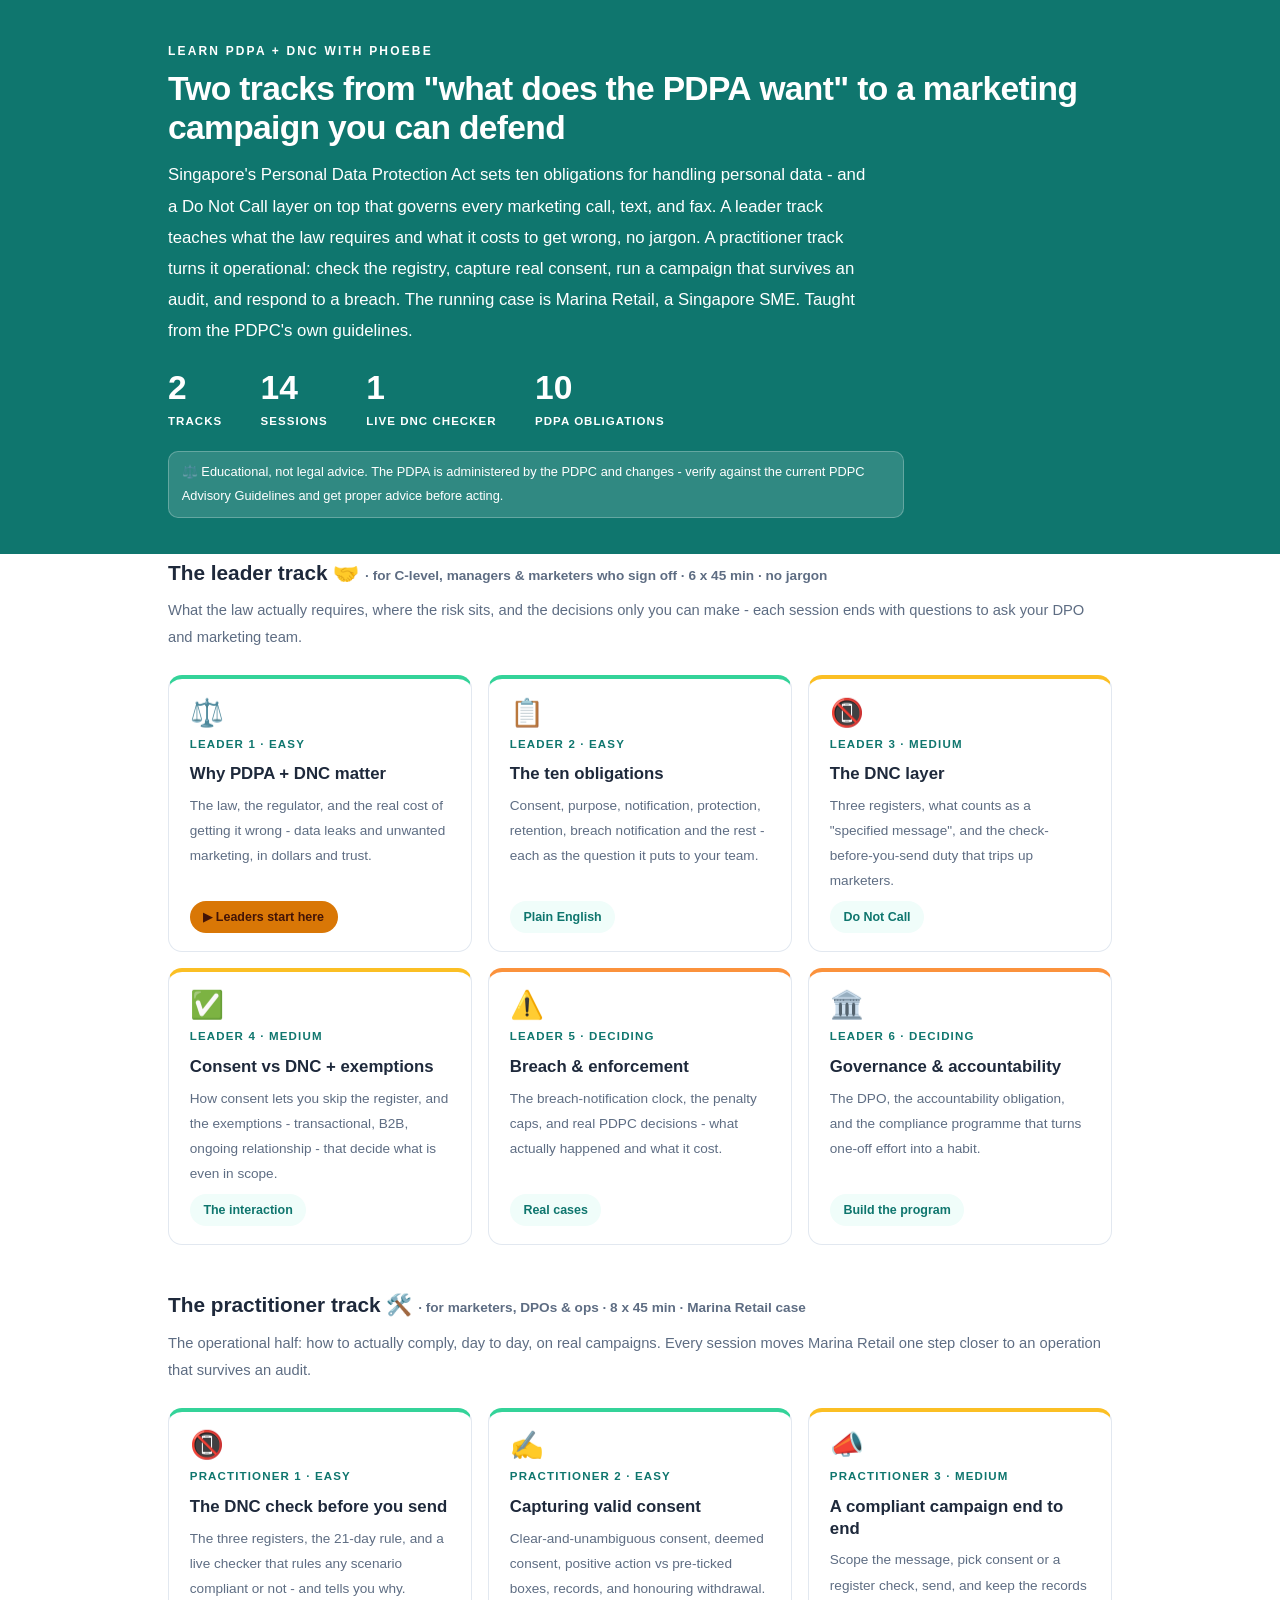
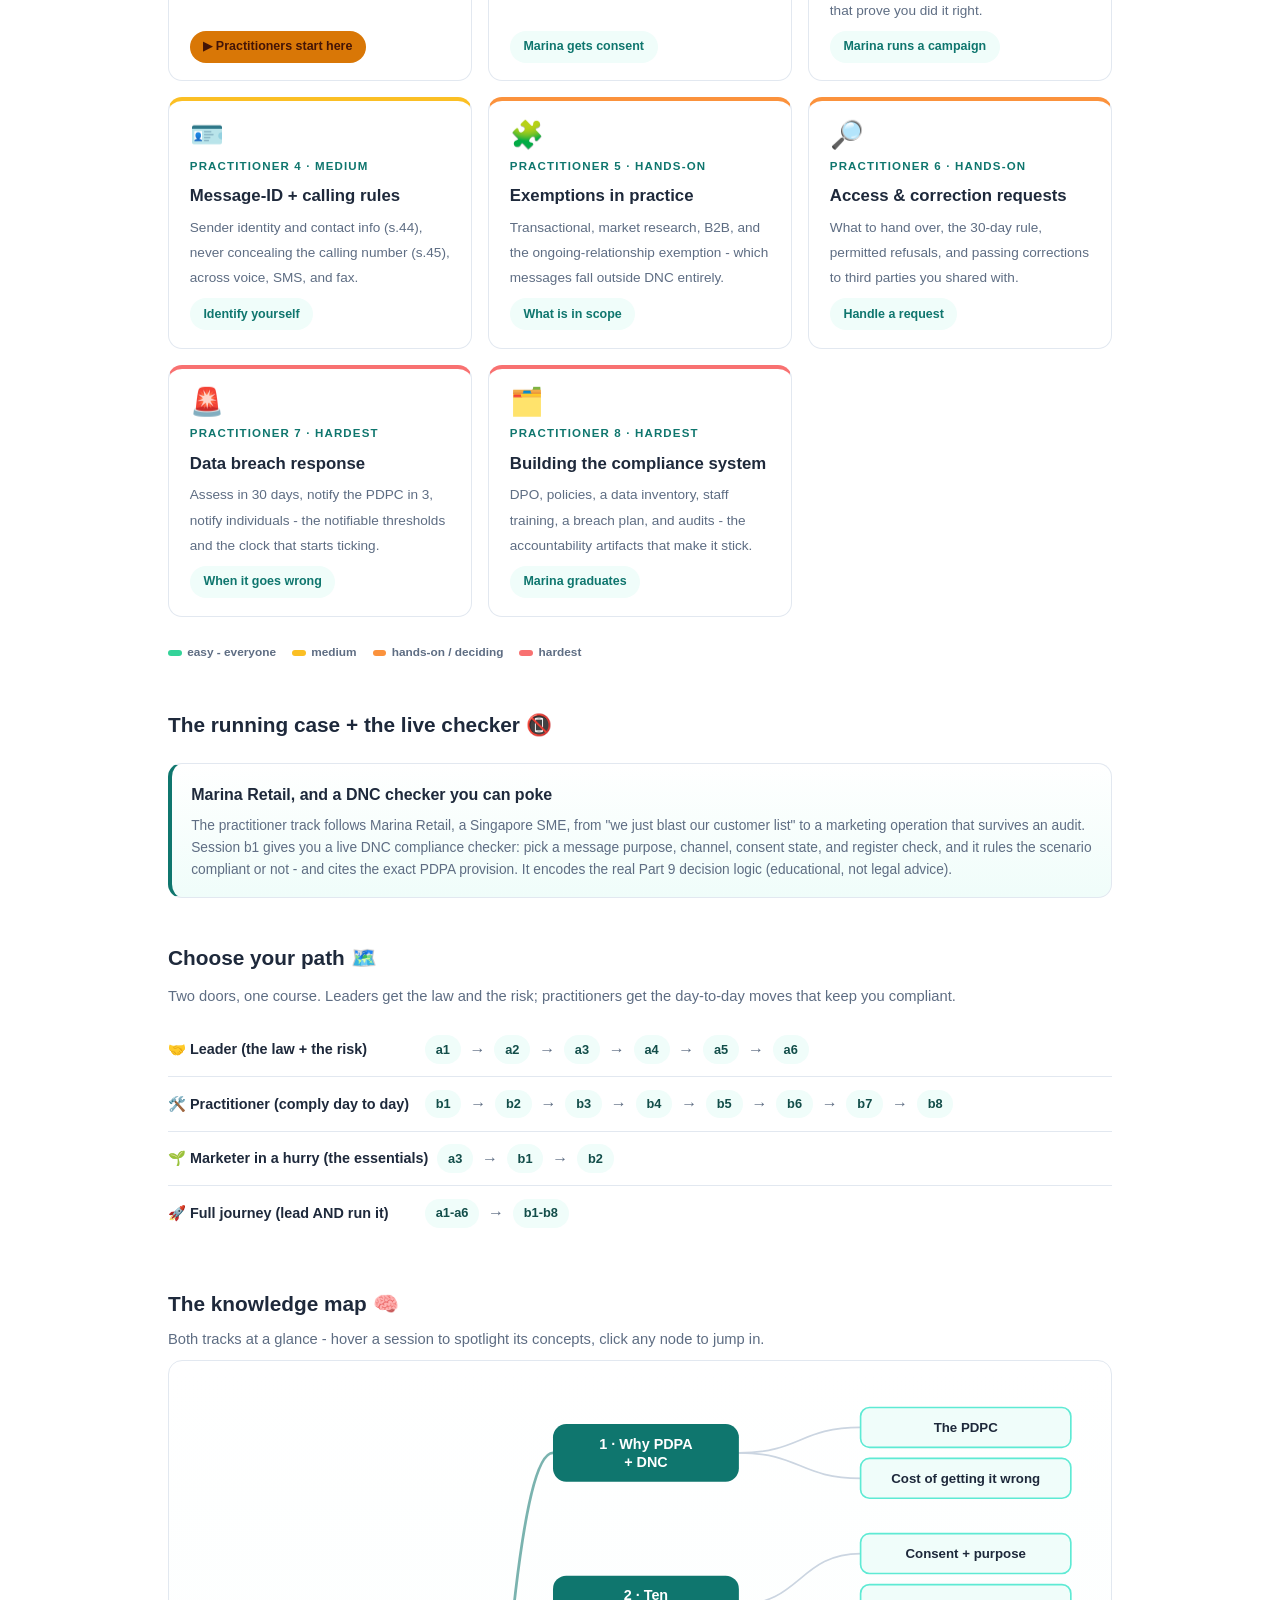
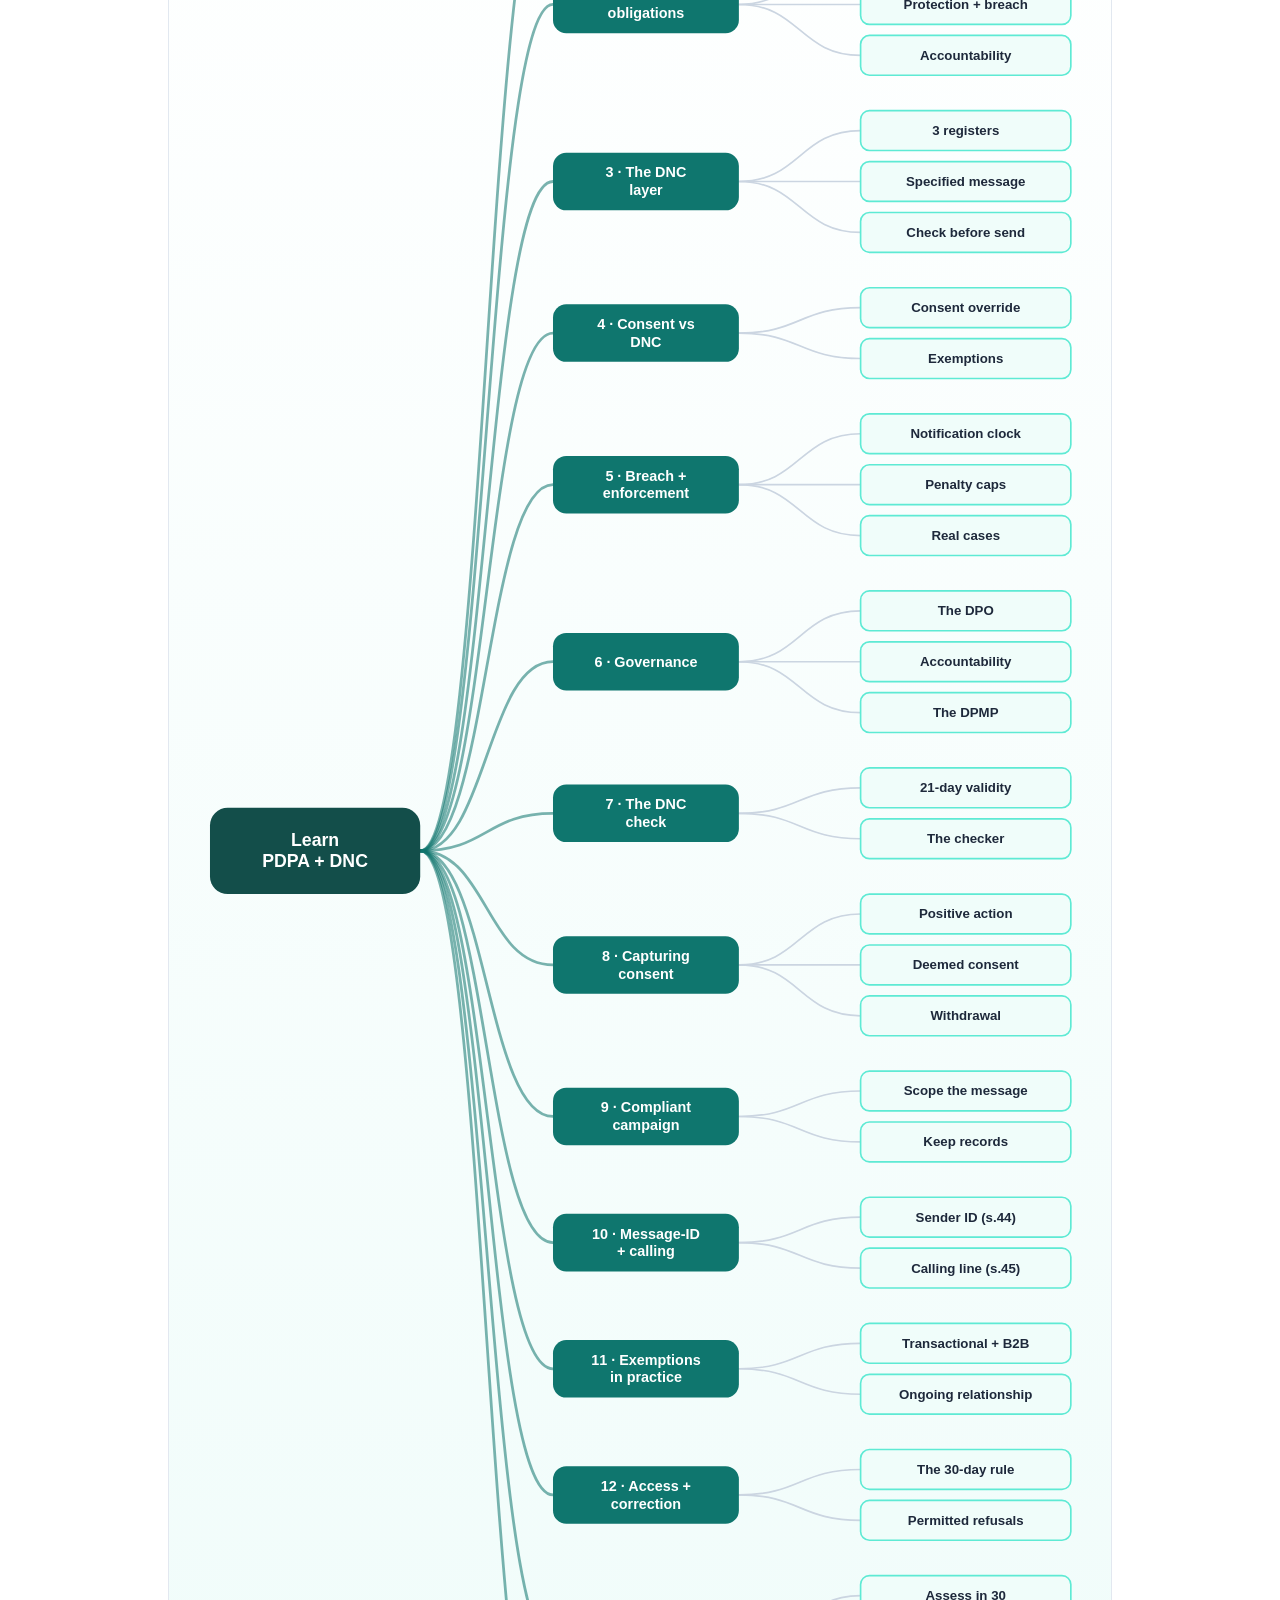
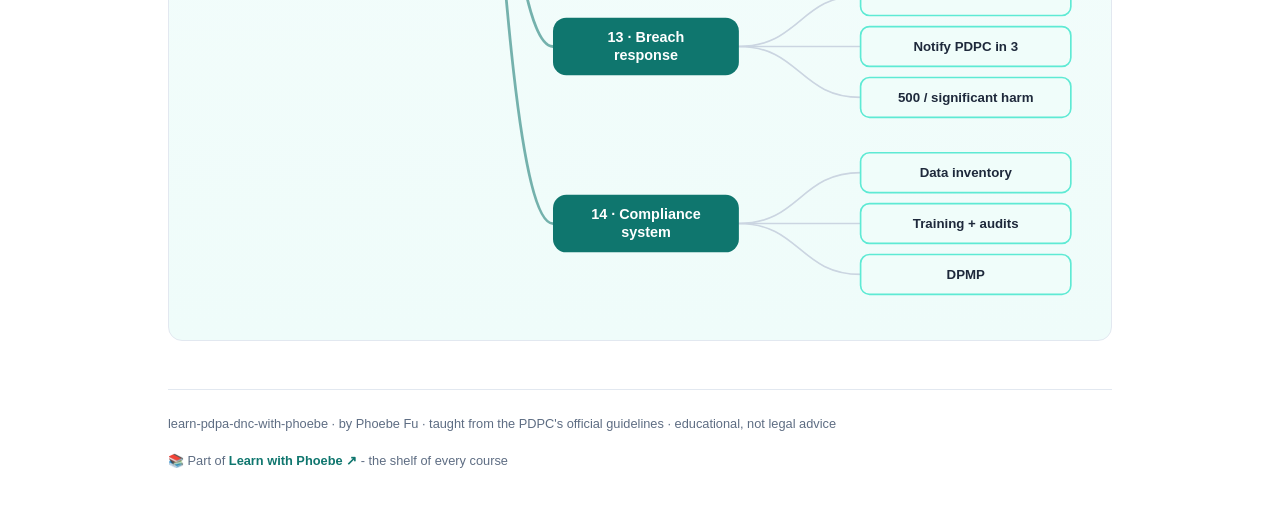
<file: index.html>
<!DOCTYPE html>
<html lang="en">
<head>
<meta charset="UTF-8">
<meta name="viewport" content="width=device-width, initial-scale=1.0">
<!-- social:start -->
<meta name="description" content="Singapore&#x27;s Personal Data Protection Act sets ten obligations for handling personal data - and a Do Not Call layer on top that governs every marketing call, text, and fax. A leader track teaches...">
<meta property="og:type" content="article">
<meta property="og:site_name" content="Learn with Phoebe">
<meta property="og:title" content="learn PDPA + DNC with phoebe - a two-track course on Singapore data protection">
<meta property="og:description" content="Singapore&#x27;s Personal Data Protection Act sets ten obligations for handling personal data - and a Do Not Call layer on top that governs every marketing call, text, and fax. A leader track teaches...">
<meta property="og:url" content="https://phoebefu6.github.io/learn-pdpa-dnc-with-phoebe/">
<meta property="og:image" content="https://phoebefu6.github.io/learn-pdpa-dnc-with-phoebe/assets/og-cover.png">
<meta property="og:image:width" content="1200">
<meta property="og:image:height" content="630">
<meta name="twitter:card" content="summary_large_image">
<meta name="twitter:title" content="learn PDPA + DNC with phoebe - a two-track course on Singapore data protection">
<meta name="twitter:description" content="Singapore&#x27;s Personal Data Protection Act sets ten obligations for handling personal data - and a Do Not Call layer on top that governs every marketing call, text, and fax. A leader track teaches...">
<meta name="twitter:image" content="https://phoebefu6.github.io/learn-pdpa-dnc-with-phoebe/assets/og-cover.png">
<!-- social:end -->
<title>learn PDPA + DNC with phoebe - a two-track course on Singapore data protection</title>
<link rel="stylesheet" href="assets/style.css?v=28">
<style>
  .stats-row { display: flex; gap: 2.4rem; margin-top: 1.5rem; flex-wrap: wrap; }
  .stat b { display: block; font-size: 2.1rem; font-weight: 800; line-height: 1.05; font-variant-numeric: tabular-nums; }
  .stat span { font-size: .72rem; opacity: 1; text-transform: uppercase; letter-spacing: .09em; font-weight: 600; }
  .lawnote { margin-top: 1rem; font-size: .8rem; background: rgba(255,255,255,.14); border: 1px solid rgba(255,255,255,.25); border-radius: 10px; padding: .55rem .8rem; max-width: 46rem; }

  .course-grid { display: grid; grid-template-columns: repeat(auto-fit, minmax(17rem, 1fr)); gap: 1rem; margin-top: 1.5rem; }
  .course-card { border: 1px solid var(--hairline); border-top: 4px solid var(--diff, var(--indigo)); border-radius: var(--radius); padding: 1.2rem 1.3rem 1.1rem; display: flex; flex-direction: column; gap: .5rem; text-decoration: none; color: var(--ink); background: #fff; transition: box-shadow .15s ease, border-color .15s ease, transform .15s ease; position: relative; }
  .course-card:hover { border-color: var(--indigo-soft); border-top-color: var(--diff, var(--indigo)); box-shadow: 0 8px 28px rgba(15,118,110,.14); transform: translateY(-3px); }
  .course-card .cicon { font-size: 1.7rem; line-height: 1; }
  .course-card .cnum { font-size: .72rem; font-weight: 700; color: var(--indigo); text-transform: uppercase; letter-spacing: .1em; }
  .course-card h3 { font-size: 1.05rem; font-weight: 800; line-height: 1.3; }
  .course-card p { font-size: .85rem; color: var(--muted); flex: 1; }
  .course-card .meta { display: flex; gap: .4rem; flex-wrap: wrap; }

  .diff-legend { display: flex; gap: 1rem; margin-top: 1.6rem; font-size: .74rem; color: var(--muted); font-weight: 600; flex-wrap: wrap; }
  .diff-legend i { display: inline-block; width: .85rem; height: .35rem; border-radius: 999px; margin-right: .35rem; vertical-align: middle; }

  .paths { margin-top: 2.6rem; }
  .paths h2 { font-size: 1.3rem; font-weight: 800; margin-bottom: .3rem; }
  .paths .plede { color: var(--muted); font-size: .92rem; margin-bottom: .8rem; }
  .path { display: flex; gap: .55rem; align-items: center; padding: .75rem 0; border-bottom: .5px solid var(--hairline); flex-wrap: wrap; }
  .path:last-child { border-bottom: none; }
  .path b { min-width: 15.5rem; font-size: .9rem; }
  .path .pstep { background: var(--indigo-50); color: var(--indigo-deep); border-radius: 999px; padding: .16rem .68rem; font-weight: 700; font-size: .8rem; text-decoration: none; transition: all .12s ease; }
  .path .pstep:hover { background: var(--indigo); color: #fff; }
  .path .parr { color: var(--muted); font-weight: 700; }

  .rp-card { border: 1px solid var(--hairline); border-left: 4px solid var(--indigo); border-radius: var(--radius); padding: 1rem 1.2rem; background: linear-gradient(180deg,#fff,var(--indigo-50)); margin-top: 1.2rem; }
  .rp-card h4 { font-size: 1rem; font-weight: 800; margin-bottom: .3rem; }
  .rp-card p { font-size: .86rem; color: var(--muted); line-height: 1.6; }

  .mm-section { margin-top: 1.6rem; }
  .mm-section h2 { font-size: 1.3rem; font-weight: 800; margin-bottom: .2rem; }
  .mm-section .mm-lede { color: var(--muted); font-size: .92rem; margin-bottom: .4rem; }
  .mm-wrap { border: 1px solid var(--hairline); border-radius: var(--radius); background: linear-gradient(180deg,#fff,#EFFCFA); padding: .6rem; overflow-x: auto; }
  .mm-svg { width: 100%; height: auto; display: block; max-width: 60rem; margin: 0 auto; min-width: 34rem; }
  .mm-link { cursor: pointer; text-decoration: none; }
  .mm-node rect { transition: opacity .15s ease, filter .15s ease; }
  .mm-node text { pointer-events: none; }
  .mm-link:hover .mm-node rect { filter: brightness(1.06); }
  .mm-edge { transition: opacity .15s ease; }
</style>
</head>
<body>

<header class="masthead">
  <div class="wrap">
    <div class="eyebrow">Learn PDPA + DNC with Phoebe</div>
    <h1>Two tracks from "what does the PDPA want" to a marketing campaign you can defend</h1>
    <p class="sub">Singapore's Personal Data Protection Act sets ten obligations for handling personal data - and a Do Not Call layer on top that governs every marketing call, text, and fax. A leader track teaches what the law requires and what it costs to get wrong, no jargon. A practitioner track turns it operational: check the registry, capture real consent, run a campaign that survives an audit, and respond to a breach. The running case is Marina Retail, a Singapore SME. Taught from the PDPC's own guidelines.</p>
    <div class="stats-row">
      <div class="stat"><b data-count="2">2</b><span>tracks</span></div>
      <div class="stat"><b data-count="14">14</b><span>sessions</span></div>
      <div class="stat"><b data-count="1">1</b><span>live DNC checker</span></div>
      <div class="stat"><b data-count="10">10</b><span>PDPA obligations</span></div>
    </div>
    <div class="lawnote">⚖️ Educational, not legal advice. The PDPA is administered by the PDPC and changes - verify against the current PDPC Advisory Guidelines and get proper advice before acting.</div>
  </div>
</header>

<main class="wrap">

  <section class="section">
    <div class="paths" style="margin-top:0">
      <h2>The leader track 🤝 <span style="font-size:.85rem;font-weight:600;color:var(--muted)">· for C-level, managers &amp; marketers who sign off · 6 x 45 min · no jargon</span></h2>
      <p class="plede">What the law actually requires, where the risk sits, and the decisions only you can make - each session ends with questions to ask your DPO and marketing team.</p>
    </div>
    <div class="course-grid">
      <a class="course-card" href="courses/a1-why-pdpa-dnc.html" style="--diff:#34D399">
        <span class="cicon">⚖️</span><span class="cnum">Leader 1 · easy</span>
        <h3>Why PDPA + DNC matter</h3>
        <p>The law, the regulator, and the real cost of getting it wrong - data leaks and unwanted marketing, in dollars and trust.</p>
        <span class="meta"><span class="pill amber">▶ Leaders start here</span></span>
      </a>
      <a class="course-card" href="courses/a2-pdpa-obligations.html" style="--diff:#34D399">
        <span class="cicon">📋</span><span class="cnum">Leader 2 · easy</span>
        <h3>The ten obligations</h3>
        <p>Consent, purpose, notification, protection, retention, breach notification and the rest - each as the question it puts to your team.</p>
        <span class="meta"><span class="pill light">Plain English</span></span>
      </a>
      <a class="course-card" href="courses/a3-dnc-layer.html" style="--diff:#FBBF24">
        <span class="cicon">📵</span><span class="cnum">Leader 3 · medium</span>
        <h3>The DNC layer</h3>
        <p>Three registers, what counts as a "specified message", and the check-before-you-send duty that trips up marketers.</p>
        <span class="meta"><span class="pill light">Do Not Call</span></span>
      </a>
      <a class="course-card" href="courses/a4-consent-exemptions.html" style="--diff:#FBBF24">
        <span class="cicon">✅</span><span class="cnum">Leader 4 · medium</span>
        <h3>Consent vs DNC + exemptions</h3>
        <p>How consent lets you skip the register, and the exemptions - transactional, B2B, ongoing relationship - that decide what is even in scope.</p>
        <span class="meta"><span class="pill light">The interaction</span></span>
      </a>
      <a class="course-card" href="courses/a5-breach-enforcement.html" style="--diff:#FB923C">
        <span class="cicon">⚠️</span><span class="cnum">Leader 5 · deciding</span>
        <h3>Breach &amp; enforcement</h3>
        <p>The breach-notification clock, the penalty caps, and real PDPC decisions - what actually happened and what it cost.</p>
        <span class="meta"><span class="pill light">Real cases</span></span>
      </a>
      <a class="course-card" href="courses/a6-governance.html" style="--diff:#FB923C">
        <span class="cicon">🏛️</span><span class="cnum">Leader 6 · deciding</span>
        <h3>Governance &amp; accountability</h3>
        <p>The DPO, the accountability obligation, and the compliance programme that turns one-off effort into a habit.</p>
        <span class="meta"><span class="pill light">Build the program</span></span>
      </a>
    </div>

    <div class="paths">
      <h2>The practitioner track 🛠️ <span style="font-size:.85rem;font-weight:600;color:var(--muted)">· for marketers, DPOs &amp; ops · 8 x 45 min · Marina Retail case</span></h2>
      <p class="plede">The operational half: how to actually comply, day to day, on real campaigns. Every session moves Marina Retail one step closer to an operation that survives an audit.</p>
    </div>
    <div class="course-grid">
      <a class="course-card" href="courses/b1-dnc-check.html" style="--diff:#34D399">
        <span class="cicon">📵</span><span class="cnum">Practitioner 1 · easy</span>
        <h3>The DNC check before you send</h3>
        <p>The three registers, the 21-day rule, and a live checker that rules any scenario compliant or not - and tells you why.</p>
        <span class="meta"><span class="pill amber">▶ Practitioners start here</span></span>
      </a>
      <a class="course-card" href="courses/b2-consent.html" style="--diff:#34D399">
        <span class="cicon">✍️</span><span class="cnum">Practitioner 2 · easy</span>
        <h3>Capturing valid consent</h3>
        <p>Clear-and-unambiguous consent, deemed consent, positive action vs pre-ticked boxes, records, and honouring withdrawal.</p>
        <span class="meta"><span class="pill light">Marina gets consent</span></span>
      </a>
      <a class="course-card" href="courses/b3-compliant-campaign.html" style="--diff:#FBBF24">
        <span class="cicon">📣</span><span class="cnum">Practitioner 3 · medium</span>
        <h3>A compliant campaign end to end</h3>
        <p>Scope the message, pick consent or a register check, send, and keep the records that prove you did it right.</p>
        <span class="meta"><span class="pill light">Marina runs a campaign</span></span>
      </a>
      <a class="course-card" href="courses/b4-message-id-rules.html" style="--diff:#FBBF24">
        <span class="cicon">🪪</span><span class="cnum">Practitioner 4 · medium</span>
        <h3>Message-ID + calling rules</h3>
        <p>Sender identity and contact info (s.44), never concealing the calling number (s.45), across voice, SMS, and fax.</p>
        <span class="meta"><span class="pill light">Identify yourself</span></span>
      </a>
      <a class="course-card" href="courses/b5-exemptions-practice.html" style="--diff:#FB923C">
        <span class="cicon">🧩</span><span class="cnum">Practitioner 5 · hands-on</span>
        <h3>Exemptions in practice</h3>
        <p>Transactional, market research, B2B, and the ongoing-relationship exemption - which messages fall outside DNC entirely.</p>
        <span class="meta"><span class="pill light">What is in scope</span></span>
      </a>
      <a class="course-card" href="courses/b6-access-correction.html" style="--diff:#FB923C">
        <span class="cicon">🔎</span><span class="cnum">Practitioner 6 · hands-on</span>
        <h3>Access &amp; correction requests</h3>
        <p>What to hand over, the 30-day rule, permitted refusals, and passing corrections to third parties you shared with.</p>
        <span class="meta"><span class="pill light">Handle a request</span></span>
      </a>
      <a class="course-card" href="courses/b7-breach-response.html" style="--diff:#F87171">
        <span class="cicon">🚨</span><span class="cnum">Practitioner 7 · hardest</span>
        <h3>Data breach response</h3>
        <p>Assess in 30 days, notify the PDPC in 3, notify individuals - the notifiable thresholds and the clock that starts ticking.</p>
        <span class="meta"><span class="pill light">When it goes wrong</span></span>
      </a>
      <a class="course-card" href="courses/b8-compliance-system.html" style="--diff:#F87171">
        <span class="cicon">🗂️</span><span class="cnum">Practitioner 8 · hardest</span>
        <h3>Building the compliance system</h3>
        <p>DPO, policies, a data inventory, staff training, a breach plan, and audits - the accountability artifacts that make it stick.</p>
        <span class="meta"><span class="pill light">Marina graduates</span></span>
      </a>
    </div>
    <div class="diff-legend">
      <span><i style="background:#34D399"></i>easy - everyone</span>
      <span><i style="background:#FBBF24"></i>medium</span>
      <span><i style="background:#FB923C"></i>hands-on / deciding</span>
      <span><i style="background:#F87171"></i>hardest</span>
    </div>

    <div class="paths">
      <h2>The running case + the live checker 📵</h2>
      <div class="rp-card">
        <h4>Marina Retail, and a DNC checker you can poke</h4>
        <p>The practitioner track follows Marina Retail, a Singapore SME, from "we just blast our customer list" to a marketing operation that survives an audit. Session b1 gives you a live DNC compliance checker: pick a message purpose, channel, consent state, and register check, and it rules the scenario compliant or not - and cites the exact PDPA provision. It encodes the real Part 9 decision logic (educational, not legal advice).</p>
      </div>
    </div>

    <div class="paths">
      <h2>Choose your path 🗺️</h2>
      <p class="plede">Two doors, one course. Leaders get the law and the risk; practitioners get the day-to-day moves that keep you compliant.</p>
      <div class="path"><b>🤝 Leader (the law + the risk)</b>
        <a class="pstep" href="courses/a1-why-pdpa-dnc.html">a1</a><span class="parr">→</span>
        <a class="pstep" href="courses/a2-pdpa-obligations.html">a2</a><span class="parr">→</span>
        <a class="pstep" href="courses/a3-dnc-layer.html">a3</a><span class="parr">→</span>
        <a class="pstep" href="courses/a4-consent-exemptions.html">a4</a><span class="parr">→</span>
        <a class="pstep" href="courses/a5-breach-enforcement.html">a5</a><span class="parr">→</span>
        <a class="pstep" href="courses/a6-governance.html">a6</a>
      </div>
      <div class="path"><b>🛠️ Practitioner (comply day to day)</b>
        <a class="pstep" href="courses/b1-dnc-check.html">b1</a><span class="parr">→</span>
        <a class="pstep" href="courses/b2-consent.html">b2</a><span class="parr">→</span>
        <a class="pstep" href="courses/b3-compliant-campaign.html">b3</a><span class="parr">→</span>
        <a class="pstep" href="courses/b4-message-id-rules.html">b4</a><span class="parr">→</span>
        <a class="pstep" href="courses/b5-exemptions-practice.html">b5</a><span class="parr">→</span>
        <a class="pstep" href="courses/b6-access-correction.html">b6</a><span class="parr">→</span>
        <a class="pstep" href="courses/b7-breach-response.html">b7</a><span class="parr">→</span>
        <a class="pstep" href="courses/b8-compliance-system.html">b8</a>
      </div>
      <div class="path"><b>🌱 Marketer in a hurry (the essentials)</b>
        <a class="pstep" href="courses/a3-dnc-layer.html">a3</a><span class="parr">→</span>
        <a class="pstep" href="courses/b1-dnc-check.html">b1</a><span class="parr">→</span>
        <a class="pstep" href="courses/b2-consent.html">b2</a>
      </div>
      <div class="path"><b>🚀 Full journey (lead AND run it)</b>
        <a class="pstep" href="courses/a1-why-pdpa-dnc.html">a1-a6</a><span class="parr">→</span>
        <a class="pstep" href="courses/b1-dnc-check.html">b1-b8</a>
      </div>
    </div>
  </section>

  <section class="section mm-section">
    <h2>The knowledge map 🧠</h2>
    <p class="mm-lede">Both tracks at a glance - hover a session to spotlight its concepts, click any node to jump in.</p>
    <div class="mm-wrap"><div id="mindmap"></div></div>
  </section>

  <footer class="pagefoot">
    <span>learn-pdpa-dnc-with-phoebe · by Phoebe Fu · taught from the PDPC's official guidelines · educational, not legal advice</span>
    <span>📚 Part of <a href="https://phoebefu6.github.io/learn-with-phoebe/">Learn with Phoebe ↗</a> - the shelf of every course</span>
  </footer>
</main>

<script>
window.MINDMAP_DATA = {
  title: "Learn\nPDPA + DNC",
  centerColor: "#134E4A",
  sessions: [
    { label: "Why PDPA\n+ DNC", href: "courses/a1-why-pdpa-dnc.html", color: "#34D399",
      concepts: [ { label: "The PDPC", href: "courses/a1-why-pdpa-dnc.html" }, { label: "Cost of getting it wrong", href: "courses/a1-why-pdpa-dnc.html" } ] },
    { label: "Ten\nobligations", href: "courses/a2-pdpa-obligations.html", color: "#34D399",
      concepts: [ { label: "Consent + purpose", href: "courses/a2-pdpa-obligations.html" }, { label: "Protection + breach", href: "courses/a2-pdpa-obligations.html" }, { label: "Accountability", href: "courses/a2-pdpa-obligations.html" } ] },
    { label: "The DNC\nlayer", href: "courses/a3-dnc-layer.html", color: "#FBBF24",
      concepts: [ { label: "3 registers", href: "courses/a3-dnc-layer.html" }, { label: "Specified message", href: "courses/a3-dnc-layer.html" }, { label: "Check before send", href: "courses/a3-dnc-layer.html" } ] },
    { label: "Consent vs\nDNC", href: "courses/a4-consent-exemptions.html", color: "#FBBF24",
      concepts: [ { label: "Consent override", href: "courses/a4-consent-exemptions.html" }, { label: "Exemptions", href: "courses/a4-consent-exemptions.html" } ] },
    { label: "Breach +\nenforcement", href: "courses/a5-breach-enforcement.html", color: "#FB923C",
      concepts: [ { label: "Notification clock", href: "courses/a5-breach-enforcement.html" }, { label: "Penalty caps", href: "courses/a5-breach-enforcement.html" }, { label: "Real cases", href: "courses/a5-breach-enforcement.html" } ] },
    { label: "Governance", href: "courses/a6-governance.html", color: "#FB923C",
      concepts: [ { label: "The DPO", href: "courses/a6-governance.html" }, { label: "Accountability", href: "courses/a6-governance.html" }, { label: "The DPMP", href: "courses/a6-governance.html" } ] },
    { label: "The DNC\ncheck", href: "courses/b1-dnc-check.html", color: "#34D399",
      concepts: [ { label: "21-day validity", href: "courses/b1-dnc-check.html" }, { label: "The checker", href: "courses/b1-dnc-check.html" } ] },
    { label: "Capturing\nconsent", href: "courses/b2-consent.html", color: "#34D399",
      concepts: [ { label: "Positive action", href: "courses/b2-consent.html" }, { label: "Deemed consent", href: "courses/b2-consent.html" }, { label: "Withdrawal", href: "courses/b2-consent.html" } ] },
    { label: "Compliant\ncampaign", href: "courses/b3-compliant-campaign.html", color: "#FBBF24",
      concepts: [ { label: "Scope the message", href: "courses/b3-compliant-campaign.html" }, { label: "Keep records", href: "courses/b3-compliant-campaign.html" } ] },
    { label: "Message-ID\n+ calling", href: "courses/b4-message-id-rules.html", color: "#FBBF24",
      concepts: [ { label: "Sender ID (s.44)", href: "courses/b4-message-id-rules.html" }, { label: "Calling line (s.45)", href: "courses/b4-message-id-rules.html" } ] },
    { label: "Exemptions\nin practice", href: "courses/b5-exemptions-practice.html", color: "#FB923C",
      concepts: [ { label: "Transactional + B2B", href: "courses/b5-exemptions-practice.html" }, { label: "Ongoing relationship", href: "courses/b5-exemptions-practice.html" } ] },
    { label: "Access +\ncorrection", href: "courses/b6-access-correction.html", color: "#FB923C",
      concepts: [ { label: "The 30-day rule", href: "courses/b6-access-correction.html" }, { label: "Permitted refusals", href: "courses/b6-access-correction.html" } ] },
    { label: "Breach\nresponse", href: "courses/b7-breach-response.html", color: "#F87171",
      concepts: [ { label: "Assess in 30", href: "courses/b7-breach-response.html" }, { label: "Notify PDPC in 3", href: "courses/b7-breach-response.html" }, { label: "500 / significant harm", href: "courses/b7-breach-response.html" } ] },
    { label: "Compliance\nsystem", href: "courses/b8-compliance-system.html", color: "#F87171",
      concepts: [ { label: "Data inventory", href: "courses/b8-compliance-system.html" }, { label: "Training + audits", href: "courses/b8-compliance-system.html" }, { label: "DPMP", href: "courses/b8-compliance-system.html" } ] }
  ]
};
</script>
<script src="assets/mindmap.js?v=6"></script>
<script src="assets/app.js?v=25"></script>
</body>
</html>
</file>
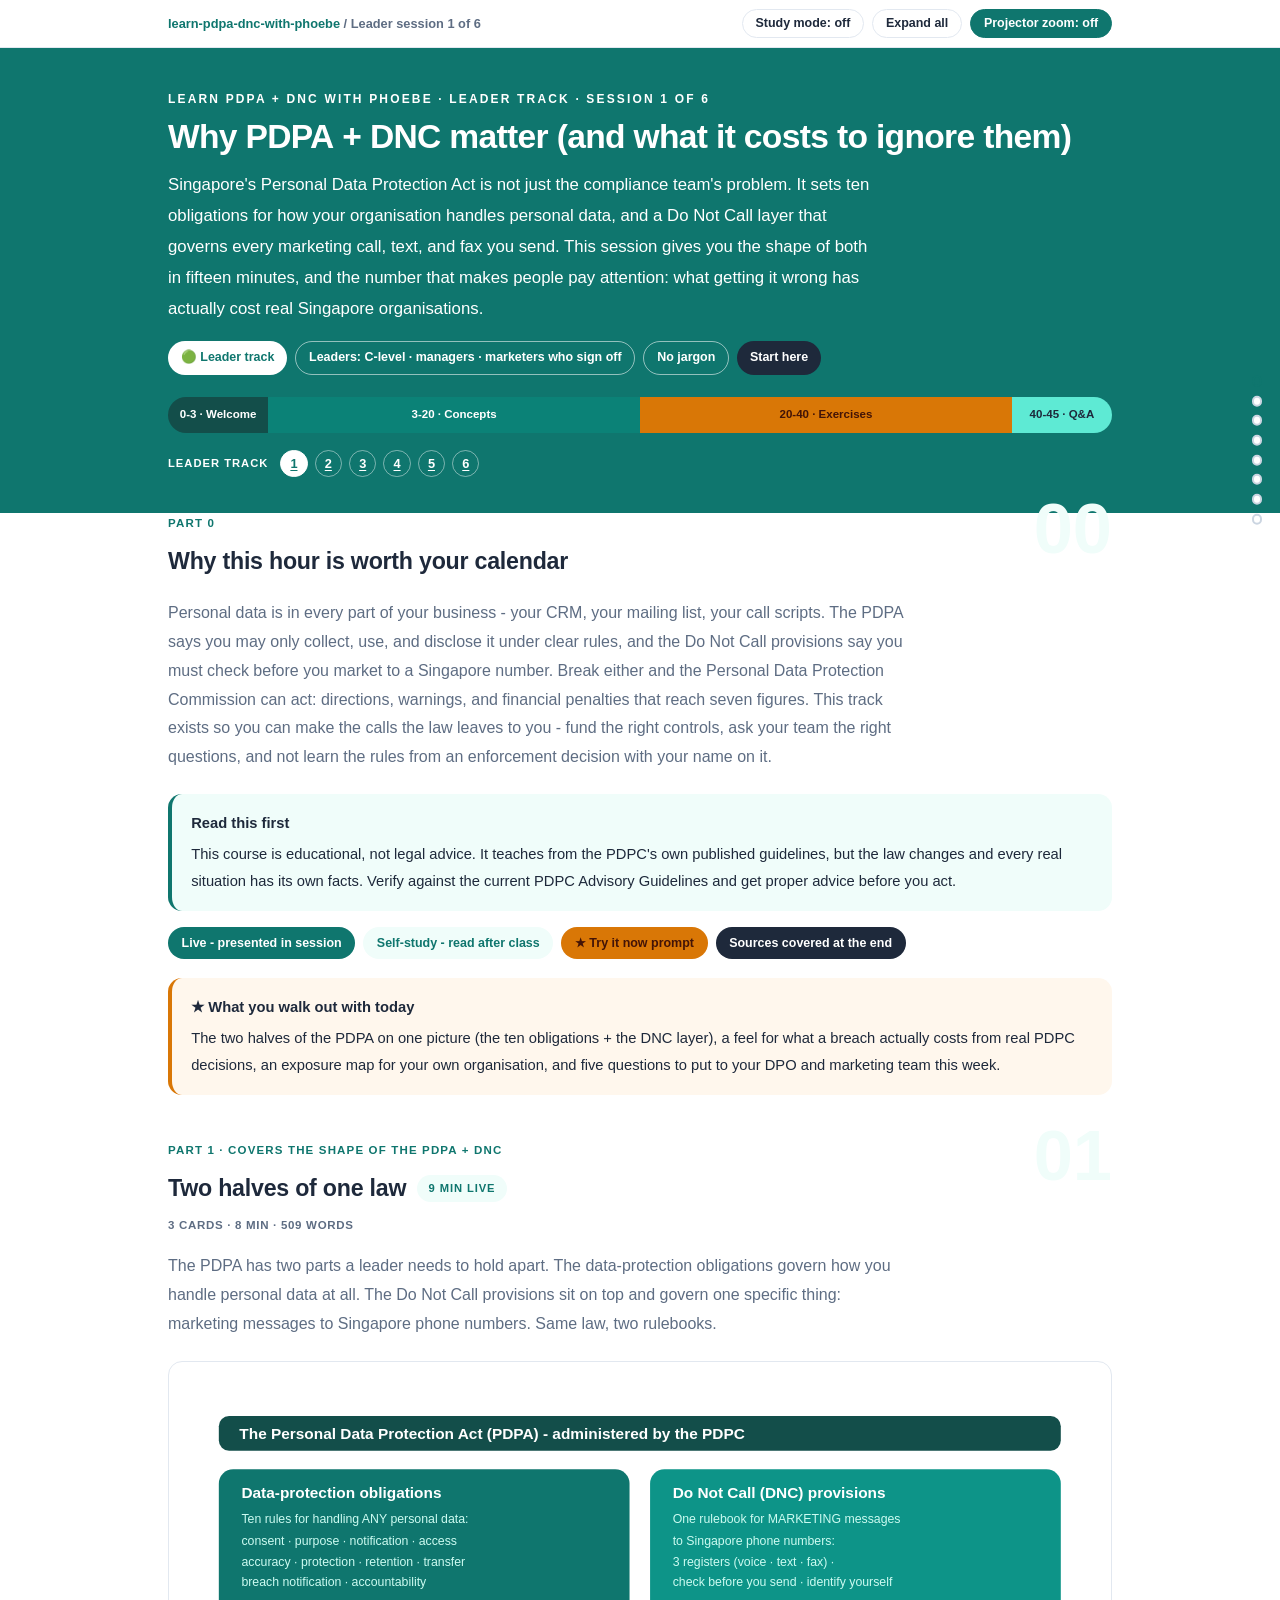
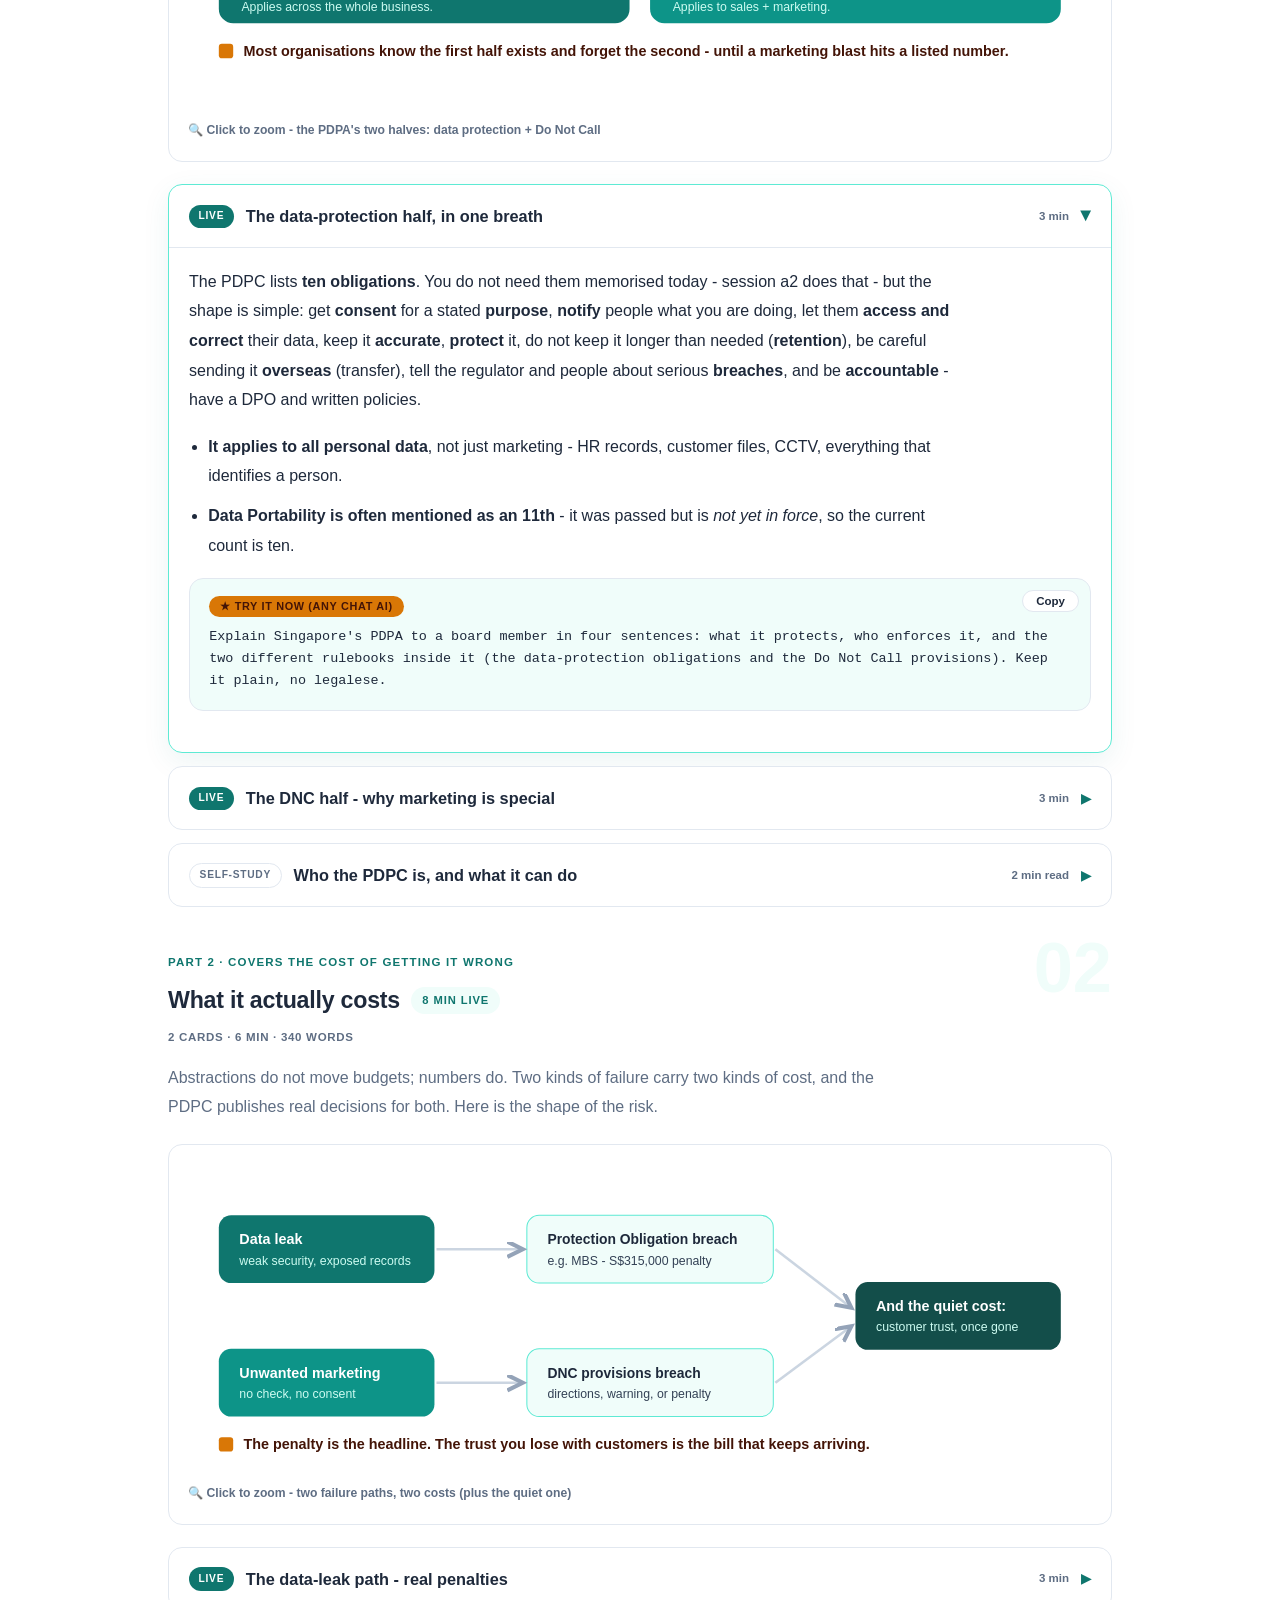
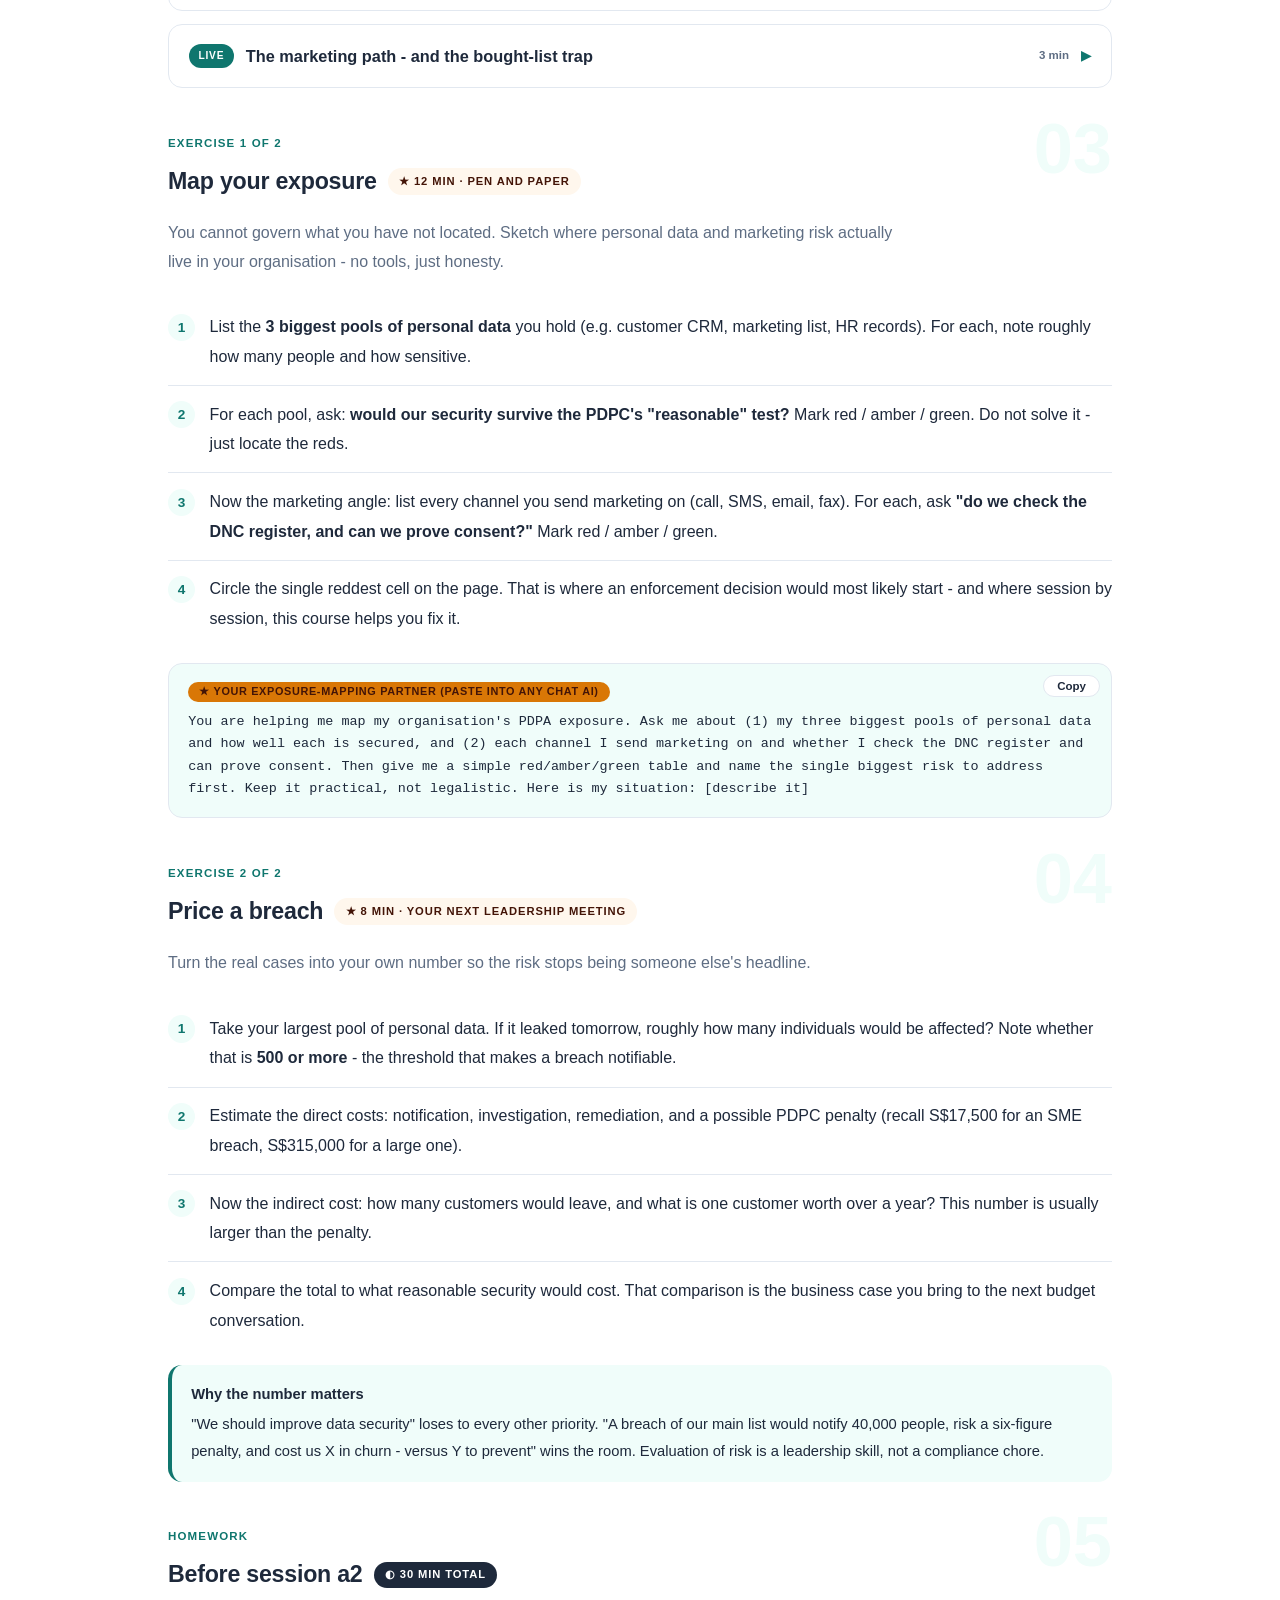
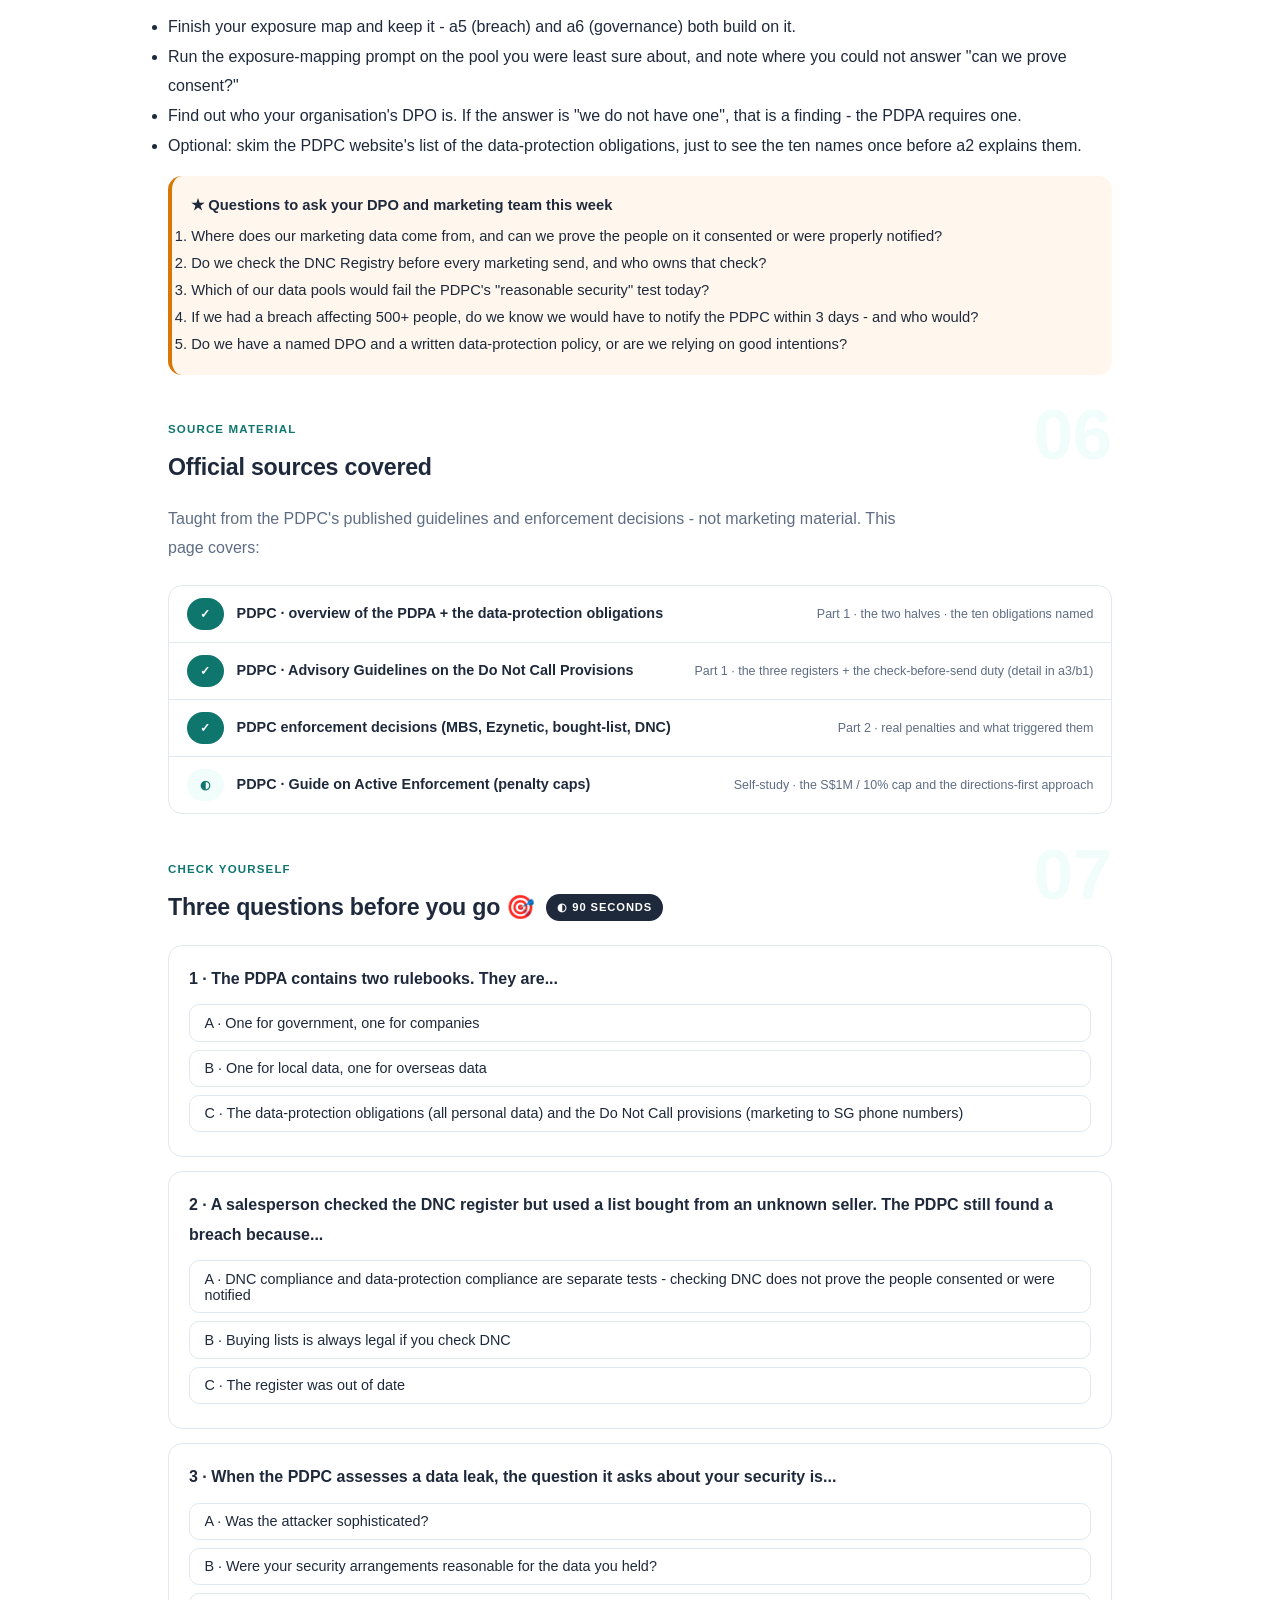
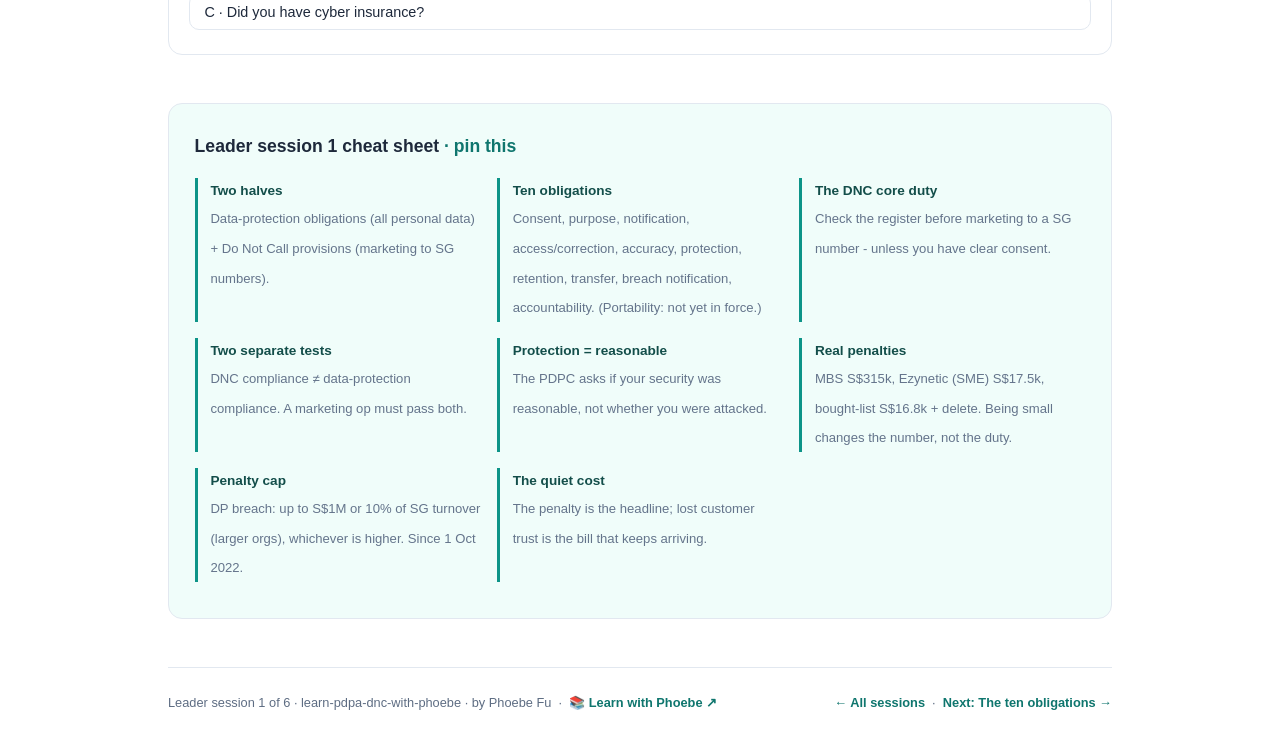
<file: courses/a1-why-pdpa-dnc.html>
<!DOCTYPE html>
<html lang="en">
<head>
<meta charset="UTF-8">
<meta name="viewport" content="width=device-width, initial-scale=1.0">
<!-- social:start -->
<meta name="description" content="Leader session 1 of 6. Personal data is in every part of your business - your CRM, your mailing list, your call scripts. The PDPA says you may only collect, use, and disclose it under clear rules...">
<meta property="og:type" content="article">
<meta property="og:site_name" content="Learn with Phoebe">
<meta property="og:title" content="Why PDPA + DNC matter (and what it costs to ignore them) - learn PDPA + DNC with phoebe">
<meta property="og:description" content="Leader session 1 of 6. Personal data is in every part of your business - your CRM, your mailing list, your call scripts. The PDPA says you may only collect, use, and disclose it under clear rules...">
<meta property="og:url" content="https://phoebefu6.github.io/learn-pdpa-dnc-with-phoebe/courses/a1-why-pdpa-dnc.html">
<meta property="og:image" content="https://phoebefu6.github.io/learn-pdpa-dnc-with-phoebe/assets/og-cover.png">
<meta property="og:image:width" content="1200">
<meta property="og:image:height" content="630">
<meta name="twitter:card" content="summary_large_image">
<meta name="twitter:title" content="Why PDPA + DNC matter (and what it costs to ignore them) - learn PDPA + DNC with phoebe">
<meta name="twitter:description" content="Leader session 1 of 6. Personal data is in every part of your business - your CRM, your mailing list, your call scripts. The PDPA says you may only collect, use, and disclose it under clear rules...">
<meta name="twitter:image" content="https://phoebefu6.github.io/learn-pdpa-dnc-with-phoebe/assets/og-cover.png">
<!-- social:end -->
<title>Leader session 1 · Why PDPA + DNC matter - learn PDPA + DNC with phoebe</title>
<link rel="stylesheet" href="../assets/style.css?v=27">
</head>
<body>

<div class="toolbar">
  <div class="wrap">
    <span class="crumb"><a href="../index.html">learn-pdpa-dnc-with-phoebe</a> / Leader session 1 of 6</span>
    <button class="btn" id="toggle-all" type="button">Expand all</button>
    <button class="btn primary" id="zoom-toggle" type="button">Projector zoom: off</button>
  </div>
</div>

<header class="masthead">
  <div class="wrap">
    <div class="eyebrow">Learn PDPA + DNC with Phoebe · Leader track · Session 1 of 6</div>
    <h1>Why PDPA + DNC matter <span class="accent">(and what it costs to ignore them)</span></h1>
    <p class="sub">Singapore's Personal Data Protection Act is not just the compliance team's problem. It sets ten obligations for how your organisation handles personal data, and a Do Not Call layer that governs every marketing call, text, and fax you send. This session gives you the shape of both in fifteen minutes, and the number that makes people pay attention: what getting it wrong has actually cost real Singapore organisations.</p>
    <div class="chip-row">
      <span class="chip level">🟢 Leader track</span>
      <span class="chip audience">Leaders: C-level · managers · marketers who sign off</span>
      <span class="chip audience">No jargon</span>
      <span class="chip time">Start here</span>
    </div>
    <div class="agenda">
      <span class="a1" style="flex:1">0-3 · Welcome</span>
      <span class="a2" style="flex:4">3-20 · Concepts</span>
      <span class="a3" style="flex:4">20-40 · Exercises</span>
      <span class="a4" style="flex:1">40-45 · Q&amp;A</span>
    </div>
  </div>
</header>

<main class="wrap">

  <section class="section" id="intro">
    <div class="section-kicker">
      <span class="klabel">Part 0</span>
      <h2>Why this hour is worth your calendar</h2>
    </div>
    <p class="lede">Personal data is in every part of your business - your CRM, your mailing list, your call scripts. The PDPA says you may only collect, use, and disclose it under clear rules, and the Do Not Call provisions say you must check before you market to a Singapore number. Break either and the Personal Data Protection Commission can act: directions, warnings, and financial penalties that reach seven figures. This track exists so you can make the calls the law leaves to you - fund the right controls, ask your team the right questions, and not learn the rules from an enforcement decision with your name on it.</p>
    <div class="callout tip">
      <strong>Read this first</strong>
      This course is educational, not legal advice. It teaches from the PDPC's own published guidelines, but the law changes and every real situation has its own facts. Verify against the current PDPC Advisory Guidelines and get proper advice before you act.
    </div>
    <div class="legend">
      <span class="pill solid">Live - presented in session</span>
      <span class="pill light">Self-study - read after class</span>
      <span class="pill peach">★ Try it now prompt</span>
      <span class="pill inkpill">Sources covered at the end</span>
    </div>
    <div class="callout win">
      <strong>★ What you walk out with today</strong>
      The two halves of the PDPA on one picture (the ten obligations + the DNC layer), a feel for what a breach actually costs from real PDPC decisions, an exposure map for your own organisation, and five questions to put to your DPO and marketing team this week.
    </div>
  </section>

  <section class="section" id="two-halves">
    <div class="section-kicker">
      <span class="klabel">Part 1 · covers the shape of the PDPA + DNC</span>
      <h2>Two halves of one law <span class="tag concept">9 min live</span></h2>
    </div>
    <p class="lede">The PDPA has two parts a leader needs to hold apart. The data-protection obligations govern how you handle personal data at all. The Do Not Call provisions sit on top and govern one specific thing: marketing messages to Singapore phone numbers. Same law, two rulebooks.</p>

    <figure class="zoomable">
      <svg viewBox="0 0 880 320" xmlns="http://www.w3.org/2000/svg" role="img" aria-label="The PDPA has two halves: the ten data-protection obligations governing all personal data, and the Do Not Call provisions governing marketing to Singapore phone numbers">
        <style>
          .p1hT { font: 700 15px Inter, sans-serif; fill: #FFFFFF; }
          .p1hI { font: 700 14px Inter, sans-serif; fill: #1E293B; }
          .p1hW { font: 400 12px Inter, sans-serif; fill: #CCFBF1; }
          .p1hS { font: 400 12px Inter, sans-serif; fill: #334155; }
          .p1hN { font: 600 14px Inter, sans-serif; fill: #431407; }
        </style>
        <rect x="30" y="34" width="820" height="34" rx="10" fill="#134E4A"/>
        <text class="p1hT" x="50" y="56">The Personal Data Protection Act (PDPA) - administered by the PDPC</text>
        <rect x="30" y="86" width="400" height="150" rx="14" fill="#0F766E"/>
        <text class="p1hT" x="52" y="114">Data-protection obligations</text>
        <text class="p1hW" x="52" y="138">Ten rules for handling ANY personal data:</text>
        <text class="p1hW" x="52" y="160">consent · purpose · notification · access</text>
        <text class="p1hW" x="52" y="180">accuracy · protection · retention · transfer</text>
        <text class="p1hW" x="52" y="200">breach notification · accountability</text>
        <text class="p1hW" x="52" y="224">Applies across the whole business.</text>
        <rect x="450" y="86" width="400" height="150" rx="14" fill="#0D9488"/>
        <text class="p1hT" x="472" y="114">Do Not Call (DNC) provisions</text>
        <text class="p1hW" x="472" y="138">One rulebook for MARKETING messages</text>
        <text class="p1hW" x="472" y="160">to Singapore phone numbers:</text>
        <text class="p1hW" x="472" y="180">3 registers (voice · text · fax) ·</text>
        <text class="p1hW" x="472" y="200">check before you send · identify yourself</text>
        <text class="p1hW" x="472" y="224">Applies to sales + marketing.</text>
        <rect x="30" y="256" width="14" height="14" rx="3" fill="#D97706"/>
        <text class="p1hN" x="54" y="268">Most organisations know the first half exists and forget the second - until a marketing blast hits a listed number.</text>
      </svg>
      <figcaption>🔍 Click to zoom - the PDPA's two halves: data protection + Do Not Call</figcaption>
    </figure>

    <details class="card" open>
      <summary><span class="mode live">Live</span>The data-protection half, in one breath<span class="mini">3 min</span><span class="caret">▶</span></summary>
      <div class="body">
        <p>The PDPC lists <strong>ten obligations</strong>. You do not need them memorised today - session a2 does that - but the shape is simple: get <strong>consent</strong> for a stated <strong>purpose</strong>, <strong>notify</strong> people what you are doing, let them <strong>access and correct</strong> their data, keep it <strong>accurate</strong>, <strong>protect</strong> it, do not keep it longer than needed (<strong>retention</strong>), be careful sending it <strong>overseas</strong> (transfer), tell the regulator and people about serious <strong>breaches</strong>, and be <strong>accountable</strong> - have a DPO and written policies.</p>
        <ul>
          <li><strong>It applies to all personal data</strong>, not just marketing - HR records, customer files, CCTV, everything that identifies a person.</li>
          <li><strong>Data Portability is often mentioned as an 11th</strong> - it was passed but is <em>not yet in force</em>, so the current count is ten.</li>
        </ul>
        <div class="prompt-box good"><span class="label">★ Try it now (any chat AI)</span>Explain Singapore's PDPA to a board member in four sentences: what it protects, who enforces it, and the two different rulebooks inside it (the data-protection obligations and the Do Not Call provisions). Keep it plain, no legalese.</div>
      </div>
    </details>

    <details class="card">
      <summary><span class="mode live">Live</span>The DNC half - why marketing is special<span class="mini">3 min</span><span class="caret">▶</span></summary>
      <div class="body">
        <p>The Do Not Call provisions exist because people can opt out of marketing. Anyone with a Singapore number can add it to the <strong>Do Not Call Registry</strong> - three registers, for voice calls, text messages, and faxes. If a number is on the relevant register, you generally may not send it a marketing ("specified") message.</p>
        <ul>
          <li><strong>The core duty:</strong> before you market to a Singapore number, you must have checked the register and confirmed the number is not listed - a confirmation that is only valid for a limited window (session b1 has the exact rule).</li>
          <li><strong>Consent is the shortcut:</strong> if the person gave you clear, specific consent to market to that number, you can message them even if the number is listed.</li>
          <li><strong>Not everything is "marketing":</strong> a delivery notice, a receipt, a B2B message to another company - these fall outside DNC. Knowing what is in scope is half the battle (session a4).</li>
        </ul>
        <div class="callout example">
          <span class="ex-pill">Real world</span>
          <p><strong>The blast that forgot to check.</strong> In a PDPC decision, a financial advisor auto-generated phone numbers, never obtained consent, and never checked the register before making marketing calls to DNC-listed numbers. The PDPC found a breach of the DNC provisions. The lesson is not exotic - it is the ordinary marketing blast that skipped the one check the law requires.</p>
        </div>
      </div>
    </details>

    <details class="card">
      <summary><span class="mode self">Self-study</span>Who the PDPC is, and what it can do<span class="mini">2 min read</span><span class="caret">▶</span></summary>
      <div class="body">
        <p>The <strong>Personal Data Protection Commission (PDPC)</strong> administers the PDPA. When something goes wrong it does not always reach for a fine - its published approach is to consider whether <em>directions</em> (fix this, delete that, put controls in place) would remedy the breach first, and to reserve financial penalties for more serious or culpable cases. But the penalties are real and were raised in 2022: for a breach of the data-protection obligations, up to <strong>S$1 million, or 10% of annual turnover in Singapore</strong> for larger organisations, whichever is higher. The point for a leader is not the ceiling - it is that the regulator weighs how much harm was done and how careless you were. Controls and good-faith effort are not box-ticking; they are what the PDPC looks at.</p>
      </div>
    </details>
  </section>

  <section class="section" id="cost">
    <div class="section-kicker">
      <span class="klabel">Part 2 · covers the cost of getting it wrong</span>
      <h2>What it actually costs <span class="tag concept">8 min live</span></h2>
    </div>
    <p class="lede">Abstractions do not move budgets; numbers do. Two kinds of failure carry two kinds of cost, and the PDPC publishes real decisions for both. Here is the shape of the risk.</p>

    <figure class="zoomable">
      <svg viewBox="0 0 880 300" xmlns="http://www.w3.org/2000/svg" role="img" aria-label="Two failure paths: a data leak breaches the Protection Obligation and draws a financial penalty; unwanted marketing breaches the DNC provisions; both also cost trust">
        <style>
          .p1cT { font: 700 14px Inter, sans-serif; fill: #FFFFFF; }
          .p1cI { font: 700 13.5px Inter, sans-serif; fill: #1E293B; }
          .p1cW { font: 400 12px Inter, sans-serif; fill: #CCFBF1; }
          .p1cS { font: 400 12px Inter, sans-serif; fill: #334155; }
          .p1cN { font: 600 14px Inter, sans-serif; fill: #431407; }
          .p1cArr { stroke: #CBD5E1; stroke-width: 2.5; fill: none; marker-end: url(#p1cAh); }
        </style>
        <defs>
          <marker id="p1cAh" markerWidth="9" markerHeight="9" refX="6" refY="3" orient="auto">
            <path d="M0,0 L6,3 L0,6" fill="none" stroke="#94A3B8" stroke-width="1.6"/>
          </marker>
        </defs>
        <rect x="30" y="50" width="210" height="66" rx="12" fill="#0F766E"/>
        <text class="p1cT" x="50" y="78">Data leak</text>
        <text class="p1cW" x="50" y="98">weak security, exposed records</text>
        <rect x="30" y="180" width="210" height="66" rx="12" fill="#0D9488"/>
        <text class="p1cT" x="50" y="208">Unwanted marketing</text>
        <text class="p1cW" x="50" y="228">no check, no consent</text>
        <rect x="330" y="50" width="240" height="66" rx="12" fill="#F0FDFA" stroke="#5EEAD4"/>
        <text class="p1cI" x="350" y="78">Protection Obligation breach</text>
        <text class="p1cS" x="350" y="98">e.g. MBS - S$315,000 penalty</text>
        <rect x="330" y="180" width="240" height="66" rx="12" fill="#F0FDFA" stroke="#5EEAD4"/>
        <text class="p1cI" x="350" y="208">DNC provisions breach</text>
        <text class="p1cS" x="350" y="228">directions, warning, or penalty</text>
        <rect x="650" y="115" width="200" height="66" rx="12" fill="#134E4A"/>
        <text class="p1cT" x="670" y="143">And the quiet cost:</text>
        <text class="p1cW" x="670" y="163">customer trust, once gone</text>
        <line class="p1cArr" x1="242" y1="83" x2="326" y2="83"/>
        <line class="p1cArr" x1="242" y1="213" x2="326" y2="213"/>
        <line class="p1cArr" x1="572" y1="83" x2="646" y2="140"/>
        <line class="p1cArr" x1="572" y1="213" x2="646" y2="158"/>
        <rect x="30" y="266" width="14" height="14" rx="3" fill="#D97706"/>
        <text class="p1cN" x="54" y="278">The penalty is the headline. The trust you lose with customers is the bill that keeps arriving.</text>
      </svg>
      <figcaption>🔍 Click to zoom - two failure paths, two costs (plus the quiet one)</figcaption>
    </figure>

    <details class="card">
      <summary><span class="mode live">Live</span>The data-leak path - real penalties<span class="mini">3 min</span><span class="caret">▶</span></summary>
      <div class="body">
        <p>The most common serious breach is the <strong>Protection Obligation</strong>: personal data exposed because security was not reasonable. The PDPC's published decisions put numbers on it.</p>
        <ul>
          <li><strong>Marina Bay Sands:</strong> an external actor exfiltrated the data of over 665,000 patrons. Finding: inadequate security. Financial penalty: <strong>S$315,000</strong>.</li>
          <li><strong>Ezynetic (an SME):</strong> ransomware exposed the data of ~190,000 individuals. Protection Obligation breach. Penalty: <strong>S$17,500</strong> plus directions to fix it. Being small is not a shield - it changes the number, not the obligation.</li>
        </ul>
        <div class="callout tip">
          <strong>The leadership read</strong>
          The PDPC does not penalise you for being attacked - it penalises unreasonable security. The question it asks is "were your arrangements reasonable for the data you held?" That is a question you can fund an answer to before an incident, and it is a lot cheaper than after.
        </div>
      </div>
    </details>

    <details class="card">
      <summary><span class="mode live">Live</span>The marketing path - and the bought-list trap<span class="mini">3 min</span><span class="caret">▶</span></summary>
      <div class="body">
        <p>The marketing failures are more ordinary and often more careless. Beyond the "forgot to check the register" case, the PDPC has acted on where the data came from in the first place.</p>
        <ul>
          <li><strong>The bought-list case:</strong> a real-estate salesperson bought around 420,000 personal records from an unknown online seller and used them for telemarketing. Notably, he <em>did</em> check the DNC Registry - but he never verified that those people had consented or been notified. The PDPC found a <strong>Consent and Notification</strong> breach and imposed a reduced penalty of <strong>S$16,800</strong> plus an order to delete the data. Checking DNC does not launder a list you had no right to use.</li>
          <li><strong>The point:</strong> DNC compliance and data-protection compliance are two different tests. You can pass one and fail the other. A marketing operation has to satisfy both.</li>
        </ul>
        <div class="callout example">
          <span class="ex-pill">Real world</span>
          <p><strong>Marina Retail's wake-up call.</strong> Our running-case SME (fictional) starts exactly where many do: a customer list nobody is quite sure about, a marketing team that blasts it, and no record of who agreed to what. The practitioner track rebuilds it into an operation that would survive an audit - and it begins with the one question this session raises: where did our data come from, and are we allowed to use it this way?</p>
        </div>
      </div>
    </details>
  </section>

  <section class="section" id="exercise-1">
    <div class="section-kicker">
      <span class="klabel">Exercise 1 of 2</span>
      <h2>Map your exposure <span class="tag demo">★ 12 min · pen and paper</span></h2>
    </div>
    <p class="lede">You cannot govern what you have not located. Sketch where personal data and marketing risk actually live in your organisation - no tools, just honesty.</p>
    <div class="steps">
      <div class="step"><p>List the <strong>3 biggest pools of personal data</strong> you hold (e.g. customer CRM, marketing list, HR records). For each, note roughly how many people and how sensitive.</p></div>
      <div class="step"><p>For each pool, ask: <strong>would our security survive the PDPC's "reasonable" test?</strong> Mark red / amber / green. Do not solve it - just locate the reds.</p></div>
      <div class="step"><p>Now the marketing angle: list every channel you send marketing on (call, SMS, email, fax). For each, ask <strong>"do we check the DNC register, and can we prove consent?"</strong> Mark red / amber / green.</p></div>
      <div class="step"><p>Circle the single reddest cell on the page. That is where an enforcement decision would most likely start - and where session by session, this course helps you fix it.</p></div>
    </div>
    <div class="prompt-box good"><span class="label">★ Your exposure-mapping partner (paste into any chat AI)</span>You are helping me map my organisation's PDPA exposure. Ask me about (1) my three biggest pools of personal data and how well each is secured, and (2) each channel I send marketing on and whether I check the DNC register and can prove consent. Then give me a simple red/amber/green table and name the single biggest risk to address first. Keep it practical, not legalistic. Here is my situation: [describe it]</div>
  </section>

  <section class="section" id="exercise-2">
    <div class="section-kicker">
      <span class="klabel">Exercise 2 of 2</span>
      <h2>Price a breach <span class="tag demo">★ 8 min · your next leadership meeting</span></h2>
    </div>
    <p class="lede">Turn the real cases into your own number so the risk stops being someone else's headline.</p>
    <div class="steps">
      <div class="step"><p>Take your largest pool of personal data. If it leaked tomorrow, roughly how many individuals would be affected? Note whether that is <strong>500 or more</strong> - the threshold that makes a breach notifiable.</p></div>
      <div class="step"><p>Estimate the direct costs: notification, investigation, remediation, and a possible PDPC penalty (recall S$17,500 for an SME breach, S$315,000 for a large one).</p></div>
      <div class="step"><p>Now the indirect cost: how many customers would leave, and what is one customer worth over a year? This number is usually larger than the penalty.</p></div>
      <div class="step"><p>Compare the total to what reasonable security would cost. That comparison is the business case you bring to the next budget conversation.</p></div>
    </div>
    <div class="callout tip">
      <strong>Why the number matters</strong>
      "We should improve data security" loses to every other priority. "A breach of our main list would notify 40,000 people, risk a six-figure penalty, and cost us X in churn - versus Y to prevent" wins the room. Evaluation of risk is a leadership skill, not a compliance chore.
    </div>
  </section>

  <section class="section" id="homework">
    <div class="section-kicker">
      <span class="klabel">Homework</span>
      <h2>Before session a2 <span class="tag exercise">◐ 30 min total</span></h2>
    </div>
    <ul>
      <li>Finish your exposure map and keep it - a5 (breach) and a6 (governance) both build on it.</li>
      <li>Run the exposure-mapping prompt on the pool you were least sure about, and note where you could not answer "can we prove consent?"</li>
      <li>Find out who your organisation's DPO is. If the answer is "we do not have one", that is a finding - the PDPA requires one.</li>
      <li>Optional: skim the PDPC website's list of the data-protection obligations, just to see the ten names once before a2 explains them.</li>
    </ul>
    <div class="callout win">
      <strong>★ Questions to ask your DPO and marketing team this week</strong>
      <ol>
        <li>Where does our marketing data come from, and can we prove the people on it consented or were properly notified?</li>
        <li>Do we check the DNC Registry before every marketing send, and who owns that check?</li>
        <li>Which of our data pools would fail the PDPC's "reasonable security" test today?</li>
        <li>If we had a breach affecting 500+ people, do we know we would have to notify the PDPC within 3 days - and who would?</li>
        <li>Do we have a named DPO and a written data-protection policy, or are we relying on good intentions?</li>
      </ol>
    </div>
  </section>

  <section class="section" id="official">
    <div class="section-kicker">
      <span class="klabel">Source material</span>
      <h2>Official sources covered</h2>
    </div>
    <p class="lede">Taught from the PDPC's published guidelines and enforcement decisions - not marketing material. This page covers:</p>
    <div class="covered">
      <div class="covered-row"><span class="status pill solid">✓</span><span class="name">PDPC · overview of the PDPA + the data-protection obligations</span><span class="note">Part 1 · the two halves · the ten obligations named</span></div>
      <div class="covered-row"><span class="status pill solid">✓</span><span class="name">PDPC · Advisory Guidelines on the Do Not Call Provisions</span><span class="note">Part 1 · the three registers + the check-before-send duty (detail in a3/b1)</span></div>
      <div class="covered-row"><span class="status pill solid">✓</span><span class="name">PDPC enforcement decisions (MBS, Ezynetic, bought-list, DNC)</span><span class="note">Part 2 · real penalties and what triggered them</span></div>
      <div class="covered-row"><span class="status pill light">◐</span><span class="name">PDPC · Guide on Active Enforcement (penalty caps)</span><span class="note">Self-study · the S$1M / 10% cap and the directions-first approach</span></div>
    </div>
  </section>

  <section class="section" id="quiz">
    <div class="section-kicker">
      <span class="klabel">Check yourself</span>
      <h2>Three questions before you go 🎯 <span class="tag exercise">◐ 90 seconds</span></h2>
    </div>
    <div class="quiz-q" data-answer="2">
      <p class="qtext">1 · The PDPA contains two rulebooks. They are...</p>
      <button class="qopt" type="button">A · One for government, one for companies</button>
      <button class="qopt" type="button">B · One for local data, one for overseas data</button>
      <button class="qopt" type="button">C · The data-protection obligations (all personal data) and the Do Not Call provisions (marketing to SG phone numbers)</button>
      <p class="qwhy">The ten obligations govern how you handle any personal data; the DNC provisions sit on top and govern marketing calls, texts, and faxes to Singapore numbers.</p>
    </div>
    <div class="quiz-q" data-answer="0">
      <p class="qtext">2 · A salesperson checked the DNC register but used a list bought from an unknown seller. The PDPC still found a breach because...</p>
      <button class="qopt" type="button">A · DNC compliance and data-protection compliance are separate tests - checking DNC does not prove the people consented or were notified</button>
      <button class="qopt" type="button">B · Buying lists is always legal if you check DNC</button>
      <button class="qopt" type="button">C · The register was out of date</button>
      <p class="qwhy">In the real case the DNC check was a mitigating point; the breach was of the Consent and Notification obligations. You can pass one test and fail the other.</p>
    </div>
    <div class="quiz-q" data-answer="1">
      <p class="qtext">3 · When the PDPC assesses a data leak, the question it asks about your security is...</p>
      <button class="qopt" type="button">A · Was the attacker sophisticated?</button>
      <button class="qopt" type="button">B · Were your security arrangements reasonable for the data you held?</button>
      <button class="qopt" type="button">C · Did you have cyber insurance?</button>
      <p class="qwhy">The Protection Obligation is about reasonable security. You are not penalised for being attacked - you are penalised for unreasonable arrangements, which you can fund before an incident.</p>
    </div>
    <p class="quiz-score"></p>
  </section>

  <section class="cheat" id="cheatsheet">
    <h3>Leader session 1 cheat sheet <span>· pin this</span></h3>
    <div class="grid-2">
      <div class="cheat-item"><b>Two halves</b><span>Data-protection obligations (all personal data) + Do Not Call provisions (marketing to SG numbers).</span></div>
      <div class="cheat-item"><b>Ten obligations</b><span>Consent, purpose, notification, access/correction, accuracy, protection, retention, transfer, breach notification, accountability. (Portability: not yet in force.)</span></div>
      <div class="cheat-item"><b>The DNC core duty</b><span>Check the register before marketing to a SG number - unless you have clear consent.</span></div>
      <div class="cheat-item"><b>Two separate tests</b><span>DNC compliance ≠ data-protection compliance. A marketing op must pass both.</span></div>
      <div class="cheat-item"><b>Protection = reasonable</b><span>The PDPC asks if your security was reasonable, not whether you were attacked.</span></div>
      <div class="cheat-item"><b>Real penalties</b><span>MBS S$315k, Ezynetic (SME) S$17.5k, bought-list S$16.8k + delete. Being small changes the number, not the duty.</span></div>
      <div class="cheat-item"><b>Penalty cap</b><span>DP breach: up to S$1M or 10% of SG turnover (larger orgs), whichever is higher. Since 1 Oct 2022.</span></div>
      <div class="cheat-item"><b>The quiet cost</b><span>The penalty is the headline; lost customer trust is the bill that keeps arriving.</span></div>
    </div>
  </section>

  <footer class="pagefoot">
    <span>Leader session 1 of 6 · learn-pdpa-dnc-with-phoebe · by Phoebe Fu &nbsp;·&nbsp; 📚 <a href="https://phoebefu6.github.io/learn-with-phoebe/">Learn with Phoebe ↗</a></span>
    <span><a href="../index.html">← All sessions</a> &nbsp;·&nbsp; <a href="a2-pdpa-obligations.html">Next: The ten obligations →</a></span>
  </footer>

</main>

<script src="../assets/app.js?v=25"></script>
</body>
</html>
</file>
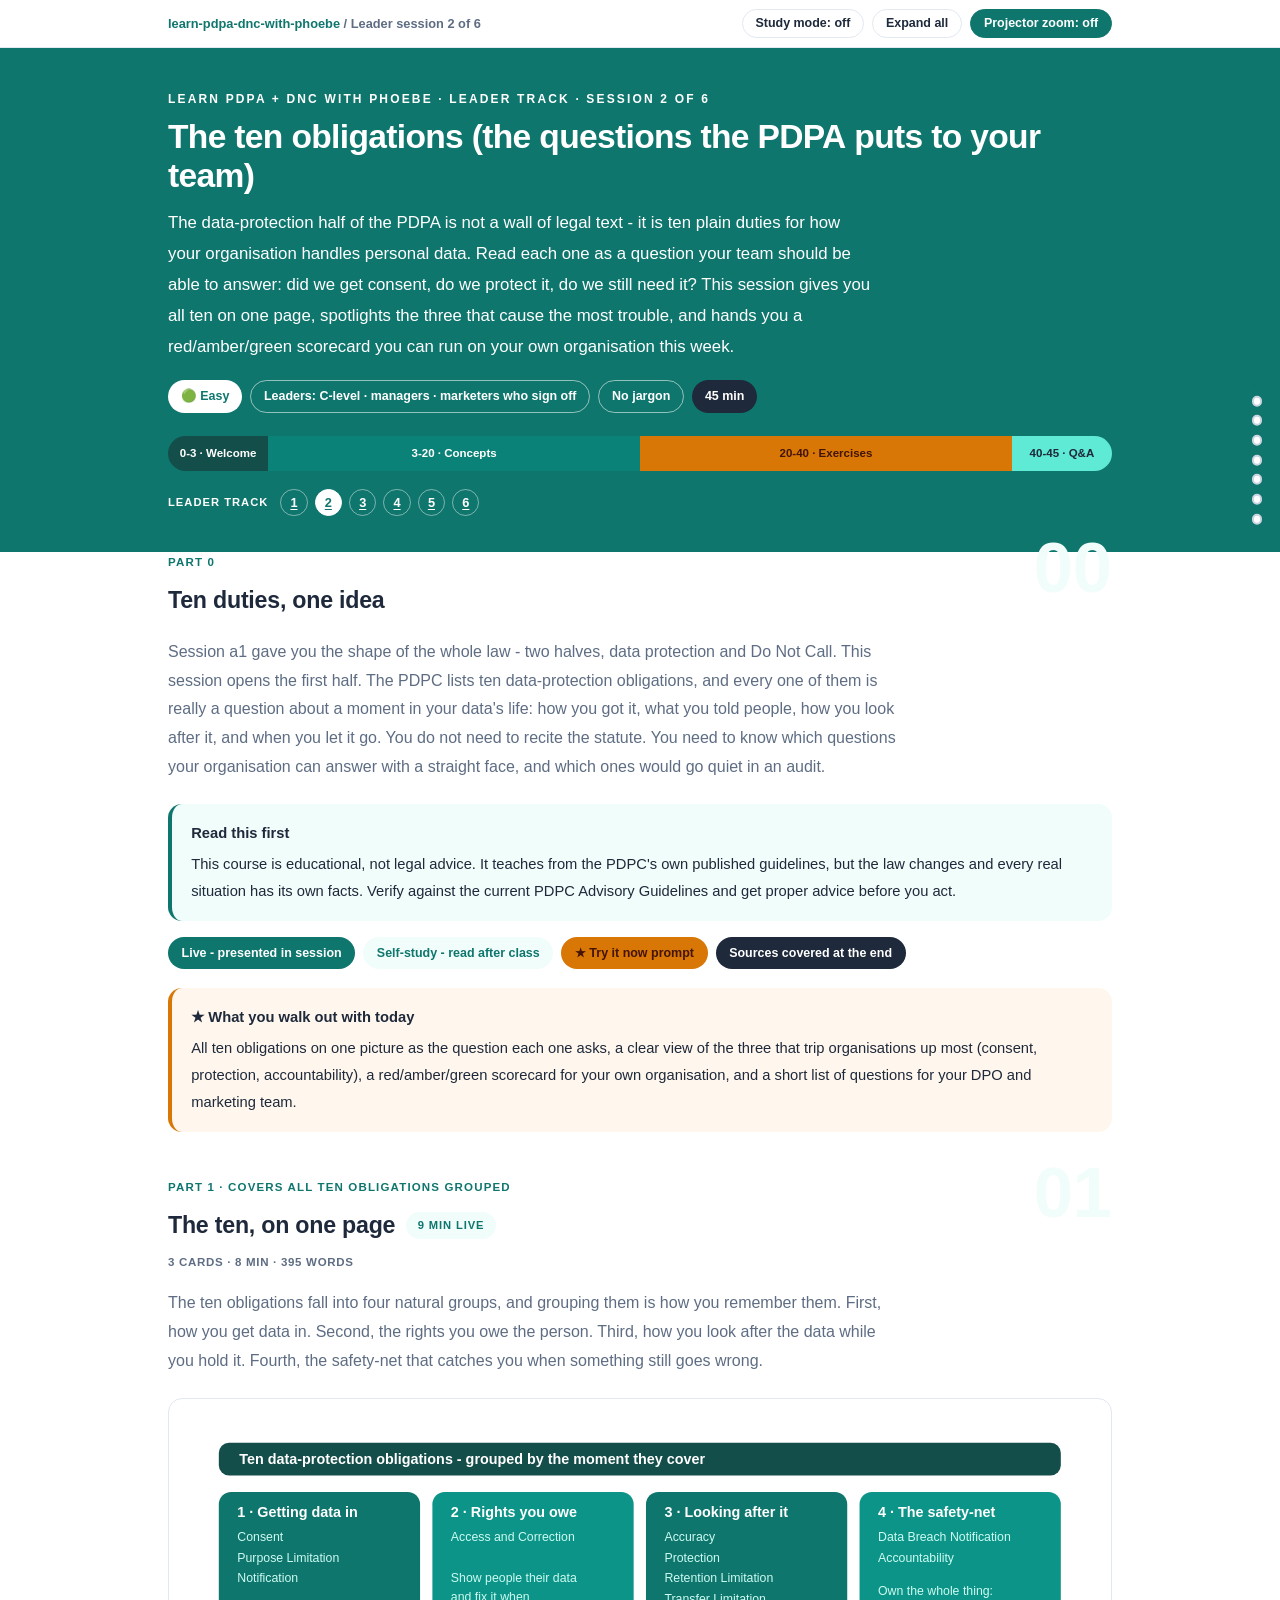
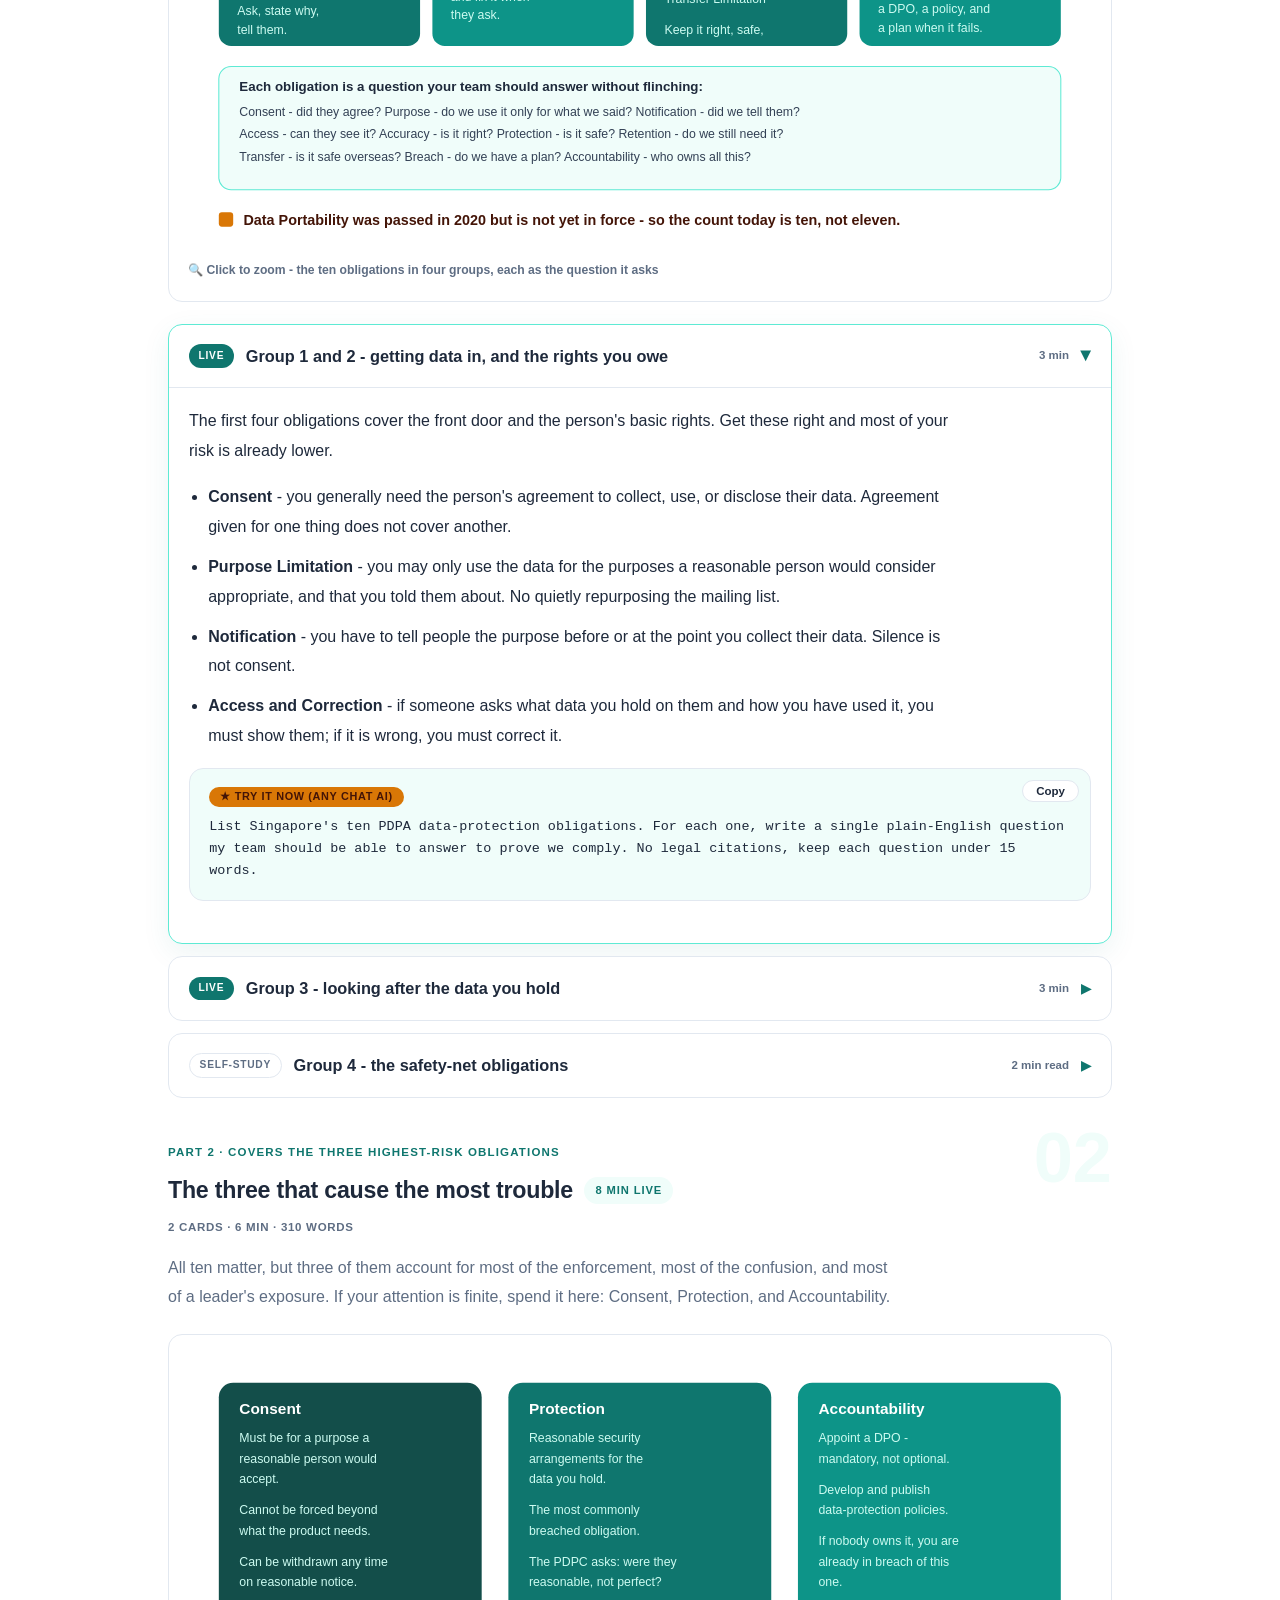
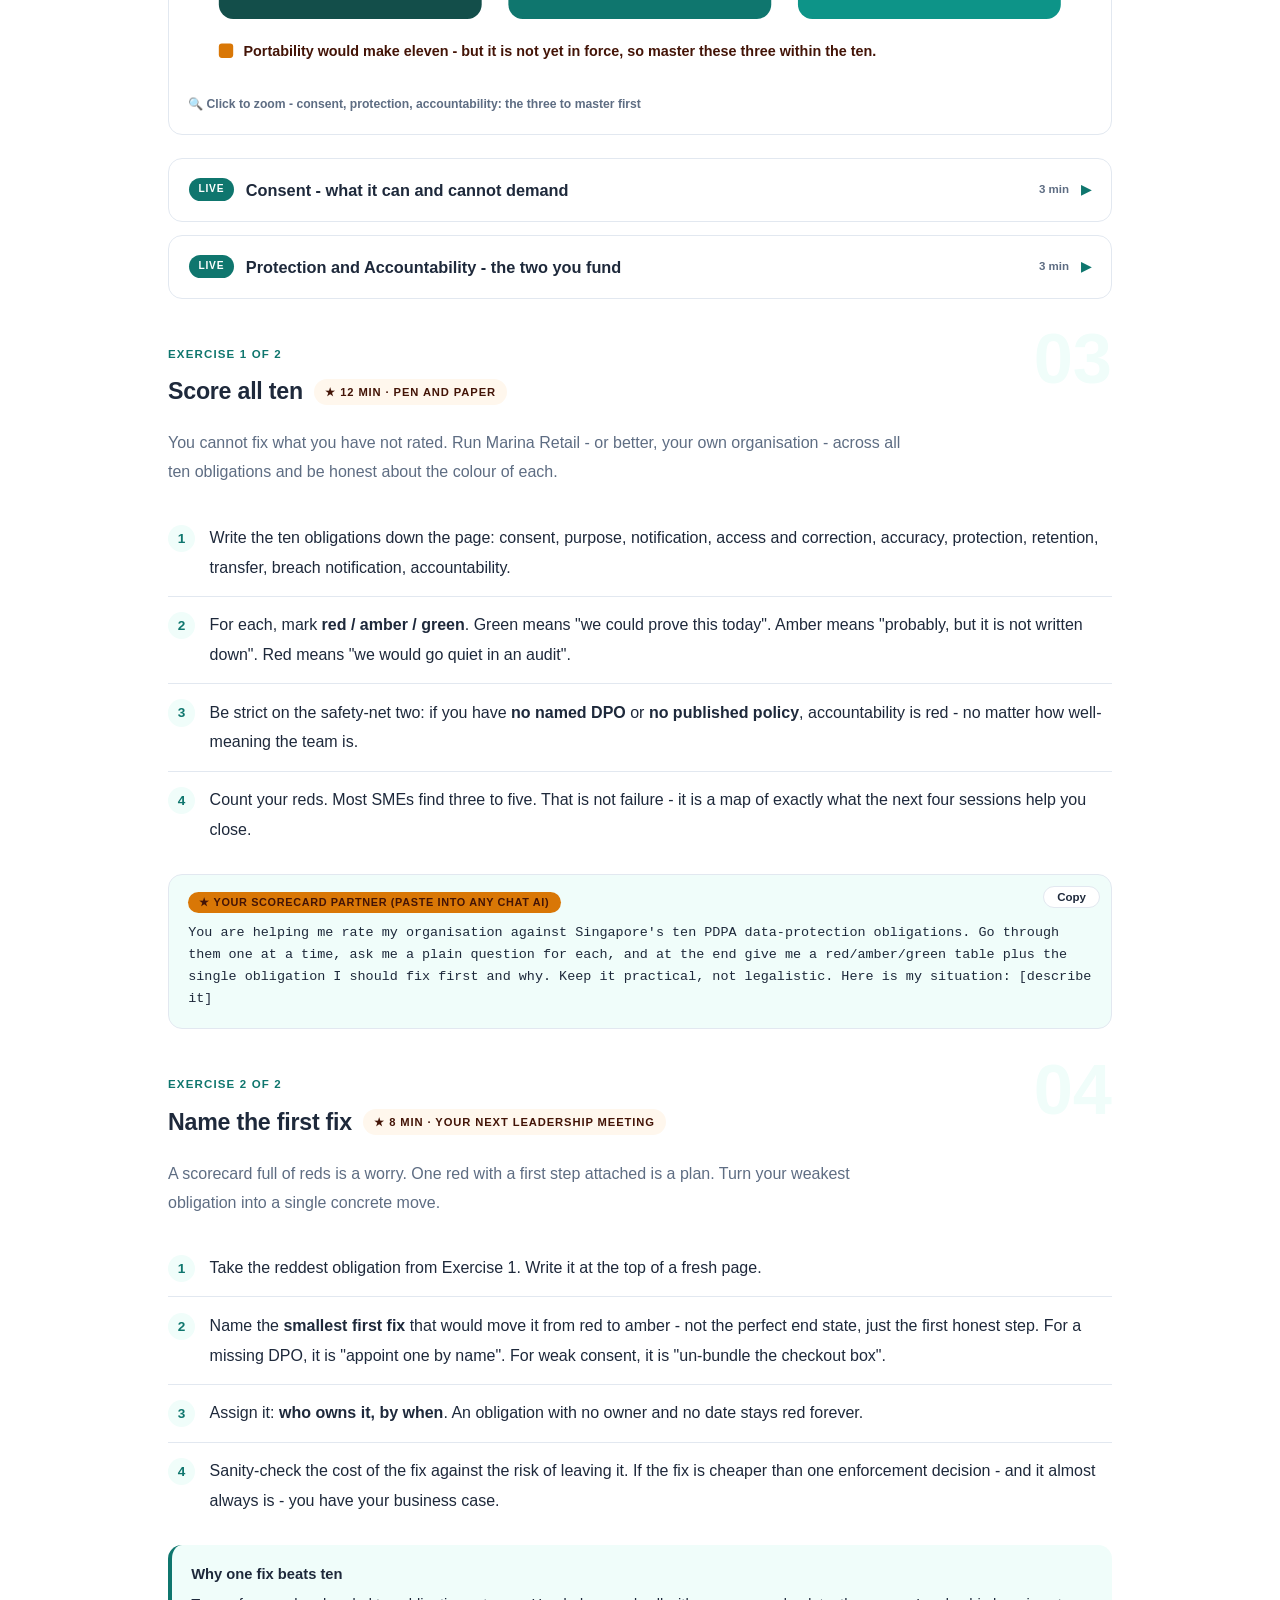
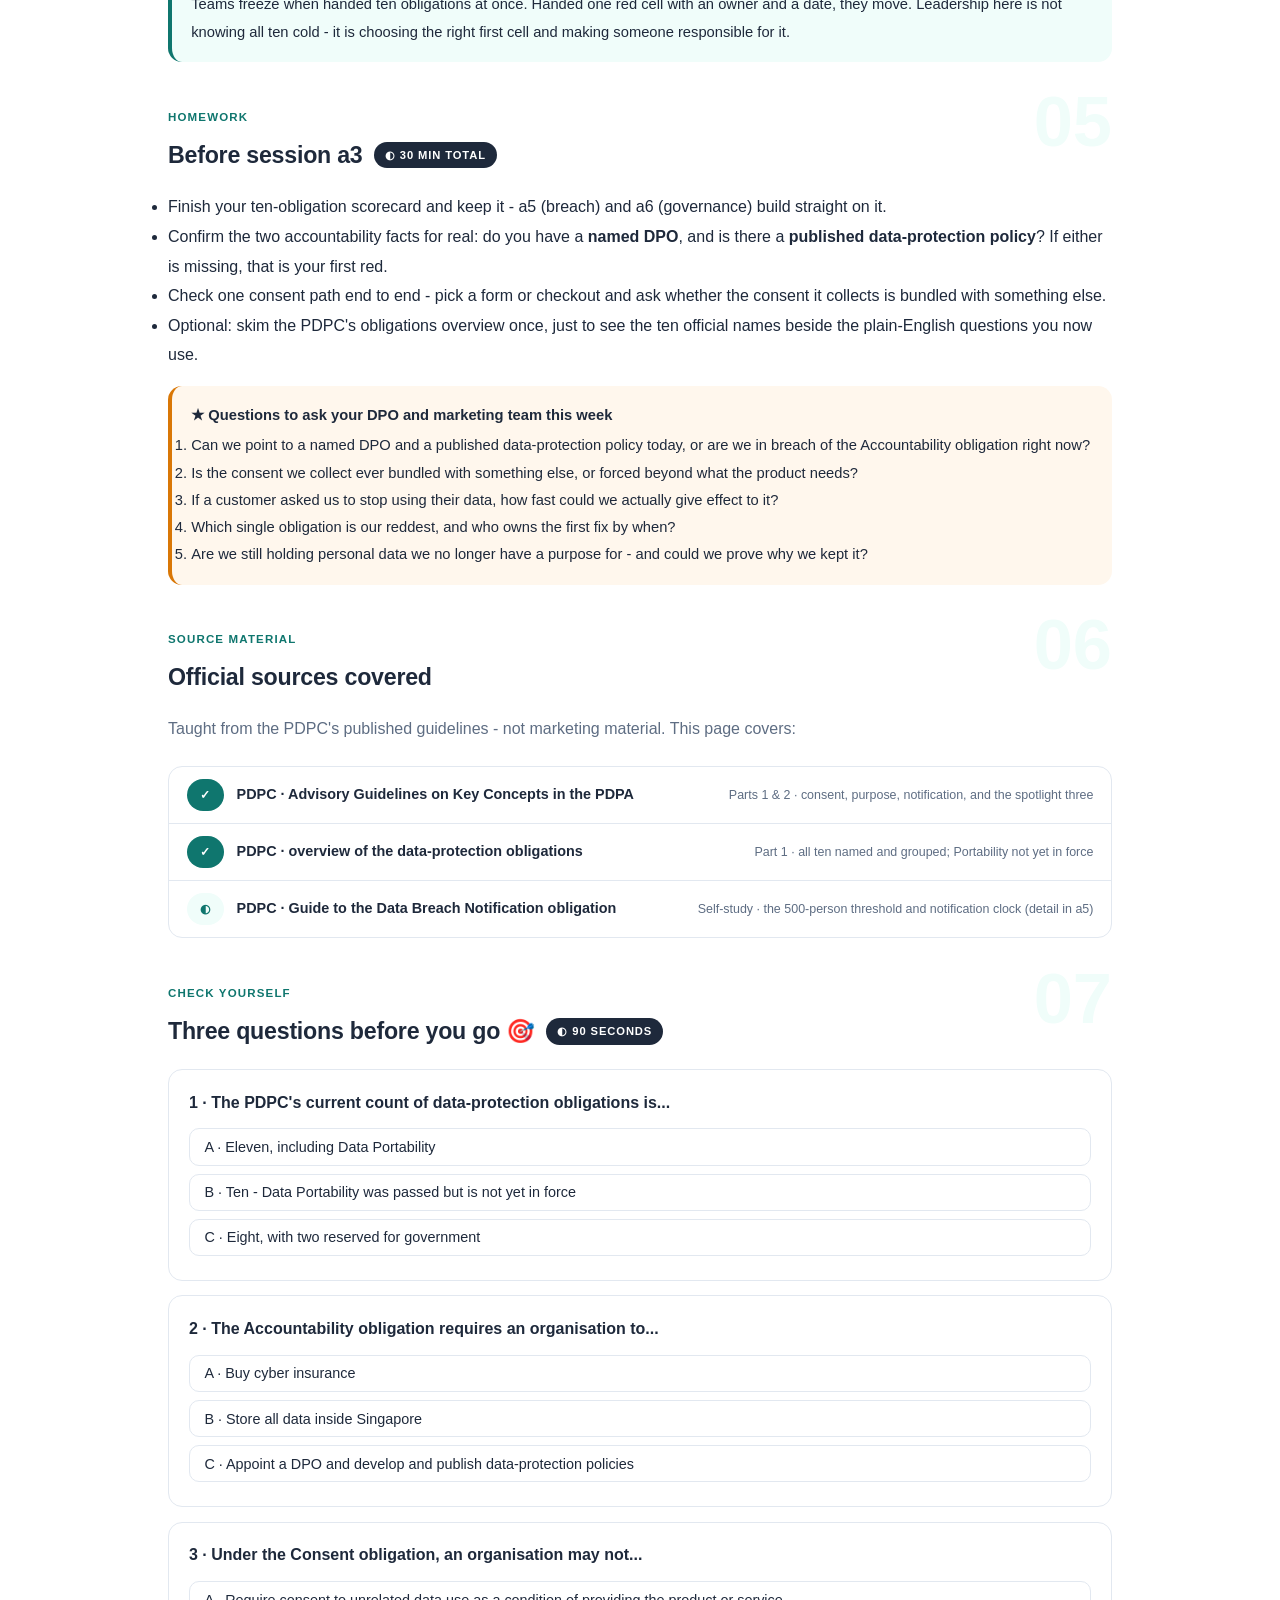
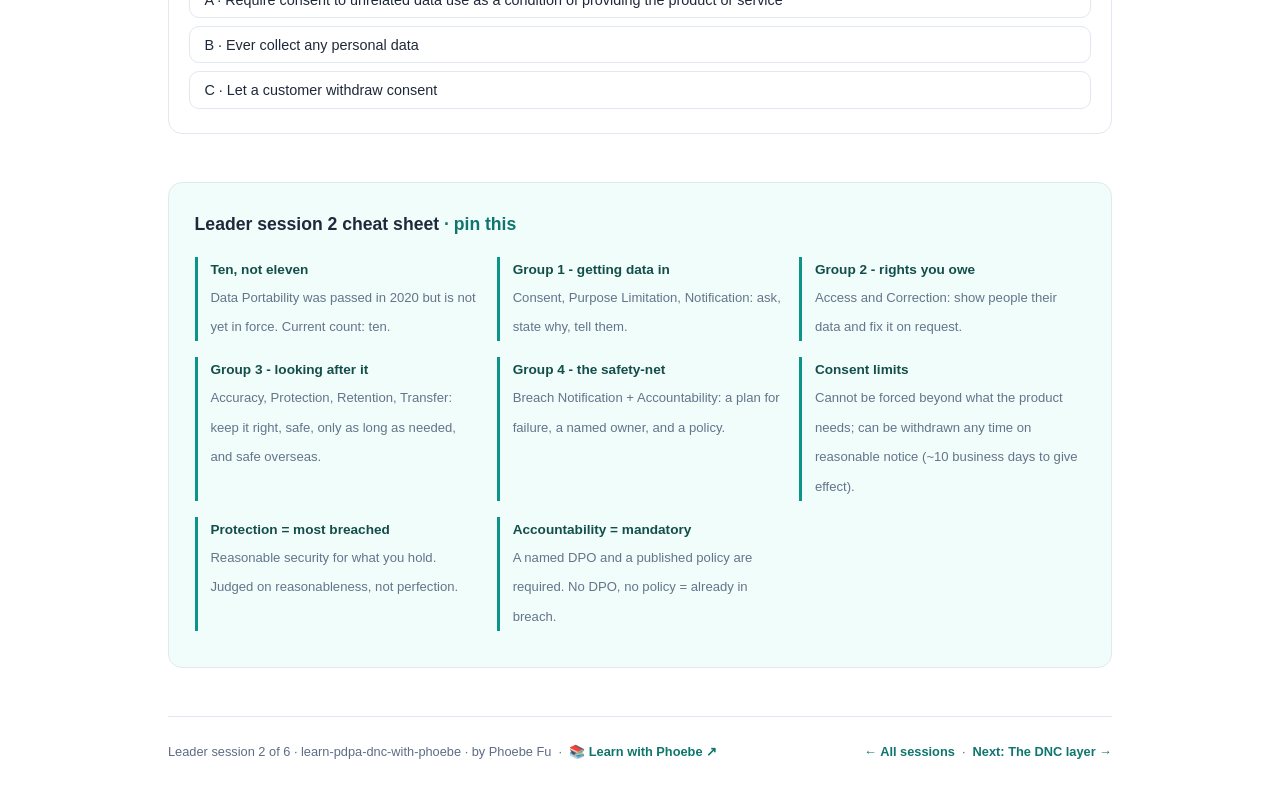
<file: courses/a2-pdpa-obligations.html>
<!DOCTYPE html>
<html lang="en">
<head>
<meta charset="UTF-8">
<meta name="viewport" content="width=device-width, initial-scale=1.0">
<!-- social:start -->
<meta name="description" content="Leader session 2 of 6. Session a1 gave you the shape of the whole law - two halves, data protection and Do Not Call. This session opens the first half. The PDPC lists ten data-protection obligations...">
<meta property="og:type" content="article">
<meta property="og:site_name" content="Learn with Phoebe">
<meta property="og:title" content="The ten obligations (the questions the PDPA puts to your team) - learn PDPA + DNC with phoebe">
<meta property="og:description" content="Leader session 2 of 6. Session a1 gave you the shape of the whole law - two halves, data protection and Do Not Call. This session opens the first half. The PDPC lists ten data-protection obligations...">
<meta property="og:url" content="https://phoebefu6.github.io/learn-pdpa-dnc-with-phoebe/courses/a2-pdpa-obligations.html">
<meta property="og:image" content="https://phoebefu6.github.io/learn-pdpa-dnc-with-phoebe/assets/og-cover.png">
<meta property="og:image:width" content="1200">
<meta property="og:image:height" content="630">
<meta name="twitter:card" content="summary_large_image">
<meta name="twitter:title" content="The ten obligations (the questions the PDPA puts to your team) - learn PDPA + DNC with phoebe">
<meta name="twitter:description" content="Leader session 2 of 6. Session a1 gave you the shape of the whole law - two halves, data protection and Do Not Call. This session opens the first half. The PDPC lists ten data-protection obligations...">
<meta name="twitter:image" content="https://phoebefu6.github.io/learn-pdpa-dnc-with-phoebe/assets/og-cover.png">
<!-- social:end -->
<title>Leader session 2 · The ten obligations - learn PDPA + DNC with phoebe</title>
<link rel="stylesheet" href="../assets/style.css?v=27">
</head>
<body>

<div class="toolbar">
  <div class="wrap">
    <span class="crumb"><a href="../index.html">learn-pdpa-dnc-with-phoebe</a> / Leader session 2 of 6</span>
    <button class="btn" id="toggle-all" type="button">Expand all</button>
    <button class="btn primary" id="zoom-toggle" type="button">Projector zoom: off</button>
  </div>
</div>

<header class="masthead">
  <div class="wrap">
    <div class="eyebrow">Learn PDPA + DNC with Phoebe · Leader track · Session 2 of 6</div>
    <h1>The ten obligations <span class="accent">(the questions the PDPA puts to your team)</span></h1>
    <p class="sub">The data-protection half of the PDPA is not a wall of legal text - it is ten plain duties for how your organisation handles personal data. Read each one as a question your team should be able to answer: did we get consent, do we protect it, do we still need it? This session gives you all ten on one page, spotlights the three that cause the most trouble, and hands you a red/amber/green scorecard you can run on your own organisation this week.</p>
    <div class="chip-row">
      <span class="chip level">🟢 Easy</span>
      <span class="chip audience">Leaders: C-level · managers · marketers who sign off</span>
      <span class="chip audience">No jargon</span>
      <span class="chip time">45 min</span>
    </div>
    <div class="agenda">
      <span class="a1" style="flex:1">0-3 · Welcome</span>
      <span class="a2" style="flex:4">3-20 · Concepts</span>
      <span class="a3" style="flex:4">20-40 · Exercises</span>
      <span class="a4" style="flex:1">40-45 · Q&amp;A</span>
    </div>
  </div>
</header>

<main class="wrap">

  <section class="section" id="intro">
    <div class="section-kicker">
      <span class="klabel">Part 0</span>
      <h2>Ten duties, one idea</h2>
    </div>
    <p class="lede">Session a1 gave you the shape of the whole law - two halves, data protection and Do Not Call. This session opens the first half. The PDPC lists ten data-protection obligations, and every one of them is really a question about a moment in your data's life: how you got it, what you told people, how you look after it, and when you let it go. You do not need to recite the statute. You need to know which questions your organisation can answer with a straight face, and which ones would go quiet in an audit.</p>
    <div class="callout tip">
      <strong>Read this first</strong>
      This course is educational, not legal advice. It teaches from the PDPC's own published guidelines, but the law changes and every real situation has its own facts. Verify against the current PDPC Advisory Guidelines and get proper advice before you act.
    </div>
    <div class="legend">
      <span class="pill solid">Live - presented in session</span>
      <span class="pill light">Self-study - read after class</span>
      <span class="pill peach">★ Try it now prompt</span>
      <span class="pill inkpill">Sources covered at the end</span>
    </div>
    <div class="callout win">
      <strong>★ What you walk out with today</strong>
      All ten obligations on one picture as the question each one asks, a clear view of the three that trip organisations up most (consent, protection, accountability), a red/amber/green scorecard for your own organisation, and a short list of questions for your DPO and marketing team.
    </div>
  </section>

  <section class="section" id="the-ten">
    <div class="section-kicker">
      <span class="klabel">Part 1 · covers all ten obligations grouped</span>
      <h2>The ten, on one page <span class="tag concept">9 min live</span></h2>
    </div>
    <p class="lede">The ten obligations fall into four natural groups, and grouping them is how you remember them. First, how you get data in. Second, the rights you owe the person. Third, how you look after the data while you hold it. Fourth, the safety-net that catches you when something still goes wrong.</p>

    <figure class="zoomable">
      <svg viewBox="0 0 880 420" xmlns="http://www.w3.org/2000/svg" role="img" aria-label="The ten PDPA data-protection obligations in four groups: getting data in (consent, purpose limitation, notification), rights you owe (access and correction), looking after data (accuracy, protection, retention limitation, transfer limitation), and the safety-net (data breach notification, accountability)">
        <style>
          .a2oT { font: 700 14px Inter, sans-serif; fill: #FFFFFF; }
          .a2oH { font: 700 13px Inter, sans-serif; fill: #1E293B; }
          .a2oW { font: 400 12px Inter, sans-serif; fill: #CCFBF1; }
          .a2oS { font: 400 12px Inter, sans-serif; fill: #334155; }
          .a2oN { font: 600 14px Inter, sans-serif; fill: #431407; }
        </style>
        <rect x="30" y="24" width="820" height="32" rx="10" fill="#134E4A"/>
        <text class="a2oT" x="50" y="45">Ten data-protection obligations - grouped by the moment they cover</text>

        <rect x="30" y="72" width="196" height="150" rx="12" fill="#0F766E"/>
        <text class="a2oT" x="48" y="96">1 · Getting data in</text>
        <text class="a2oW" x="48" y="120">Consent</text>
        <text class="a2oW" x="48" y="140">Purpose Limitation</text>
        <text class="a2oW" x="48" y="160">Notification</text>
        <text class="a2oW" x="48" y="192">Ask, state why,</text>
        <text class="a2oW" x="48" y="210">tell them.</text>

        <rect x="238" y="72" width="196" height="150" rx="12" fill="#0D9488"/>
        <text class="a2oT" x="256" y="96">2 · Rights you owe</text>
        <text class="a2oW" x="256" y="120">Access and Correction</text>
        <text class="a2oW" x="256" y="160">Show people their data</text>
        <text class="a2oW" x="256" y="178">and fix it when</text>
        <text class="a2oW" x="256" y="196">they ask.</text>

        <rect x="446" y="72" width="196" height="150" rx="12" fill="#0F766E"/>
        <text class="a2oT" x="464" y="96">3 · Looking after it</text>
        <text class="a2oW" x="464" y="120">Accuracy</text>
        <text class="a2oW" x="464" y="140">Protection</text>
        <text class="a2oW" x="464" y="160">Retention Limitation</text>
        <text class="a2oW" x="464" y="180">Transfer Limitation</text>
        <text class="a2oW" x="464" y="210">Keep it right, safe,</text>

        <rect x="654" y="72" width="196" height="150" rx="12" fill="#0D9488"/>
        <text class="a2oT" x="672" y="96">4 · The safety-net</text>
        <text class="a2oW" x="672" y="120">Data Breach Notification</text>
        <text class="a2oW" x="672" y="140">Accountability</text>
        <text class="a2oW" x="672" y="172">Own the whole thing:</text>
        <text class="a2oW" x="672" y="190">a DPO, a policy, and</text>
        <text class="a2oW" x="672" y="208">a plan when it fails.</text>

        <rect x="30" y="242" width="820" height="120" rx="12" fill="#F0FDFA" stroke="#5EEAD4"/>
        <text class="a2oH" x="50" y="266">Each obligation is a question your team should answer without flinching:</text>
        <text class="a2oS" x="50" y="290">Consent - did they agree?   Purpose - do we use it only for what we said?   Notification - did we tell them?</text>
        <text class="a2oS" x="50" y="312">Access - can they see it?   Accuracy - is it right?   Protection - is it safe?   Retention - do we still need it?</text>
        <text class="a2oS" x="50" y="334">Transfer - is it safe overseas?   Breach - do we have a plan?   Accountability - who owns all this?</text>

        <rect x="30" y="384" width="14" height="14" rx="3" fill="#D97706"/>
        <text class="a2oN" x="54" y="396">Data Portability was passed in 2020 but is not yet in force - so the count today is ten, not eleven.</text>
      </svg>
      <figcaption>🔍 Click to zoom - the ten obligations in four groups, each as the question it asks</figcaption>
    </figure>

    <details class="card" open>
      <summary><span class="mode live">Live</span>Group 1 and 2 - getting data in, and the rights you owe<span class="mini">3 min</span><span class="caret">▶</span></summary>
      <div class="body">
        <p>The first four obligations cover the front door and the person's basic rights. Get these right and most of your risk is already lower.</p>
        <ul>
          <li><strong>Consent</strong> - you generally need the person's agreement to collect, use, or disclose their data. Agreement given for one thing does not cover another.</li>
          <li><strong>Purpose Limitation</strong> - you may only use the data for the purposes a reasonable person would consider appropriate, and that you told them about. No quietly repurposing the mailing list.</li>
          <li><strong>Notification</strong> - you have to tell people the purpose before or at the point you collect their data. Silence is not consent.</li>
          <li><strong>Access and Correction</strong> - if someone asks what data you hold on them and how you have used it, you must show them; if it is wrong, you must correct it.</li>
        </ul>
        <div class="prompt-box good"><span class="label">★ Try it now (any chat AI)</span>List Singapore's ten PDPA data-protection obligations. For each one, write a single plain-English question my team should be able to answer to prove we comply. No legal citations, keep each question under 15 words.</div>
      </div>
    </details>

    <details class="card">
      <summary><span class="mode live">Live</span>Group 3 - looking after the data you hold<span class="mini">3 min</span><span class="caret">▶</span></summary>
      <div class="body">
        <p>The middle group is about stewardship while the data sits in your systems. This is where the most common failures live.</p>
        <ul>
          <li><strong>Accuracy</strong> - make a reasonable effort to keep data accurate and complete, especially if you will use it to make a decision about the person or share it.</li>
          <li><strong>Protection</strong> - put reasonable security in place to guard against loss and unauthorised access. This is the single most-breached obligation.</li>
          <li><strong>Retention Limitation</strong> - stop keeping data once the purpose is done and there is no legal reason to hold it. Old data you forgot about is pure downside risk.</li>
          <li><strong>Transfer Limitation</strong> - if you send personal data outside Singapore, you must ensure it gets a comparable standard of protection there.</li>
        </ul>
      </div>
    </details>

    <details class="card">
      <summary><span class="mode self">Self-study</span>Group 4 - the safety-net obligations<span class="mini">2 min read</span><span class="caret">▶</span></summary>
      <div class="body">
        <p>The last two obligations exist for when the first eight are not enough, and they are the ones a leader is personally on the hook for.</p>
        <ul>
          <li><strong>Data Breach Notification</strong> - if a breach is likely to cause significant harm or affects 500 or more people, you must notify the PDPC (and often the individuals). There is a clock on this, so a plan has to exist before the incident.</li>
          <li><strong>Accountability</strong> - you must appoint a Data Protection Officer, and develop and publish data-protection policies. This is not optional. If nobody owns data protection, the organisation is already in breach of this obligation before anything leaks.</li>
        </ul>
      </div>
    </details>
  </section>

  <section class="section" id="the-three">
    <div class="section-kicker">
      <span class="klabel">Part 2 · covers the three highest-risk obligations</span>
      <h2>The three that cause the most trouble <span class="tag concept">8 min live</span></h2>
    </div>
    <p class="lede">All ten matter, but three of them account for most of the enforcement, most of the confusion, and most of a leader's exposure. If your attention is finite, spend it here: Consent, Protection, and Accountability.</p>

    <figure class="zoomable">
      <svg viewBox="0 0 880 320" xmlns="http://www.w3.org/2000/svg" role="img" aria-label="Three highest-risk obligations spotlighted: Consent must be for a reasonable purpose and can be withdrawn; Protection means reasonable security and is the most breached; Accountability requires a mandatory DPO and a written policy">
        <style>
          .a2tT { font: 700 15px Inter, sans-serif; fill: #FFFFFF; }
          .a2tW { font: 400 12px Inter, sans-serif; fill: #CCFBF1; }
          .a2tS { font: 400 12px Inter, sans-serif; fill: #334155; }
          .a2tN { font: 600 14px Inter, sans-serif; fill: #431407; }
        </style>
        <rect x="30" y="28" width="256" height="230" rx="14" fill="#134E4A"/>
        <text class="a2tT" x="50" y="58">Consent</text>
        <text class="a2tW" x="50" y="86">Must be for a purpose a</text>
        <text class="a2tW" x="50" y="106">reasonable person would</text>
        <text class="a2tW" x="50" y="126">accept.</text>
        <text class="a2tW" x="50" y="156">Cannot be forced beyond</text>
        <text class="a2tW" x="50" y="176">what the product needs.</text>
        <text class="a2tW" x="50" y="206">Can be withdrawn any time</text>
        <text class="a2tW" x="50" y="226">on reasonable notice.</text>

        <rect x="312" y="28" width="256" height="230" rx="14" fill="#0F766E"/>
        <text class="a2tT" x="332" y="58">Protection</text>
        <text class="a2tW" x="332" y="86">Reasonable security</text>
        <text class="a2tW" x="332" y="106">arrangements for the</text>
        <text class="a2tW" x="332" y="126">data you hold.</text>
        <text class="a2tW" x="332" y="156">The most commonly</text>
        <text class="a2tW" x="332" y="176">breached obligation.</text>
        <text class="a2tW" x="332" y="206">The PDPC asks: were they</text>
        <text class="a2tW" x="332" y="226">reasonable, not perfect?</text>

        <rect x="594" y="28" width="256" height="230" rx="14" fill="#0D9488"/>
        <text class="a2tT" x="614" y="58">Accountability</text>
        <text class="a2tW" x="614" y="86">Appoint a DPO -</text>
        <text class="a2tW" x="614" y="106">mandatory, not optional.</text>
        <text class="a2tW" x="614" y="136">Develop and publish</text>
        <text class="a2tW" x="614" y="156">data-protection policies.</text>
        <text class="a2tW" x="614" y="186">If nobody owns it, you are</text>
        <text class="a2tW" x="614" y="206">already in breach of this</text>
        <text class="a2tW" x="614" y="226">one.</text>

        <rect x="30" y="282" width="14" height="14" rx="3" fill="#D97706"/>
        <text class="a2tN" x="54" y="294">Portability would make eleven - but it is not yet in force, so master these three within the ten.</text>
      </svg>
      <figcaption>🔍 Click to zoom - consent, protection, accountability: the three to master first</figcaption>
    </figure>

    <details class="card">
      <summary><span class="mode live">Live</span>Consent - what it can and cannot demand<span class="mini">3 min</span><span class="caret">▶</span></summary>
      <div class="body">
        <p>Consent is where marketing teams most often overreach. Two rules keep you honest.</p>
        <ul>
          <li><strong>You cannot require more than is reasonable.</strong> You may not make consent to unrelated data use a condition of providing the product or service. Bundling "agree to marketing" into "agree to buy" fails this test.</li>
          <li><strong>Consent can be withdrawn.</strong> A person can withdraw at any time on reasonable notice, and you must give effect to it - a good rule of thumb is around ten business days. After that you must stop the use they withdrew from.</li>
        </ul>
        <div class="callout example">
          <span class="ex-pill">Real world</span>
          <p><strong>Marina Retail's checkout box.</strong> Our running-case SME had a single pre-ticked box at checkout: "I agree to the terms and to receive marketing." Customers who just wanted to buy a kettle were counted as marketing consents. That bundling is exactly what the consent rules forbid - and it means every send built on that list rests on consent that would not survive a complaint.</p>
        </div>
      </div>
    </details>

    <details class="card">
      <summary><span class="mode live">Live</span>Protection and Accountability - the two you fund<span class="mini">3 min</span><span class="caret">▶</span></summary>
      <div class="body">
        <p>These two are less about individual moments and more about whether the organisation is set up to be trusted with data at all - and both cost money and attention that only a leader can authorise.</p>
        <ul>
          <li><strong>Protection is judged on reasonableness.</strong> You are not expected to be un-hackable. You are expected to have security that is reasonable for the sensitivity and volume of what you hold. That is a fundable question you can answer before an incident.</li>
          <li><strong>Accountability is a named person plus a written policy.</strong> The PDPA makes a DPO mandatory and requires you to develop and publish your policies. "We take privacy seriously" on a website is not a policy; a real document with an owner is.</li>
        </ul>
        <div class="callout tip">
          <strong>The leadership read</strong>
          Consent is mostly a design-and-process problem your marketing team owns. Protection and Accountability are budget-and-mandate problems only you can solve. Knowing which is which tells you where your signature is actually needed.
        </div>
      </div>
    </details>
  </section>

  <section class="section" id="exercise-1">
    <div class="section-kicker">
      <span class="klabel">Exercise 1 of 2</span>
      <h2>Score all ten <span class="tag demo">★ 12 min · pen and paper</span></h2>
    </div>
    <p class="lede">You cannot fix what you have not rated. Run Marina Retail - or better, your own organisation - across all ten obligations and be honest about the colour of each.</p>
    <div class="steps">
      <div class="step"><p>Write the ten obligations down the page: consent, purpose, notification, access and correction, accuracy, protection, retention, transfer, breach notification, accountability.</p></div>
      <div class="step"><p>For each, mark <strong>red / amber / green</strong>. Green means "we could prove this today". Amber means "probably, but it is not written down". Red means "we would go quiet in an audit".</p></div>
      <div class="step"><p>Be strict on the safety-net two: if you have <strong>no named DPO</strong> or <strong>no published policy</strong>, accountability is red - no matter how well-meaning the team is.</p></div>
      <div class="step"><p>Count your reds. Most SMEs find three to five. That is not failure - it is a map of exactly what the next four sessions help you close.</p></div>
    </div>
    <div class="prompt-box good"><span class="label">★ Your scorecard partner (paste into any chat AI)</span>You are helping me rate my organisation against Singapore's ten PDPA data-protection obligations. Go through them one at a time, ask me a plain question for each, and at the end give me a red/amber/green table plus the single obligation I should fix first and why. Keep it practical, not legalistic. Here is my situation: [describe it]</div>
  </section>

  <section class="section" id="exercise-2">
    <div class="section-kicker">
      <span class="klabel">Exercise 2 of 2</span>
      <h2>Name the first fix <span class="tag demo">★ 8 min · your next leadership meeting</span></h2>
    </div>
    <p class="lede">A scorecard full of reds is a worry. One red with a first step attached is a plan. Turn your weakest obligation into a single concrete move.</p>
    <div class="steps">
      <div class="step"><p>Take the reddest obligation from Exercise 1. Write it at the top of a fresh page.</p></div>
      <div class="step"><p>Name the <strong>smallest first fix</strong> that would move it from red to amber - not the perfect end state, just the first honest step. For a missing DPO, it is "appoint one by name". For weak consent, it is "un-bundle the checkout box".</p></div>
      <div class="step"><p>Assign it: <strong>who owns it, by when</strong>. An obligation with no owner and no date stays red forever.</p></div>
      <div class="step"><p>Sanity-check the cost of the fix against the risk of leaving it. If the fix is cheaper than one enforcement decision - and it almost always is - you have your business case.</p></div>
    </div>
    <div class="callout tip">
      <strong>Why one fix beats ten</strong>
      Teams freeze when handed ten obligations at once. Handed one red cell with an owner and a date, they move. Leadership here is not knowing all ten cold - it is choosing the right first cell and making someone responsible for it.
    </div>
  </section>

  <section class="section" id="homework">
    <div class="section-kicker">
      <span class="klabel">Homework</span>
      <h2>Before session a3 <span class="tag exercise">◐ 30 min total</span></h2>
    </div>
    <ul>
      <li>Finish your ten-obligation scorecard and keep it - a5 (breach) and a6 (governance) build straight on it.</li>
      <li>Confirm the two accountability facts for real: do you have a <strong>named DPO</strong>, and is there a <strong>published data-protection policy</strong>? If either is missing, that is your first red.</li>
      <li>Check one consent path end to end - pick a form or checkout and ask whether the consent it collects is bundled with something else.</li>
      <li>Optional: skim the PDPC's obligations overview once, just to see the ten official names beside the plain-English questions you now use.</li>
    </ul>
    <div class="callout win">
      <strong>★ Questions to ask your DPO and marketing team this week</strong>
      <ol>
        <li>Can we point to a named DPO and a published data-protection policy today, or are we in breach of the Accountability obligation right now?</li>
        <li>Is the consent we collect ever bundled with something else, or forced beyond what the product needs?</li>
        <li>If a customer asked us to stop using their data, how fast could we actually give effect to it?</li>
        <li>Which single obligation is our reddest, and who owns the first fix by when?</li>
        <li>Are we still holding personal data we no longer have a purpose for - and could we prove why we kept it?</li>
      </ol>
    </div>
  </section>

  <section class="section" id="official">
    <div class="section-kicker">
      <span class="klabel">Source material</span>
      <h2>Official sources covered</h2>
    </div>
    <p class="lede">Taught from the PDPC's published guidelines - not marketing material. This page covers:</p>
    <div class="covered">
      <div class="covered-row"><span class="status pill solid">✓</span><span class="name">PDPC · Advisory Guidelines on Key Concepts in the PDPA</span><span class="note">Parts 1 &amp; 2 · consent, purpose, notification, and the spotlight three</span></div>
      <div class="covered-row"><span class="status pill solid">✓</span><span class="name">PDPC · overview of the data-protection obligations</span><span class="note">Part 1 · all ten named and grouped; Portability not yet in force</span></div>
      <div class="covered-row"><span class="status pill light">◐</span><span class="name">PDPC · Guide to the Data Breach Notification obligation</span><span class="note">Self-study · the 500-person threshold and notification clock (detail in a5)</span></div>
    </div>
  </section>

  <section class="section" id="quiz">
    <div class="section-kicker">
      <span class="klabel">Check yourself</span>
      <h2>Three questions before you go 🎯 <span class="tag exercise">◐ 90 seconds</span></h2>
    </div>
    <div class="quiz-q" data-answer="1">
      <p class="qtext">1 · The PDPC's current count of data-protection obligations is...</p>
      <button class="qopt" type="button">A · Eleven, including Data Portability</button>
      <button class="qopt" type="button">B · Ten - Data Portability was passed but is not yet in force</button>
      <button class="qopt" type="button">C · Eight, with two reserved for government</button>
      <p class="qwhy">Data Portability was enacted in 2020 but has not commenced, so it is excluded. The current count is ten.</p>
    </div>
    <div class="quiz-q" data-answer="2">
      <p class="qtext">2 · The Accountability obligation requires an organisation to...</p>
      <button class="qopt" type="button">A · Buy cyber insurance</button>
      <button class="qopt" type="button">B · Store all data inside Singapore</button>
      <button class="qopt" type="button">C · Appoint a DPO and develop and publish data-protection policies</button>
      <p class="qwhy">Accountability makes a named DPO mandatory and requires written, published policies. Without them you are in breach before anything leaks.</p>
    </div>
    <div class="quiz-q" data-answer="0">
      <p class="qtext">3 · Under the Consent obligation, an organisation may not...</p>
      <button class="qopt" type="button">A · Require consent to unrelated data use as a condition of providing the product or service</button>
      <button class="qopt" type="button">B · Ever collect any personal data</button>
      <button class="qopt" type="button">C · Let a customer withdraw consent</button>
      <p class="qwhy">Consent cannot be forced beyond what is reasonable to provide the product, and it can be withdrawn at any time on reasonable notice.</p>
    </div>
    <p class="quiz-score"></p>
  </section>

  <section class="cheat" id="cheatsheet">
    <h3>Leader session 2 cheat sheet <span>· pin this</span></h3>
    <div class="grid-2">
      <div class="cheat-item"><b>Ten, not eleven</b><span>Data Portability was passed in 2020 but is not yet in force. Current count: ten.</span></div>
      <div class="cheat-item"><b>Group 1 - getting data in</b><span>Consent, Purpose Limitation, Notification: ask, state why, tell them.</span></div>
      <div class="cheat-item"><b>Group 2 - rights you owe</b><span>Access and Correction: show people their data and fix it on request.</span></div>
      <div class="cheat-item"><b>Group 3 - looking after it</b><span>Accuracy, Protection, Retention, Transfer: keep it right, safe, only as long as needed, and safe overseas.</span></div>
      <div class="cheat-item"><b>Group 4 - the safety-net</b><span>Breach Notification + Accountability: a plan for failure, a named owner, and a policy.</span></div>
      <div class="cheat-item"><b>Consent limits</b><span>Cannot be forced beyond what the product needs; can be withdrawn any time on reasonable notice (~10 business days to give effect).</span></div>
      <div class="cheat-item"><b>Protection = most breached</b><span>Reasonable security for what you hold. Judged on reasonableness, not perfection.</span></div>
      <div class="cheat-item"><b>Accountability = mandatory</b><span>A named DPO and a published policy are required. No DPO, no policy = already in breach.</span></div>
    </div>
  </section>

  <footer class="pagefoot">
    <span>Leader session 2 of 6 · learn-pdpa-dnc-with-phoebe · by Phoebe Fu &nbsp;·&nbsp; 📚 <a href="https://phoebefu6.github.io/learn-with-phoebe/">Learn with Phoebe ↗</a></span>
    <span><a href="../index.html">← All sessions</a> &nbsp;·&nbsp; <a href="a3-dnc-layer.html">Next: The DNC layer →</a></span>
  </footer>

</main>

<script src="../assets/app.js?v=25"></script>
</body>
</html>
</file>
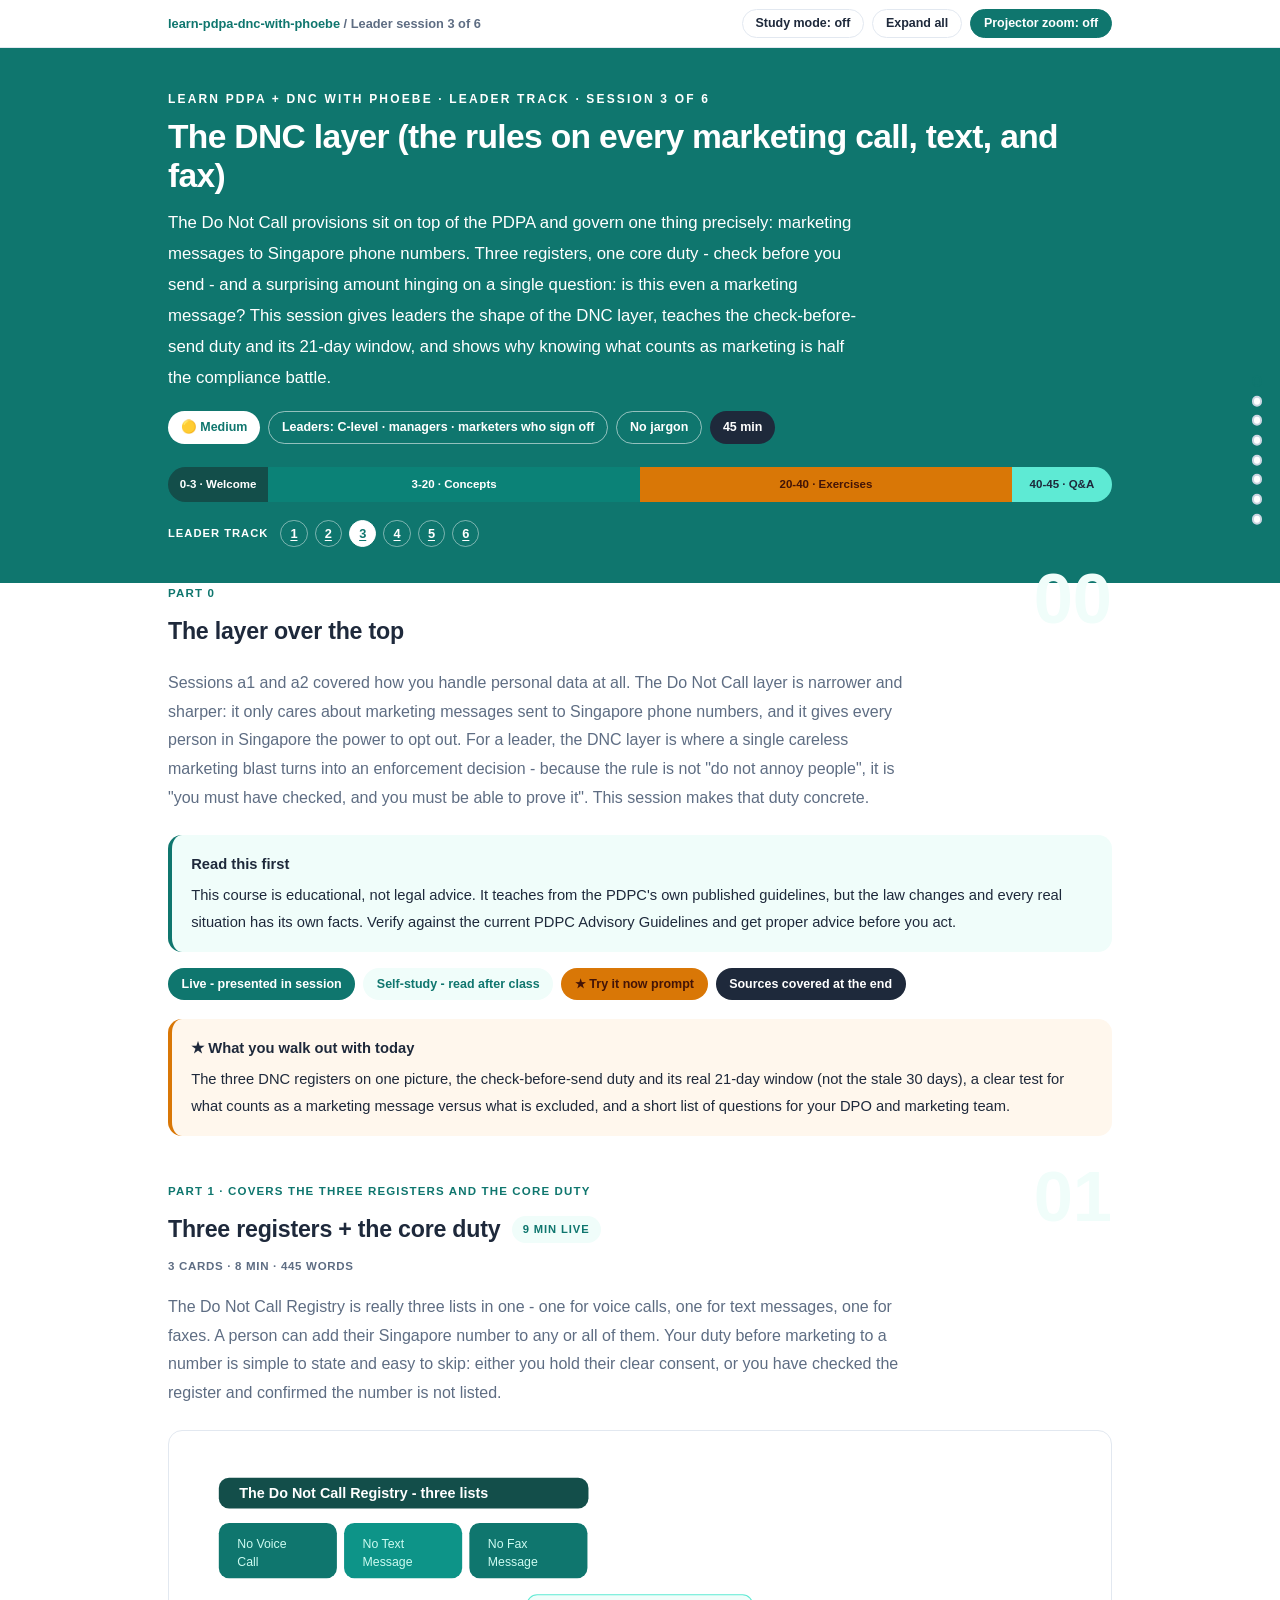
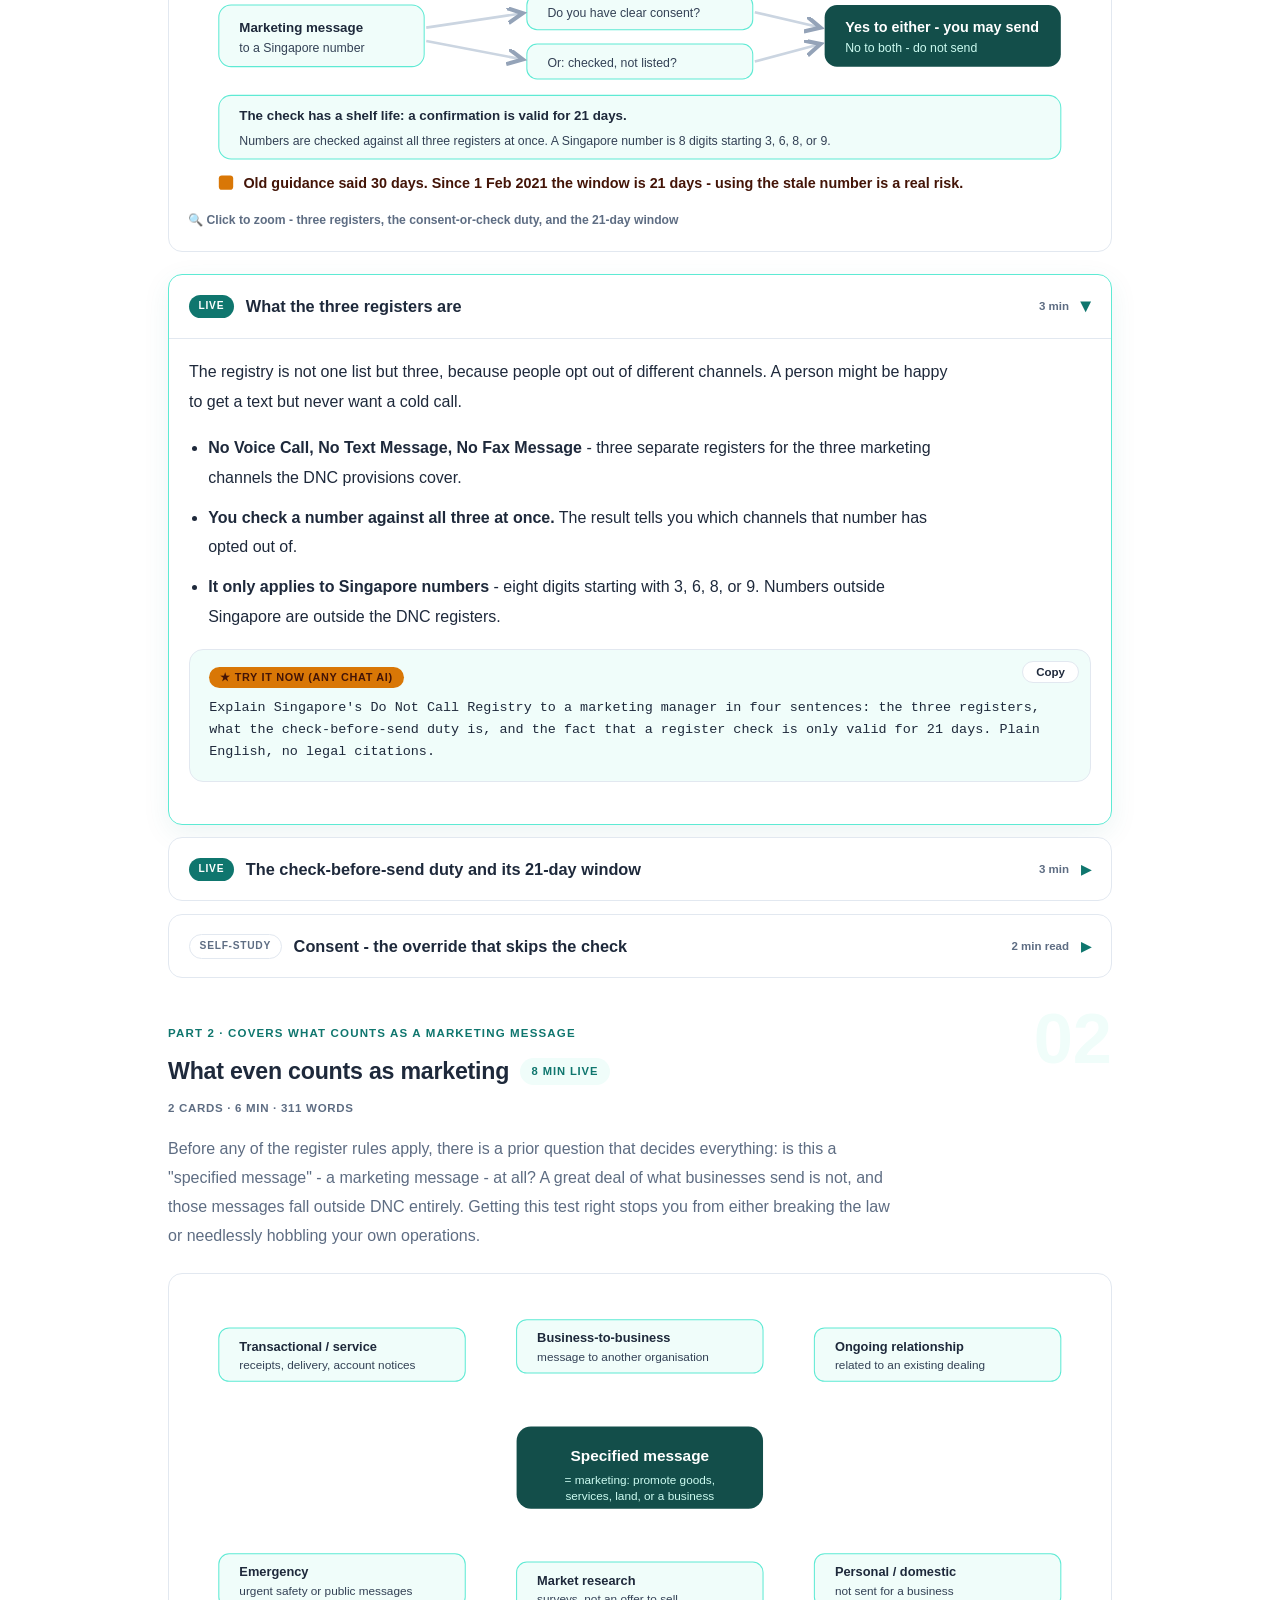
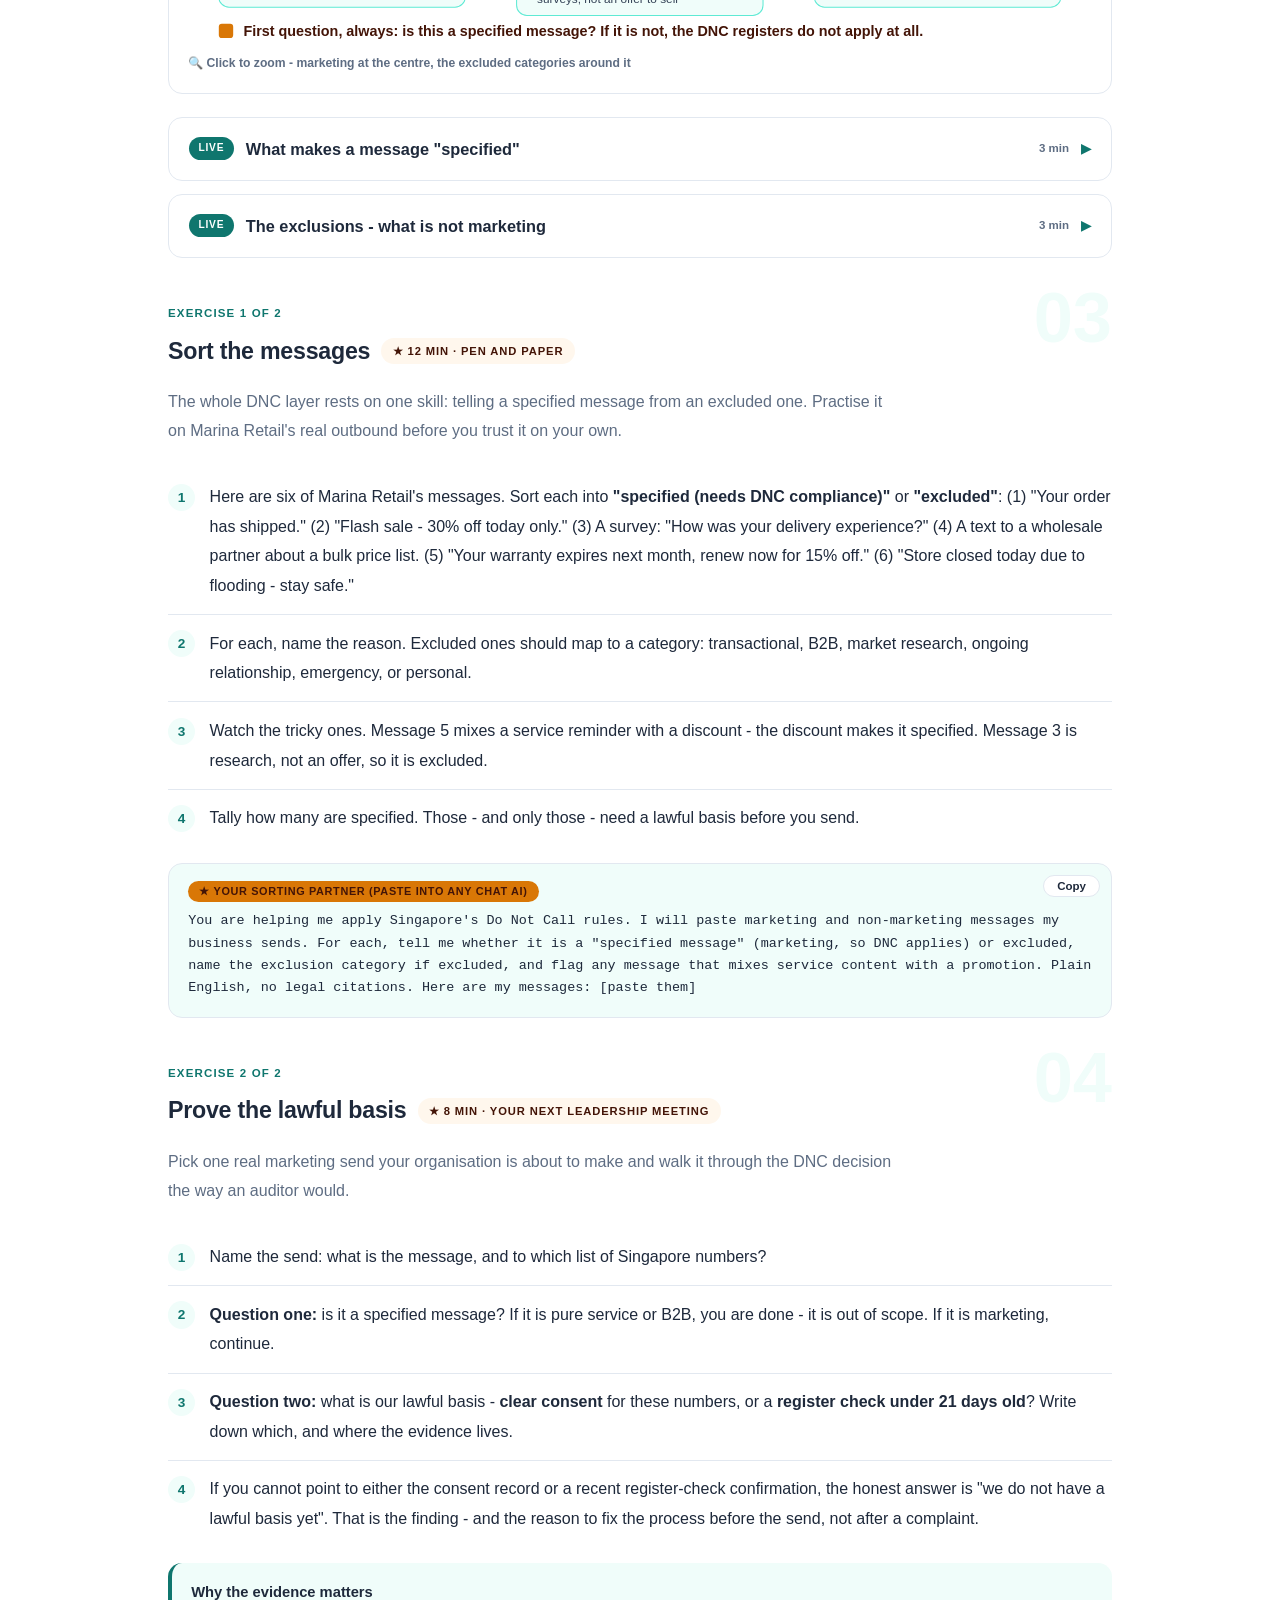
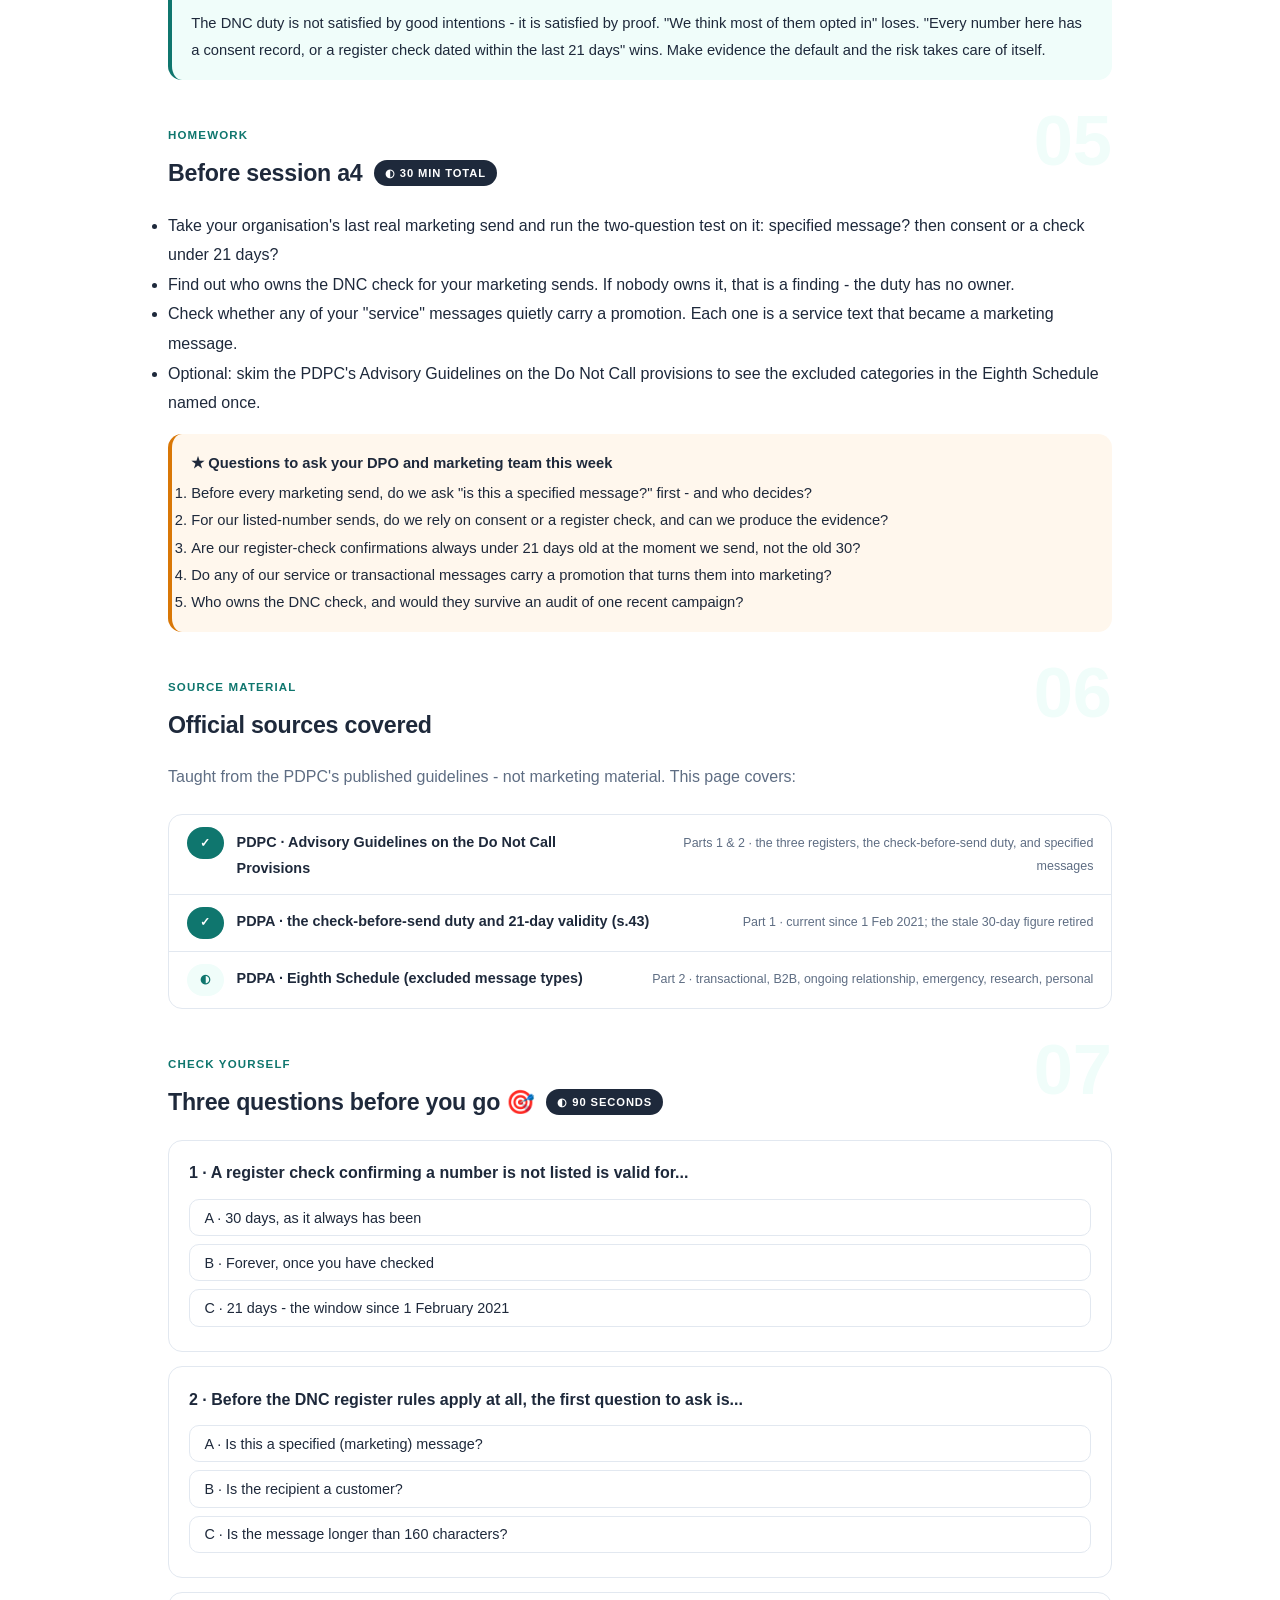
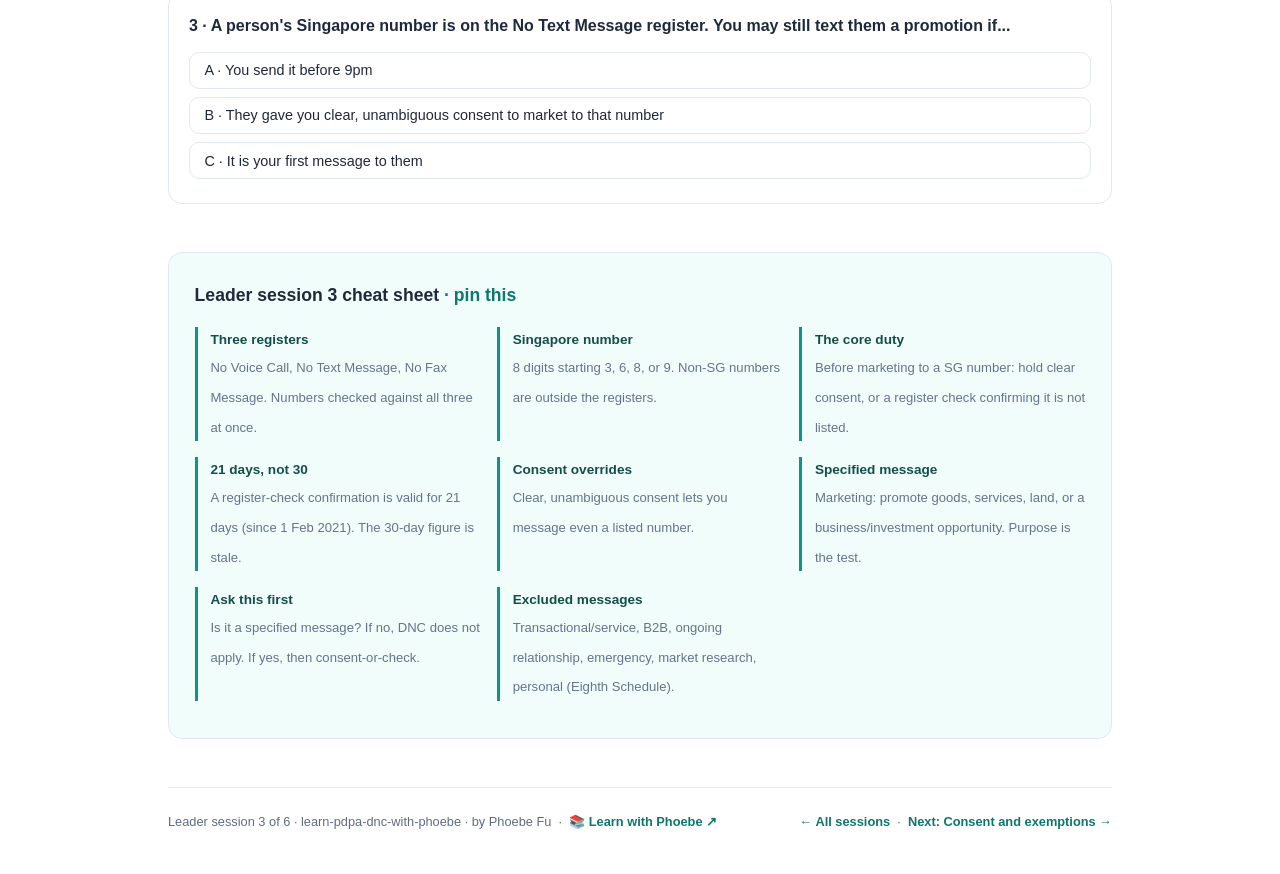
<file: courses/a3-dnc-layer.html>
<!DOCTYPE html>
<html lang="en">
<head>
<meta charset="UTF-8">
<meta name="viewport" content="width=device-width, initial-scale=1.0">
<!-- social:start -->
<meta name="description" content="Leader session 3 of 6. Sessions a1 and a2 covered how you handle personal data at all. The Do Not Call layer is narrower and sharper: it only cares about marketing messages sent to Singapore phone...">
<meta property="og:type" content="article">
<meta property="og:site_name" content="Learn with Phoebe">
<meta property="og:title" content="The DNC layer (the rules on every marketing call, text, and fax) - learn PDPA + DNC with phoebe">
<meta property="og:description" content="Leader session 3 of 6. Sessions a1 and a2 covered how you handle personal data at all. The Do Not Call layer is narrower and sharper: it only cares about marketing messages sent to Singapore phone...">
<meta property="og:url" content="https://phoebefu6.github.io/learn-pdpa-dnc-with-phoebe/courses/a3-dnc-layer.html">
<meta property="og:image" content="https://phoebefu6.github.io/learn-pdpa-dnc-with-phoebe/assets/og-cover.png">
<meta property="og:image:width" content="1200">
<meta property="og:image:height" content="630">
<meta name="twitter:card" content="summary_large_image">
<meta name="twitter:title" content="The DNC layer (the rules on every marketing call, text, and fax) - learn PDPA + DNC with phoebe">
<meta name="twitter:description" content="Leader session 3 of 6. Sessions a1 and a2 covered how you handle personal data at all. The Do Not Call layer is narrower and sharper: it only cares about marketing messages sent to Singapore phone...">
<meta name="twitter:image" content="https://phoebefu6.github.io/learn-pdpa-dnc-with-phoebe/assets/og-cover.png">
<!-- social:end -->
<title>Leader session 3 · The DNC layer - learn PDPA + DNC with phoebe</title>
<link rel="stylesheet" href="../assets/style.css?v=27">
</head>
<body>

<div class="toolbar">
  <div class="wrap">
    <span class="crumb"><a href="../index.html">learn-pdpa-dnc-with-phoebe</a> / Leader session 3 of 6</span>
    <button class="btn" id="toggle-all" type="button">Expand all</button>
    <button class="btn primary" id="zoom-toggle" type="button">Projector zoom: off</button>
  </div>
</div>

<header class="masthead">
  <div class="wrap">
    <div class="eyebrow">Learn PDPA + DNC with Phoebe · Leader track · Session 3 of 6</div>
    <h1>The DNC layer <span class="accent">(the rules on every marketing call, text, and fax)</span></h1>
    <p class="sub">The Do Not Call provisions sit on top of the PDPA and govern one thing precisely: marketing messages to Singapore phone numbers. Three registers, one core duty - check before you send - and a surprising amount hinging on a single question: is this even a marketing message? This session gives leaders the shape of the DNC layer, teaches the check-before-send duty and its 21-day window, and shows why knowing what counts as marketing is half the compliance battle.</p>
    <div class="chip-row">
      <span class="chip level">🟡 Medium</span>
      <span class="chip audience">Leaders: C-level · managers · marketers who sign off</span>
      <span class="chip audience">No jargon</span>
      <span class="chip time">45 min</span>
    </div>
    <div class="agenda">
      <span class="a1" style="flex:1">0-3 · Welcome</span>
      <span class="a2" style="flex:4">3-20 · Concepts</span>
      <span class="a3" style="flex:4">20-40 · Exercises</span>
      <span class="a4" style="flex:1">40-45 · Q&amp;A</span>
    </div>
  </div>
</header>

<main class="wrap">

  <section class="section" id="intro">
    <div class="section-kicker">
      <span class="klabel">Part 0</span>
      <h2>The layer over the top</h2>
    </div>
    <p class="lede">Sessions a1 and a2 covered how you handle personal data at all. The Do Not Call layer is narrower and sharper: it only cares about marketing messages sent to Singapore phone numbers, and it gives every person in Singapore the power to opt out. For a leader, the DNC layer is where a single careless marketing blast turns into an enforcement decision - because the rule is not "do not annoy people", it is "you must have checked, and you must be able to prove it". This session makes that duty concrete.</p>
    <div class="callout tip">
      <strong>Read this first</strong>
      This course is educational, not legal advice. It teaches from the PDPC's own published guidelines, but the law changes and every real situation has its own facts. Verify against the current PDPC Advisory Guidelines and get proper advice before you act.
    </div>
    <div class="legend">
      <span class="pill solid">Live - presented in session</span>
      <span class="pill light">Self-study - read after class</span>
      <span class="pill peach">★ Try it now prompt</span>
      <span class="pill inkpill">Sources covered at the end</span>
    </div>
    <div class="callout win">
      <strong>★ What you walk out with today</strong>
      The three DNC registers on one picture, the check-before-send duty and its real 21-day window (not the stale 30 days), a clear test for what counts as a marketing message versus what is excluded, and a short list of questions for your DPO and marketing team.
    </div>
  </section>

  <section class="section" id="registers">
    <div class="section-kicker">
      <span class="klabel">Part 1 · covers the three registers and the core duty</span>
      <h2>Three registers + the core duty <span class="tag concept">9 min live</span></h2>
    </div>
    <p class="lede">The Do Not Call Registry is really three lists in one - one for voice calls, one for text messages, one for faxes. A person can add their Singapore number to any or all of them. Your duty before marketing to a number is simple to state and easy to skip: either you hold their clear consent, or you have checked the register and confirmed the number is not listed.</p>

    <figure class="zoomable">
      <svg viewBox="0 0 880 340" xmlns="http://www.w3.org/2000/svg" role="img" aria-label="Three Do Not Call registers - no voice call, no text message, no fax - and the flow: a marketing message to a Singapore number needs either clear consent or a register check confirming the number is not listed, valid for 21 days">
        <style>
          .a3rT { font: 700 14px Inter, sans-serif; fill: #FFFFFF; }
          .a3rH { font: 700 13px Inter, sans-serif; fill: #1E293B; }
          .a3rW { font: 400 12px Inter, sans-serif; fill: #CCFBF1; }
          .a3rS { font: 400 12px Inter, sans-serif; fill: #334155; }
          .a3rN { font: 600 14px Inter, sans-serif; fill: #431407; }
          .a3rArr { stroke: #CBD5E1; stroke-width: 2.5; fill: none; marker-end: url(#a3rAh); }
        </style>
        <defs>
          <marker id="a3rAh" markerWidth="9" markerHeight="9" refX="6" refY="3" orient="auto">
            <path d="M0,0 L6,3 L0,6" fill="none" stroke="#94A3B8" stroke-width="1.6"/>
          </marker>
        </defs>
        <rect x="30" y="26" width="360" height="30" rx="10" fill="#134E4A"/>
        <text class="a3rT" x="50" y="46">The Do Not Call Registry - three lists</text>
        <rect x="30" y="70" width="115" height="54" rx="10" fill="#0F766E"/>
        <text class="a3rW" x="48" y="94">No Voice</text>
        <text class="a3rW" x="48" y="112">Call</text>
        <rect x="152" y="70" width="115" height="54" rx="10" fill="#0D9488"/>
        <text class="a3rW" x="170" y="94">No Text</text>
        <text class="a3rW" x="170" y="112">Message</text>
        <rect x="274" y="70" width="115" height="54" rx="10" fill="#0F766E"/>
        <text class="a3rW" x="292" y="94">No Fax</text>
        <text class="a3rW" x="292" y="112">Message</text>

        <rect x="30" y="150" width="200" height="60" rx="12" fill="#F0FDFA" stroke="#5EEAD4"/>
        <text class="a3rH" x="50" y="176">Marketing message</text>
        <text class="a3rS" x="50" y="196">to a Singapore number</text>

        <rect x="330" y="140" width="220" height="34" rx="10" fill="#F0FDFA" stroke="#5EEAD4"/>
        <text class="a3rS" x="350" y="162">Do you have clear consent?</text>
        <rect x="330" y="188" width="220" height="34" rx="10" fill="#F0FDFA" stroke="#5EEAD4"/>
        <text class="a3rS" x="350" y="210">Or: checked, not listed?</text>

        <rect x="620" y="150" width="230" height="60" rx="12" fill="#134E4A"/>
        <text class="a3rT" x="640" y="176">Yes to either - you may send</text>
        <text class="a3rW" x="640" y="196">No to both - do not send</text>

        <line class="a3rArr" x1="232" y1="172" x2="326" y2="158"/>
        <line class="a3rArr" x1="232" y1="185" x2="326" y2="203"/>
        <line class="a3rArr" x1="552" y1="157" x2="616" y2="172"/>
        <line class="a3rArr" x1="552" y1="205" x2="616" y2="188"/>

        <rect x="30" y="238" width="820" height="62" rx="12" fill="#F0FDFA" stroke="#5EEAD4"/>
        <text class="a3rH" x="50" y="262">The check has a shelf life: a confirmation is valid for 21 days.</text>
        <text class="a3rS" x="50" y="286">Numbers are checked against all three registers at once. A Singapore number is 8 digits starting 3, 6, 8, or 9.</text>

        <rect x="30" y="316" width="14" height="14" rx="3" fill="#D97706"/>
        <text class="a3rN" x="54" y="328">Old guidance said 30 days. Since 1 Feb 2021 the window is 21 days - using the stale number is a real risk.</text>
      </svg>
      <figcaption>🔍 Click to zoom - three registers, the consent-or-check duty, and the 21-day window</figcaption>
    </figure>

    <details class="card" open>
      <summary><span class="mode live">Live</span>What the three registers are<span class="mini">3 min</span><span class="caret">▶</span></summary>
      <div class="body">
        <p>The registry is not one list but three, because people opt out of different channels. A person might be happy to get a text but never want a cold call.</p>
        <ul>
          <li><strong>No Voice Call, No Text Message, No Fax Message</strong> - three separate registers for the three marketing channels the DNC provisions cover.</li>
          <li><strong>You check a number against all three at once.</strong> The result tells you which channels that number has opted out of.</li>
          <li><strong>It only applies to Singapore numbers</strong> - eight digits starting with 3, 6, 8, or 9. Numbers outside Singapore are outside the DNC registers.</li>
        </ul>
        <div class="prompt-box good"><span class="label">★ Try it now (any chat AI)</span>Explain Singapore's Do Not Call Registry to a marketing manager in four sentences: the three registers, what the check-before-send duty is, and the fact that a register check is only valid for 21 days. Plain English, no legal citations.</div>
      </div>
    </details>

    <details class="card">
      <summary><span class="mode live">Live</span>The check-before-send duty and its 21-day window<span class="mini">3 min</span><span class="caret">▶</span></summary>
      <div class="body">
        <p>This is the duty that most marketing blasts fail. Before you send a marketing message to a Singapore number, you must hold a confirmation that the number is not on the relevant register.</p>
        <ul>
          <li><strong>You must have checked, and be able to prove it.</strong> "We assumed it was fine" is not a defence. The confirmation is your evidence.</li>
          <li><strong>The confirmation is valid for 21 days.</strong> A check you ran a month ago does not cover today's send. This changed on 1 February 2021 - anyone still quoting the old 30-day window is working from stale guidance.</li>
          <li><strong>The clock is per number.</strong> A big list means a check that has to be recent for every number on it at the moment you send.</li>
        </ul>
        <div class="callout tip">
          <strong>The leadership read</strong>
          The DNC duty is not "do not spam". It is an evidence duty: check, keep the confirmation, and make sure it is under 21 days old at send time. Whoever owns your marketing sends owns this - and a leader should know their name.
        </div>
      </div>
    </details>

    <details class="card">
      <summary><span class="mode self">Self-study</span>Consent - the override that skips the check<span class="mini">2 min read</span><span class="caret">▶</span></summary>
      <div class="body">
        <p>There is one clean way around the register check: <strong>clear and unambiguous consent</strong>. If a person has given you clear, specific consent to send them marketing on that number, you may message them even if the number is on the register.</p>
        <ul>
          <li><strong>Consent overrides listing.</strong> The register protects people who have not agreed to hear from you. Someone who signed up to your offers has agreed.</li>
          <li><strong>But the consent has to be real.</strong> Clear and unambiguous means you can show what they agreed to and when - the same quality of consent session a2 demanded. A vague or bundled tick will not carry the weight.</li>
          <li><strong>Practical read:</strong> a well-run consent list is both cheaper and safer than checking the register on every send - which is why building genuine opt-in is the marketing team's real prize.</li>
        </ul>
      </div>
    </details>
  </section>

  <section class="section" id="specified">
    <div class="section-kicker">
      <span class="klabel">Part 2 · covers what counts as a marketing message</span>
      <h2>What even counts as marketing <span class="tag concept">8 min live</span></h2>
    </div>
    <p class="lede">Before any of the register rules apply, there is a prior question that decides everything: is this a "specified message" - a marketing message - at all? A great deal of what businesses send is not, and those messages fall outside DNC entirely. Getting this test right stops you from either breaking the law or needlessly hobbling your own operations.</p>

    <figure class="zoomable">
      <svg viewBox="0 0 880 340" xmlns="http://www.w3.org/2000/svg" role="img" aria-label="A specified message - marketing - sits at the centre, surrounded by the excluded categories: transactional or service messages, business-to-business, ongoing relationship, emergency, market research, and personal or domestic messages">
        <style>
          .a3sT { font: 700 15px Inter, sans-serif; fill: #FFFFFF; }
          .a3sW { font: 400 11.5px Inter, sans-serif; fill: #CCFBF1; }
          .a3sH { font: 700 12.5px Inter, sans-serif; fill: #1E293B; }
          .a3sS { font: 400 11.5px Inter, sans-serif; fill: #334155; }
          .a3sN { font: 600 14px Inter, sans-serif; fill: #431407; }
        </style>
        <rect x="320" y="130" width="240" height="80" rx="14" fill="#134E4A"/>
        <text class="a3sT" x="440" y="164" text-anchor="middle">Specified message</text>
        <text class="a3sW" x="440" y="186" text-anchor="middle">= marketing: promote goods,</text>
        <text class="a3sW" x="440" y="202" text-anchor="middle">services, land, or a business</text>

        <rect x="30" y="34" width="240" height="52" rx="10" fill="#F0FDFA" stroke="#5EEAD4"/>
        <text class="a3sH" x="50" y="56">Transactional / service</text>
        <text class="a3sS" x="50" y="74">receipts, delivery, account notices</text>

        <rect x="320" y="26" width="240" height="52" rx="10" fill="#F0FDFA" stroke="#5EEAD4"/>
        <text class="a3sH" x="340" y="48">Business-to-business</text>
        <text class="a3sS" x="340" y="66">message to another organisation</text>

        <rect x="610" y="34" width="240" height="52" rx="10" fill="#F0FDFA" stroke="#5EEAD4"/>
        <text class="a3sH" x="630" y="56">Ongoing relationship</text>
        <text class="a3sS" x="630" y="74">related to an existing dealing</text>

        <rect x="30" y="254" width="240" height="52" rx="10" fill="#F0FDFA" stroke="#5EEAD4"/>
        <text class="a3sH" x="50" y="276">Emergency</text>
        <text class="a3sS" x="50" y="294">urgent safety or public messages</text>

        <rect x="320" y="262" width="240" height="52" rx="10" fill="#F0FDFA" stroke="#5EEAD4"/>
        <text class="a3sH" x="340" y="284">Market research</text>
        <text class="a3sS" x="340" y="302">surveys, not an offer to sell</text>

        <rect x="610" y="254" width="240" height="52" rx="10" fill="#F0FDFA" stroke="#5EEAD4"/>
        <text class="a3sH" x="630" y="276">Personal / domestic</text>
        <text class="a3sS" x="630" y="294">not sent for a business</text>

        <rect x="30" y="322" width="14" height="14" rx="3" fill="#D97706"/>
        <text class="a3sN" x="54" y="334">First question, always: is this a specified message? If it is not, the DNC registers do not apply at all.</text>
      </svg>
      <figcaption>🔍 Click to zoom - marketing at the centre, the excluded categories around it</figcaption>
    </figure>

    <details class="card">
      <summary><span class="mode live">Live</span>What makes a message "specified"<span class="mini">3 min</span><span class="caret">▶</span></summary>
      <div class="body">
        <p>A specified message is, in plain terms, a marketing message. Its purpose is to advertise, promote, or offer goods, services, land, or a business or investment opportunity - or to promote a supplier of those things.</p>
        <ul>
          <li><strong>The test is the purpose of the message</strong>, not the channel or who sent it. If the point is to get someone to buy or engage commercially, it is likely specified.</li>
          <li><strong>The first question is always "is this a specified message?"</strong> Only if the answer is yes do the register and consent rules come into play. Answer this before anything else.</li>
        </ul>
        <div class="callout example">
          <span class="ex-pill">Real world</span>
          <p><strong>Marina Retail's mixed blast.</strong> Our running-case SME sent one SMS campaign to its whole phone list: "Your order has shipped - and enjoy 20% off your next purchase this week only." The delivery half is a service message; the discount half is marketing. Bolting a promotion onto a service text turns the whole message into a specified message - and now the register check and consent rules apply to every recipient. Keeping the two apart would have kept the service texts clean.</p>
        </div>
      </div>
    </details>

    <details class="card">
      <summary><span class="mode live">Live</span>The exclusions - what is not marketing<span class="mini">3 min</span><span class="caret">▶</span></summary>
      <div class="body">
        <p>Plenty of legitimate business messaging is not marketing at all, and the DNC provisions carve these out. Knowing the exclusions stops teams from over-restricting themselves out of fear.</p>
        <ul>
          <li><strong>Transactional and service messages</strong> - receipts, delivery updates, appointment reminders, account notices.</li>
          <li><strong>Business-to-business</strong> - a message sent to another organisation for its business purposes.</li>
          <li><strong>Ongoing relationship, emergency, market research, and personal or domestic</strong> messages are also outside the DNC scope. These sit in the Eighth Schedule of the law.</li>
        </ul>
        <div class="callout tip">
          <strong>The leadership read</strong>
          Two questions, in order. First: is this a specified (marketing) message? If no, DNC does not apply - send it. If yes: do we have clear consent, or a register check under 21 days old? Consent overrides listing. Drill your marketing team on that order and most DNC risk disappears.
        </div>
      </div>
    </details>
  </section>

  <section class="section" id="exercise-1">
    <div class="section-kicker">
      <span class="klabel">Exercise 1 of 2</span>
      <h2>Sort the messages <span class="tag demo">★ 12 min · pen and paper</span></h2>
    </div>
    <p class="lede">The whole DNC layer rests on one skill: telling a specified message from an excluded one. Practise it on Marina Retail's real outbound before you trust it on your own.</p>
    <div class="steps">
      <div class="step"><p>Here are six of Marina Retail's messages. Sort each into <strong>"specified (needs DNC compliance)"</strong> or <strong>"excluded"</strong>: (1) "Your order has shipped." (2) "Flash sale - 30% off today only." (3) A survey: "How was your delivery experience?" (4) A text to a wholesale partner about a bulk price list. (5) "Your warranty expires next month, renew now for 15% off." (6) "Store closed today due to flooding - stay safe."</p></div>
      <div class="step"><p>For each, name the reason. Excluded ones should map to a category: transactional, B2B, market research, ongoing relationship, emergency, or personal.</p></div>
      <div class="step"><p>Watch the tricky ones. Message 5 mixes a service reminder with a discount - the discount makes it specified. Message 3 is research, not an offer, so it is excluded.</p></div>
      <div class="step"><p>Tally how many are specified. Those - and only those - need a lawful basis before you send.</p></div>
    </div>
    <div class="prompt-box good"><span class="label">★ Your sorting partner (paste into any chat AI)</span>You are helping me apply Singapore's Do Not Call rules. I will paste marketing and non-marketing messages my business sends. For each, tell me whether it is a "specified message" (marketing, so DNC applies) or excluded, name the exclusion category if excluded, and flag any message that mixes service content with a promotion. Plain English, no legal citations. Here are my messages: [paste them]</div>
  </section>

  <section class="section" id="exercise-2">
    <div class="section-kicker">
      <span class="klabel">Exercise 2 of 2</span>
      <h2>Prove the lawful basis <span class="tag demo">★ 8 min · your next leadership meeting</span></h2>
    </div>
    <p class="lede">Pick one real marketing send your organisation is about to make and walk it through the DNC decision the way an auditor would.</p>
    <div class="steps">
      <div class="step"><p>Name the send: what is the message, and to which list of Singapore numbers?</p></div>
      <div class="step"><p><strong>Question one:</strong> is it a specified message? If it is pure service or B2B, you are done - it is out of scope. If it is marketing, continue.</p></div>
      <div class="step"><p><strong>Question two:</strong> what is our lawful basis - <strong>clear consent</strong> for these numbers, or a <strong>register check under 21 days old</strong>? Write down which, and where the evidence lives.</p></div>
      <div class="step"><p>If you cannot point to either the consent record or a recent register-check confirmation, the honest answer is "we do not have a lawful basis yet". That is the finding - and the reason to fix the process before the send, not after a complaint.</p></div>
    </div>
    <div class="callout tip">
      <strong>Why the evidence matters</strong>
      The DNC duty is not satisfied by good intentions - it is satisfied by proof. "We think most of them opted in" loses. "Every number here has a consent record, or a register check dated within the last 21 days" wins. Make evidence the default and the risk takes care of itself.
    </div>
  </section>

  <section class="section" id="homework">
    <div class="section-kicker">
      <span class="klabel">Homework</span>
      <h2>Before session a4 <span class="tag exercise">◐ 30 min total</span></h2>
    </div>
    <ul>
      <li>Take your organisation's last real marketing send and run the two-question test on it: specified message? then consent or a check under 21 days?</li>
      <li>Find out who owns the DNC check for your marketing sends. If nobody owns it, that is a finding - the duty has no owner.</li>
      <li>Check whether any of your "service" messages quietly carry a promotion. Each one is a service text that became a marketing message.</li>
      <li>Optional: skim the PDPC's Advisory Guidelines on the Do Not Call provisions to see the excluded categories in the Eighth Schedule named once.</li>
    </ul>
    <div class="callout win">
      <strong>★ Questions to ask your DPO and marketing team this week</strong>
      <ol>
        <li>Before every marketing send, do we ask "is this a specified message?" first - and who decides?</li>
        <li>For our listed-number sends, do we rely on consent or a register check, and can we produce the evidence?</li>
        <li>Are our register-check confirmations always under 21 days old at the moment we send, not the old 30?</li>
        <li>Do any of our service or transactional messages carry a promotion that turns them into marketing?</li>
        <li>Who owns the DNC check, and would they survive an audit of one recent campaign?</li>
      </ol>
    </div>
  </section>

  <section class="section" id="official">
    <div class="section-kicker">
      <span class="klabel">Source material</span>
      <h2>Official sources covered</h2>
    </div>
    <p class="lede">Taught from the PDPC's published guidelines - not marketing material. This page covers:</p>
    <div class="covered">
      <div class="covered-row"><span class="status pill solid">✓</span><span class="name">PDPC · Advisory Guidelines on the Do Not Call Provisions</span><span class="note">Parts 1 &amp; 2 · the three registers, the check-before-send duty, and specified messages</span></div>
      <div class="covered-row"><span class="status pill solid">✓</span><span class="name">PDPA · the check-before-send duty and 21-day validity (s.43)</span><span class="note">Part 1 · current since 1 Feb 2021; the stale 30-day figure retired</span></div>
      <div class="covered-row"><span class="status pill light">◐</span><span class="name">PDPA · Eighth Schedule (excluded message types)</span><span class="note">Part 2 · transactional, B2B, ongoing relationship, emergency, research, personal</span></div>
    </div>
  </section>

  <section class="section" id="quiz">
    <div class="section-kicker">
      <span class="klabel">Check yourself</span>
      <h2>Three questions before you go 🎯 <span class="tag exercise">◐ 90 seconds</span></h2>
    </div>
    <div class="quiz-q" data-answer="2">
      <p class="qtext">1 · A register check confirming a number is not listed is valid for...</p>
      <button class="qopt" type="button">A · 30 days, as it always has been</button>
      <button class="qopt" type="button">B · Forever, once you have checked</button>
      <button class="qopt" type="button">C · 21 days - the window since 1 February 2021</button>
      <p class="qwhy">The old 30-day figure is stale. Since 1 Feb 2021 a check-before-send confirmation is valid for 21 days.</p>
    </div>
    <div class="quiz-q" data-answer="0">
      <p class="qtext">2 · Before the DNC register rules apply at all, the first question to ask is...</p>
      <button class="qopt" type="button">A · Is this a specified (marketing) message?</button>
      <button class="qopt" type="button">B · Is the recipient a customer?</button>
      <button class="qopt" type="button">C · Is the message longer than 160 characters?</button>
      <p class="qwhy">If a message is not a specified message - for example a receipt or a B2B note - the DNC registers do not apply to it at all.</p>
    </div>
    <div class="quiz-q" data-answer="1">
      <p class="qtext">3 · A person's Singapore number is on the No Text Message register. You may still text them a promotion if...</p>
      <button class="qopt" type="button">A · You send it before 9pm</button>
      <button class="qopt" type="button">B · They gave you clear, unambiguous consent to market to that number</button>
      <button class="qopt" type="button">C · It is your first message to them</button>
      <p class="qwhy">Clear consent overrides listing. The register protects people who have not agreed to hear from you; genuine consent means they have.</p>
    </div>
    <p class="quiz-score"></p>
  </section>

  <section class="cheat" id="cheatsheet">
    <h3>Leader session 3 cheat sheet <span>· pin this</span></h3>
    <div class="grid-2">
      <div class="cheat-item"><b>Three registers</b><span>No Voice Call, No Text Message, No Fax Message. Numbers checked against all three at once.</span></div>
      <div class="cheat-item"><b>Singapore number</b><span>8 digits starting 3, 6, 8, or 9. Non-SG numbers are outside the registers.</span></div>
      <div class="cheat-item"><b>The core duty</b><span>Before marketing to a SG number: hold clear consent, or a register check confirming it is not listed.</span></div>
      <div class="cheat-item"><b>21 days, not 30</b><span>A register-check confirmation is valid for 21 days (since 1 Feb 2021). The 30-day figure is stale.</span></div>
      <div class="cheat-item"><b>Consent overrides</b><span>Clear, unambiguous consent lets you message even a listed number.</span></div>
      <div class="cheat-item"><b>Specified message</b><span>Marketing: promote goods, services, land, or a business/investment opportunity. Purpose is the test.</span></div>
      <div class="cheat-item"><b>Ask this first</b><span>Is it a specified message? If no, DNC does not apply. If yes, then consent-or-check.</span></div>
      <div class="cheat-item"><b>Excluded messages</b><span>Transactional/service, B2B, ongoing relationship, emergency, market research, personal (Eighth Schedule).</span></div>
    </div>
  </section>

  <footer class="pagefoot">
    <span>Leader session 3 of 6 · learn-pdpa-dnc-with-phoebe · by Phoebe Fu &nbsp;·&nbsp; 📚 <a href="https://phoebefu6.github.io/learn-with-phoebe/">Learn with Phoebe ↗</a></span>
    <span><a href="../index.html">← All sessions</a> &nbsp;·&nbsp; <a href="a4-consent-exemptions.html">Next: Consent and exemptions →</a></span>
  </footer>

</main>

<script src="../assets/app.js?v=25"></script>
</body>
</html>
</file>
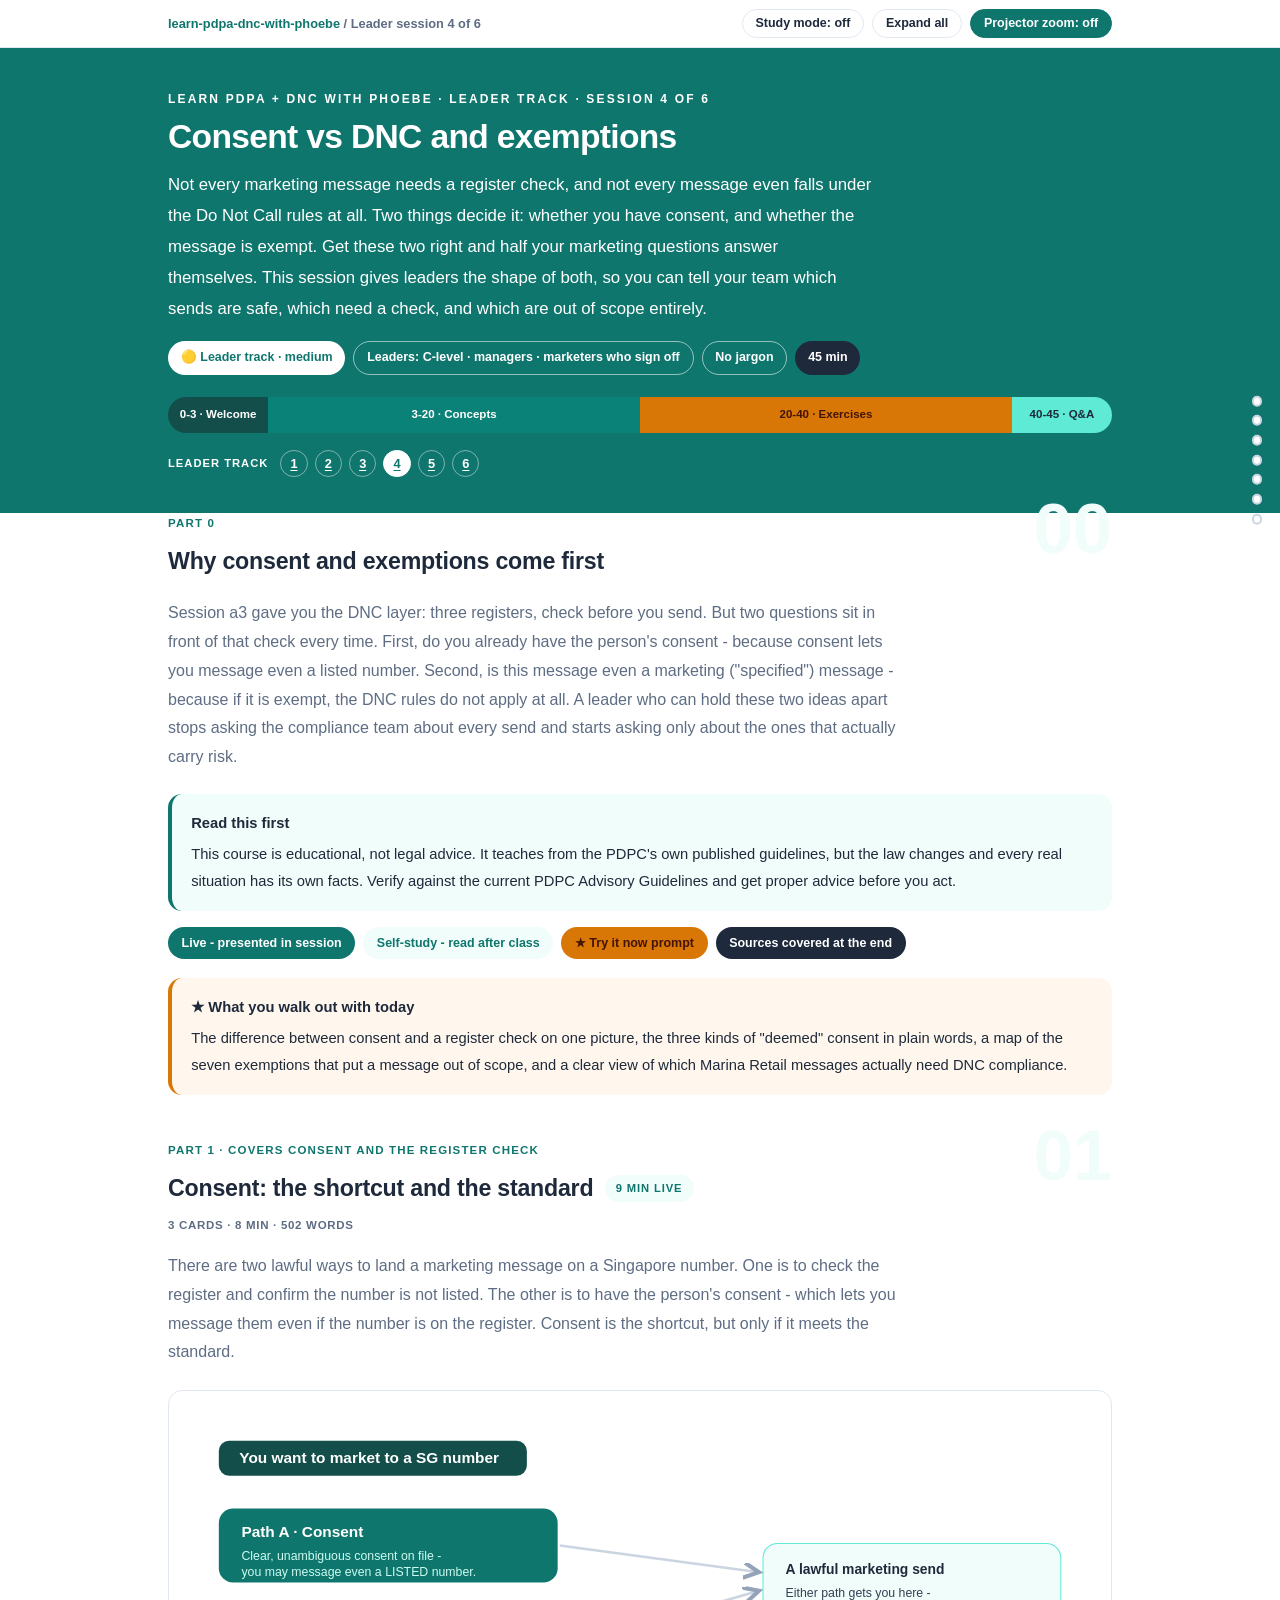
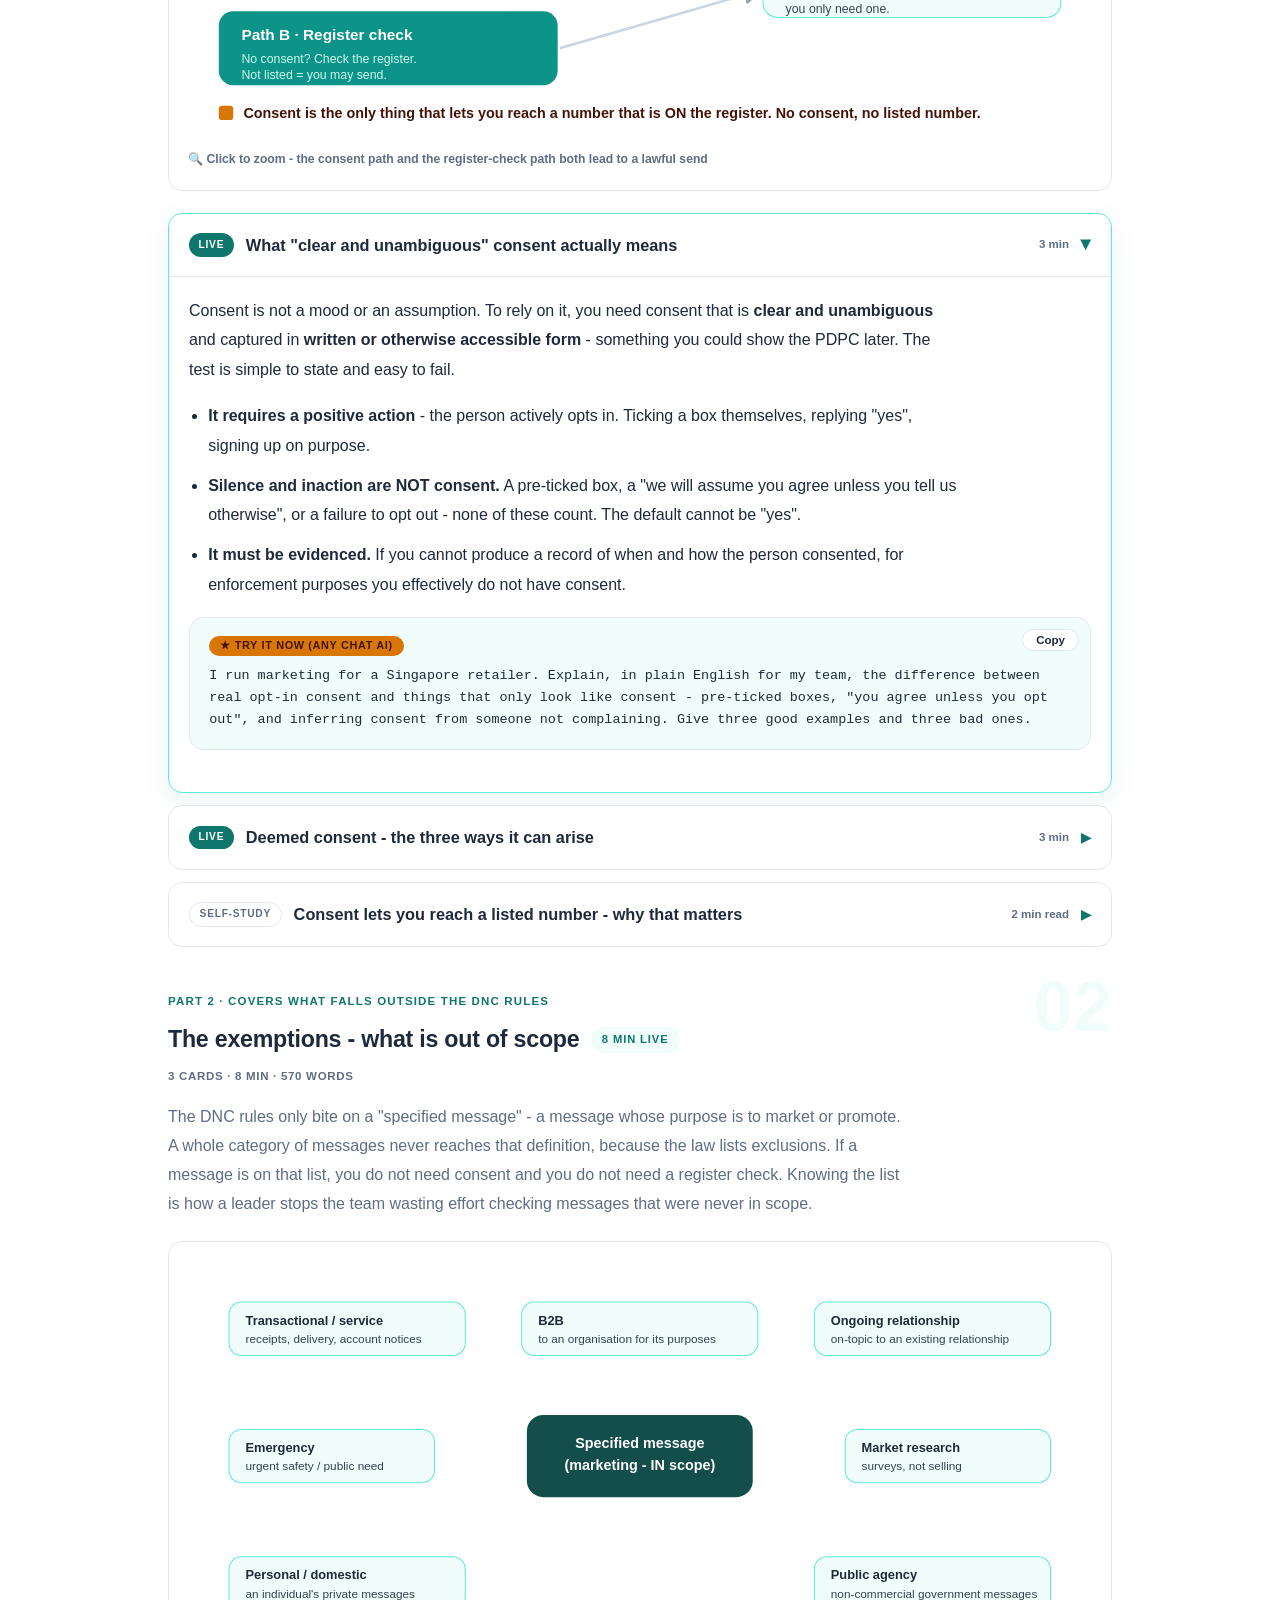
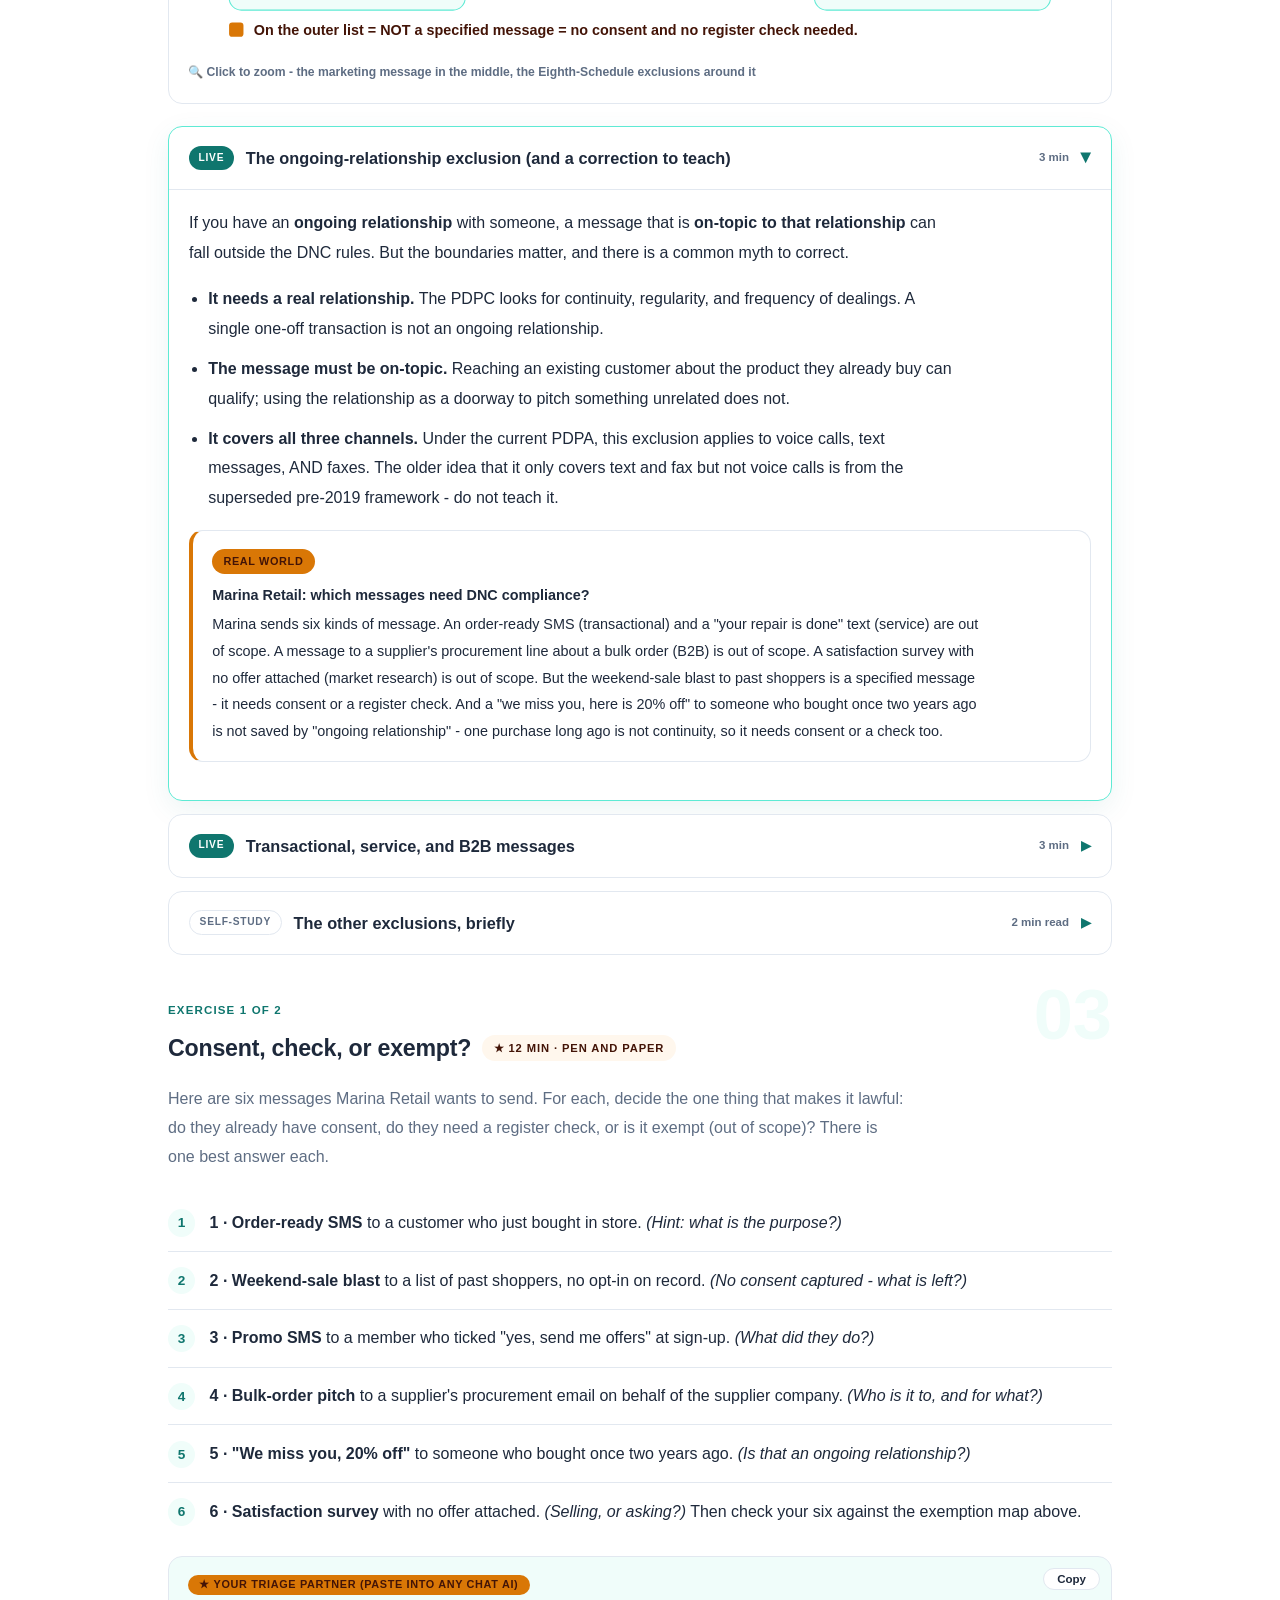
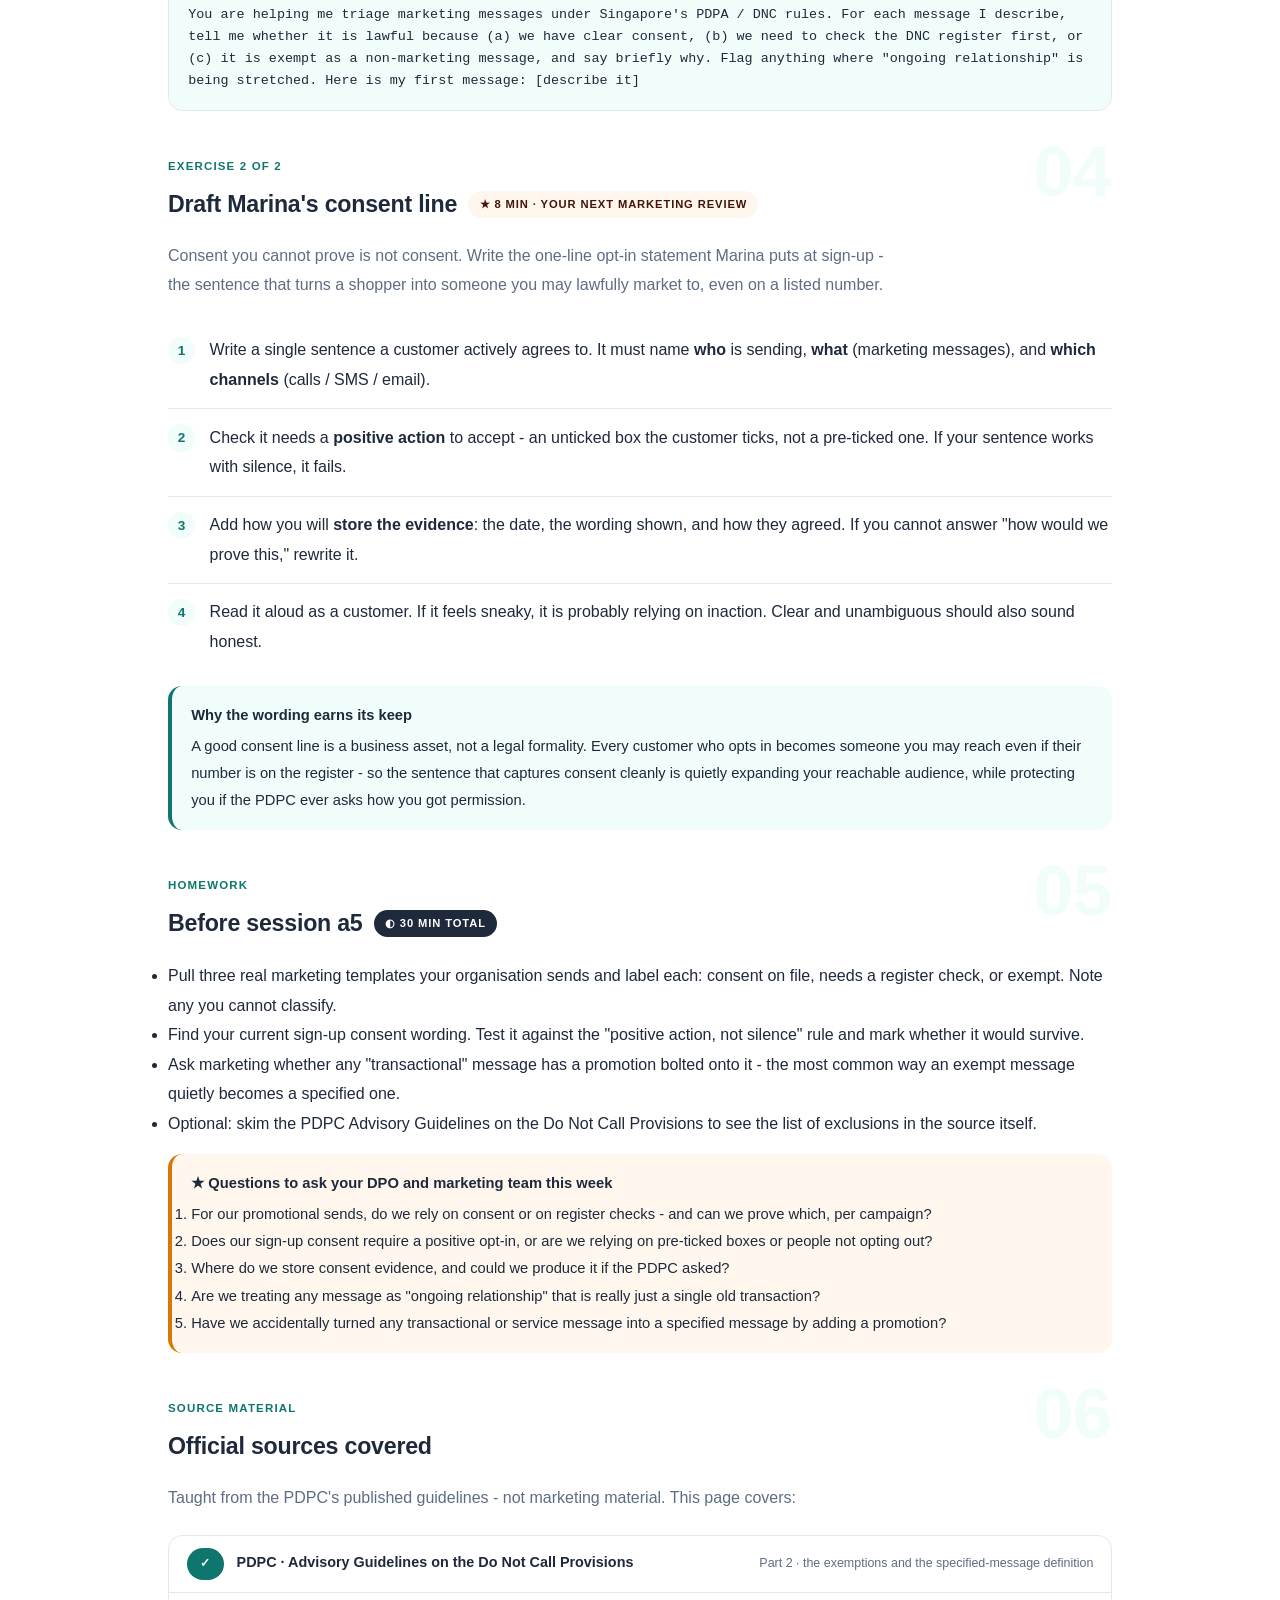
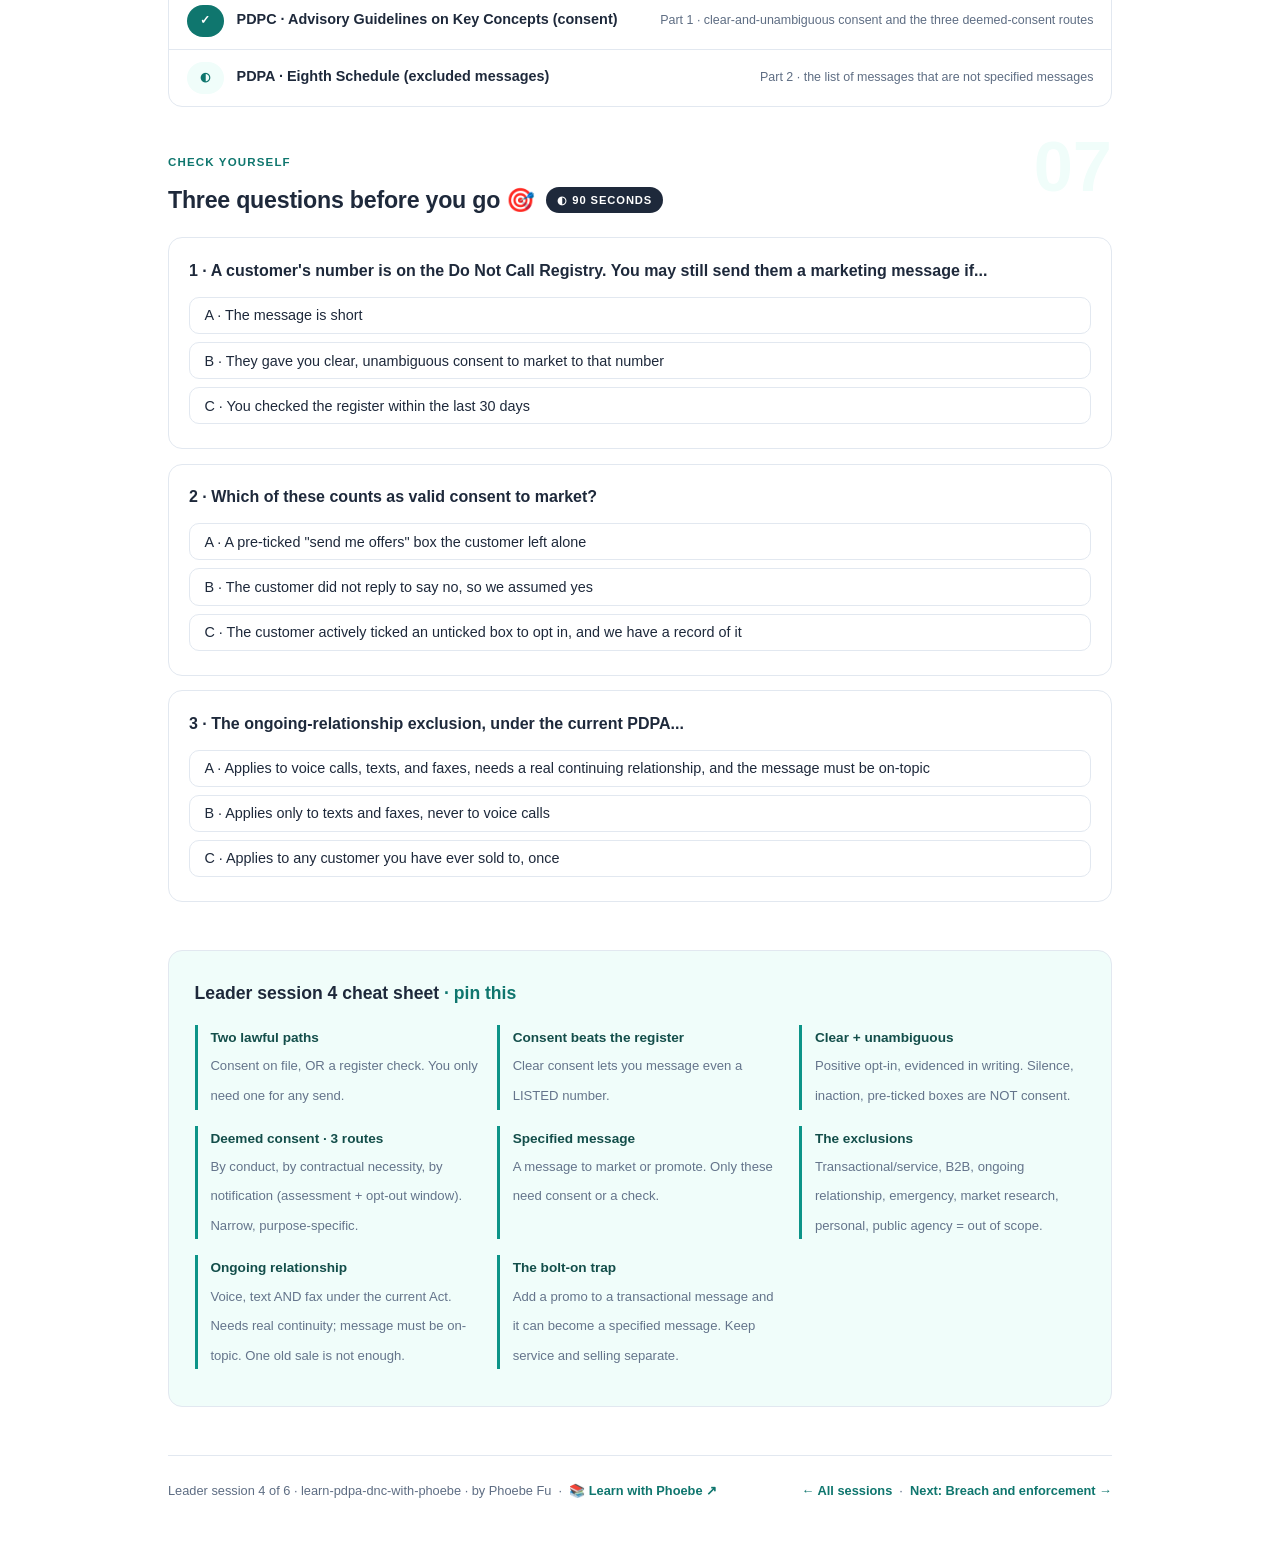
<file: courses/a4-consent-exemptions.html>
<!DOCTYPE html>
<html lang="en">
<head>
<meta charset="UTF-8">
<meta name="viewport" content="width=device-width, initial-scale=1.0">
<!-- social:start -->
<meta name="description" content="Leader session 4 of 6. Session a3 gave you the DNC layer: three registers, check before you send. But two questions sit in front of that check every time. First, do you already have the person&#x27;s...">
<meta property="og:type" content="article">
<meta property="og:site_name" content="Learn with Phoebe">
<meta property="og:title" content="Consent vs DNC and exemptions - learn PDPA + DNC with phoebe">
<meta property="og:description" content="Leader session 4 of 6. Session a3 gave you the DNC layer: three registers, check before you send. But two questions sit in front of that check every time. First, do you already have the person&#x27;s...">
<meta property="og:url" content="https://phoebefu6.github.io/learn-pdpa-dnc-with-phoebe/courses/a4-consent-exemptions.html">
<meta property="og:image" content="https://phoebefu6.github.io/learn-pdpa-dnc-with-phoebe/assets/og-cover.png">
<meta property="og:image:width" content="1200">
<meta property="og:image:height" content="630">
<meta name="twitter:card" content="summary_large_image">
<meta name="twitter:title" content="Consent vs DNC and exemptions - learn PDPA + DNC with phoebe">
<meta name="twitter:description" content="Leader session 4 of 6. Session a3 gave you the DNC layer: three registers, check before you send. But two questions sit in front of that check every time. First, do you already have the person&#x27;s...">
<meta name="twitter:image" content="https://phoebefu6.github.io/learn-pdpa-dnc-with-phoebe/assets/og-cover.png">
<!-- social:end -->
<title>Leader session 4 · Consent vs DNC + exemptions - learn PDPA + DNC with phoebe</title>
<link rel="stylesheet" href="../assets/style.css?v=27">
</head>
<body>

<div class="toolbar">
  <div class="wrap">
    <span class="crumb"><a href="../index.html">learn-pdpa-dnc-with-phoebe</a> / Leader session 4 of 6</span>
    <button class="btn" id="toggle-all" type="button">Expand all</button>
    <button class="btn primary" id="zoom-toggle" type="button">Projector zoom: off</button>
  </div>
</div>

<header class="masthead">
  <div class="wrap">
    <div class="eyebrow">Learn PDPA + DNC with Phoebe · Leader track · Session 4 of 6</div>
    <h1>Consent vs DNC <span class="accent">and exemptions</span></h1>
    <p class="sub">Not every marketing message needs a register check, and not every message even falls under the Do Not Call rules at all. Two things decide it: whether you have consent, and whether the message is exempt. Get these two right and half your marketing questions answer themselves. This session gives leaders the shape of both, so you can tell your team which sends are safe, which need a check, and which are out of scope entirely.</p>
    <div class="chip-row">
      <span class="chip level">🟡 Leader track · medium</span>
      <span class="chip audience">Leaders: C-level · managers · marketers who sign off</span>
      <span class="chip audience">No jargon</span>
      <span class="chip time">45 min</span>
    </div>
    <div class="agenda">
      <span class="a1" style="flex:1">0-3 · Welcome</span>
      <span class="a2" style="flex:4">3-20 · Concepts</span>
      <span class="a3" style="flex:4">20-40 · Exercises</span>
      <span class="a4" style="flex:1">40-45 · Q&amp;A</span>
    </div>
  </div>
</header>

<main class="wrap">

  <section class="section" id="intro">
    <div class="section-kicker">
      <span class="klabel">Part 0</span>
      <h2>Why consent and exemptions come first</h2>
    </div>
    <p class="lede">Session a3 gave you the DNC layer: three registers, check before you send. But two questions sit in front of that check every time. First, do you already have the person's consent - because consent lets you message even a listed number. Second, is this message even a marketing ("specified") message - because if it is exempt, the DNC rules do not apply at all. A leader who can hold these two ideas apart stops asking the compliance team about every send and starts asking only about the ones that actually carry risk.</p>
    <div class="callout tip">
      <strong>Read this first</strong>
      This course is educational, not legal advice. It teaches from the PDPC's own published guidelines, but the law changes and every real situation has its own facts. Verify against the current PDPC Advisory Guidelines and get proper advice before you act.
    </div>
    <div class="legend">
      <span class="pill solid">Live - presented in session</span>
      <span class="pill light">Self-study - read after class</span>
      <span class="pill peach">★ Try it now prompt</span>
      <span class="pill inkpill">Sources covered at the end</span>
    </div>
    <div class="callout win">
      <strong>★ What you walk out with today</strong>
      The difference between consent and a register check on one picture, the three kinds of "deemed" consent in plain words, a map of the seven exemptions that put a message out of scope, and a clear view of which Marina Retail messages actually need DNC compliance.
    </div>
  </section>

  <section class="section" id="consent">
    <div class="section-kicker">
      <span class="klabel">Part 1 · covers consent and the register check</span>
      <h2>Consent: the shortcut and the standard <span class="tag concept">9 min live</span></h2>
    </div>
    <p class="lede">There are two lawful ways to land a marketing message on a Singapore number. One is to check the register and confirm the number is not listed. The other is to have the person's consent - which lets you message them even if the number is on the register. Consent is the shortcut, but only if it meets the standard.</p>

    <figure class="zoomable">
      <svg viewBox="0 0 880 320" xmlns="http://www.w3.org/2000/svg" role="img" aria-label="Two lawful paths to a marketing send: the consent path lets you message even a listed number, and the register-check path confirms the number is not listed">
        <style>
          .a4cT { font: 700 15px Inter, sans-serif; fill: #FFFFFF; }
          .a4cI { font: 700 13.5px Inter, sans-serif; fill: #1E293B; }
          .a4cW { font: 400 12px Inter, sans-serif; fill: #CCFBF1; }
          .a4cS { font: 400 12px Inter, sans-serif; fill: #334155; }
          .a4cN { font: 600 14px Inter, sans-serif; fill: #431407; }
          .a4cArr { stroke: #CBD5E1; stroke-width: 2.5; fill: none; marker-end: url(#a4cAh); }
        </style>
        <defs>
          <marker id="a4cAh" markerWidth="9" markerHeight="9" refX="6" refY="3" orient="auto">
            <path d="M0,0 L6,3 L0,6" fill="none" stroke="#94A3B8" stroke-width="1.6"/>
          </marker>
        </defs>
        <rect x="30" y="30" width="300" height="34" rx="10" fill="#134E4A"/>
        <text class="a4cT" x="50" y="52">You want to market to a SG number</text>
        <rect x="30" y="96" width="330" height="72" rx="14" fill="#0F766E"/>
        <text class="a4cT" x="52" y="124">Path A · Consent</text>
        <text class="a4cW" x="52" y="146">Clear, unambiguous consent on file -</text>
        <text class="a4cW" x="52" y="162">you may message even a LISTED number.</text>
        <rect x="30" y="196" width="330" height="72" rx="14" fill="#0D9488"/>
        <text class="a4cT" x="52" y="224">Path B · Register check</text>
        <text class="a4cW" x="52" y="246">No consent? Check the register.</text>
        <text class="a4cW" x="52" y="262">Not listed = you may send.</text>
        <rect x="560" y="130" width="290" height="72" rx="14" fill="#F0FDFA" stroke="#5EEAD4"/>
        <text class="a4cI" x="582" y="160">A lawful marketing send</text>
        <text class="a4cS" x="582" y="182">Either path gets you here -</text>
        <text class="a4cS" x="582" y="198">you only need one.</text>
        <line class="a4cArr" x1="362" y1="132" x2="556" y2="158"/>
        <line class="a4cArr" x1="362" y1="232" x2="556" y2="176"/>
        <rect x="30" y="288" width="14" height="14" rx="3" fill="#D97706"/>
        <text class="a4cN" x="54" y="300">Consent is the only thing that lets you reach a number that is ON the register. No consent, no listed number.</text>
      </svg>
      <figcaption>🔍 Click to zoom - the consent path and the register-check path both lead to a lawful send</figcaption>
    </figure>

    <details class="card" open>
      <summary><span class="mode live">Live</span>What "clear and unambiguous" consent actually means<span class="mini">3 min</span><span class="caret">▶</span></summary>
      <div class="body">
        <p>Consent is not a mood or an assumption. To rely on it, you need consent that is <strong>clear and unambiguous</strong> and captured in <strong>written or otherwise accessible form</strong> - something you could show the PDPC later. The test is simple to state and easy to fail.</p>
        <ul>
          <li><strong>It requires a positive action</strong> - the person actively opts in. Ticking a box themselves, replying "yes", signing up on purpose.</li>
          <li><strong>Silence and inaction are NOT consent.</strong> A pre-ticked box, a "we will assume you agree unless you tell us otherwise", or a failure to opt out - none of these count. The default cannot be "yes".</li>
          <li><strong>It must be evidenced.</strong> If you cannot produce a record of when and how the person consented, for enforcement purposes you effectively do not have consent.</li>
        </ul>
        <div class="prompt-box good"><span class="label">★ Try it now (any chat AI)</span>I run marketing for a Singapore retailer. Explain, in plain English for my team, the difference between real opt-in consent and things that only look like consent - pre-ticked boxes, "you agree unless you opt out", and inferring consent from someone not complaining. Give three good examples and three bad ones.</div>
      </div>
    </details>

    <details class="card">
      <summary><span class="mode live">Live</span>Deemed consent - the three ways it can arise<span class="mini">3 min</span><span class="caret">▶</span></summary>
      <div class="body">
        <p>Sometimes the law treats consent as given even without an explicit opt-in. This is <strong>deemed consent</strong>, and there are three routes. A leader does not need the section numbers, but should know these exist so the team neither over-claims nor ignores them.</p>
        <ul>
          <li><strong>By conduct:</strong> the person voluntarily provides their data for an obvious purpose - handing over a phone number to receive a delivery, for instance. Consent is deemed for that purpose only.</li>
          <li><strong>By contractual necessity:</strong> where sharing the data is reasonably necessary to fulfil a contract the person is party to.</li>
          <li><strong>By notification:</strong> you tell the person about a new purpose, do a required assessment that it is not likely to harm them, and give them a reasonable window to opt out. If they do not opt out, consent is deemed for that purpose.</li>
        </ul>
        <div class="callout tip">
          <strong>The leadership read</strong>
          Deemed consent is real but narrow. It attaches to a specific purpose, not a blanket licence to market. "They gave us their number for a delivery" does not mean "we may text them promotions forever." When in doubt, get express consent - it is the cleanest thing to prove.
        </div>
      </div>
    </details>

    <details class="card">
      <summary><span class="mode self">Self-study</span>Consent lets you reach a listed number - why that matters<span class="mini">2 min read</span><span class="caret">▶</span></summary>
      <div class="body">
        <p>Here is the point most teams miss: the register is not a wall. If a person has given you clear consent to send marketing to their number, you may message them <strong>even though that number sits on the Do Not Call Registry</strong>. Consent overrides the listing. This is why a well-run marketing operation invests in capturing and storing consent - it turns "we cannot touch listed numbers" into "we can reach everyone who actually said yes." The flip side: without consent, a listed number is off limits, full stop, and the check is what tells you whether a number is listed. Consent and the check are two tools for the same job - reaching a number lawfully - and you only need one of them for any given send.</p>
      </div>
    </details>
  </section>

  <section class="section" id="exemptions">
    <div class="section-kicker">
      <span class="klabel">Part 2 · covers what falls outside the DNC rules</span>
      <h2>The exemptions - what is out of scope <span class="tag concept">8 min live</span></h2>
    </div>
    <p class="lede">The DNC rules only bite on a "specified message" - a message whose purpose is to market or promote. A whole category of messages never reaches that definition, because the law lists exclusions. If a message is on that list, you do not need consent and you do not need a register check. Knowing the list is how a leader stops the team wasting effort checking messages that were never in scope.</p>

    <figure class="zoomable">
      <svg viewBox="0 0 880 380" xmlns="http://www.w3.org/2000/svg" role="img" aria-label="A specified marketing message sits in the middle, surrounded by seven Eighth Schedule exclusions that are not specified messages: transactional, B2B, ongoing relationship, emergency, market research, personal, and public agency">
        <style>
          .a4eT { font: 700 14px Inter, sans-serif; fill: #FFFFFF; }
          .a4eC { font: 700 14px Inter, sans-serif; fill: #431407; }
          .a4eI { font: 700 12.5px Inter, sans-serif; fill: #1E293B; }
          .a4eS { font: 400 11.5px Inter, sans-serif; fill: #334155; }
          .a4eN { font: 600 14px Inter, sans-serif; fill: #431407; }
        </style>
        <rect x="330" y="150" width="220" height="80" rx="16" fill="#134E4A"/>
        <text class="a4eT" x="440" y="182" text-anchor="middle">Specified message</text>
        <text class="a4eT" x="440" y="204" text-anchor="middle" font-weight="400">(marketing - IN scope)</text>
        <rect x="40" y="40" width="230" height="52" rx="12" fill="#F0FDFA" stroke="#5EEAD4"/>
        <text class="a4eI" x="56" y="62">Transactional / service</text>
        <text class="a4eS" x="56" y="80">receipts, delivery, account notices</text>
        <rect x="325" y="40" width="230" height="52" rx="12" fill="#F0FDFA" stroke="#5EEAD4"/>
        <text class="a4eI" x="341" y="62">B2B</text>
        <text class="a4eS" x="341" y="80">to an organisation for its purposes</text>
        <rect x="610" y="40" width="230" height="52" rx="12" fill="#F0FDFA" stroke="#5EEAD4"/>
        <text class="a4eI" x="626" y="62">Ongoing relationship</text>
        <text class="a4eS" x="626" y="80">on-topic to an existing relationship</text>
        <rect x="40" y="164" width="200" height="52" rx="12" fill="#F0FDFA" stroke="#5EEAD4"/>
        <text class="a4eI" x="56" y="186">Emergency</text>
        <text class="a4eS" x="56" y="204">urgent safety / public need</text>
        <rect x="640" y="164" width="200" height="52" rx="12" fill="#F0FDFA" stroke="#5EEAD4"/>
        <text class="a4eI" x="656" y="186">Market research</text>
        <text class="a4eS" x="656" y="204">surveys, not selling</text>
        <rect x="40" y="288" width="230" height="52" rx="12" fill="#F0FDFA" stroke="#5EEAD4"/>
        <text class="a4eI" x="56" y="310">Personal / domestic</text>
        <text class="a4eS" x="56" y="328">an individual's private messages</text>
        <rect x="610" y="288" width="230" height="52" rx="12" fill="#F0FDFA" stroke="#5EEAD4"/>
        <text class="a4eI" x="626" y="310">Public agency</text>
        <text class="a4eS" x="626" y="328">non-commercial government messages</text>
        <rect x="40" y="352" width="14" height="14" rx="3" fill="#D97706"/>
        <text class="a4eN" x="64" y="364">On the outer list = NOT a specified message = no consent and no register check needed.</text>
      </svg>
      <figcaption>🔍 Click to zoom - the marketing message in the middle, the Eighth-Schedule exclusions around it</figcaption>
    </figure>

    <details class="card" open>
      <summary><span class="mode live">Live</span>The ongoing-relationship exclusion (and a correction to teach)<span class="mini">3 min</span><span class="caret">▶</span></summary>
      <div class="body">
        <p>If you have an <strong>ongoing relationship</strong> with someone, a message that is <strong>on-topic to that relationship</strong> can fall outside the DNC rules. But the boundaries matter, and there is a common myth to correct.</p>
        <ul>
          <li><strong>It needs a real relationship.</strong> The PDPC looks for continuity, regularity, and frequency of dealings. A single one-off transaction is not an ongoing relationship.</li>
          <li><strong>The message must be on-topic.</strong> Reaching an existing customer about the product they already buy can qualify; using the relationship as a doorway to pitch something unrelated does not.</li>
          <li><strong>It covers all three channels.</strong> Under the current PDPA, this exclusion applies to voice calls, text messages, AND faxes. The older idea that it only covers text and fax but not voice calls is from the superseded pre-2019 framework - do not teach it.</li>
        </ul>
        <div class="callout example">
          <span class="ex-pill">Real world</span>
          <p><strong>Marina Retail: which messages need DNC compliance?</strong> Marina sends six kinds of message. An order-ready SMS (transactional) and a "your repair is done" text (service) are out of scope. A message to a supplier's procurement line about a bulk order (B2B) is out of scope. A satisfaction survey with no offer attached (market research) is out of scope. But the weekend-sale blast to past shoppers is a specified message - it needs consent or a register check. And a "we miss you, here is 20% off" to someone who bought once two years ago is not saved by "ongoing relationship" - one purchase long ago is not continuity, so it needs consent or a check too.</p>
        </div>
      </div>
    </details>

    <details class="card">
      <summary><span class="mode live">Live</span>Transactional, service, and B2B messages<span class="mini">3 min</span><span class="caret">▶</span></summary>
      <div class="body">
        <p>Three of the exclusions do most of the day-to-day work, because they cover the messages businesses send constantly. Knowing them keeps the team from over-checking.</p>
        <ul>
          <li><strong>Transactional and service messages:</strong> a message whose sole purpose is to carry out, complete, or confirm a transaction the person already agreed to, or to give service information - receipts, delivery updates, appointment reminders, account alerts. No selling attached.</li>
          <li><strong>B2B:</strong> a message sent to an organisation for the purposes of that organisation - not to an individual for their own use. Marketing to a company's general business line about a business product sits outside DNC.</li>
          <li><strong>The trap:</strong> the moment you bolt a promotion onto a transactional message ("your order shipped - and here is 30% off your next one"), the promotional part can pull it back into scope. Keep service and selling separate.</li>
        </ul>
        <div class="callout tip">
          <strong>The leadership read</strong>
          Exemptions are about the purpose of the message, not who you are. There is no "we are a small shop so DNC does not apply." Ask of every template: what is this message actually for? If the honest answer is "to sell or promote," it is a specified message and the DNC rules apply.
        </div>
      </div>
    </details>

    <details class="card">
      <summary><span class="mode self">Self-study</span>The other exclusions, briefly<span class="mini">2 min read</span><span class="caret">▶</span></summary>
      <div class="body">
        <p>The Eighth Schedule lists the messages that are <strong>not</strong> specified messages. Alongside transactional/service, B2B, and ongoing-relationship, it covers: <strong>emergency</strong> messages (urgent safety or public need); <strong>market research and surveys</strong>, where you are gathering views rather than selling; <strong>personal or domestic</strong> messages sent by an individual in a private capacity; and <strong>public-agency non-commercial</strong> messages. The common thread is purpose - none of these exist to market or promote a product or service, so the Do Not Call machinery does not attach to them. For a leader, the value is not memorising all seven. It is recognising that a large share of the messages your organisation sends were never in scope, so the team's DNC energy should be aimed squarely at the ones that are: the promotional sends.</p>
      </div>
    </details>
  </section>

  <section class="section" id="exercise-1">
    <div class="section-kicker">
      <span class="klabel">Exercise 1 of 2</span>
      <h2>Consent, check, or exempt? <span class="tag demo">★ 12 min · pen and paper</span></h2>
    </div>
    <p class="lede">Here are six messages Marina Retail wants to send. For each, decide the one thing that makes it lawful: do they already have consent, do they need a register check, or is it exempt (out of scope)? There is one best answer each.</p>
    <div class="steps">
      <div class="step"><p><strong>1 · Order-ready SMS</strong> to a customer who just bought in store. <em>(Hint: what is the purpose?)</em></p></div>
      <div class="step"><p><strong>2 · Weekend-sale blast</strong> to a list of past shoppers, no opt-in on record. <em>(No consent captured - what is left?)</em></p></div>
      <div class="step"><p><strong>3 · Promo SMS</strong> to a member who ticked "yes, send me offers" at sign-up. <em>(What did they do?)</em></p></div>
      <div class="step"><p><strong>4 · Bulk-order pitch</strong> to a supplier's procurement email on behalf of the supplier company. <em>(Who is it to, and for what?)</em></p></div>
      <div class="step"><p><strong>5 · "We miss you, 20% off"</strong> to someone who bought once two years ago. <em>(Is that an ongoing relationship?)</em></p></div>
      <div class="step"><p><strong>6 · Satisfaction survey</strong> with no offer attached. <em>(Selling, or asking?)</em> Then check your six against the exemption map above.</p></div>
    </div>
    <div class="prompt-box good"><span class="label">★ Your triage partner (paste into any chat AI)</span>You are helping me triage marketing messages under Singapore's PDPA / DNC rules. For each message I describe, tell me whether it is lawful because (a) we have clear consent, (b) we need to check the DNC register first, or (c) it is exempt as a non-marketing message, and say briefly why. Flag anything where "ongoing relationship" is being stretched. Here is my first message: [describe it]</div>
  </section>

  <section class="section" id="exercise-2">
    <div class="section-kicker">
      <span class="klabel">Exercise 2 of 2</span>
      <h2>Draft Marina's consent line <span class="tag demo">★ 8 min · your next marketing review</span></h2>
    </div>
    <p class="lede">Consent you cannot prove is not consent. Write the one-line opt-in statement Marina puts at sign-up - the sentence that turns a shopper into someone you may lawfully market to, even on a listed number.</p>
    <div class="steps">
      <div class="step"><p>Write a single sentence a customer actively agrees to. It must name <strong>who</strong> is sending, <strong>what</strong> (marketing messages), and <strong>which channels</strong> (calls / SMS / email).</p></div>
      <div class="step"><p>Check it needs a <strong>positive action</strong> to accept - an unticked box the customer ticks, not a pre-ticked one. If your sentence works with silence, it fails.</p></div>
      <div class="step"><p>Add how you will <strong>store the evidence</strong>: the date, the wording shown, and how they agreed. If you cannot answer "how would we prove this," rewrite it.</p></div>
      <div class="step"><p>Read it aloud as a customer. If it feels sneaky, it is probably relying on inaction. Clear and unambiguous should also sound honest.</p></div>
    </div>
    <div class="callout tip">
      <strong>Why the wording earns its keep</strong>
      A good consent line is a business asset, not a legal formality. Every customer who opts in becomes someone you may reach even if their number is on the register - so the sentence that captures consent cleanly is quietly expanding your reachable audience, while protecting you if the PDPC ever asks how you got permission.
    </div>
  </section>

  <section class="section" id="homework">
    <div class="section-kicker">
      <span class="klabel">Homework</span>
      <h2>Before session a5 <span class="tag exercise">◐ 30 min total</span></h2>
    </div>
    <ul>
      <li>Pull three real marketing templates your organisation sends and label each: consent on file, needs a register check, or exempt. Note any you cannot classify.</li>
      <li>Find your current sign-up consent wording. Test it against the "positive action, not silence" rule and mark whether it would survive.</li>
      <li>Ask marketing whether any "transactional" message has a promotion bolted onto it - the most common way an exempt message quietly becomes a specified one.</li>
      <li>Optional: skim the PDPC Advisory Guidelines on the Do Not Call Provisions to see the list of exclusions in the source itself.</li>
    </ul>
    <div class="callout win">
      <strong>★ Questions to ask your DPO and marketing team this week</strong>
      <ol>
        <li>For our promotional sends, do we rely on consent or on register checks - and can we prove which, per campaign?</li>
        <li>Does our sign-up consent require a positive opt-in, or are we relying on pre-ticked boxes or people not opting out?</li>
        <li>Where do we store consent evidence, and could we produce it if the PDPC asked?</li>
        <li>Are we treating any message as "ongoing relationship" that is really just a single old transaction?</li>
        <li>Have we accidentally turned any transactional or service message into a specified message by adding a promotion?</li>
      </ol>
    </div>
  </section>

  <section class="section" id="official">
    <div class="section-kicker">
      <span class="klabel">Source material</span>
      <h2>Official sources covered</h2>
    </div>
    <p class="lede">Taught from the PDPC's published guidelines - not marketing material. This page covers:</p>
    <div class="covered">
      <div class="covered-row"><span class="status pill solid">✓</span><span class="name">PDPC · Advisory Guidelines on the Do Not Call Provisions</span><span class="note">Part 2 · the exemptions and the specified-message definition</span></div>
      <div class="covered-row"><span class="status pill solid">✓</span><span class="name">PDPC · Advisory Guidelines on Key Concepts (consent)</span><span class="note">Part 1 · clear-and-unambiguous consent and the three deemed-consent routes</span></div>
      <div class="covered-row"><span class="status pill light">◐</span><span class="name">PDPA · Eighth Schedule (excluded messages)</span><span class="note">Part 2 · the list of messages that are not specified messages</span></div>
    </div>
  </section>

  <section class="section" id="quiz">
    <div class="section-kicker">
      <span class="klabel">Check yourself</span>
      <h2>Three questions before you go 🎯 <span class="tag exercise">◐ 90 seconds</span></h2>
    </div>
    <div class="quiz-q" data-answer="1">
      <p class="qtext">1 · A customer's number is on the Do Not Call Registry. You may still send them a marketing message if...</p>
      <button class="qopt" type="button">A · The message is short</button>
      <button class="qopt" type="button">B · They gave you clear, unambiguous consent to market to that number</button>
      <button class="qopt" type="button">C · You checked the register within the last 30 days</button>
      <p class="qwhy">Consent overrides the listing. With clear consent on file you may message even a listed number; the register check is only needed when you do not have consent.</p>
    </div>
    <div class="quiz-q" data-answer="2">
      <p class="qtext">2 · Which of these counts as valid consent to market?</p>
      <button class="qopt" type="button">A · A pre-ticked "send me offers" box the customer left alone</button>
      <button class="qopt" type="button">B · The customer did not reply to say no, so we assumed yes</button>
      <button class="qopt" type="button">C · The customer actively ticked an unticked box to opt in, and we have a record of it</button>
      <p class="qwhy">Consent needs a positive action and must be evidenced. Silence, inaction, and pre-ticked boxes are not consent.</p>
    </div>
    <div class="quiz-q" data-answer="0">
      <p class="qtext">3 · The ongoing-relationship exclusion, under the current PDPA...</p>
      <button class="qopt" type="button">A · Applies to voice calls, texts, and faxes, needs a real continuing relationship, and the message must be on-topic</button>
      <button class="qopt" type="button">B · Applies only to texts and faxes, never to voice calls</button>
      <button class="qopt" type="button">C · Applies to any customer you have ever sold to, once</button>
      <p class="qwhy">The "text and fax only, not voice" version is the superseded pre-2019 framework. Today it covers all three channels, needs continuity and regularity, and the message must be on-topic to the relationship.</p>
    </div>
    <p class="quiz-score"></p>
  </section>

  <section class="cheat" id="cheatsheet">
    <h3>Leader session 4 cheat sheet <span>· pin this</span></h3>
    <div class="grid-2">
      <div class="cheat-item"><b>Two lawful paths</b><span>Consent on file, OR a register check. You only need one for any send.</span></div>
      <div class="cheat-item"><b>Consent beats the register</b><span>Clear consent lets you message even a LISTED number.</span></div>
      <div class="cheat-item"><b>Clear + unambiguous</b><span>Positive opt-in, evidenced in writing. Silence, inaction, pre-ticked boxes are NOT consent.</span></div>
      <div class="cheat-item"><b>Deemed consent · 3 routes</b><span>By conduct, by contractual necessity, by notification (assessment + opt-out window). Narrow, purpose-specific.</span></div>
      <div class="cheat-item"><b>Specified message</b><span>A message to market or promote. Only these need consent or a check.</span></div>
      <div class="cheat-item"><b>The exclusions</b><span>Transactional/service, B2B, ongoing relationship, emergency, market research, personal, public agency = out of scope.</span></div>
      <div class="cheat-item"><b>Ongoing relationship</b><span>Voice, text AND fax under the current Act. Needs real continuity; message must be on-topic. One old sale is not enough.</span></div>
      <div class="cheat-item"><b>The bolt-on trap</b><span>Add a promo to a transactional message and it can become a specified message. Keep service and selling separate.</span></div>
    </div>
  </section>

  <footer class="pagefoot">
    <span>Leader session 4 of 6 · learn-pdpa-dnc-with-phoebe · by Phoebe Fu &nbsp;·&nbsp; 📚 <a href="https://phoebefu6.github.io/learn-with-phoebe/">Learn with Phoebe ↗</a></span>
    <span><a href="../index.html">← All sessions</a> &nbsp;·&nbsp; <a href="a5-breach-enforcement.html">Next: Breach and enforcement →</a></span>
  </footer>

</main>

<script src="../assets/app.js?v=25"></script>
</body>
</html>
</file>
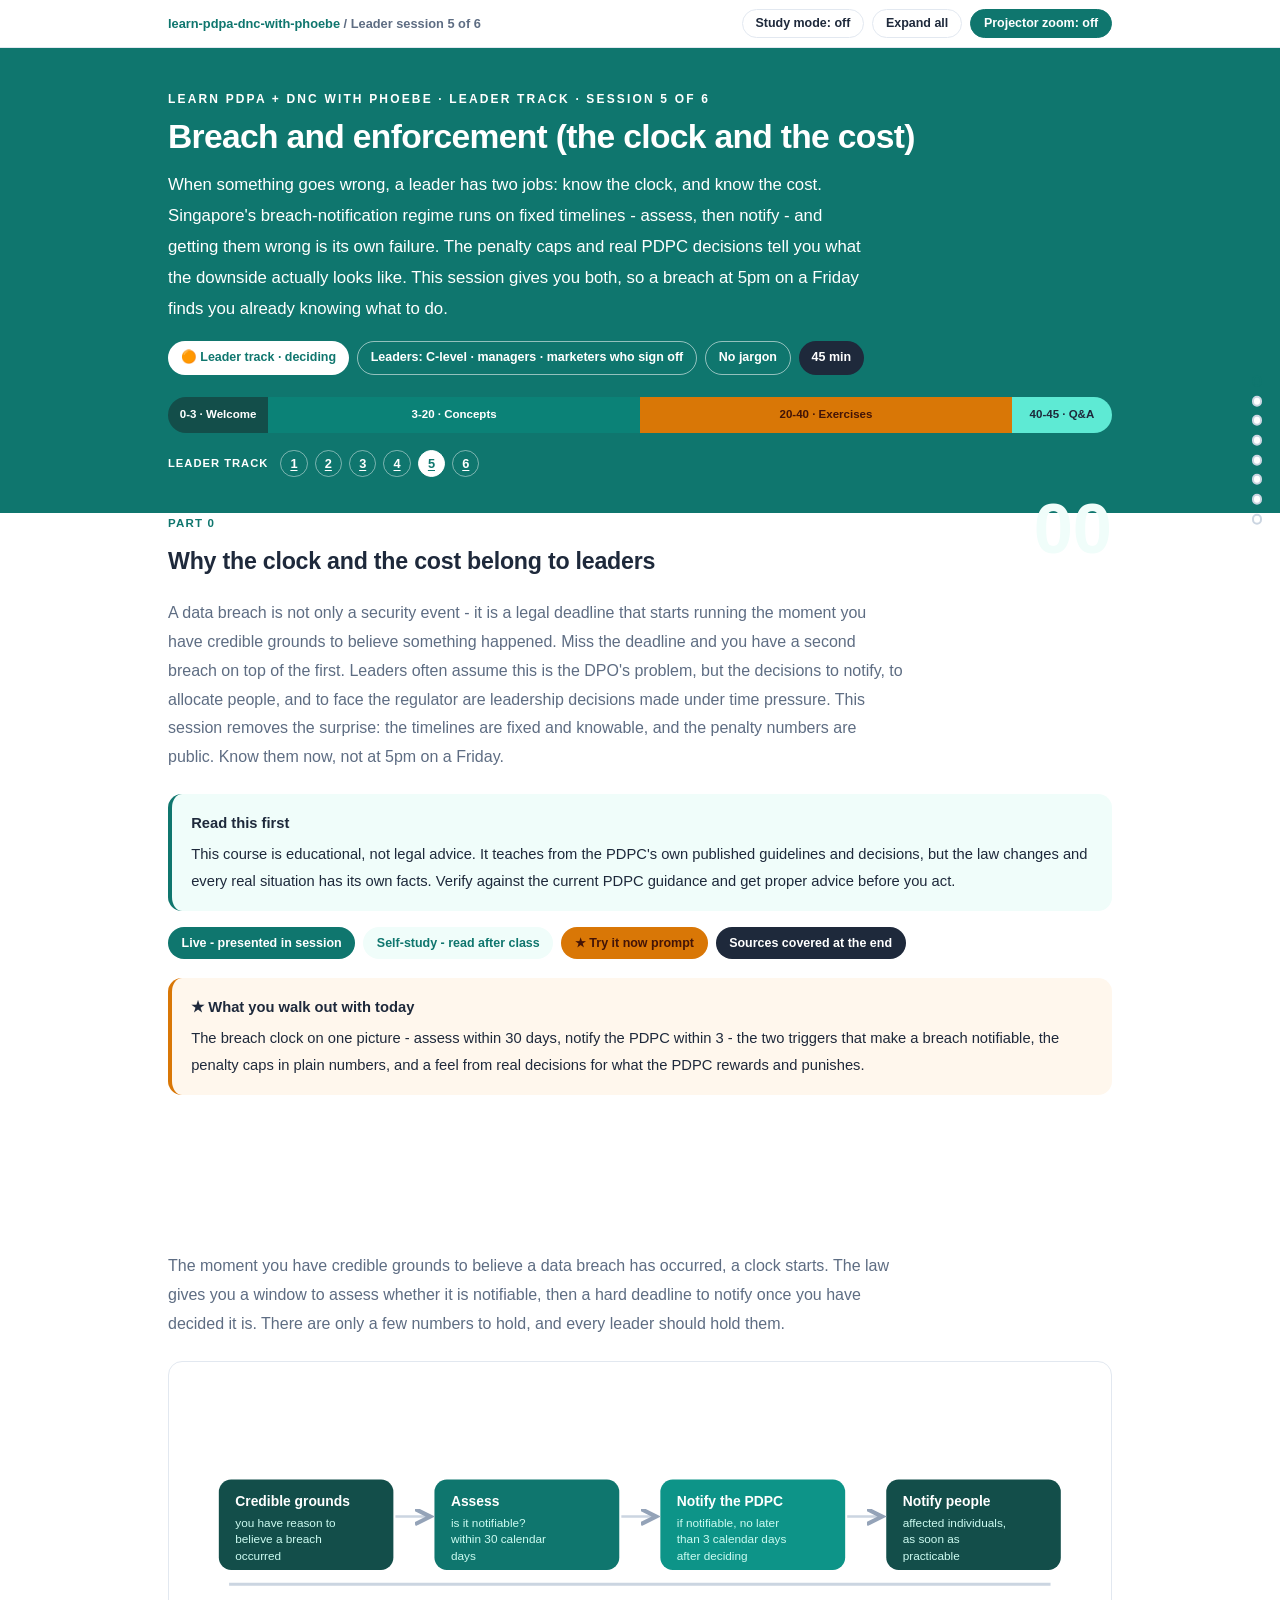
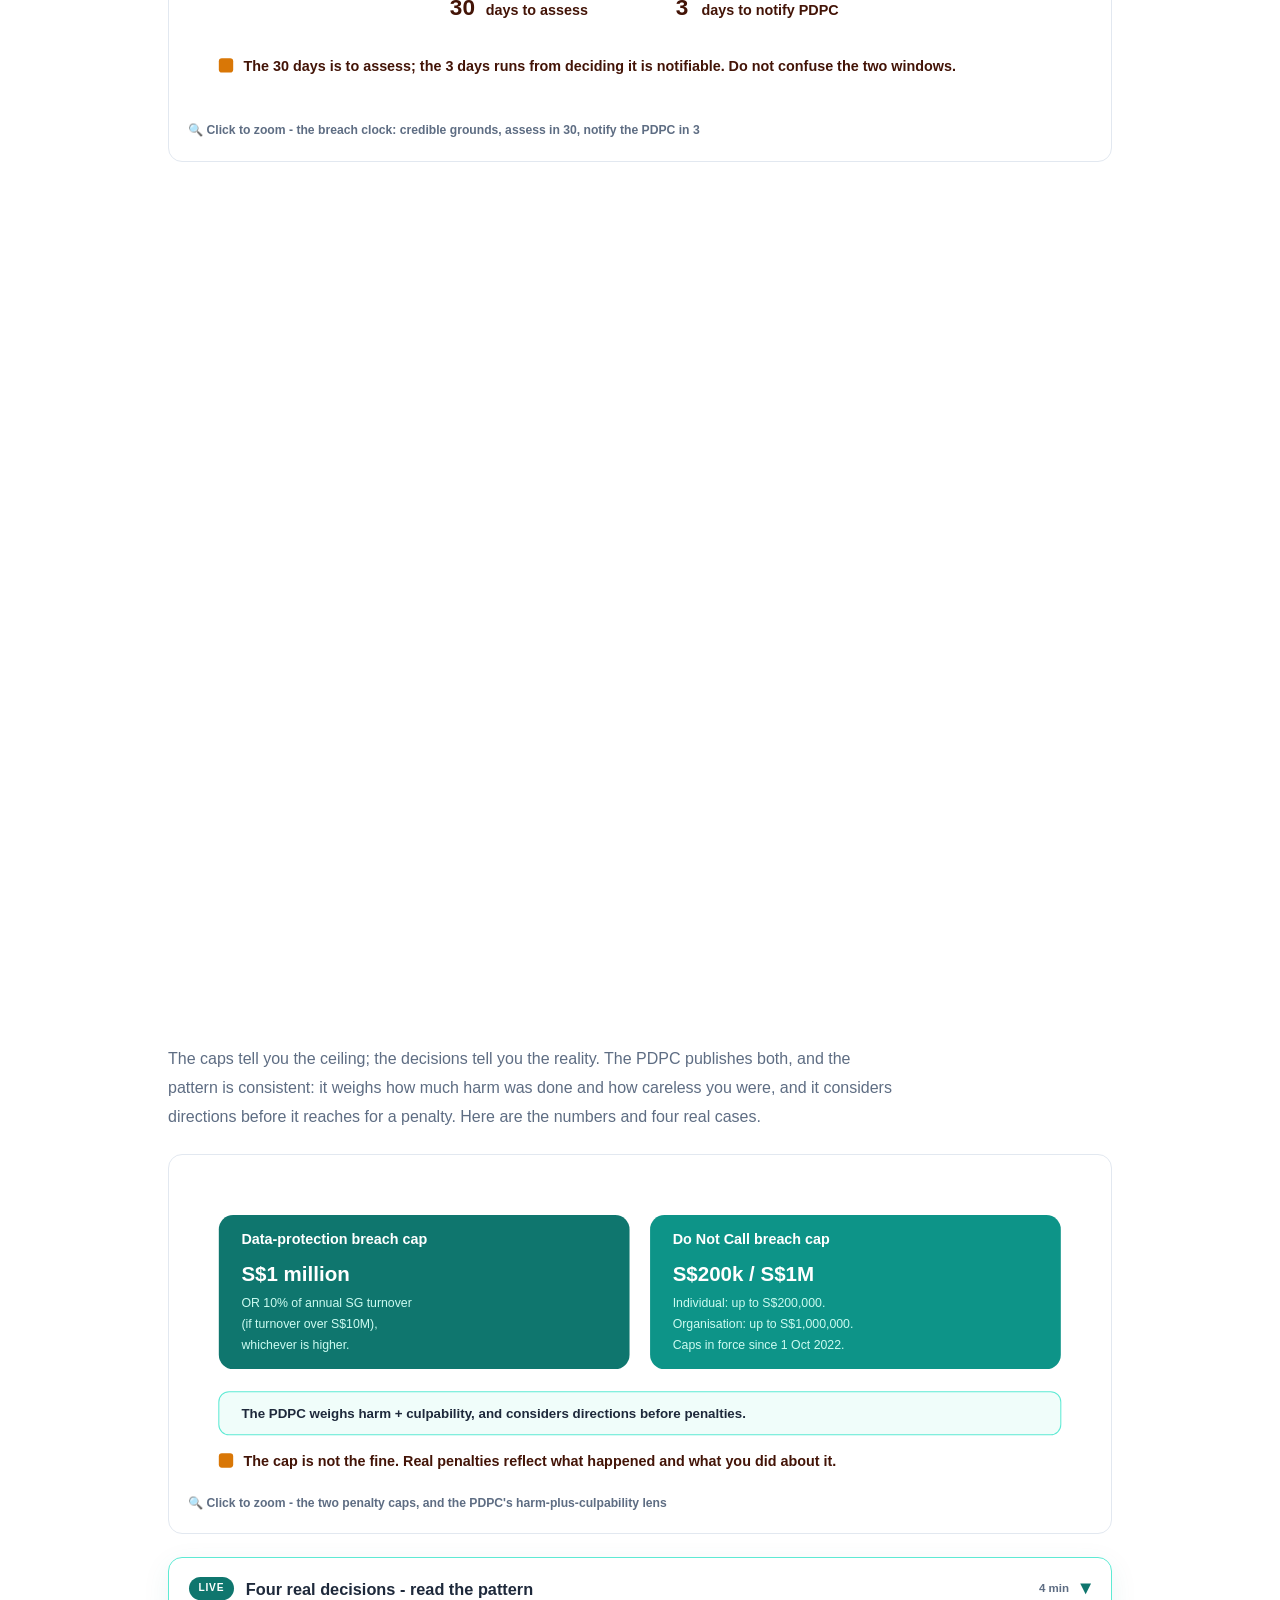
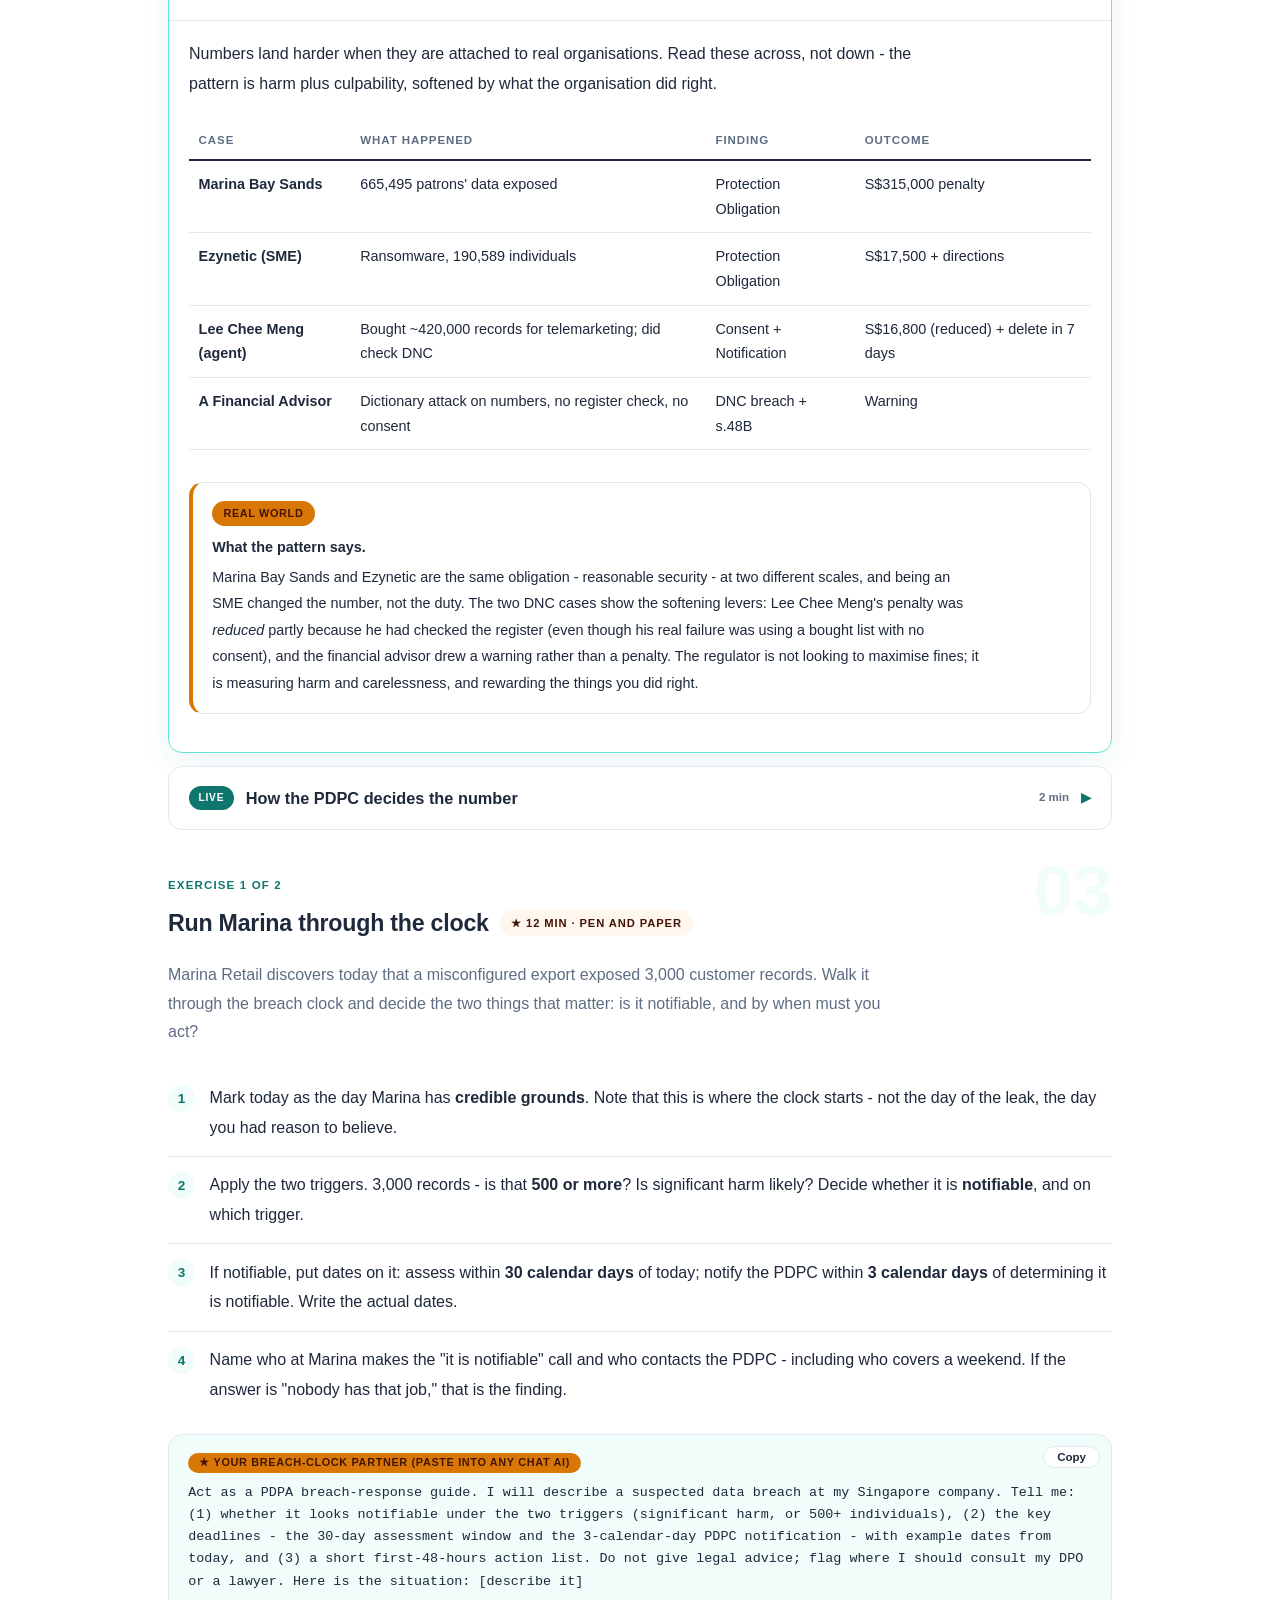
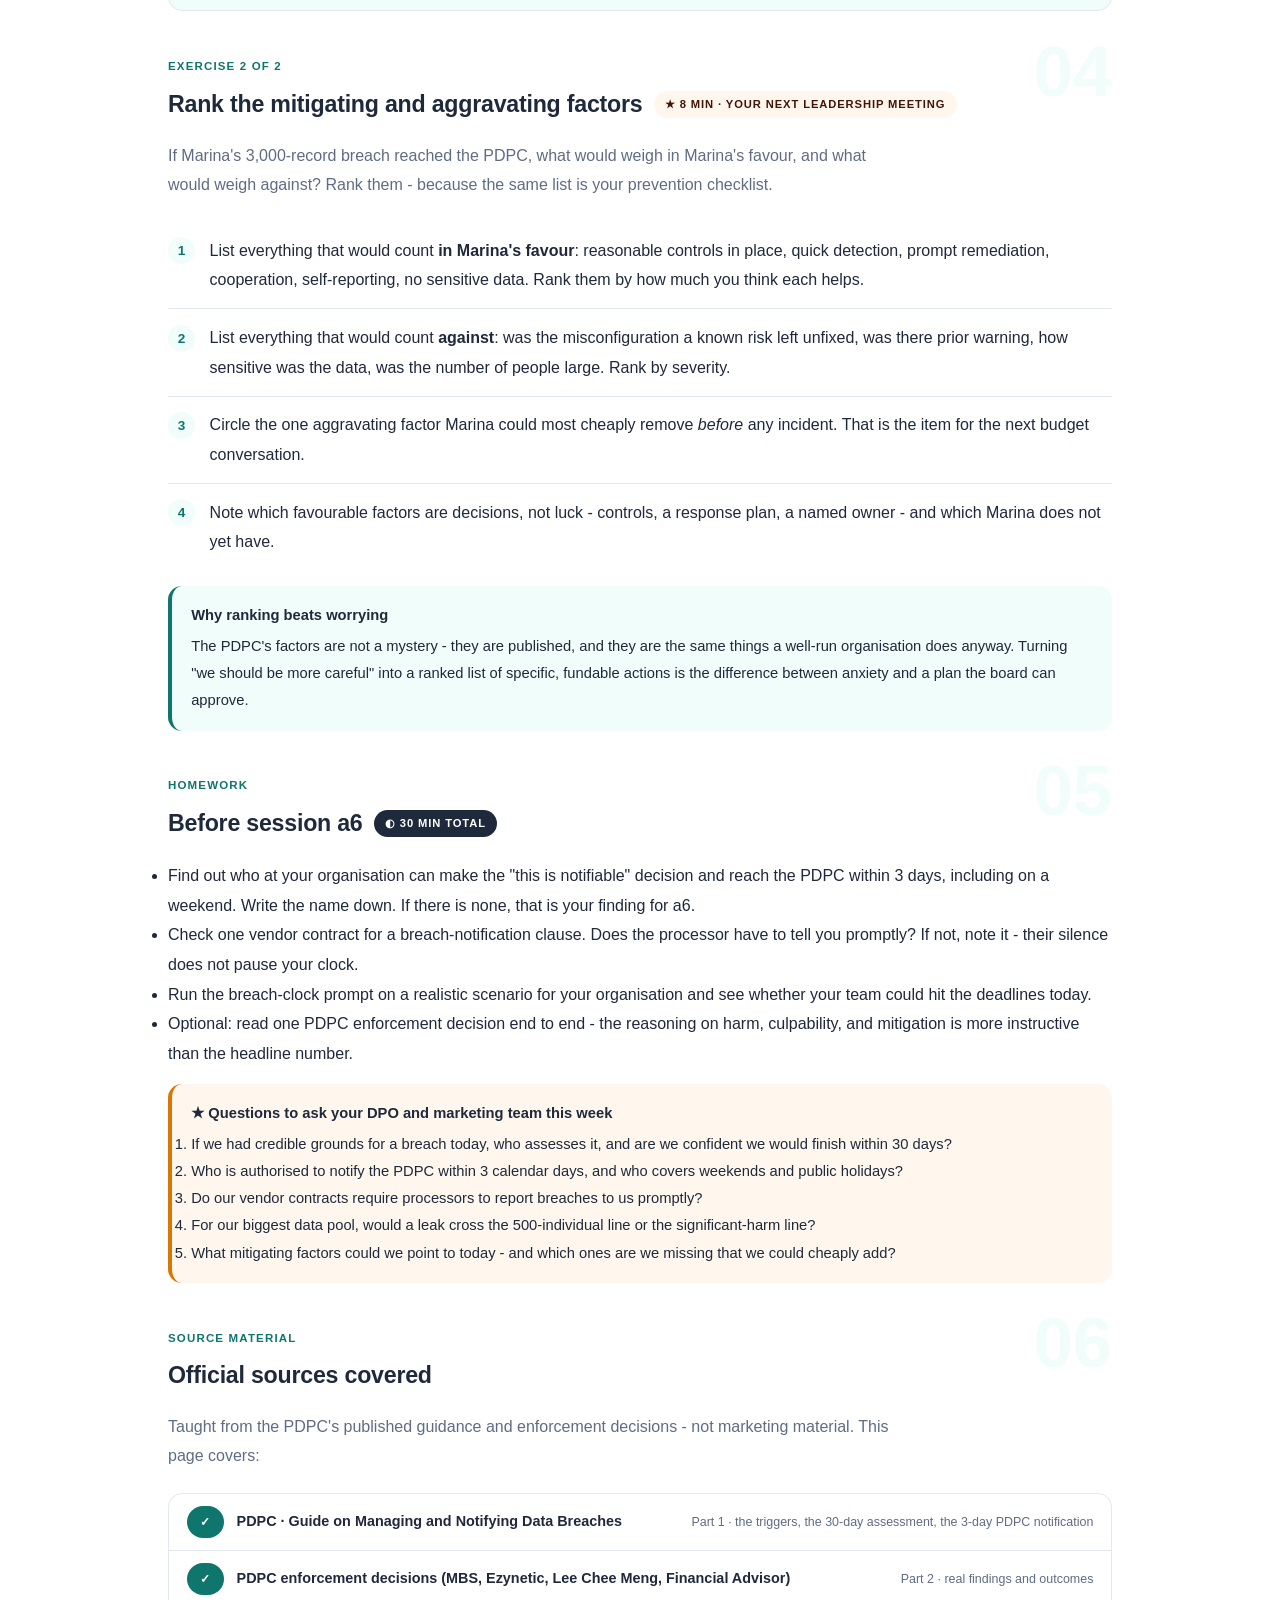
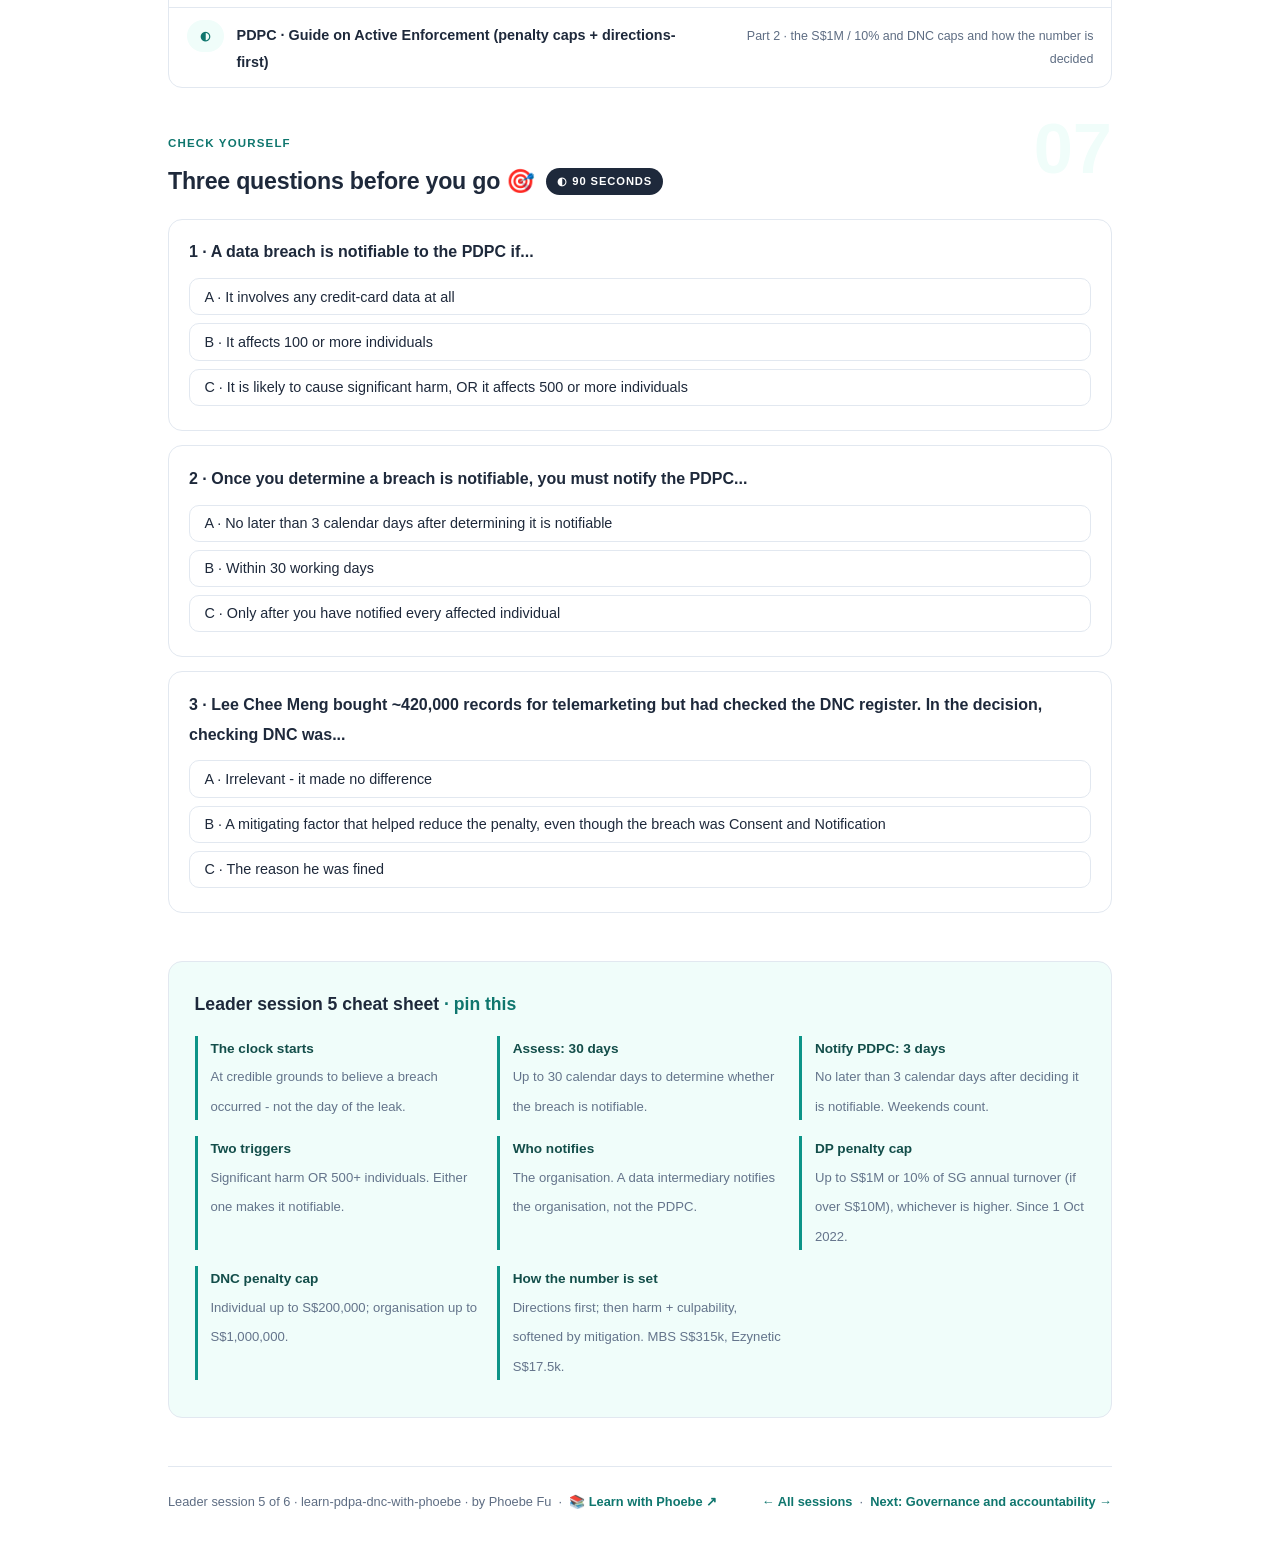
<file: courses/a5-breach-enforcement.html>
<!DOCTYPE html>
<html lang="en">
<head>
<meta charset="UTF-8">
<meta name="viewport" content="width=device-width, initial-scale=1.0">
<!-- social:start -->
<meta name="description" content="Leader session 5 of 6. A data breach is not only a security event - it is a legal deadline that starts running the moment you have credible grounds to believe something happened. Miss the deadline...">
<meta property="og:type" content="article">
<meta property="og:site_name" content="Learn with Phoebe">
<meta property="og:title" content="Breach and enforcement (the clock and the cost) - learn PDPA + DNC with phoebe">
<meta property="og:description" content="Leader session 5 of 6. A data breach is not only a security event - it is a legal deadline that starts running the moment you have credible grounds to believe something happened. Miss the deadline...">
<meta property="og:url" content="https://phoebefu6.github.io/learn-pdpa-dnc-with-phoebe/courses/a5-breach-enforcement.html">
<meta property="og:image" content="https://phoebefu6.github.io/learn-pdpa-dnc-with-phoebe/assets/og-cover.png">
<meta property="og:image:width" content="1200">
<meta property="og:image:height" content="630">
<meta name="twitter:card" content="summary_large_image">
<meta name="twitter:title" content="Breach and enforcement (the clock and the cost) - learn PDPA + DNC with phoebe">
<meta name="twitter:description" content="Leader session 5 of 6. A data breach is not only a security event - it is a legal deadline that starts running the moment you have credible grounds to believe something happened. Miss the deadline...">
<meta name="twitter:image" content="https://phoebefu6.github.io/learn-pdpa-dnc-with-phoebe/assets/og-cover.png">
<!-- social:end -->
<title>Leader session 5 · Breach &amp; enforcement - learn PDPA + DNC with phoebe</title>
<link rel="stylesheet" href="../assets/style.css?v=27">
</head>
<body>

<div class="toolbar">
  <div class="wrap">
    <span class="crumb"><a href="../index.html">learn-pdpa-dnc-with-phoebe</a> / Leader session 5 of 6</span>
    <button class="btn" id="toggle-all" type="button">Expand all</button>
    <button class="btn primary" id="zoom-toggle" type="button">Projector zoom: off</button>
  </div>
</div>

<header class="masthead">
  <div class="wrap">
    <div class="eyebrow">Learn PDPA + DNC with Phoebe · Leader track · Session 5 of 6</div>
    <h1>Breach and enforcement <span class="accent">(the clock and the cost)</span></h1>
    <p class="sub">When something goes wrong, a leader has two jobs: know the clock, and know the cost. Singapore's breach-notification regime runs on fixed timelines - assess, then notify - and getting them wrong is its own failure. The penalty caps and real PDPC decisions tell you what the downside actually looks like. This session gives you both, so a breach at 5pm on a Friday finds you already knowing what to do.</p>
    <div class="chip-row">
      <span class="chip level">🟠 Leader track · deciding</span>
      <span class="chip audience">Leaders: C-level · managers · marketers who sign off</span>
      <span class="chip audience">No jargon</span>
      <span class="chip time">45 min</span>
    </div>
    <div class="agenda">
      <span class="a1" style="flex:1">0-3 · Welcome</span>
      <span class="a2" style="flex:4">3-20 · Concepts</span>
      <span class="a3" style="flex:4">20-40 · Exercises</span>
      <span class="a4" style="flex:1">40-45 · Q&amp;A</span>
    </div>
  </div>
</header>

<main class="wrap">

  <section class="section" id="intro">
    <div class="section-kicker">
      <span class="klabel">Part 0</span>
      <h2>Why the clock and the cost belong to leaders</h2>
    </div>
    <p class="lede">A data breach is not only a security event - it is a legal deadline that starts running the moment you have credible grounds to believe something happened. Miss the deadline and you have a second breach on top of the first. Leaders often assume this is the DPO's problem, but the decisions to notify, to allocate people, and to face the regulator are leadership decisions made under time pressure. This session removes the surprise: the timelines are fixed and knowable, and the penalty numbers are public. Know them now, not at 5pm on a Friday.</p>
    <div class="callout tip">
      <strong>Read this first</strong>
      This course is educational, not legal advice. It teaches from the PDPC's own published guidelines and decisions, but the law changes and every real situation has its own facts. Verify against the current PDPC guidance and get proper advice before you act.
    </div>
    <div class="legend">
      <span class="pill solid">Live - presented in session</span>
      <span class="pill light">Self-study - read after class</span>
      <span class="pill peach">★ Try it now prompt</span>
      <span class="pill inkpill">Sources covered at the end</span>
    </div>
    <div class="callout win">
      <strong>★ What you walk out with today</strong>
      The breach clock on one picture - assess within 30 days, notify the PDPC within 3 - the two triggers that make a breach notifiable, the penalty caps in plain numbers, and a feel from real decisions for what the PDPC rewards and punishes.
    </div>
  </section>

  <section class="section" id="clock">
    <div class="section-kicker">
      <span class="klabel">Part 1 · covers the breach-notification clock</span>
      <h2>The breach clock <span class="tag concept">9 min live</span></h2>
    </div>
    <p class="lede">The moment you have credible grounds to believe a data breach has occurred, a clock starts. The law gives you a window to assess whether it is notifiable, then a hard deadline to notify once you have decided it is. There are only a few numbers to hold, and every leader should hold them.</p>

    <figure class="zoomable">
      <svg viewBox="0 0 880 320" xmlns="http://www.w3.org/2000/svg" role="img" aria-label="The breach clock timeline: credible grounds, then assess within 30 days, then if notifiable notify the PDPC within 3 calendar days, then notify affected individuals">
        <style>
          .a5bT { font: 700 13.5px Inter, sans-serif; fill: #FFFFFF; }
          .a5bW { font: 400 11.5px Inter, sans-serif; fill: #CCFBF1; }
          .a5bD { font: 700 22px Inter, sans-serif; fill: #431407; }
          .a5bN { font: 600 14px Inter, sans-serif; fill: #431407; }
          .a5bArr { stroke: #CBD5E1; stroke-width: 2.5; fill: none; marker-end: url(#a5bAh); }
        </style>
        <defs>
          <marker id="a5bAh" markerWidth="9" markerHeight="9" refX="6" refY="3" orient="auto">
            <path d="M0,0 L6,3 L0,6" fill="none" stroke="#94A3B8" stroke-width="1.6"/>
          </marker>
        </defs>
        <line x1="40" y1="198" x2="840" y2="198" stroke="#CBD5E1" stroke-width="3"/>
        <rect x="30" y="96" width="170" height="88" rx="12" fill="#134E4A"/>
        <text class="a5bT" x="46" y="122">Credible grounds</text>
        <text class="a5bW" x="46" y="142">you have reason to</text>
        <text class="a5bW" x="46" y="158">believe a breach</text>
        <text class="a5bW" x="46" y="174">occurred</text>
        <rect x="240" y="96" width="180" height="88" rx="12" fill="#0F766E"/>
        <text class="a5bT" x="256" y="122">Assess</text>
        <text class="a5bW" x="256" y="142">is it notifiable?</text>
        <text class="a5bW" x="256" y="158">within 30 calendar</text>
        <text class="a5bW" x="256" y="174">days</text>
        <rect x="460" y="96" width="180" height="88" rx="12" fill="#0D9488"/>
        <text class="a5bT" x="476" y="122">Notify the PDPC</text>
        <text class="a5bW" x="476" y="142">if notifiable, no later</text>
        <text class="a5bW" x="476" y="158">than 3 calendar days</text>
        <text class="a5bW" x="476" y="174">after deciding</text>
        <rect x="680" y="96" width="170" height="88" rx="12" fill="#134E4A"/>
        <text class="a5bT" x="696" y="122">Notify people</text>
        <text class="a5bW" x="696" y="142">affected individuals,</text>
        <text class="a5bW" x="696" y="158">as soon as</text>
        <text class="a5bW" x="696" y="174">practicable</text>
        <line class="a5bArr" x1="202" y1="132" x2="236" y2="132"/>
        <line class="a5bArr" x1="422" y1="132" x2="456" y2="132"/>
        <line class="a5bArr" x1="642" y1="132" x2="676" y2="132"/>
        <text class="a5bD" x="255" y="228">30</text>
        <text class="a5bN" x="290" y="228">days to assess</text>
        <text class="a5bD" x="475" y="228">3</text>
        <text class="a5bN" x="500" y="228">days to notify PDPC</text>
        <rect x="30" y="270" width="14" height="14" rx="3" fill="#D97706"/>
        <text class="a5bN" x="54" y="282">The 30 days is to assess; the 3 days runs from deciding it is notifiable. Do not confuse the two windows.</text>
      </svg>
      <figcaption>🔍 Click to zoom - the breach clock: credible grounds, assess in 30, notify the PDPC in 3</figcaption>
    </figure>

    <details class="card" open>
      <summary><span class="mode live">Live</span>What makes a breach notifiable<span class="mini">3 min</span><span class="caret">▶</span></summary>
      <div class="body">
        <p>Not every breach must be reported. A breach becomes <strong>notifiable</strong> if it crosses either of two triggers - and you only need one.</p>
        <ul>
          <li><strong>Significant harm:</strong> the breach is likely to result in significant harm to the affected individuals - for example where sensitive personal data is exposed.</li>
          <li><strong>Significant scale:</strong> the breach affects <strong>500 or more individuals</strong>, regardless of harm. Scale alone makes it notifiable.</li>
          <li><strong>Either one triggers it.</strong> A leak of highly sensitive data about a handful of people can be notifiable on harm; a leak of low-sensitivity data about thousands can be notifiable on scale.</li>
        </ul>
        <div class="prompt-box good"><span class="label">★ Try it now (any chat AI)</span>Explain Singapore's PDPA data-breach notification rule to my leadership team in plain English: the two triggers that make a breach notifiable, the 30-day window to assess, and the 3-day deadline to notify the PDPC. Then give me a short checklist we could follow in the first hour of a suspected breach.</div>
      </div>
    </details>

    <details class="card">
      <summary><span class="mode live">Live</span>The timelines, precisely<span class="mini">3 min</span><span class="caret">▶</span></summary>
      <div class="body">
        <p>The dates are where organisations trip. Three numbers, in order:</p>
        <ul>
          <li><strong>Assess within 30 calendar days</strong> of having credible grounds to believe a breach occurred. You use this window to establish what happened and whether it is notifiable - you do not get to sit on a known notifiable breach.</li>
          <li><strong>Notify the PDPC no later than 3 calendar days</strong> after you determine the breach is notifiable. This is fast, and it is calendar days, not working days - a weekend does not pause it.</li>
          <li><strong>Notify affected individuals</strong> as soon as practicable - at the same time as, or after, you notify the PDPC, not before.</li>
        </ul>
        <div class="callout tip">
          <strong>The leadership read</strong>
          The 3-day clock is the one that catches good organisations out. The instinct is to keep investigating until you fully understand the incident - but once you have determined it is notifiable, the countdown is running. Decide who can make that call and reach the PDPC on a public holiday, before you ever need to.
        </div>
      </div>
    </details>

    <details class="card">
      <summary><span class="mode self">Self-study</span>Who notifies - and the data-intermediary rule<span class="mini">2 min read</span><span class="caret">▶</span></summary>
      <div class="body">
        <p>The duty to notify sits with the <strong>organisation</strong> that owns or controls the data. If you use a vendor to process data on your behalf - a mailing house, a cloud processor, an outsourced call centre - that vendor is a <strong>data intermediary</strong>, and its duty is different: when it becomes aware of a breach involving your data, it must <strong>notify you, the organisation</strong>, without undue delay. The intermediary does not notify the PDPC in your place; it puts the ball back in your court, and your clock starts. The practical lesson for a leader is contractual: your agreements with processors should require prompt breach notification to you, because their silence does not pause your legal deadlines. If they sit on it, you are still the one who missed the window.</p>
      </div>
    </details>
  </section>

  <section class="section" id="cost">
    <div class="section-kicker">
      <span class="klabel">Part 2 · covers penalties and real decisions</span>
      <h2>What it costs - real cases <span class="tag concept">8 min live</span></h2>
    </div>
    <p class="lede">The caps tell you the ceiling; the decisions tell you the reality. The PDPC publishes both, and the pattern is consistent: it weighs how much harm was done and how careless you were, and it considers directions before it reaches for a penalty. Here are the numbers and four real cases.</p>

    <figure class="zoomable">
      <svg viewBox="0 0 880 300" xmlns="http://www.w3.org/2000/svg" role="img" aria-label="The two penalty caps: data-protection breaches up to one million dollars or ten percent of Singapore turnover, and Do Not Call breaches up to two hundred thousand for individuals or one million for organisations">
        <style>
          .a5cT { font: 700 14px Inter, sans-serif; fill: #FFFFFF; }
          .a5cW { font: 400 12px Inter, sans-serif; fill: #CCFBF1; }
          .a5cD { font: 700 20px Inter, sans-serif; fill: #FFFFFF; }
          .a5cI { font: 700 13px Inter, sans-serif; fill: #1E293B; }
          .a5cS { font: 400 12px Inter, sans-serif; fill: #334155; }
          .a5cN { font: 600 14px Inter, sans-serif; fill: #431407; }
        </style>
        <rect x="30" y="40" width="400" height="150" rx="14" fill="#0F766E"/>
        <text class="a5cT" x="52" y="68">Data-protection breach cap</text>
        <text class="a5cD" x="52" y="104">S$1 million</text>
        <text class="a5cW" x="52" y="130">OR 10% of annual SG turnover</text>
        <text class="a5cW" x="52" y="150">(if turnover over S$10M),</text>
        <text class="a5cW" x="52" y="170">whichever is higher.</text>
        <rect x="450" y="40" width="400" height="150" rx="14" fill="#0D9488"/>
        <text class="a5cT" x="472" y="68">Do Not Call breach cap</text>
        <text class="a5cD" x="472" y="104">S$200k / S$1M</text>
        <text class="a5cW" x="472" y="130">Individual: up to S$200,000.</text>
        <text class="a5cW" x="472" y="150">Organisation: up to S$1,000,000.</text>
        <text class="a5cW" x="472" y="170">Caps in force since 1 Oct 2022.</text>
        <rect x="30" y="212" width="820" height="42" rx="10" fill="#F0FDFA" stroke="#5EEAD4"/>
        <text class="a5cI" x="52" y="238">The PDPC weighs harm + culpability, and considers directions before penalties.</text>
        <rect x="30" y="272" width="14" height="14" rx="3" fill="#D97706"/>
        <text class="a5cN" x="54" y="284">The cap is not the fine. Real penalties reflect what happened and what you did about it.</text>
      </svg>
      <figcaption>🔍 Click to zoom - the two penalty caps, and the PDPC's harm-plus-culpability lens</figcaption>
    </figure>

    <details class="card" open>
      <summary><span class="mode live">Live</span>Four real decisions - read the pattern<span class="mini">4 min</span><span class="caret">▶</span></summary>
      <div class="body">
        <p>Numbers land harder when they are attached to real organisations. Read these across, not down - the pattern is harm plus culpability, softened by what the organisation did right.</p>
        <table class="clean">
          <thead>
            <tr><th>Case</th><th>What happened</th><th>Finding</th><th>Outcome</th></tr>
          </thead>
          <tbody>
            <tr><td><strong>Marina Bay Sands</strong></td><td>665,495 patrons' data exposed</td><td>Protection Obligation</td><td>S$315,000 penalty</td></tr>
            <tr><td><strong>Ezynetic</strong> (SME)</td><td>Ransomware, 190,589 individuals</td><td>Protection Obligation</td><td>S$17,500 + directions</td></tr>
            <tr><td><strong>Lee Chee Meng</strong> (agent)</td><td>Bought ~420,000 records for telemarketing; did check DNC</td><td>Consent + Notification</td><td>S$16,800 (reduced) + delete in 7 days</td></tr>
            <tr><td><strong>A Financial Advisor</strong></td><td>Dictionary attack on numbers, no register check, no consent</td><td>DNC breach + s.48B</td><td>Warning</td></tr>
          </tbody>
        </table>
        <div class="callout example">
          <span class="ex-pill">Real world</span>
          <p><strong>What the pattern says.</strong> Marina Bay Sands and Ezynetic are the same obligation - reasonable security - at two different scales, and being an SME changed the number, not the duty. The two DNC cases show the softening levers: Lee Chee Meng's penalty was <em>reduced</em> partly because he had checked the register (even though his real failure was using a bought list with no consent), and the financial advisor drew a warning rather than a penalty. The regulator is not looking to maximise fines; it is measuring harm and carelessness, and rewarding the things you did right.</p>
        </div>
      </div>
    </details>

    <details class="card">
      <summary><span class="mode live">Live</span>How the PDPC decides the number<span class="mini">2 min</span><span class="caret">▶</span></summary>
      <div class="body">
        <p>The caps are ceilings, rarely the outcome. The PDPC's published approach has a clear order and clear factors.</p>
        <ul>
          <li><strong>Directions first.</strong> Where the breach can be remedied by directions - fix this, delete that, put controls in place - the PDPC considers those before financial penalties.</li>
          <li><strong>Harm.</strong> How many people were affected, how sensitive the data, and how real the harm to them.</li>
          <li><strong>Culpability.</strong> Was this a lapse despite reasonable effort, or reckless behaviour - a bought list, a skipped check, a known gap left open?</li>
          <li><strong>Mitigation.</strong> What you did right - having controls, checking the register, cooperating, remediating quickly, self-reporting - pulls the number down.</li>
        </ul>
        <div class="callout tip">
          <strong>The leadership read</strong>
          Everything the PDPC rewards is something you can decide to do before an incident: reasonable controls, a register check that actually runs, prompt remediation, honest cooperation. The organisation that invests in these does not just lower its breach odds - it lowers its penalty if the worst happens.
        </div>
      </div>
    </details>
  </section>

  <section class="section" id="exercise-1">
    <div class="section-kicker">
      <span class="klabel">Exercise 1 of 2</span>
      <h2>Run Marina through the clock <span class="tag demo">★ 12 min · pen and paper</span></h2>
    </div>
    <p class="lede">Marina Retail discovers today that a misconfigured export exposed 3,000 customer records. Walk it through the breach clock and decide the two things that matter: is it notifiable, and by when must you act?</p>
    <div class="steps">
      <div class="step"><p>Mark today as the day Marina has <strong>credible grounds</strong>. Note that this is where the clock starts - not the day of the leak, the day you had reason to believe.</p></div>
      <div class="step"><p>Apply the two triggers. 3,000 records - is that <strong>500 or more</strong>? Is significant harm likely? Decide whether it is <strong>notifiable</strong>, and on which trigger.</p></div>
      <div class="step"><p>If notifiable, put dates on it: assess within <strong>30 calendar days</strong> of today; notify the PDPC within <strong>3 calendar days</strong> of determining it is notifiable. Write the actual dates.</p></div>
      <div class="step"><p>Name who at Marina makes the "it is notifiable" call and who contacts the PDPC - including who covers a weekend. If the answer is "nobody has that job," that is the finding.</p></div>
    </div>
    <div class="prompt-box good"><span class="label">★ Your breach-clock partner (paste into any chat AI)</span>Act as a PDPA breach-response guide. I will describe a suspected data breach at my Singapore company. Tell me: (1) whether it looks notifiable under the two triggers (significant harm, or 500+ individuals), (2) the key deadlines - the 30-day assessment window and the 3-calendar-day PDPC notification - with example dates from today, and (3) a short first-48-hours action list. Do not give legal advice; flag where I should consult my DPO or a lawyer. Here is the situation: [describe it]</div>
  </section>

  <section class="section" id="exercise-2">
    <div class="section-kicker">
      <span class="klabel">Exercise 2 of 2</span>
      <h2>Rank the mitigating and aggravating factors <span class="tag demo">★ 8 min · your next leadership meeting</span></h2>
    </div>
    <p class="lede">If Marina's 3,000-record breach reached the PDPC, what would weigh in Marina's favour, and what would weigh against? Rank them - because the same list is your prevention checklist.</p>
    <div class="steps">
      <div class="step"><p>List everything that would count <strong>in Marina's favour</strong>: reasonable controls in place, quick detection, prompt remediation, cooperation, self-reporting, no sensitive data. Rank them by how much you think each helps.</p></div>
      <div class="step"><p>List everything that would count <strong>against</strong>: was the misconfiguration a known risk left unfixed, was there prior warning, how sensitive was the data, was the number of people large. Rank by severity.</p></div>
      <div class="step"><p>Circle the one aggravating factor Marina could most cheaply remove <em>before</em> any incident. That is the item for the next budget conversation.</p></div>
      <div class="step"><p>Note which favourable factors are decisions, not luck - controls, a response plan, a named owner - and which Marina does not yet have.</p></div>
    </div>
    <div class="callout tip">
      <strong>Why ranking beats worrying</strong>
      The PDPC's factors are not a mystery - they are published, and they are the same things a well-run organisation does anyway. Turning "we should be more careful" into a ranked list of specific, fundable actions is the difference between anxiety and a plan the board can approve.
    </div>
  </section>

  <section class="section" id="homework">
    <div class="section-kicker">
      <span class="klabel">Homework</span>
      <h2>Before session a6 <span class="tag exercise">◐ 30 min total</span></h2>
    </div>
    <ul>
      <li>Find out who at your organisation can make the "this is notifiable" decision and reach the PDPC within 3 days, including on a weekend. Write the name down. If there is none, that is your finding for a6.</li>
      <li>Check one vendor contract for a breach-notification clause. Does the processor have to tell you promptly? If not, note it - their silence does not pause your clock.</li>
      <li>Run the breach-clock prompt on a realistic scenario for your organisation and see whether your team could hit the deadlines today.</li>
      <li>Optional: read one PDPC enforcement decision end to end - the reasoning on harm, culpability, and mitigation is more instructive than the headline number.</li>
    </ul>
    <div class="callout win">
      <strong>★ Questions to ask your DPO and marketing team this week</strong>
      <ol>
        <li>If we had credible grounds for a breach today, who assesses it, and are we confident we would finish within 30 days?</li>
        <li>Who is authorised to notify the PDPC within 3 calendar days, and who covers weekends and public holidays?</li>
        <li>Do our vendor contracts require processors to report breaches to us promptly?</li>
        <li>For our biggest data pool, would a leak cross the 500-individual line or the significant-harm line?</li>
        <li>What mitigating factors could we point to today - and which ones are we missing that we could cheaply add?</li>
      </ol>
    </div>
  </section>

  <section class="section" id="official">
    <div class="section-kicker">
      <span class="klabel">Source material</span>
      <h2>Official sources covered</h2>
    </div>
    <p class="lede">Taught from the PDPC's published guidance and enforcement decisions - not marketing material. This page covers:</p>
    <div class="covered">
      <div class="covered-row"><span class="status pill solid">✓</span><span class="name">PDPC · Guide on Managing and Notifying Data Breaches</span><span class="note">Part 1 · the triggers, the 30-day assessment, the 3-day PDPC notification</span></div>
      <div class="covered-row"><span class="status pill solid">✓</span><span class="name">PDPC enforcement decisions (MBS, Ezynetic, Lee Chee Meng, Financial Advisor)</span><span class="note">Part 2 · real findings and outcomes</span></div>
      <div class="covered-row"><span class="status pill light">◐</span><span class="name">PDPC · Guide on Active Enforcement (penalty caps + directions-first)</span><span class="note">Part 2 · the S$1M / 10% and DNC caps and how the number is decided</span></div>
    </div>
  </section>

  <section class="section" id="quiz">
    <div class="section-kicker">
      <span class="klabel">Check yourself</span>
      <h2>Three questions before you go 🎯 <span class="tag exercise">◐ 90 seconds</span></h2>
    </div>
    <div class="quiz-q" data-answer="2">
      <p class="qtext">1 · A data breach is notifiable to the PDPC if...</p>
      <button class="qopt" type="button">A · It involves any credit-card data at all</button>
      <button class="qopt" type="button">B · It affects 100 or more individuals</button>
      <button class="qopt" type="button">C · It is likely to cause significant harm, OR it affects 500 or more individuals</button>
      <p class="qwhy">Either trigger is enough: significant harm, or a scale of 500 or more individuals. You do not need both.</p>
    </div>
    <div class="quiz-q" data-answer="0">
      <p class="qtext">2 · Once you determine a breach is notifiable, you must notify the PDPC...</p>
      <button class="qopt" type="button">A · No later than 3 calendar days after determining it is notifiable</button>
      <button class="qopt" type="button">B · Within 30 working days</button>
      <button class="qopt" type="button">C · Only after you have notified every affected individual</button>
      <p class="qwhy">The 30 days is the window to assess. Once you decide it is notifiable, you have no more than 3 calendar days to notify the PDPC - and individuals are notified at the same time or after, not before.</p>
    </div>
    <div class="quiz-q" data-answer="1">
      <p class="qtext">3 · Lee Chee Meng bought ~420,000 records for telemarketing but had checked the DNC register. In the decision, checking DNC was...</p>
      <button class="qopt" type="button">A · Irrelevant - it made no difference</button>
      <button class="qopt" type="button">B · A mitigating factor that helped reduce the penalty, even though the breach was Consent and Notification</button>
      <button class="qopt" type="button">C · The reason he was fined</button>
      <p class="qwhy">His real breach was using a bought list with no consent or notification, but the fact that he had checked the register counted in his favour and the penalty was reduced. The PDPC rewards what you did right.</p>
    </div>
    <p class="quiz-score"></p>
  </section>

  <section class="cheat" id="cheatsheet">
    <h3>Leader session 5 cheat sheet <span>· pin this</span></h3>
    <div class="grid-2">
      <div class="cheat-item"><b>The clock starts</b><span>At credible grounds to believe a breach occurred - not the day of the leak.</span></div>
      <div class="cheat-item"><b>Assess: 30 days</b><span>Up to 30 calendar days to determine whether the breach is notifiable.</span></div>
      <div class="cheat-item"><b>Notify PDPC: 3 days</b><span>No later than 3 calendar days after deciding it is notifiable. Weekends count.</span></div>
      <div class="cheat-item"><b>Two triggers</b><span>Significant harm OR 500+ individuals. Either one makes it notifiable.</span></div>
      <div class="cheat-item"><b>Who notifies</b><span>The organisation. A data intermediary notifies the organisation, not the PDPC.</span></div>
      <div class="cheat-item"><b>DP penalty cap</b><span>Up to S$1M or 10% of SG annual turnover (if over S$10M), whichever is higher. Since 1 Oct 2022.</span></div>
      <div class="cheat-item"><b>DNC penalty cap</b><span>Individual up to S$200,000; organisation up to S$1,000,000.</span></div>
      <div class="cheat-item"><b>How the number is set</b><span>Directions first; then harm + culpability, softened by mitigation. MBS S$315k, Ezynetic S$17.5k.</span></div>
    </div>
  </section>

  <footer class="pagefoot">
    <span>Leader session 5 of 6 · learn-pdpa-dnc-with-phoebe · by Phoebe Fu &nbsp;·&nbsp; 📚 <a href="https://phoebefu6.github.io/learn-with-phoebe/">Learn with Phoebe ↗</a></span>
    <span><a href="../index.html">← All sessions</a> &nbsp;·&nbsp; <a href="a6-governance.html">Next: Governance and accountability →</a></span>
  </footer>

</main>

<script src="../assets/app.js?v=25"></script>
</body>
</html>
</file>
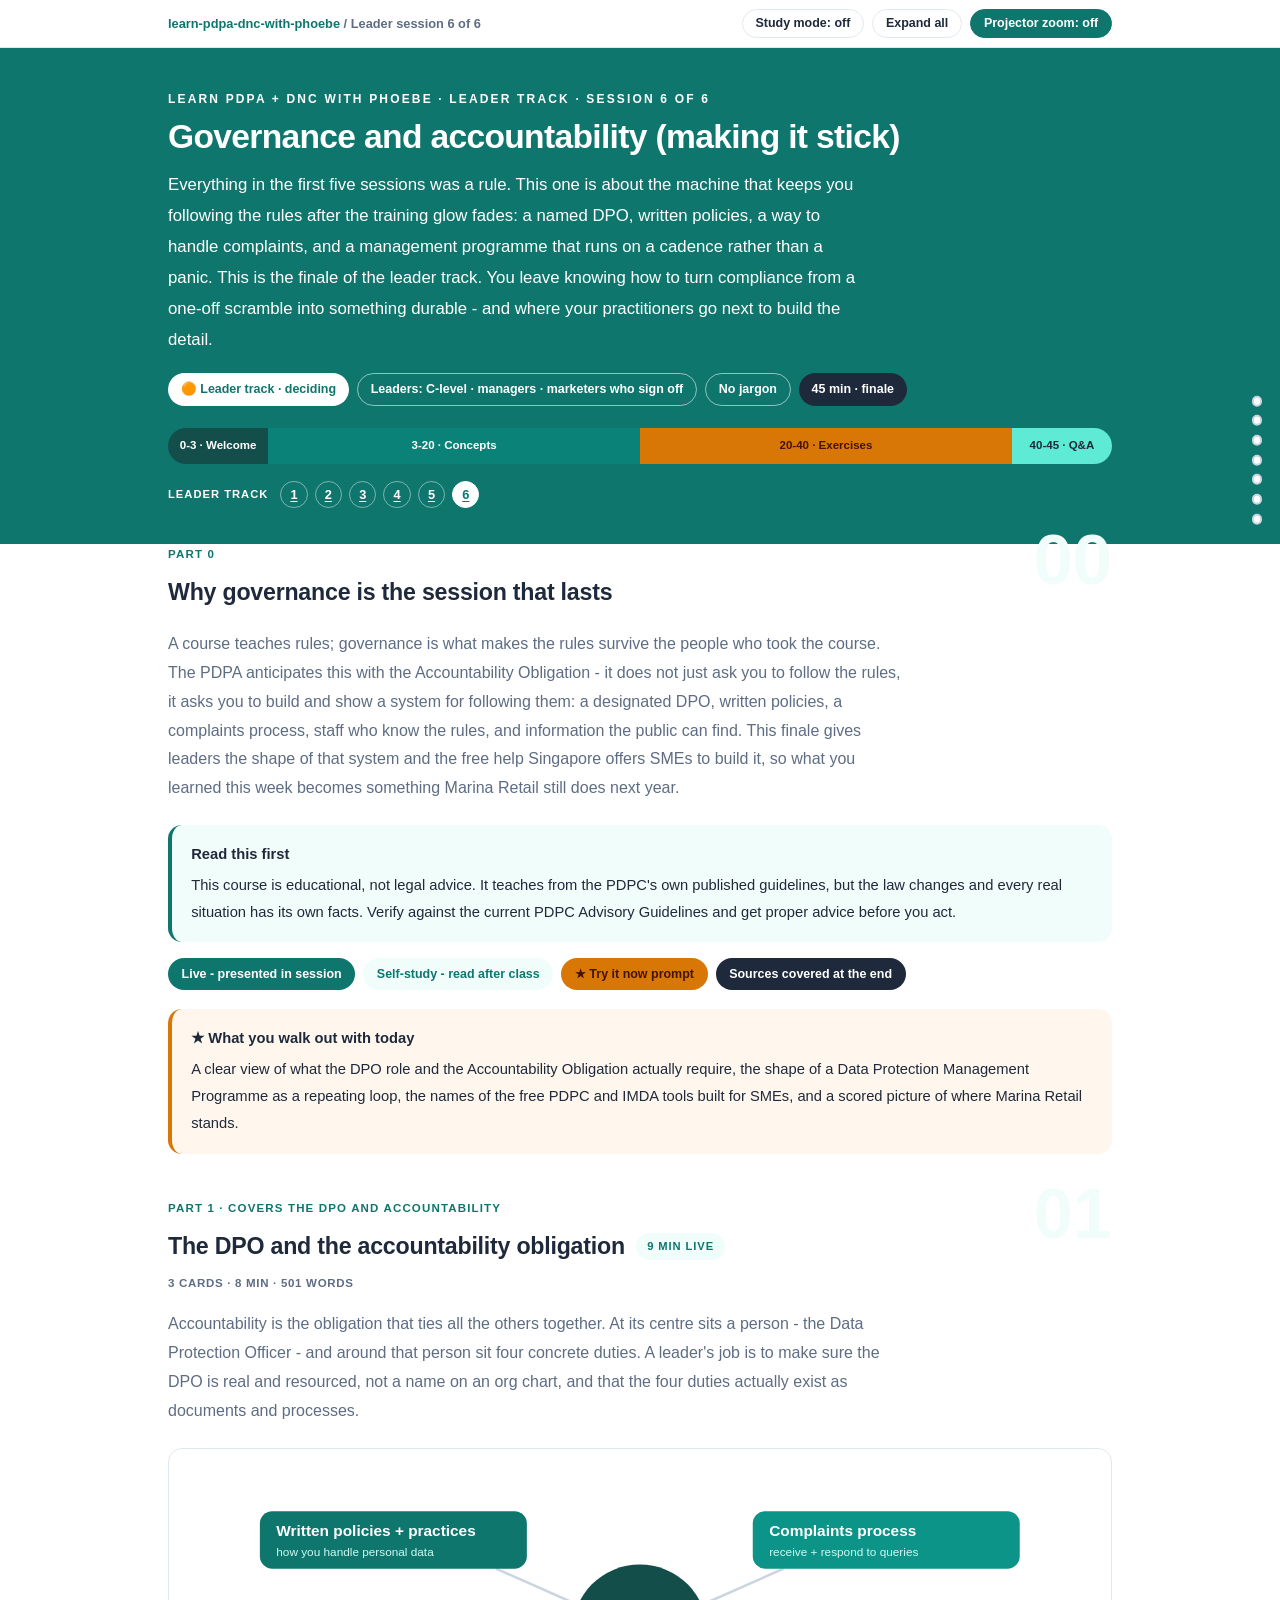
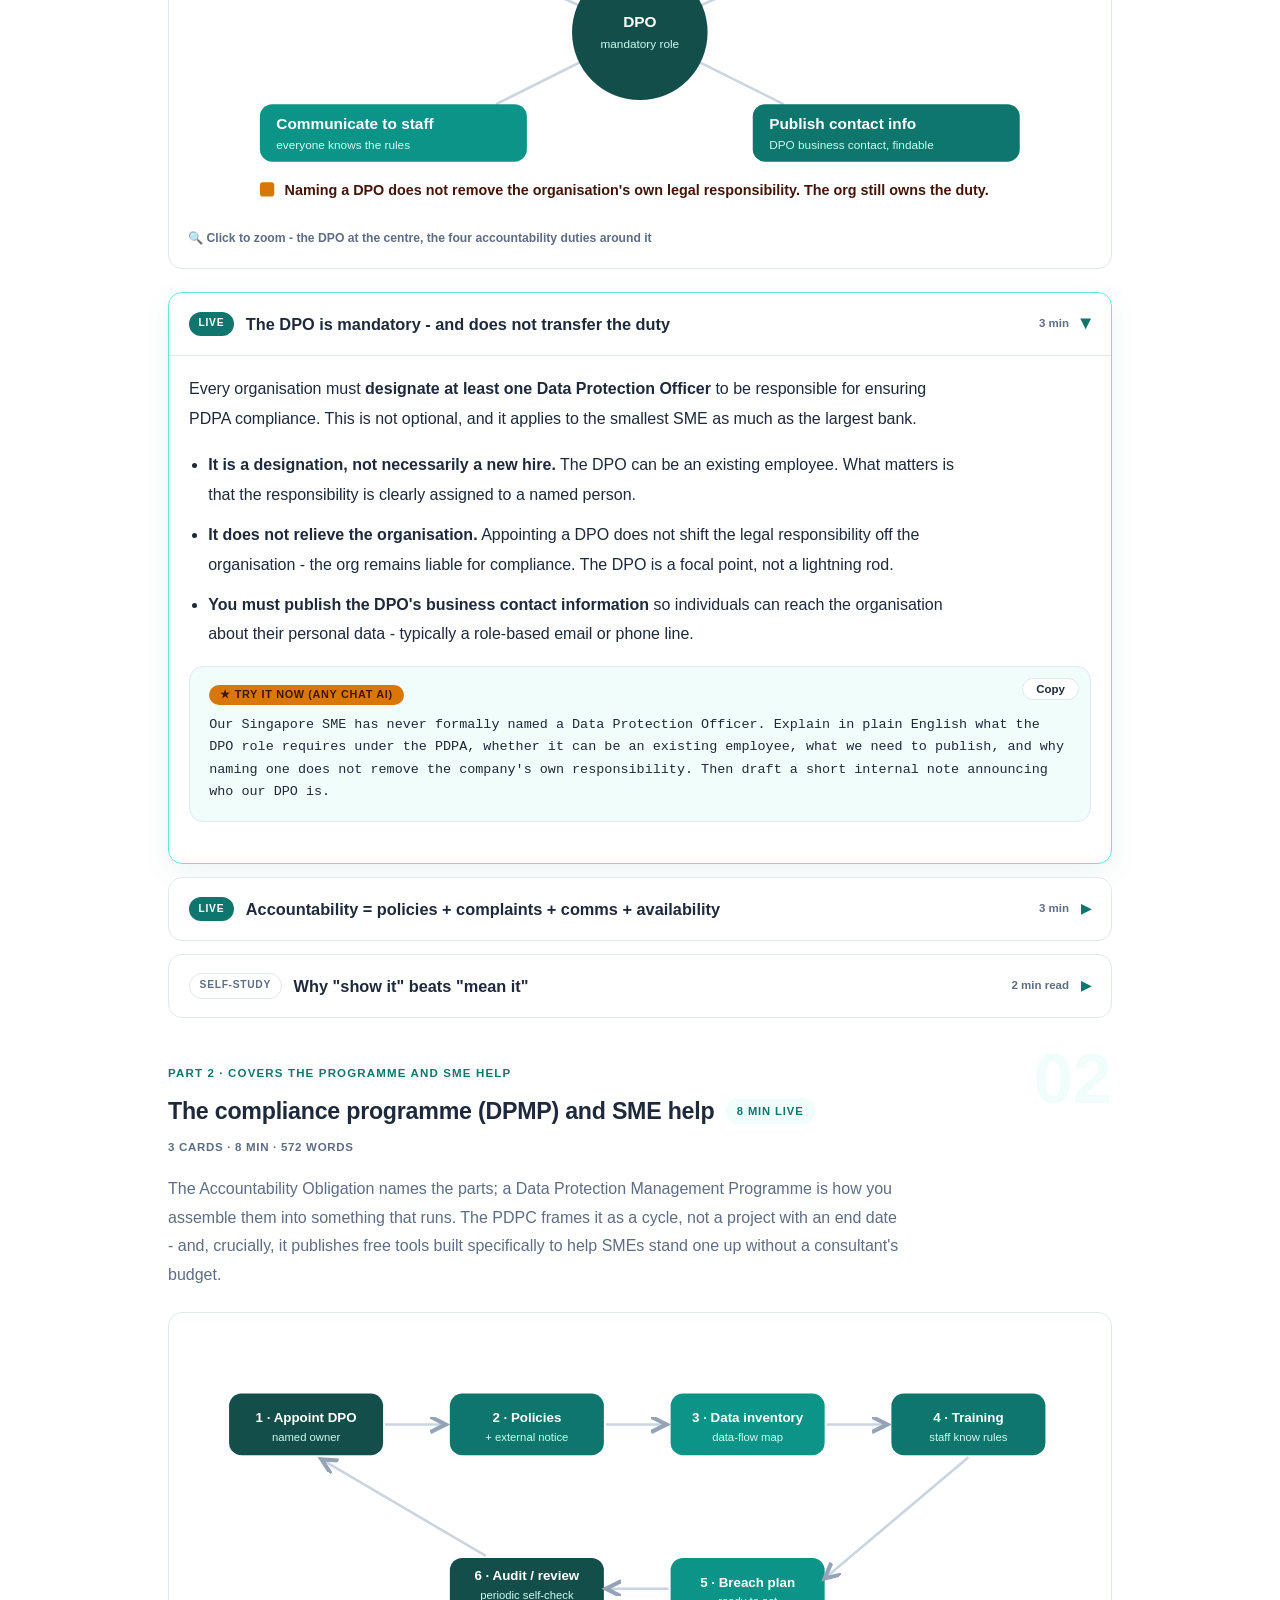
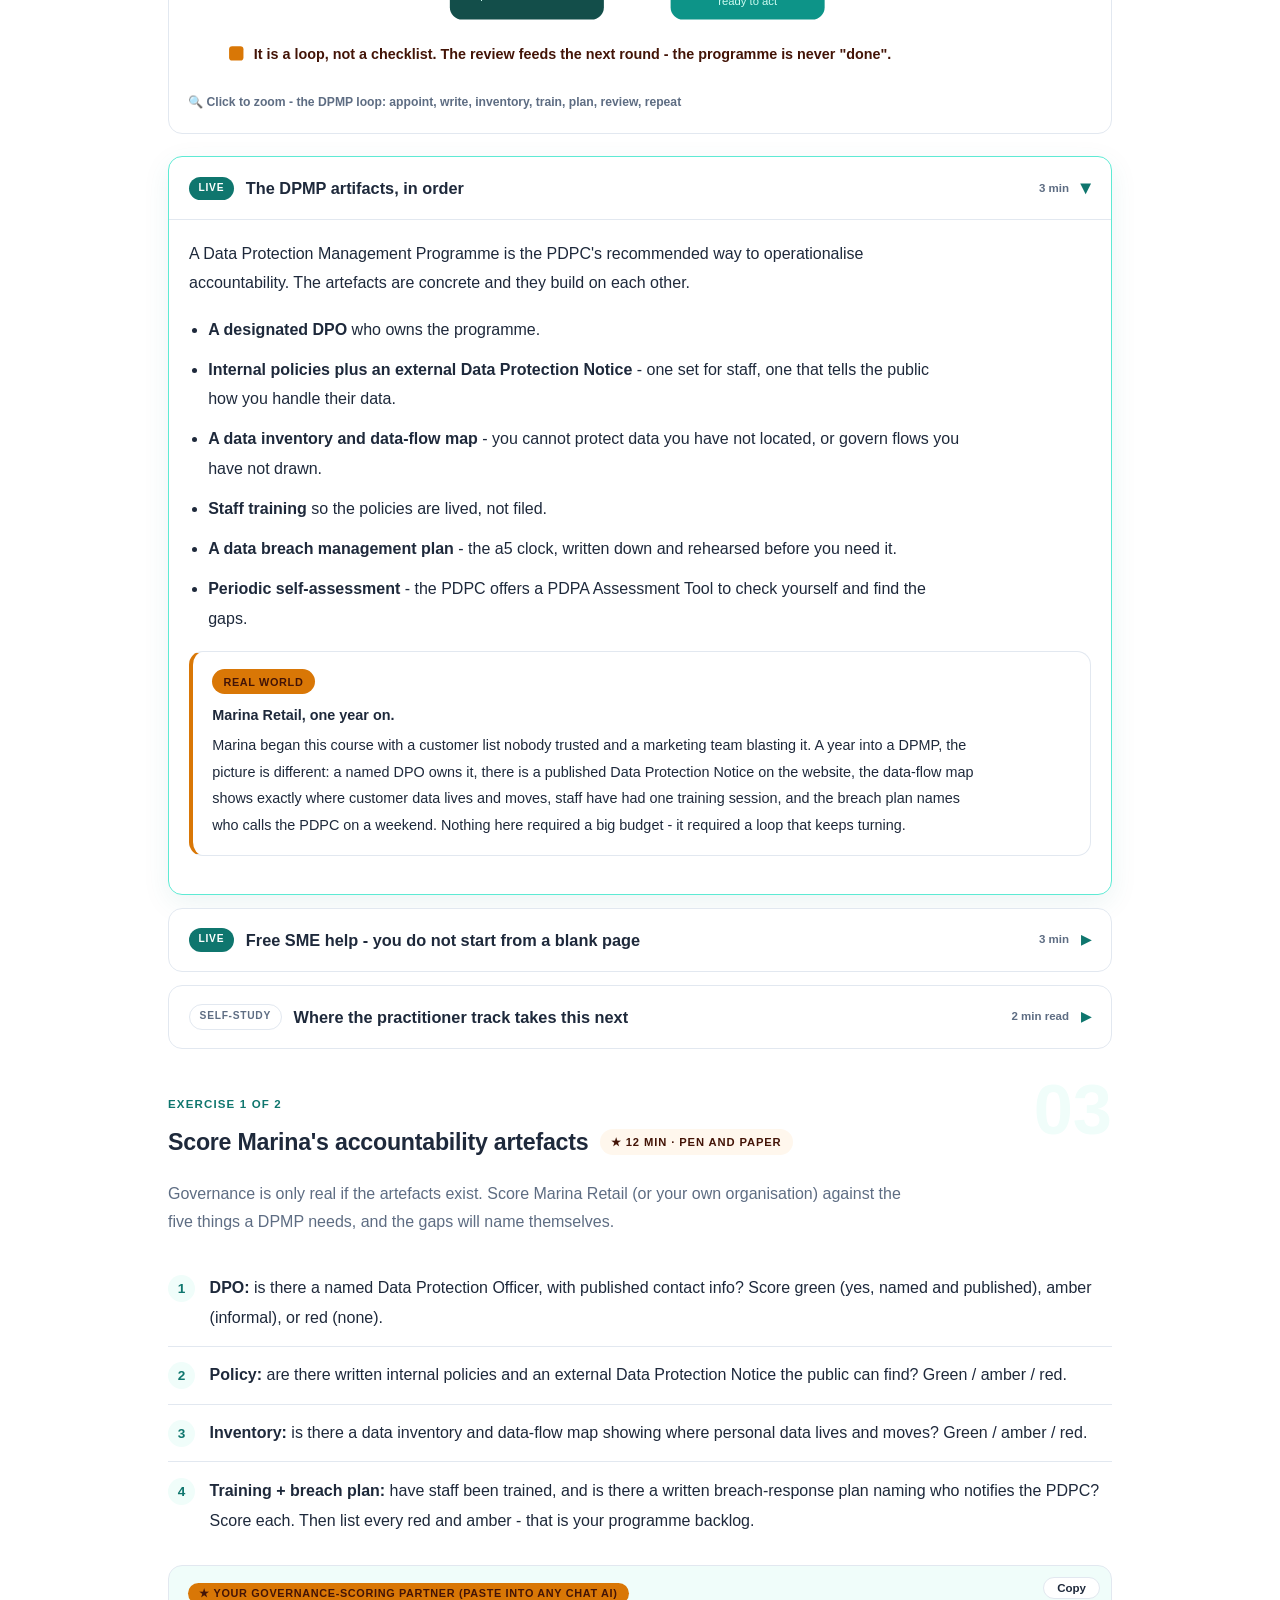
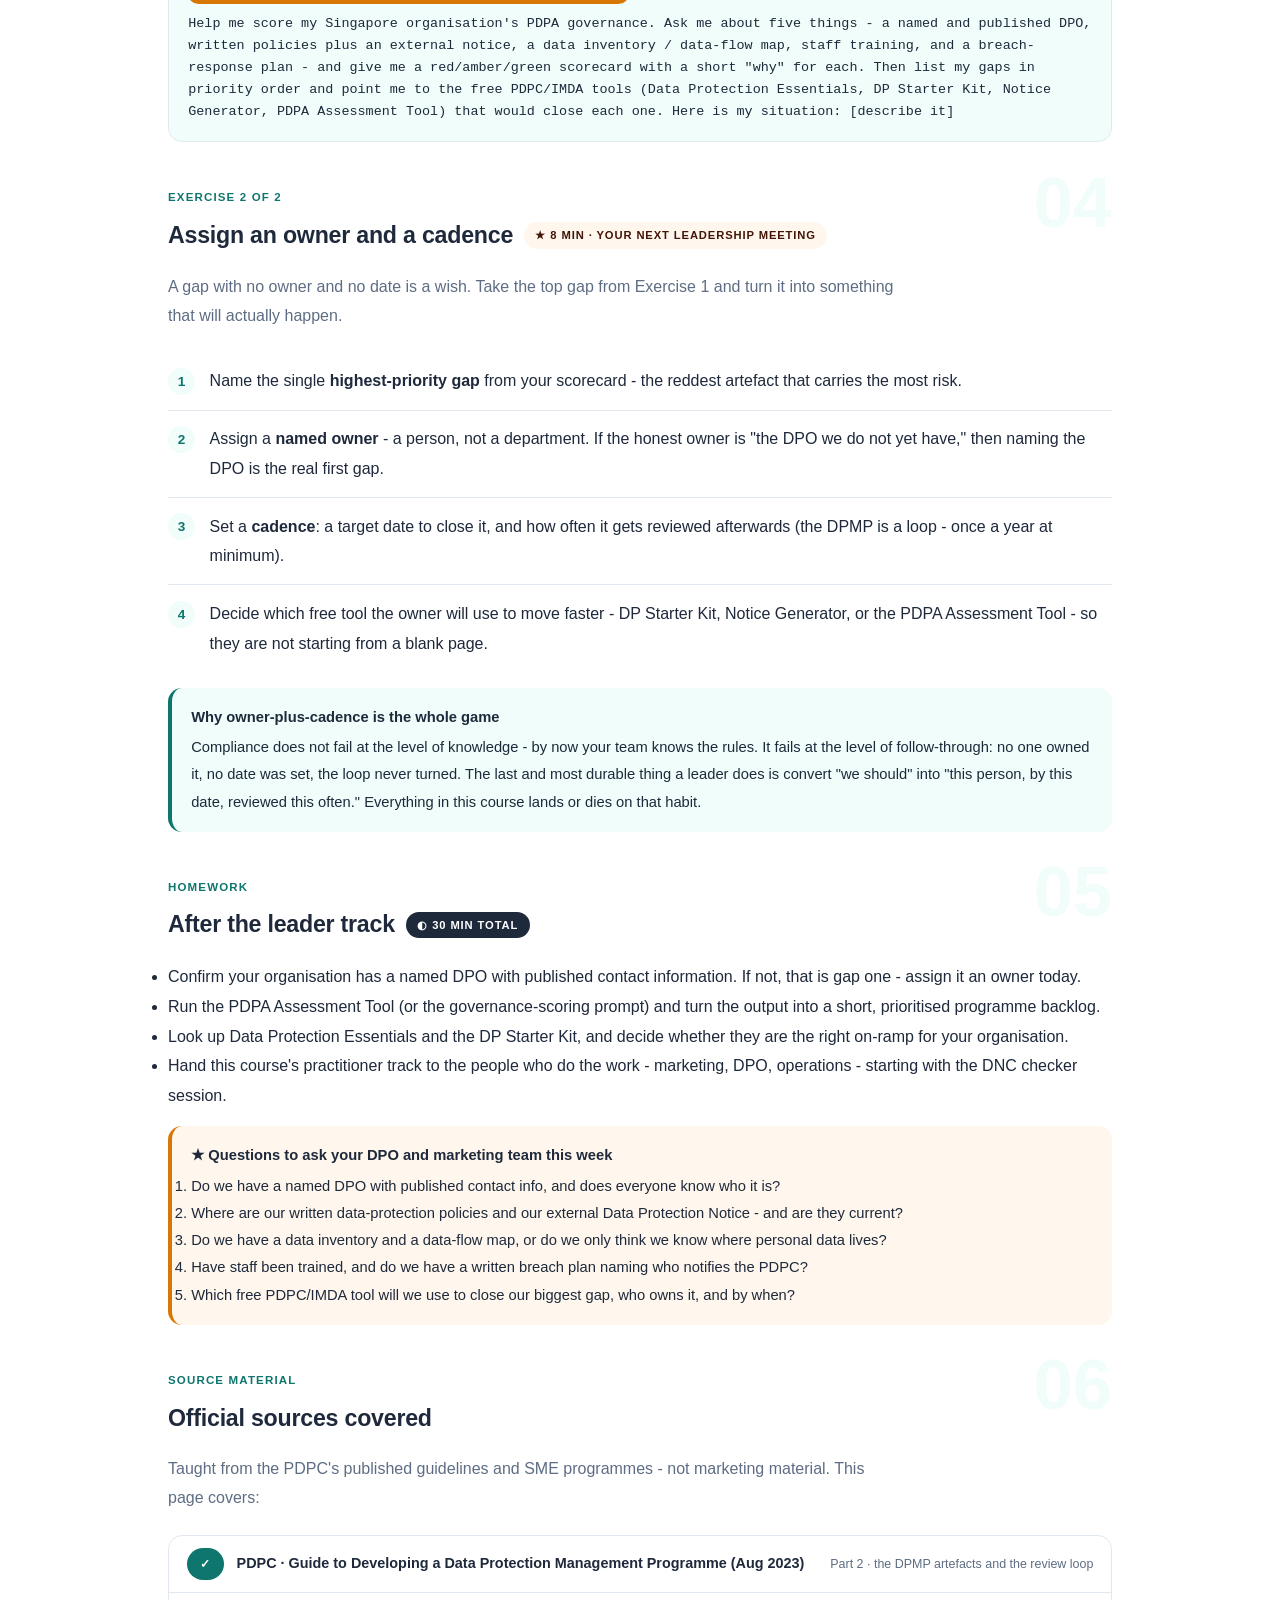
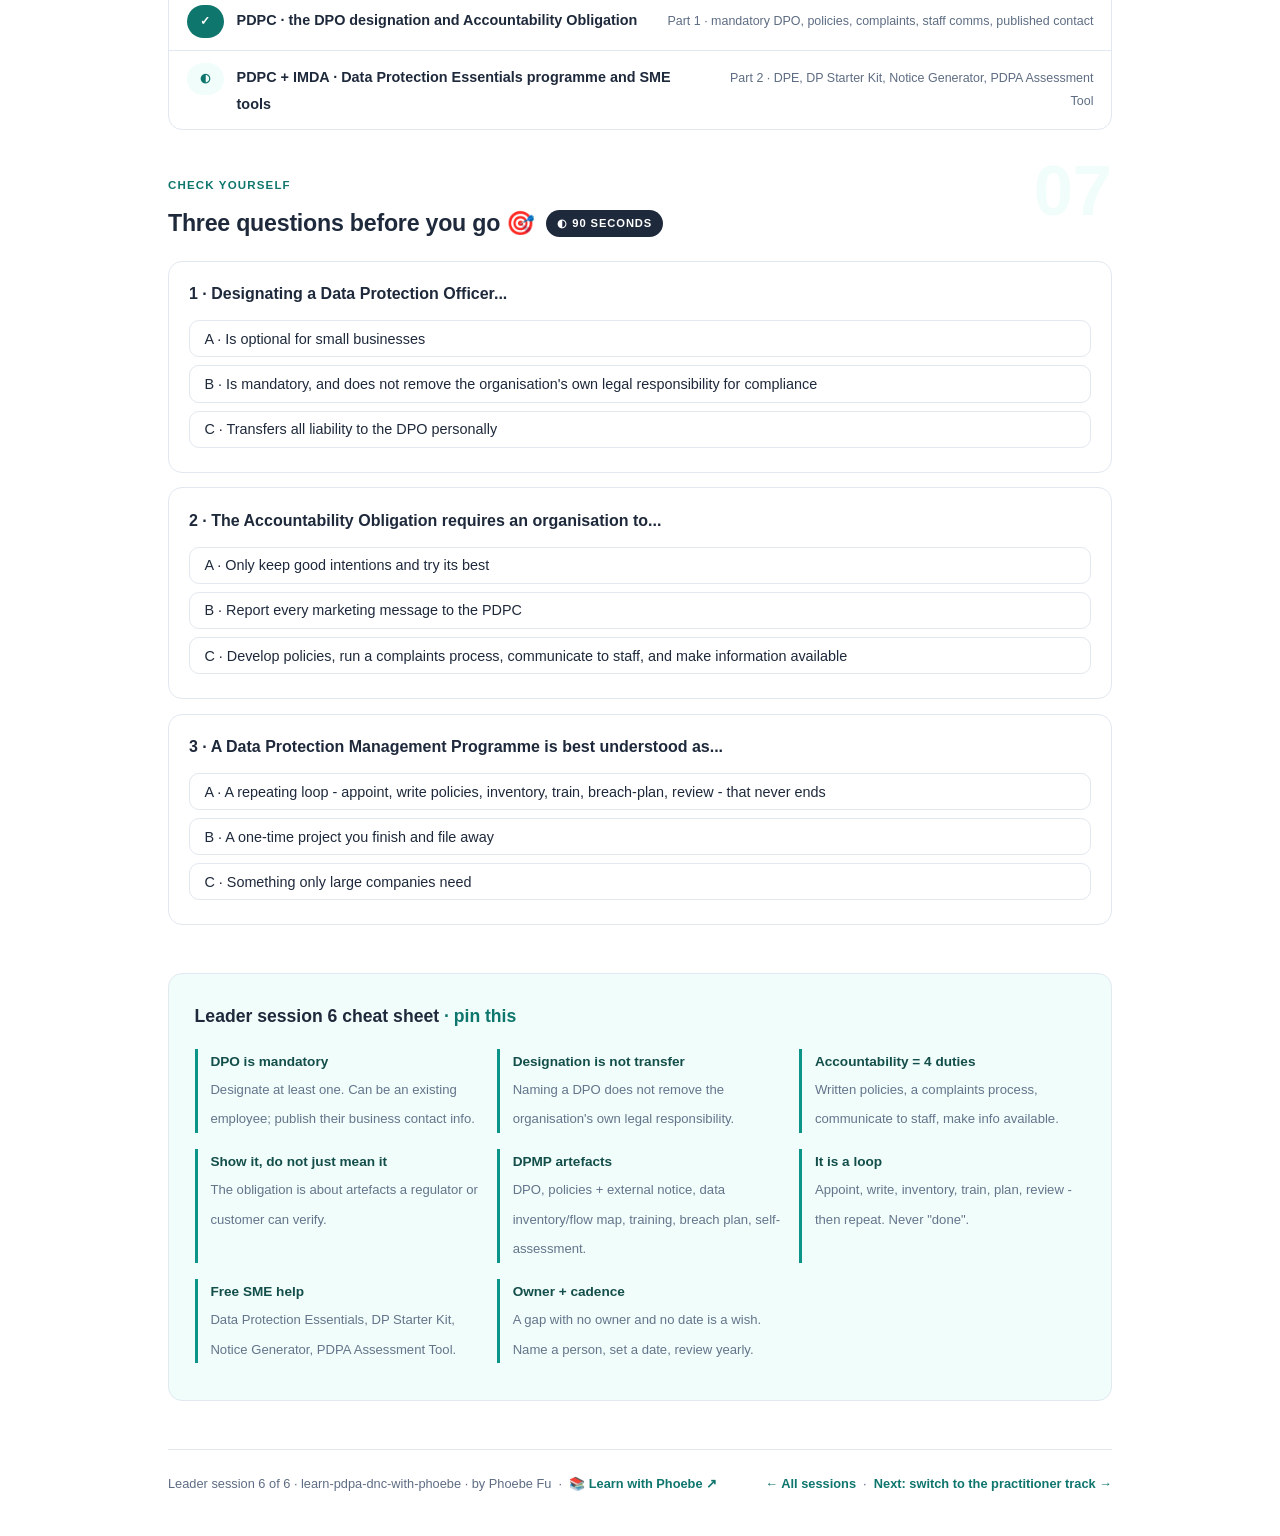
<file: courses/a6-governance.html>
<!DOCTYPE html>
<html lang="en">
<head>
<meta charset="UTF-8">
<meta name="viewport" content="width=device-width, initial-scale=1.0">
<!-- social:start -->
<meta name="description" content="Leader session 6 of 6. A course teaches rules; governance is what makes the rules survive the people who took the course. The PDPA anticipates this with the Accountability Obligation - it does not...">
<meta property="og:type" content="article">
<meta property="og:site_name" content="Learn with Phoebe">
<meta property="og:title" content="Governance and accountability (making it stick) - learn PDPA + DNC with phoebe">
<meta property="og:description" content="Leader session 6 of 6. A course teaches rules; governance is what makes the rules survive the people who took the course. The PDPA anticipates this with the Accountability Obligation - it does not...">
<meta property="og:url" content="https://phoebefu6.github.io/learn-pdpa-dnc-with-phoebe/courses/a6-governance.html">
<meta property="og:image" content="https://phoebefu6.github.io/learn-pdpa-dnc-with-phoebe/assets/og-cover.png">
<meta property="og:image:width" content="1200">
<meta property="og:image:height" content="630">
<meta name="twitter:card" content="summary_large_image">
<meta name="twitter:title" content="Governance and accountability (making it stick) - learn PDPA + DNC with phoebe">
<meta name="twitter:description" content="Leader session 6 of 6. A course teaches rules; governance is what makes the rules survive the people who took the course. The PDPA anticipates this with the Accountability Obligation - it does not...">
<meta name="twitter:image" content="https://phoebefu6.github.io/learn-pdpa-dnc-with-phoebe/assets/og-cover.png">
<!-- social:end -->
<title>Leader session 6 · Governance &amp; accountability - learn PDPA + DNC with phoebe</title>
<link rel="stylesheet" href="../assets/style.css?v=27">
</head>
<body>

<div class="toolbar">
  <div class="wrap">
    <span class="crumb"><a href="../index.html">learn-pdpa-dnc-with-phoebe</a> / Leader session 6 of 6</span>
    <button class="btn" id="toggle-all" type="button">Expand all</button>
    <button class="btn primary" id="zoom-toggle" type="button">Projector zoom: off</button>
  </div>
</div>

<header class="masthead">
  <div class="wrap">
    <div class="eyebrow">Learn PDPA + DNC with Phoebe · Leader track · Session 6 of 6</div>
    <h1>Governance and accountability <span class="accent">(making it stick)</span></h1>
    <p class="sub">Everything in the first five sessions was a rule. This one is about the machine that keeps you following the rules after the training glow fades: a named DPO, written policies, a way to handle complaints, and a management programme that runs on a cadence rather than a panic. This is the finale of the leader track. You leave knowing how to turn compliance from a one-off scramble into something durable - and where your practitioners go next to build the detail.</p>
    <div class="chip-row">
      <span class="chip level">🟠 Leader track · deciding</span>
      <span class="chip audience">Leaders: C-level · managers · marketers who sign off</span>
      <span class="chip audience">No jargon</span>
      <span class="chip time">45 min · finale</span>
    </div>
    <div class="agenda">
      <span class="a1" style="flex:1">0-3 · Welcome</span>
      <span class="a2" style="flex:4">3-20 · Concepts</span>
      <span class="a3" style="flex:4">20-40 · Exercises</span>
      <span class="a4" style="flex:1">40-45 · Q&amp;A</span>
    </div>
  </div>
</header>

<main class="wrap">

  <section class="section" id="intro">
    <div class="section-kicker">
      <span class="klabel">Part 0</span>
      <h2>Why governance is the session that lasts</h2>
    </div>
    <p class="lede">A course teaches rules; governance is what makes the rules survive the people who took the course. The PDPA anticipates this with the Accountability Obligation - it does not just ask you to follow the rules, it asks you to build and show a system for following them: a designated DPO, written policies, a complaints process, staff who know the rules, and information the public can find. This finale gives leaders the shape of that system and the free help Singapore offers SMEs to build it, so what you learned this week becomes something Marina Retail still does next year.</p>
    <div class="callout tip">
      <strong>Read this first</strong>
      This course is educational, not legal advice. It teaches from the PDPC's own published guidelines, but the law changes and every real situation has its own facts. Verify against the current PDPC Advisory Guidelines and get proper advice before you act.
    </div>
    <div class="legend">
      <span class="pill solid">Live - presented in session</span>
      <span class="pill light">Self-study - read after class</span>
      <span class="pill peach">★ Try it now prompt</span>
      <span class="pill inkpill">Sources covered at the end</span>
    </div>
    <div class="callout win">
      <strong>★ What you walk out with today</strong>
      A clear view of what the DPO role and the Accountability Obligation actually require, the shape of a Data Protection Management Programme as a repeating loop, the names of the free PDPC and IMDA tools built for SMEs, and a scored picture of where Marina Retail stands.
    </div>
  </section>

  <section class="section" id="dpo">
    <div class="section-kicker">
      <span class="klabel">Part 1 · covers the DPO and accountability</span>
      <h2>The DPO and the accountability obligation <span class="tag concept">9 min live</span></h2>
    </div>
    <p class="lede">Accountability is the obligation that ties all the others together. At its centre sits a person - the Data Protection Officer - and around that person sit four concrete duties. A leader's job is to make sure the DPO is real and resourced, not a name on an org chart, and that the four duties actually exist as documents and processes.</p>

    <figure class="zoomable">
      <svg viewBox="0 0 880 340" xmlns="http://www.w3.org/2000/svg" role="img" aria-label="The Data Protection Officer at the centre, surrounded by four accountability duties: written policies, a complaints process, staff communication, and published contact information">
        <style>
          .a6aT { font: 700 15px Inter, sans-serif; fill: #FFFFFF; }
          .a6aW { font: 400 11.5px Inter, sans-serif; fill: #CCFBF1; }
          .a6aI { font: 700 13px Inter, sans-serif; fill: #1E293B; }
          .a6aS { font: 400 11.5px Inter, sans-serif; fill: #334155; }
          .a6aN { font: 600 14px Inter, sans-serif; fill: #431407; }
          .a6aLine { stroke: #CBD5E1; stroke-width: 2.5; }
        </style>
        <line class="a6aLine" x1="440" y1="160" x2="300" y2="98"/>
        <line class="a6aLine" x1="440" y1="160" x2="580" y2="98"/>
        <line class="a6aLine" x1="440" y1="160" x2="300" y2="230"/>
        <line class="a6aLine" x1="440" y1="160" x2="580" y2="230"/>
        <circle cx="440" cy="160" r="66" fill="#134E4A"/>
        <text class="a6aT" x="440" y="155" text-anchor="middle">DPO</text>
        <text class="a6aW" x="440" y="175" text-anchor="middle">mandatory role</text>
        <rect x="70" y="42" width="260" height="56" rx="12" fill="#0F766E"/>
        <text class="a6aT" x="86" y="66" font-size="13">Written policies + practices</text>
        <text class="a6aW" x="86" y="86">how you handle personal data</text>
        <rect x="550" y="42" width="260" height="56" rx="12" fill="#0D9488"/>
        <text class="a6aT" x="566" y="66" font-size="13">Complaints process</text>
        <text class="a6aW" x="566" y="86">receive + respond to queries</text>
        <rect x="70" y="230" width="260" height="56" rx="12" fill="#0D9488"/>
        <text class="a6aT" x="86" y="254" font-size="13">Communicate to staff</text>
        <text class="a6aW" x="86" y="274">everyone knows the rules</text>
        <rect x="550" y="230" width="260" height="56" rx="12" fill="#0F766E"/>
        <text class="a6aT" x="566" y="254" font-size="13">Publish contact info</text>
        <text class="a6aW" x="566" y="274">DPO business contact, findable</text>
        <rect x="70" y="306" width="14" height="14" rx="3" fill="#D97706"/>
        <text class="a6aN" x="94" y="318">Naming a DPO does not remove the organisation's own legal responsibility. The org still owns the duty.</text>
      </svg>
      <figcaption>🔍 Click to zoom - the DPO at the centre, the four accountability duties around it</figcaption>
    </figure>

    <details class="card" open>
      <summary><span class="mode live">Live</span>The DPO is mandatory - and does not transfer the duty<span class="mini">3 min</span><span class="caret">▶</span></summary>
      <div class="body">
        <p>Every organisation must <strong>designate at least one Data Protection Officer</strong> to be responsible for ensuring PDPA compliance. This is not optional, and it applies to the smallest SME as much as the largest bank.</p>
        <ul>
          <li><strong>It is a designation, not necessarily a new hire.</strong> The DPO can be an existing employee. What matters is that the responsibility is clearly assigned to a named person.</li>
          <li><strong>It does not relieve the organisation.</strong> Appointing a DPO does not shift the legal responsibility off the organisation - the org remains liable for compliance. The DPO is a focal point, not a lightning rod.</li>
          <li><strong>You must publish the DPO's business contact information</strong> so individuals can reach the organisation about their personal data - typically a role-based email or phone line.</li>
        </ul>
        <div class="prompt-box good"><span class="label">★ Try it now (any chat AI)</span>Our Singapore SME has never formally named a Data Protection Officer. Explain in plain English what the DPO role requires under the PDPA, whether it can be an existing employee, what we need to publish, and why naming one does not remove the company's own responsibility. Then draft a short internal note announcing who our DPO is.</div>
      </div>
    </details>

    <details class="card">
      <summary><span class="mode live">Live</span>Accountability = policies + complaints + comms + availability<span class="mini">3 min</span><span class="caret">▶</span></summary>
      <div class="body">
        <p>The Accountability Obligation turns "we try to comply" into "we can show we comply." It has four concrete requirements, and each produces something you can point to.</p>
        <ul>
          <li><strong>Develop and implement policies and practices</strong> to meet your PDPA obligations - written, not verbal, so they survive staff turnover.</li>
          <li><strong>Have a process to receive and respond to complaints</strong> and queries about your handling of personal data.</li>
          <li><strong>Communicate the policies to your staff</strong> - the people handling data have to know the rules for the rules to work.</li>
          <li><strong>Make information about your policies and complaints process available on request</strong>, so individuals can understand how you handle their data.</li>
        </ul>
        <div class="callout tip">
          <strong>The leadership read</strong>
          Accountability is the obligation the PDPC can see from the outside. If an incident happens, "we had written policies, a named DPO, trained staff, and a complaints channel" is the difference between a lapse in a well-run system and a demonstration that you never had a system at all. It is also, quietly, the strongest mitigating story you can bring.
      </div>
    </details>

    <details class="card">
      <summary><span class="mode self">Self-study</span>Why "show it" beats "mean it"<span class="mini">2 min read</span><span class="caret">▶</span></summary>
      <div class="body">
        <p>Many organisations genuinely intend to protect data, and still fail the Accountability Obligation - because intention is not evidence. The obligation is deliberately about artefacts: a document exists, a process runs, a person is named, information is published. This is not bureaucracy for its own sake. It is how a regulator, a customer, or a new employee can verify your posture without taking your word for it, and it is how the practice survives the people who set it up. The leader's contribution here is not to write the policies - that is the DPO's and the practitioners' work - but to insist the artefacts are real and current, to fund the time to maintain them, and to ask, periodically, "show me." An organisation that can answer "show me" quickly is one that has turned the week's learning into a standing capability rather than a memory.</p>
      </div>
    </details>
  </section>

  <section class="section" id="dpmp">
    <div class="section-kicker">
      <span class="klabel">Part 2 · covers the programme and SME help</span>
      <h2>The compliance programme (DPMP) and SME help <span class="tag concept">8 min live</span></h2>
    </div>
    <p class="lede">The Accountability Obligation names the parts; a Data Protection Management Programme is how you assemble them into something that runs. The PDPC frames it as a cycle, not a project with an end date - and, crucially, it publishes free tools built specifically to help SMEs stand one up without a consultant's budget.</p>

    <figure class="zoomable">
      <svg viewBox="0 0 880 340" xmlns="http://www.w3.org/2000/svg" role="img" aria-label="The Data Protection Management Programme as a loop: appoint a DPO, write policies, build a data inventory, train staff, prepare a breach plan, then audit and review, returning to the start">
        <style>
          .a6dT { font: 700 13px Inter, sans-serif; fill: #FFFFFF; }
          .a6dW { font: 400 11px Inter, sans-serif; fill: #CCFBF1; }
          .a6dN { font: 600 14px Inter, sans-serif; fill: #431407; }
          .a6dArr { stroke: #CBD5E1; stroke-width: 2.5; fill: none; marker-end: url(#a6dAh); }
        </style>
        <defs>
          <marker id="a6dAh" markerWidth="9" markerHeight="9" refX="6" refY="3" orient="auto">
            <path d="M0,0 L6,3 L0,6" fill="none" stroke="#94A3B8" stroke-width="1.6"/>
          </marker>
        </defs>
        <rect x="40" y="60" width="150" height="60" rx="12" fill="#134E4A"/>
        <text class="a6dT" x="115" y="88" text-anchor="middle">1 · Appoint DPO</text>
        <text class="a6dW" x="115" y="106" text-anchor="middle">named owner</text>
        <rect x="255" y="60" width="150" height="60" rx="12" fill="#0F766E"/>
        <text class="a6dT" x="330" y="88" text-anchor="middle">2 · Policies</text>
        <text class="a6dW" x="330" y="106" text-anchor="middle">+ external notice</text>
        <rect x="470" y="60" width="150" height="60" rx="12" fill="#0D9488"/>
        <text class="a6dT" x="545" y="88" text-anchor="middle">3 · Data inventory</text>
        <text class="a6dW" x="545" y="106" text-anchor="middle">data-flow map</text>
        <rect x="685" y="60" width="150" height="60" rx="12" fill="#0F766E"/>
        <text class="a6dT" x="760" y="88" text-anchor="middle">4 · Training</text>
        <text class="a6dW" x="760" y="106" text-anchor="middle">staff know rules</text>
        <rect x="470" y="220" width="150" height="60" rx="12" fill="#0D9488"/>
        <text class="a6dT" x="545" y="248" text-anchor="middle">5 · Breach plan</text>
        <text class="a6dW" x="545" y="266" text-anchor="middle">ready to act</text>
        <rect x="255" y="220" width="150" height="60" rx="12" fill="#134E4A"/>
        <text class="a6dT" x="330" y="242" text-anchor="middle">6 · Audit / review</text>
        <text class="a6dW" x="330" y="260" text-anchor="middle">periodic self-check</text>
        <line class="a6dArr" x1="192" y1="90" x2="251" y2="90"/>
        <line class="a6dArr" x1="407" y1="90" x2="466" y2="90"/>
        <line class="a6dArr" x1="622" y1="90" x2="681" y2="90"/>
        <line class="a6dArr" x1="760" y1="122" x2="620" y2="240"/>
        <line class="a6dArr" x1="468" y1="250" x2="407" y2="250"/>
        <line class="a6dArr" x1="290" y1="218" x2="130" y2="124"/>
        <rect x="40" y="306" width="14" height="14" rx="3" fill="#D97706"/>
        <text class="a6dN" x="64" y="318">It is a loop, not a checklist. The review feeds the next round - the programme is never "done".</text>
      </svg>
      <figcaption>🔍 Click to zoom - the DPMP loop: appoint, write, inventory, train, plan, review, repeat</figcaption>
    </figure>

    <details class="card" open>
      <summary><span class="mode live">Live</span>The DPMP artifacts, in order<span class="mini">3 min</span><span class="caret">▶</span></summary>
      <div class="body">
        <p>A Data Protection Management Programme is the PDPC's recommended way to operationalise accountability. The artefacts are concrete and they build on each other.</p>
        <ul>
          <li><strong>A designated DPO</strong> who owns the programme.</li>
          <li><strong>Internal policies plus an external Data Protection Notice</strong> - one set for staff, one that tells the public how you handle their data.</li>
          <li><strong>A data inventory and data-flow map</strong> - you cannot protect data you have not located, or govern flows you have not drawn.</li>
          <li><strong>Staff training</strong> so the policies are lived, not filed.</li>
          <li><strong>A data breach management plan</strong> - the a5 clock, written down and rehearsed before you need it.</li>
          <li><strong>Periodic self-assessment</strong> - the PDPC offers a PDPA Assessment Tool to check yourself and find the gaps.</li>
        </ul>
        <div class="callout example">
          <span class="ex-pill">Real world</span>
          <p><strong>Marina Retail, one year on.</strong> Marina began this course with a customer list nobody trusted and a marketing team blasting it. A year into a DPMP, the picture is different: a named DPO owns it, there is a published Data Protection Notice on the website, the data-flow map shows exactly where customer data lives and moves, staff have had one training session, and the breach plan names who calls the PDPC on a weekend. Nothing here required a big budget - it required a loop that keeps turning.</p>
        </div>
      </div>
    </details>

    <details class="card">
      <summary><span class="mode live">Live</span>Free SME help - you do not start from a blank page<span class="mini">3 min</span><span class="caret">▶</span></summary>
      <div class="body">
        <p>The most encouraging thing a leader can hear at the end of this week: Singapore built the on-ramp for smaller organisations, and it is free.</p>
        <ul>
          <li><strong>Data Protection Essentials (DPE):</strong> a PDPC and IMDA programme designed for SMEs, covering the baseline data-protection and security practices in an accessible, practical form.</li>
          <li><strong>DP Starter Kit:</strong> ready-made templates and guidance to help you put the basics in place without building everything from scratch.</li>
          <li><strong>Data Protection Notice Generator:</strong> a tool that helps you produce the external notice that tells the public how you handle their data.</li>
          <li><strong>PDPA Assessment Tool:</strong> a self-assessment to see where you stand against the obligations and where the gaps are.</li>
        </ul>
        <div class="callout tip">
          <strong>The leadership read</strong>
          You do not need a large compliance department to be compliant. For an SME, the honest path is: name a DPO, use the free kits to stand up the basics, run the assessment tool to find your gaps, and turn the loop once a year. The organisations that get into trouble are rarely the ones who used these tools - they are the ones who did not know they existed.
      </div>
    </details>

    <details class="card">
      <summary><span class="mode self">Self-study</span>Where the practitioner track takes this next<span class="mini">2 min read</span><span class="caret">▶</span></summary>
      <div class="body">
        <p>This is the end of the leader track - and a good place to say what it was for. Over six sessions you have seen the whole shape: the two halves of the law, the ten obligations, the DNC layer, consent and exemptions, the breach clock and its costs, and now the governance that holds it together. You are not expected to build the checker, write the policies, or map the data flows yourself. That is the practitioner track's job - it takes each of these ideas and turns it into something your marketing, DPO, and operations people can run: a live DNC checker, consent capture that stands up to audit, a data inventory, a breach runbook. Send the people who do the work there. Your role, from here, is the one this track trained: fund the right controls, ask the five questions each week, and insist that when you say "show me," someone can. That is what makes a week of learning into a durable programme. Thank you for spending the six sessions - now hand the baton to your builders.</p>
      </div>
    </details>
  </section>

  <section class="section" id="exercise-1">
    <div class="section-kicker">
      <span class="klabel">Exercise 1 of 2</span>
      <h2>Score Marina's accountability artefacts <span class="tag demo">★ 12 min · pen and paper</span></h2>
    </div>
    <p class="lede">Governance is only real if the artefacts exist. Score Marina Retail (or your own organisation) against the five things a DPMP needs, and the gaps will name themselves.</p>
    <div class="steps">
      <div class="step"><p><strong>DPO:</strong> is there a named Data Protection Officer, with published contact info? Score green (yes, named and published), amber (informal), or red (none).</p></div>
      <div class="step"><p><strong>Policy:</strong> are there written internal policies and an external Data Protection Notice the public can find? Green / amber / red.</p></div>
      <div class="step"><p><strong>Inventory:</strong> is there a data inventory and data-flow map showing where personal data lives and moves? Green / amber / red.</p></div>
      <div class="step"><p><strong>Training + breach plan:</strong> have staff been trained, and is there a written breach-response plan naming who notifies the PDPC? Score each. Then list every red and amber - that is your programme backlog.</p></div>
    </div>
    <div class="prompt-box good"><span class="label">★ Your governance-scoring partner (paste into any chat AI)</span>Help me score my Singapore organisation's PDPA governance. Ask me about five things - a named and published DPO, written policies plus an external notice, a data inventory / data-flow map, staff training, and a breach-response plan - and give me a red/amber/green scorecard with a short "why" for each. Then list my gaps in priority order and point me to the free PDPC/IMDA tools (Data Protection Essentials, DP Starter Kit, Notice Generator, PDPA Assessment Tool) that would close each one. Here is my situation: [describe it]</div>
  </section>

  <section class="section" id="exercise-2">
    <div class="section-kicker">
      <span class="klabel">Exercise 2 of 2</span>
      <h2>Assign an owner and a cadence <span class="tag demo">★ 8 min · your next leadership meeting</span></h2>
    </div>
    <p class="lede">A gap with no owner and no date is a wish. Take the top gap from Exercise 1 and turn it into something that will actually happen.</p>
    <div class="steps">
      <div class="step"><p>Name the single <strong>highest-priority gap</strong> from your scorecard - the reddest artefact that carries the most risk.</p></div>
      <div class="step"><p>Assign a <strong>named owner</strong> - a person, not a department. If the honest owner is "the DPO we do not yet have," then naming the DPO is the real first gap.</p></div>
      <div class="step"><p>Set a <strong>cadence</strong>: a target date to close it, and how often it gets reviewed afterwards (the DPMP is a loop - once a year at minimum).</p></div>
      <div class="step"><p>Decide which free tool the owner will use to move faster - DP Starter Kit, Notice Generator, or the PDPA Assessment Tool - so they are not starting from a blank page.</p></div>
    </div>
    <div class="callout tip">
      <strong>Why owner-plus-cadence is the whole game</strong>
      Compliance does not fail at the level of knowledge - by now your team knows the rules. It fails at the level of follow-through: no one owned it, no date was set, the loop never turned. The last and most durable thing a leader does is convert "we should" into "this person, by this date, reviewed this often." Everything in this course lands or dies on that habit.
    </div>
  </section>

  <section class="section" id="homework">
    <div class="section-kicker">
      <span class="klabel">Homework</span>
      <h2>After the leader track <span class="tag exercise">◐ 30 min total</span></h2>
    </div>
    <ul>
      <li>Confirm your organisation has a named DPO with published contact information. If not, that is gap one - assign it an owner today.</li>
      <li>Run the PDPA Assessment Tool (or the governance-scoring prompt) and turn the output into a short, prioritised programme backlog.</li>
      <li>Look up Data Protection Essentials and the DP Starter Kit, and decide whether they are the right on-ramp for your organisation.</li>
      <li>Hand this course's practitioner track to the people who do the work - marketing, DPO, operations - starting with the DNC checker session.</li>
    </ul>
    <div class="callout win">
      <strong>★ Questions to ask your DPO and marketing team this week</strong>
      <ol>
        <li>Do we have a named DPO with published contact info, and does everyone know who it is?</li>
        <li>Where are our written data-protection policies and our external Data Protection Notice - and are they current?</li>
        <li>Do we have a data inventory and a data-flow map, or do we only think we know where personal data lives?</li>
        <li>Have staff been trained, and do we have a written breach plan naming who notifies the PDPC?</li>
        <li>Which free PDPC/IMDA tool will we use to close our biggest gap, who owns it, and by when?</li>
      </ol>
    </div>
  </section>

  <section class="section" id="official">
    <div class="section-kicker">
      <span class="klabel">Source material</span>
      <h2>Official sources covered</h2>
    </div>
    <p class="lede">Taught from the PDPC's published guidelines and SME programmes - not marketing material. This page covers:</p>
    <div class="covered">
      <div class="covered-row"><span class="status pill solid">✓</span><span class="name">PDPC · Guide to Developing a Data Protection Management Programme (Aug 2023)</span><span class="note">Part 2 · the DPMP artefacts and the review loop</span></div>
      <div class="covered-row"><span class="status pill solid">✓</span><span class="name">PDPC · the DPO designation and Accountability Obligation</span><span class="note">Part 1 · mandatory DPO, policies, complaints, staff comms, published contact</span></div>
      <div class="covered-row"><span class="status pill light">◐</span><span class="name">PDPC + IMDA · Data Protection Essentials programme and SME tools</span><span class="note">Part 2 · DPE, DP Starter Kit, Notice Generator, PDPA Assessment Tool</span></div>
    </div>
  </section>

  <section class="section" id="quiz">
    <div class="section-kicker">
      <span class="klabel">Check yourself</span>
      <h2>Three questions before you go 🎯 <span class="tag exercise">◐ 90 seconds</span></h2>
    </div>
    <div class="quiz-q" data-answer="1">
      <p class="qtext">1 · Designating a Data Protection Officer...</p>
      <button class="qopt" type="button">A · Is optional for small businesses</button>
      <button class="qopt" type="button">B · Is mandatory, and does not remove the organisation's own legal responsibility for compliance</button>
      <button class="qopt" type="button">C · Transfers all liability to the DPO personally</button>
      <p class="qwhy">Every organisation must designate at least one DPO. The role is a focal point, not a lightning rod - the organisation stays legally responsible for compliance.</p>
    </div>
    <div class="quiz-q" data-answer="2">
      <p class="qtext">2 · The Accountability Obligation requires an organisation to...</p>
      <button class="qopt" type="button">A · Only keep good intentions and try its best</button>
      <button class="qopt" type="button">B · Report every marketing message to the PDPC</button>
      <button class="qopt" type="button">C · Develop policies, run a complaints process, communicate to staff, and make information available</button>
      <p class="qwhy">Accountability is about artefacts you can show: written policies, a way to handle complaints, staff who know the rules, and information available on request.</p>
    </div>
    <div class="quiz-q" data-answer="0">
      <p class="qtext">3 · A Data Protection Management Programme is best understood as...</p>
      <button class="qopt" type="button">A · A repeating loop - appoint, write policies, inventory, train, breach-plan, review - that never ends</button>
      <button class="qopt" type="button">B · A one-time project you finish and file away</button>
      <button class="qopt" type="button">C · Something only large companies need</button>
      <p class="qwhy">The DPMP is a cycle, not a checklist. The periodic review feeds the next round, and free PDPC/IMDA tools help SMEs run it without a big budget.</p>
    </div>
    <p class="quiz-score"></p>
  </section>

  <section class="cheat" id="cheatsheet">
    <h3>Leader session 6 cheat sheet <span>· pin this</span></h3>
    <div class="grid-2">
      <div class="cheat-item"><b>DPO is mandatory</b><span>Designate at least one. Can be an existing employee; publish their business contact info.</span></div>
      <div class="cheat-item"><b>Designation is not transfer</b><span>Naming a DPO does not remove the organisation's own legal responsibility.</span></div>
      <div class="cheat-item"><b>Accountability = 4 duties</b><span>Written policies, a complaints process, communicate to staff, make info available.</span></div>
      <div class="cheat-item"><b>Show it, do not just mean it</b><span>The obligation is about artefacts a regulator or customer can verify.</span></div>
      <div class="cheat-item"><b>DPMP artefacts</b><span>DPO, policies + external notice, data inventory/flow map, training, breach plan, self-assessment.</span></div>
      <div class="cheat-item"><b>It is a loop</b><span>Appoint, write, inventory, train, plan, review - then repeat. Never "done".</span></div>
      <div class="cheat-item"><b>Free SME help</b><span>Data Protection Essentials, DP Starter Kit, Notice Generator, PDPA Assessment Tool.</span></div>
      <div class="cheat-item"><b>Owner + cadence</b><span>A gap with no owner and no date is a wish. Name a person, set a date, review yearly.</span></div>
    </div>
  </section>

  <footer class="pagefoot">
    <span>Leader session 6 of 6 · learn-pdpa-dnc-with-phoebe · by Phoebe Fu &nbsp;·&nbsp; 📚 <a href="https://phoebefu6.github.io/learn-with-phoebe/">Learn with Phoebe ↗</a></span>
    <span><a href="../index.html">← All sessions</a> &nbsp;·&nbsp; <a href="b1-dnc-check.html">Next: switch to the practitioner track →</a></span>
  </footer>

</main>

<script src="../assets/app.js?v=25"></script>
</body>
</html>
</file>
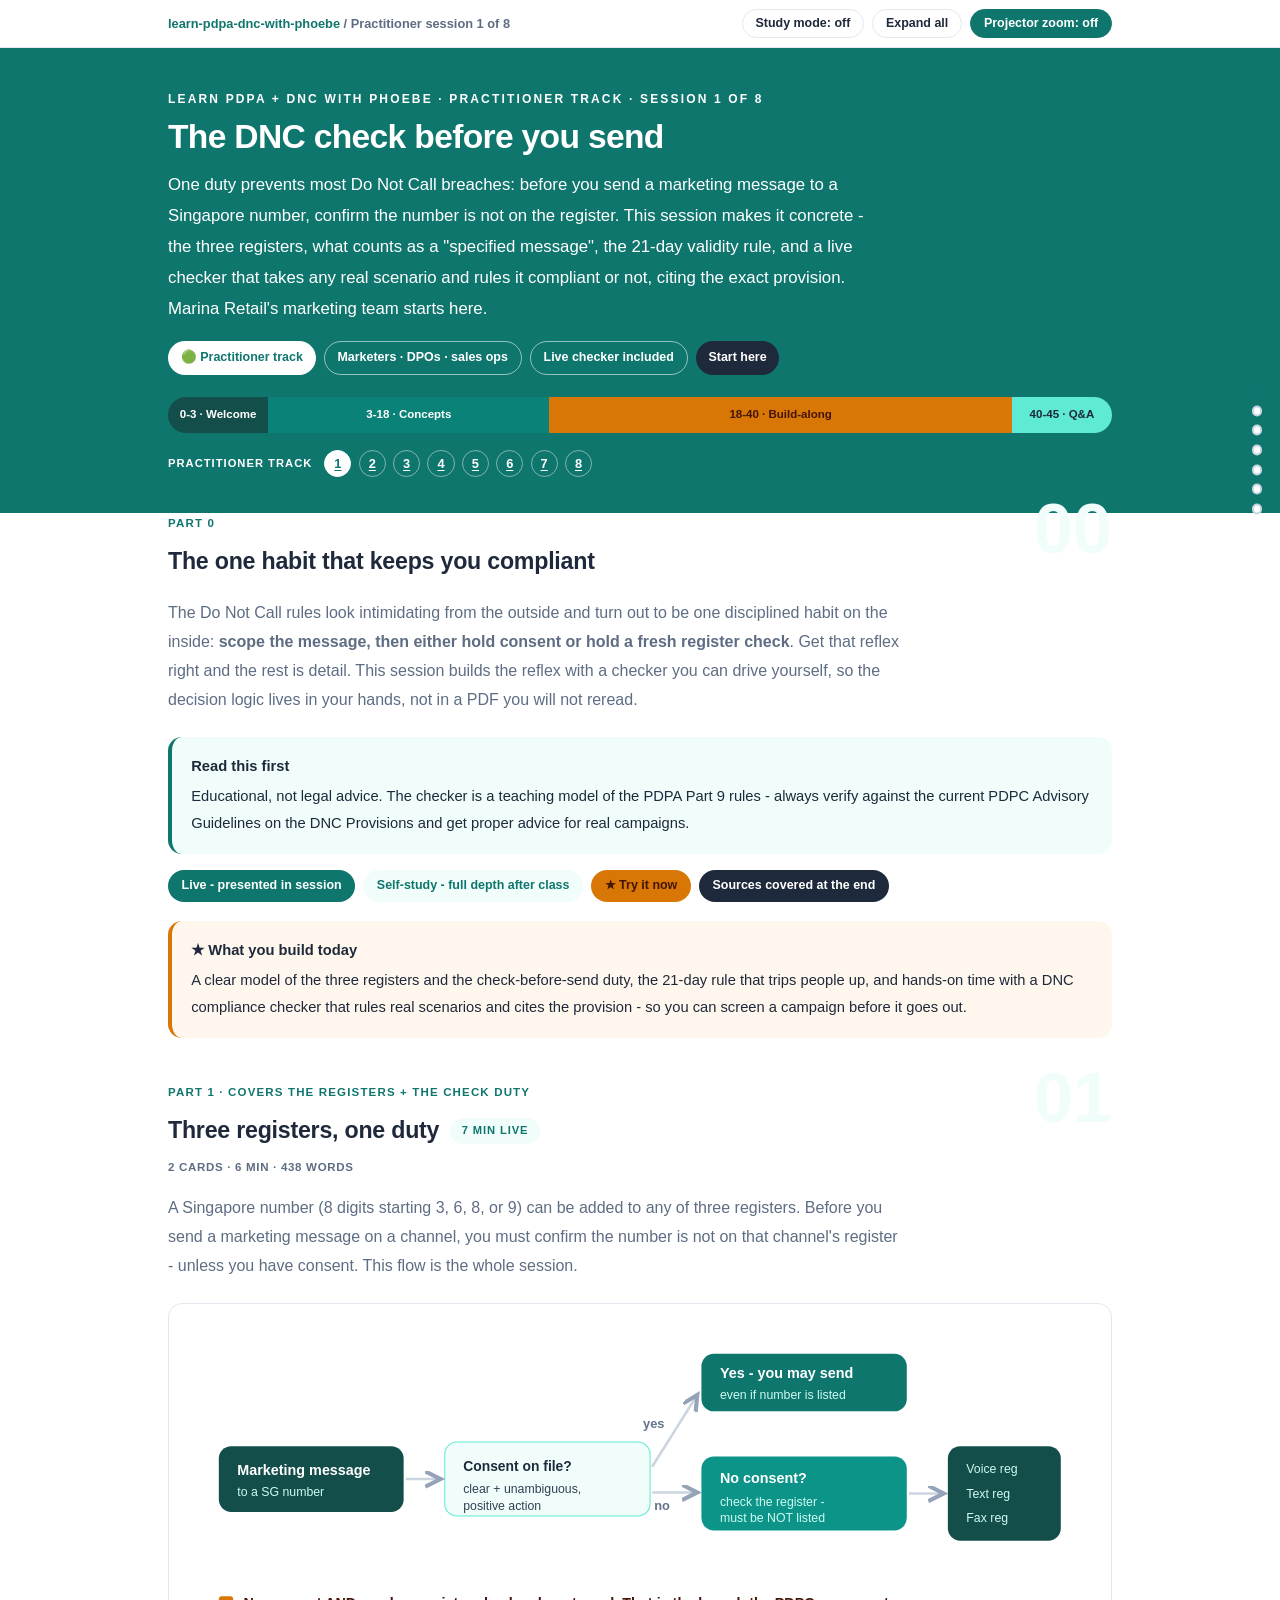
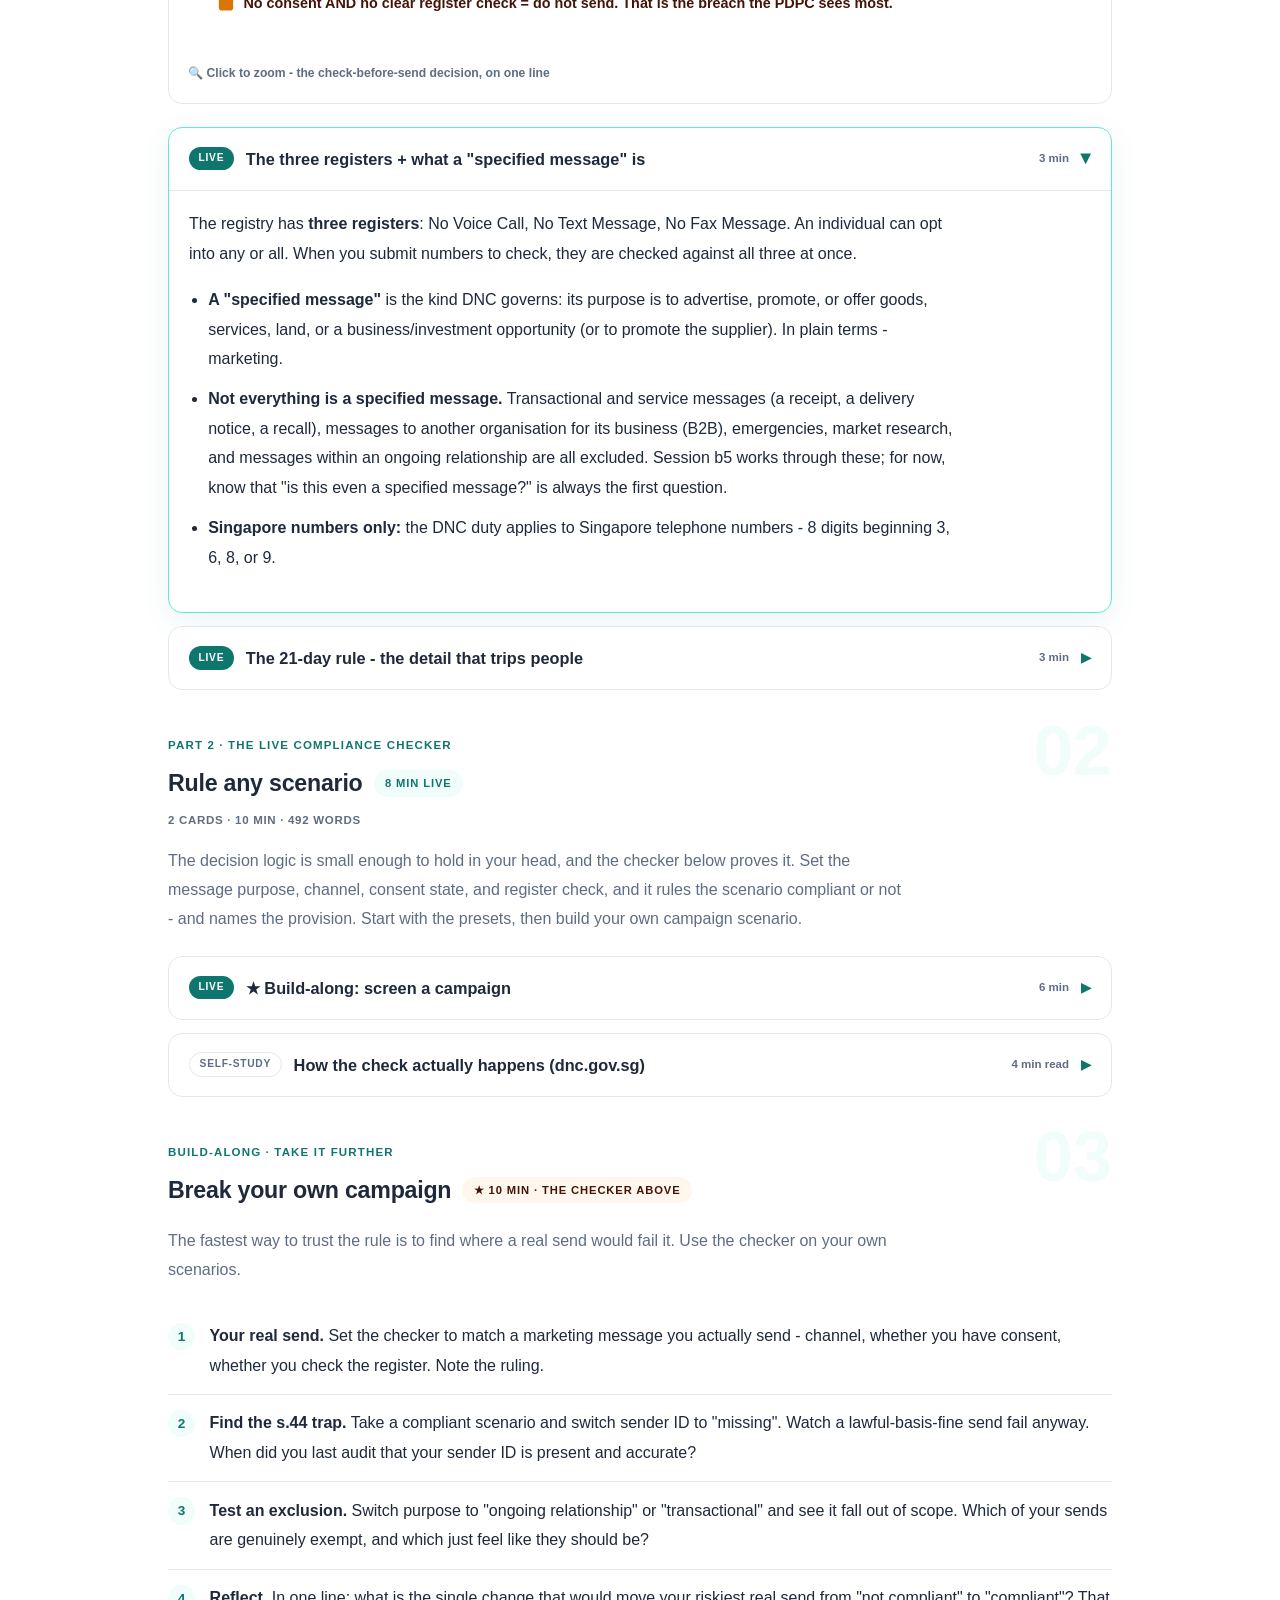
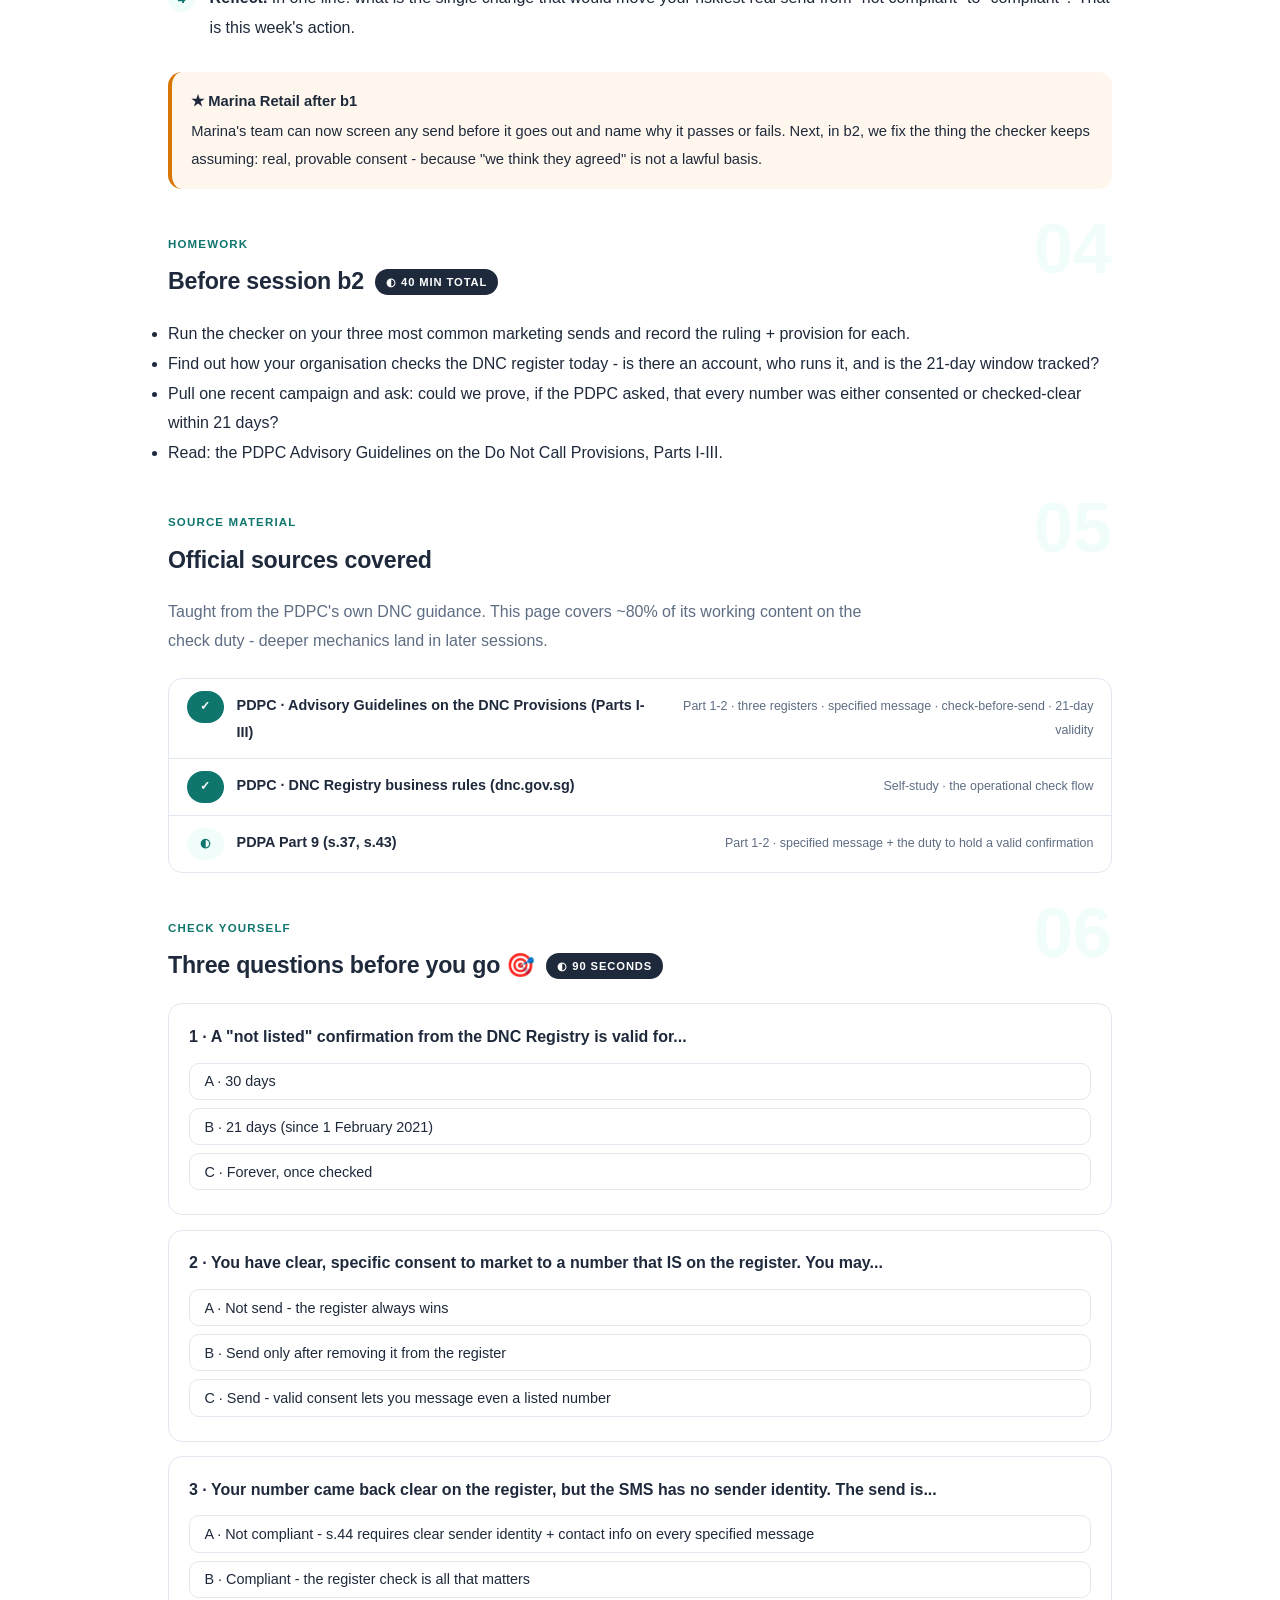
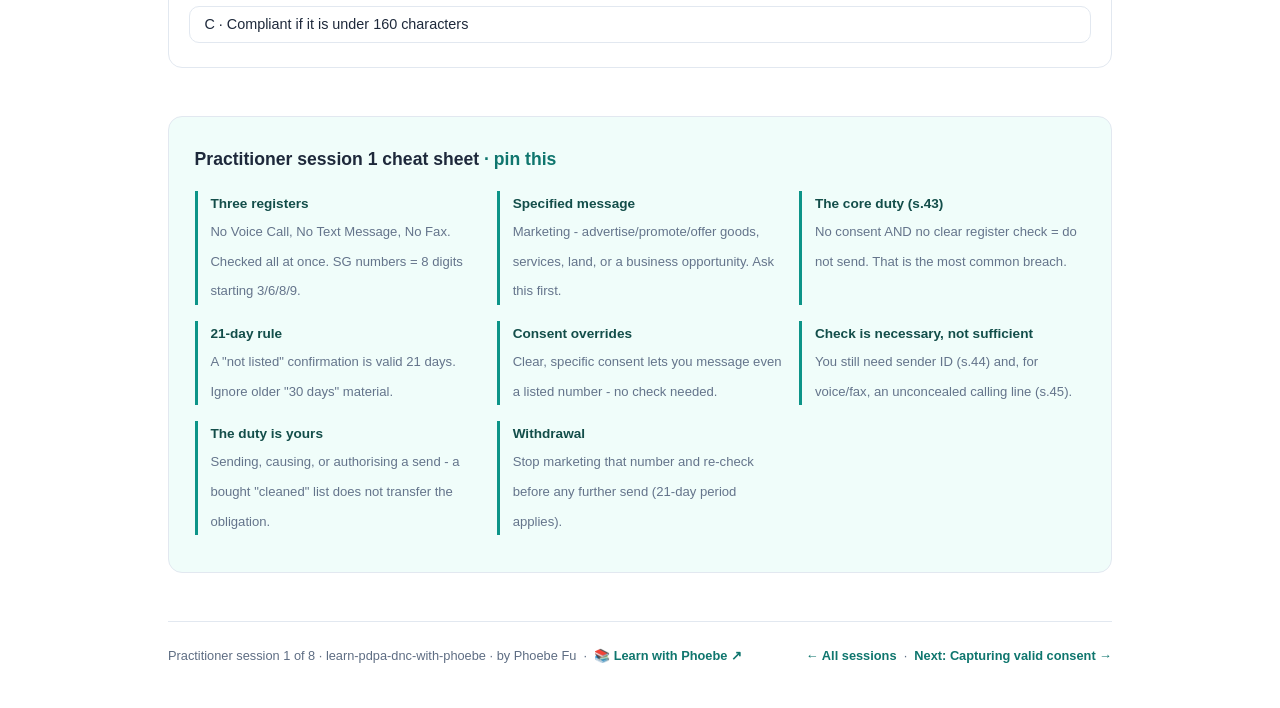
<file: courses/b1-dnc-check.html>
<!DOCTYPE html>
<html lang="en">
<head>
<meta charset="UTF-8">
<meta name="viewport" content="width=device-width, initial-scale=1.0">
<!-- social:start -->
<meta name="description" content="Practitioner session 1 of 8. The Do Not Call rules look intimidating from the outside and turn out to be one disciplined habit on the inside: scope the message, then either hold consent or hold a...">
<meta property="og:type" content="article">
<meta property="og:site_name" content="Learn with Phoebe">
<meta property="og:title" content="The DNC check before you send - learn PDPA + DNC with phoebe">
<meta property="og:description" content="Practitioner session 1 of 8. The Do Not Call rules look intimidating from the outside and turn out to be one disciplined habit on the inside: scope the message, then either hold consent or hold a...">
<meta property="og:url" content="https://phoebefu6.github.io/learn-pdpa-dnc-with-phoebe/courses/b1-dnc-check.html">
<meta property="og:image" content="https://phoebefu6.github.io/learn-pdpa-dnc-with-phoebe/assets/og-cover.png">
<meta property="og:image:width" content="1200">
<meta property="og:image:height" content="630">
<meta name="twitter:card" content="summary_large_image">
<meta name="twitter:title" content="The DNC check before you send - learn PDPA + DNC with phoebe">
<meta name="twitter:description" content="Practitioner session 1 of 8. The Do Not Call rules look intimidating from the outside and turn out to be one disciplined habit on the inside: scope the message, then either hold consent or hold a...">
<meta name="twitter:image" content="https://phoebefu6.github.io/learn-pdpa-dnc-with-phoebe/assets/og-cover.png">
<!-- social:end -->
<title>Practitioner session 1 · The DNC check before you send - learn PDPA + DNC with phoebe</title>
<link rel="stylesheet" href="../assets/style.css?v=27">
</head>
<body>

<div class="toolbar">
  <div class="wrap">
    <span class="crumb"><a href="../index.html">learn-pdpa-dnc-with-phoebe</a> / Practitioner session 1 of 8</span>
    <button class="btn" id="toggle-all" type="button">Expand all</button>
    <button class="btn primary" id="zoom-toggle" type="button">Projector zoom: off</button>
  </div>
</div>

<header class="masthead">
  <div class="wrap">
    <div class="eyebrow">Learn PDPA + DNC with Phoebe · Practitioner track · Session 1 of 8</div>
    <h1>The DNC check <span class="accent">before you send</span></h1>
    <p class="sub">One duty prevents most Do Not Call breaches: before you send a marketing message to a Singapore number, confirm the number is not on the register. This session makes it concrete - the three registers, what counts as a "specified message", the 21-day validity rule, and a live checker that takes any real scenario and rules it compliant or not, citing the exact provision. Marina Retail's marketing team starts here.</p>
    <div class="chip-row">
      <span class="chip level">🟢 Practitioner track</span>
      <span class="chip audience">Marketers · DPOs · sales ops</span>
      <span class="chip audience">Live checker included</span>
      <span class="chip time">Start here</span>
    </div>
    <div class="agenda">
      <span class="a1" style="flex:1">0-3 · Welcome</span>
      <span class="a2" style="flex:3">3-18 · Concepts</span>
      <span class="a3" style="flex:5">18-40 · Build-along</span>
      <span class="a4" style="flex:1">40-45 · Q&amp;A</span>
    </div>
  </div>
</header>

<main class="wrap">

  <section class="section" id="intro">
    <div class="section-kicker">
      <span class="klabel">Part 0</span>
      <h2>The one habit that keeps you compliant</h2>
    </div>
    <p class="lede">The Do Not Call rules look intimidating from the outside and turn out to be one disciplined habit on the inside: <strong>scope the message, then either hold consent or hold a fresh register check</strong>. Get that reflex right and the rest is detail. This session builds the reflex with a checker you can drive yourself, so the decision logic lives in your hands, not in a PDF you will not reread.</p>
    <div class="callout tip">
      <strong>Read this first</strong>
      Educational, not legal advice. The checker is a teaching model of the PDPA Part 9 rules - always verify against the current PDPC Advisory Guidelines on the DNC Provisions and get proper advice for real campaigns.
    </div>
    <div class="legend">
      <span class="pill solid">Live - presented in session</span>
      <span class="pill light">Self-study - full depth after class</span>
      <span class="pill peach">★ Try it now</span>
      <span class="pill inkpill">Sources covered at the end</span>
    </div>
    <div class="callout win">
      <strong>★ What you build today</strong>
      A clear model of the three registers and the check-before-send duty, the 21-day rule that trips people up, and hands-on time with a DNC compliance checker that rules real scenarios and cites the provision - so you can screen a campaign before it goes out.
    </div>
  </section>

  <section class="section" id="registers">
    <div class="section-kicker">
      <span class="klabel">Part 1 · covers the registers + the check duty</span>
      <h2>Three registers, one duty <span class="tag concept">7 min live</span></h2>
    </div>
    <p class="lede">A Singapore number (8 digits starting 3, 6, 8, or 9) can be added to any of three registers. Before you send a marketing message on a channel, you must confirm the number is not on that channel's register - unless you have consent. This flow is the whole session.</p>

    <figure class="zoomable">
      <svg viewBox="0 0 880 320" xmlns="http://www.w3.org/2000/svg" role="img" aria-label="Check-before-send flow: is it a specified marketing message; if yes, do you have consent or a valid register check; three registers cover voice, text, and fax">
        <style>
          .q1rT { font: 700 14px Inter, sans-serif; fill: #FFFFFF; }
          .q1rI { font: 700 13.5px Inter, sans-serif; fill: #1E293B; }
          .q1rW { font: 400 12px Inter, sans-serif; fill: #CCFBF1; }
          .q1rS { font: 400 12px Inter, sans-serif; fill: #334155; }
          .q1rX { font: 600 12.5px Inter, sans-serif; fill: #64748B; }
          .q1rN { font: 600 14px Inter, sans-serif; fill: #431407; }
          .q1rArr { stroke: #CBD5E1; stroke-width: 2.5; fill: none; marker-end: url(#q1rAh); }
        </style>
        <defs>
          <marker id="q1rAh" markerWidth="9" markerHeight="9" refX="6" refY="3" orient="auto">
            <path d="M0,0 L6,3 L0,6" fill="none" stroke="#94A3B8" stroke-width="1.6"/>
          </marker>
        </defs>
        <rect x="30" y="120" width="180" height="64" rx="12" fill="#134E4A"/>
        <text class="q1rT" x="48" y="148">Marketing message</text>
        <text class="q1rW" x="48" y="168">to a SG number</text>
        <rect x="250" y="116" width="200" height="72" rx="12" fill="#F0FDFA" stroke="#5EEAD4"/>
        <text class="q1rI" x="268" y="144">Consent on file?</text>
        <text class="q1rS" x="268" y="166">clear + unambiguous,</text>
        <text class="q1rS" x="268" y="182">positive action</text>
        <rect x="500" y="30" width="200" height="56" rx="12" fill="#0F766E"/>
        <text class="q1rT" x="518" y="54">Yes - you may send</text>
        <text class="q1rW" x="518" y="74">even if number is listed</text>
        <rect x="500" y="130" width="200" height="72" rx="12" fill="#0D9488"/>
        <text class="q1rT" x="518" y="156">No consent?</text>
        <text class="q1rW" x="518" y="178">check the register -</text>
        <text class="q1rW" x="518" y="194">must be NOT listed</text>
        <rect x="740" y="120" width="110" height="92" rx="12" fill="#134E4A"/>
        <text class="q1rW" x="758" y="146">Voice reg</text>
        <text class="q1rW" x="758" y="170">Text reg</text>
        <text class="q1rW" x="758" y="194">Fax reg</text>
        <line class="q1rArr" x1="212" y1="152" x2="246" y2="152"/>
        <line class="q1rArr" x1="452" y1="140" x2="496" y2="70"/>
        <text class="q1rX" x="464" y="102" text-anchor="end">yes</text>
        <line class="q1rArr" x1="452" y1="165" x2="496" y2="165"/>
        <text class="q1rX" x="454" y="182">no</text>
        <line class="q1rArr" x1="702" y1="166" x2="736" y2="166"/>
        <rect x="30" y="266" width="14" height="14" rx="3" fill="#D97706"/>
        <text class="q1rN" x="54" y="278">No consent AND no clear register check = do not send. That is the breach the PDPC sees most.</text>
      </svg>
      <figcaption>🔍 Click to zoom - the check-before-send decision, on one line</figcaption>
    </figure>

    <details class="card" open>
      <summary><span class="mode live">Live</span>The three registers + what a "specified message" is<span class="mini">3 min</span><span class="caret">▶</span></summary>
      <div class="body">
        <p>The registry has <strong>three registers</strong>: No Voice Call, No Text Message, No Fax Message. An individual can opt into any or all. When you submit numbers to check, they are checked against all three at once.</p>
        <ul>
          <li><strong>A "specified message"</strong> is the kind DNC governs: its purpose is to advertise, promote, or offer goods, services, land, or a business/investment opportunity (or to promote the supplier). In plain terms - marketing.</li>
          <li><strong>Not everything is a specified message.</strong> Transactional and service messages (a receipt, a delivery notice, a recall), messages to another organisation for its business (B2B), emergencies, market research, and messages within an ongoing relationship are all excluded. Session b5 works through these; for now, know that "is this even a specified message?" is always the first question.</li>
          <li><strong>Singapore numbers only:</strong> the DNC duty applies to Singapore telephone numbers - 8 digits beginning 3, 6, 8, or 9.</li>
        </ul>
      </div>
    </details>

    <details class="card">
      <summary><span class="mode live">Live</span>The 21-day rule - the detail that trips people<span class="mini">3 min</span><span class="caret">▶</span></summary>
      <div class="body">
        <p>Before sending, you must hold a confirmation that the number is not listed - and that confirmation is <strong>only valid for 21 days</strong>. Check on the 2nd, and it is good through the 23rd; after that you must re-check before sending again.</p>
        <ul>
          <li><strong>Watch the stale figure.</strong> Some older PDPC material still says "30 days". That was the rule before 1 February 2021. The current period is <strong>21 days</strong> - teach and use 21.</li>
          <li><strong>Consent is the alternative, not an add-on.</strong> If you have clear, specific consent to market to that number, you do not need the register check at all - and consent lets you message even a listed number.</li>
          <li><strong>Buying a "DNC-cleaned" list does not transfer the duty.</strong> If you send, cause to send, or authorise sending, the obligation to hold a valid check is yours.</li>
        </ul>
        <div class="callout example">
          <span class="ex-pill">Real world</span>
          <p><strong>Marina Retail's near-miss.</strong> Marina's team pulled a list they had checked six weeks earlier for a "quick reminder blast". Six weeks is well past 21 days - the check had lapsed, and several numbers had been added to the register in between. Re-checking first turned a potential breach into a routine send. The habit is not "check once" - it is "check within 21 days, every time".</p>
<figure class="zoomable">
  <svg viewBox="0 0 880 220" xmlns="http://www.w3.org/2000/svg" role="img" aria-label="A gauge showing Marina Retail's register check was 42 days old against the 21 day validity limit, more than double the permitted freshness window before sending a marketing message.">
    <style>
      .b1gzT { font: 700 13px Inter, sans-serif; fill: #1E293B; }
      .b1gzL { font: 700 16px Inter, sans-serif; fill: #FFFFFF; }
      .b1gzTk { font: 700 11px Inter, sans-serif; fill: #431407; }
      .b1gzN { font: 400 12px Inter, sans-serif; fill: #64748B; }
    </style>
    <rect x="0" y="0" width="880" height="220" fill="#FFFFFF"/>
    <text class="b1gzT" x="40" y="28">Marina's check was six weeks old - three past the limit</text>

    <rect x="120" y="110" width="640" height="26" rx="13" fill="#E2E8F0"/>
    <rect x="120" y="110" width="597" height="26" rx="13" fill="#991B1B"/>
    <line x1="418.7" y1="92" x2="418.7" y2="152" stroke="#D97706" stroke-width="2.5"/>
    <text class="b1gzTk" x="418.7" y="84" text-anchor="middle">21-DAY LIMIT</text>
    <text class="b1gzL" x="580" y="128" text-anchor="middle">42 days</text>

    <text class="b1gzN" x="40" y="196">The habit is not check once - it is check within 21 days, every time.</text>
  </svg>
  <figcaption>🔍 Click to zoom - six weeks is not close to 21 days, it is double</figcaption>
</figure>

        </div>
      </div>
    </details>
  </section>

  <section class="section" id="checker">
    <div class="section-kicker">
      <span class="klabel">Part 2 · the live compliance checker</span>
      <h2>Rule any scenario <span class="tag concept">8 min live</span></h2>
    </div>
    <p class="lede">The decision logic is small enough to hold in your head, and the checker below proves it. Set the message purpose, channel, consent state, and register check, and it rules the scenario compliant or not - and names the provision. Start with the presets, then build your own campaign scenario.</p>

    <details class="card">
      <summary><span class="mode live">Live</span>★ Build-along: screen a campaign<span class="mini">6 min</span><span class="caret">▶</span></summary>
      <div class="body">
        <p>Click the presets in order. Watch "delivery receipt" come back <em>out of scope</em> (not a marketing message at all), "cold call, no check" fail on <strong>s.43</strong>, and "promo to a listed number, no consent" fail because the number is listed and you have no consent. Then change the dropdowns to match a real Marina Retail send and see the ruling.</p>
<figure class="zoomable">
  <svg viewBox="0 0 880 380" xmlns="http://www.w3.org/2000/svg" role="img" aria-label="A decision tree asking whether a message is a specified message under the DNC rules. Transactional and service messages, B2B messages, emergencies, market research, and messages within an ongoing relationship are all out of scope. Anything advertising, promoting or offering goods, services or a business opportunity is in scope, and the register check or consent duty applies before sending.">
    <defs>
      <marker id="arrB1sm" viewBox="0 0 10 10" refX="9" refY="5" markerWidth="7" markerHeight="7" orient="auto-start-reverse">
        <path d="M0,0 L10,5 L0,10 z" fill="#64748B"/>
      </marker>
    </defs>
    <style>
      .b1smT { font: 700 13px Inter, sans-serif; fill: #1E293B; }
      .b1smQ { font: 700 12px Inter, sans-serif; fill: #1E293B; }
      .b1smE { font: 400 11px Inter, sans-serif; fill: #64748B; }
      .b1smO { font: 700 12px Inter, sans-serif; fill: #0F766E; }
      .b1smOr { font: 700 12px Inter, sans-serif; fill: #991B1B; }
      .b1smL { font: 400 11.5px Inter, sans-serif; fill: #1E293B; }
      .b1smN { font: 400 12px Inter, sans-serif; fill: #64748B; }
    </style>
    <rect x="0" y="0" width="880" height="380" fill="#FFFFFF"/>
    <text class="b1smT" x="40" y="28">Is this even a specified message? Five ways out, one way in</text>

    <rect x="40" y="142" width="240" height="56" rx="10" fill="#F0FDFA" stroke="#0D9488" stroke-width="1.5"/>
    <text class="b1smQ" x="160" y="163" text-anchor="middle">Is this a specified</text>
    <text class="b1smQ" x="160" y="181" text-anchor="middle">message - marketing?</text>

    <path d="M280,170 L620,140" fill="none" stroke="#64748B" stroke-width="1.5" marker-end="url(#arrB1sm)"/>
    <text class="b1smE" x="450" y="146" text-anchor="middle">excluded</text>
    <path d="M280,170 L620,295" fill="none" stroke="#64748B" stroke-width="1.5" marker-end="url(#arrB1sm)"/>
    <text class="b1smE" x="450" y="258" text-anchor="middle">marketing</text>

    <rect x="620" y="50" width="220" height="180" rx="10" fill="#F0FDFA" stroke="#0D9488" stroke-width="1.5"/>
    <text class="b1smO" x="632" y="72">OUT OF SCOPE</text>
    <text class="b1smL" x="632" y="90">Transactional / service msgs</text>
    <text class="b1smL" x="632" y="108">B2B - to another business</text>
    <text class="b1smL" x="632" y="126">Emergencies</text>
    <text class="b1smL" x="632" y="144">Market research</text>
    <text class="b1smL" x="632" y="162">Ongoing relationship</text>

    <rect x="620" y="250" width="220" height="90" rx="10" fill="#FEF2F2" stroke="#991B1B" stroke-width="1.5"/>
    <text class="b1smOr" x="632" y="272">DNC APPLIES</text>
    <text class="b1smL" x="632" y="288">Check the register or hold</text>
    <text class="b1smL" x="632" y="304">consent before you send</text>

    <text class="b1smN" x="40" y="366">Is this a specified message is always the first question - marketing, or excluded.</text>
  </svg>
  <figcaption>🔍 Click to zoom - five exclusions cover more real sends than people expect</figcaption>
</figure>

        <div class="dncbox" data-caption="Presets first, then build your own. The ruling cites the exact PDPA provision - s.43 (check), s.44 (sender ID), s.45 (calling line), or the Eighth-Schedule exclusions."></div>
        <div class="callout tip">
          <strong>Honesty note - what this checker really is</strong>
          It encodes the verified Part 9 decision logic as a teaching model, not a legal engine. It will not know your specific facts, and the law changes. Use it to build the reflex; verify against the PDPC guidelines and get advice before a real campaign.
        </div>
        <p>The two rulings people find surprising: a <strong>rewards offer to a current cardholder by voice call</strong> is out of scope (the ongoing-relationship exclusion applies to voice too, under the current Act), and a <strong>checked-clear SMS with no sender ID</strong> still fails - on s.44, not s.43. Passing the register check is necessary, not sufficient.</p>
      </div>
    </details>

    <details class="card">
      <summary><span class="mode self">Self-study</span>How the check actually happens (dnc.gov.sg)<span class="mini">4 min read</span><span class="caret">▶</span></summary>
      <div class="body">
        <p>Operationally, the register check runs through the PDPC's DNC Registry portal at <strong>dnc.gov.sg</strong>. The flow an organisation follows:</p>
        <div class="steps">
          <div class="step"><p>Set up an organisation account on the DNC Registry portal (and optional sub-accounts for teams or campaigns).</p></div>
          <div class="step"><p>Submit the Singapore numbers you intend to market to. The registry returns which are listed on which register.</p></div>
          <div class="step"><p>Record the date and result. Your "not listed" confirmation is valid for <strong>21 days</strong> - note the expiry against the campaign.</p></div>
          <div class="step"><p>Send only to the numbers that came back clear (or to which you hold consent), within the 21-day window.</p></div>
        </div>
        <div class="callout tip">
          <strong>One number to confirm yourself</strong>
          The registry charges fees for checking (and there are free allowances), but the exact figures live inside the logged-in portal and change over time - so this course does not quote a dollar amount. Check the current fee schedule in your dnc.gov.sg account before budgeting a large campaign.
        </div>
        <p>On <strong>consent withdrawal</strong>, you must stop marketing to that number and re-check the register before any further sends - the prescribed period to give effect to a withdrawal is also 21 days.</p>
      </div>
    </details>
  </section>

  <section class="section" id="exercise">
    <div class="section-kicker">
      <span class="klabel">Build-along · take it further</span>
      <h2>Break your own campaign <span class="tag demo">★ 10 min · the checker above</span></h2>
    </div>
    <p class="lede">The fastest way to trust the rule is to find where a real send would fail it. Use the checker on your own scenarios.</p>
    <div class="steps">
      <div class="step"><p><strong>Your real send.</strong> Set the checker to match a marketing message you actually send - channel, whether you have consent, whether you check the register. Note the ruling.</p></div>
      <div class="step"><p><strong>Find the s.44 trap.</strong> Take a compliant scenario and switch sender ID to "missing". Watch a lawful-basis-fine send fail anyway. When did you last audit that your sender ID is present and accurate?</p></div>
      <div class="step"><p><strong>Test an exclusion.</strong> Switch purpose to "ongoing relationship" or "transactional" and see it fall out of scope. Which of your sends are genuinely exempt, and which just feel like they should be?</p></div>
      <div class="step"><p><strong>Reflect.</strong> In one line: what is the single change that would move your riskiest real send from "not compliant" to "compliant"? That is this week's action.</p></div>
    </div>
    <div class="callout win">
      <strong>★ Marina Retail after b1</strong>
      Marina's team can now screen any send before it goes out and name why it passes or fails. Next, in b2, we fix the thing the checker keeps assuming: real, provable consent - because "we think they agreed" is not a lawful basis.
    </div>
  </section>

  <section class="section" id="homework">
    <div class="section-kicker">
      <span class="klabel">Homework</span>
      <h2>Before session b2 <span class="tag exercise">◐ 40 min total</span></h2>
    </div>
    <ul>
      <li>Run the checker on your three most common marketing sends and record the ruling + provision for each.</li>
      <li>Find out how your organisation checks the DNC register today - is there an account, who runs it, and is the 21-day window tracked?</li>
      <li>Pull one recent campaign and ask: could we prove, if the PDPC asked, that every number was either consented or checked-clear within 21 days?</li>
      <li>Read: the PDPC Advisory Guidelines on the Do Not Call Provisions, Parts I-III.</li>
    </ul>
  </section>

  <section class="section" id="official">
    <div class="section-kicker">
      <span class="klabel">Source material</span>
      <h2>Official sources covered</h2>
    </div>
    <p class="lede">Taught from the PDPC's own DNC guidance. This page covers ~80% of its working content on the check duty - deeper mechanics land in later sessions.</p>
    <div class="covered">
      <div class="covered-row"><span class="status pill solid">✓</span><span class="name">PDPC · Advisory Guidelines on the DNC Provisions (Parts I-III)</span><span class="note">Part 1-2 · three registers · specified message · check-before-send · 21-day validity</span></div>
      <div class="covered-row"><span class="status pill solid">✓</span><span class="name">PDPC · DNC Registry business rules (dnc.gov.sg)</span><span class="note">Self-study · the operational check flow</span></div>
      <div class="covered-row"><span class="status pill light">◐</span><span class="name">PDPA Part 9 (s.37, s.43)</span><span class="note">Part 1-2 · specified message + the duty to hold a valid confirmation</span></div>
    </div>
  </section>

  <section class="section" id="quiz">
    <div class="section-kicker">
      <span class="klabel">Check yourself</span>
      <h2>Three questions before you go 🎯 <span class="tag exercise">◐ 90 seconds</span></h2>
    </div>
    <div class="quiz-q" data-answer="1">
      <p class="qtext">1 · A "not listed" confirmation from the DNC Registry is valid for...</p>
      <button class="qopt" type="button">A · 30 days</button>
      <button class="qopt" type="button">B · 21 days (since 1 February 2021)</button>
      <button class="qopt" type="button">C · Forever, once checked</button>
      <p class="qwhy">The current validity is 21 days. The "30 days" you may still see in older PDPC material is the pre-2021 rule - stale. Re-check within 21 days before every send.</p>
    </div>
    <div class="quiz-q" data-answer="2">
      <p class="qtext">2 · You have clear, specific consent to market to a number that IS on the register. You may...</p>
      <button class="qopt" type="button">A · Not send - the register always wins</button>
      <button class="qopt" type="button">B · Send only after removing it from the register</button>
      <button class="qopt" type="button">C · Send - valid consent lets you message even a listed number</button>
      <p class="qwhy">Consent is an alternative lawful basis to the register check, and it overrides listing. That is why the checker treats "consent on file" as a pass even when the number is listed.</p>
    </div>
    <div class="quiz-q" data-answer="0">
      <p class="qtext">3 · Your number came back clear on the register, but the SMS has no sender identity. The send is...</p>
      <button class="qopt" type="button">A · Not compliant - s.44 requires clear sender identity + contact info on every specified message</button>
      <button class="qopt" type="button">B · Compliant - the register check is all that matters</button>
      <button class="qopt" type="button">C · Compliant if it is under 160 characters</button>
      <p class="qwhy">Passing the register check is necessary but not sufficient. Every specified message must identify the sender and how to contact them (s.44) - a separate duty from the check.</p>
    </div>
    <p class="quiz-score"></p>
  </section>

  <section class="cheat" id="cheatsheet">
    <h3>Practitioner session 1 cheat sheet <span>· pin this</span></h3>
    <div class="grid-2">
      <div class="cheat-item"><b>Three registers</b><span>No Voice Call, No Text Message, No Fax. Checked all at once. SG numbers = 8 digits starting 3/6/8/9.</span></div>
      <div class="cheat-item"><b>Specified message</b><span>Marketing - advertise/promote/offer goods, services, land, or a business opportunity. Ask this first.</span></div>
      <div class="cheat-item"><b>The core duty (s.43)</b><span>No consent AND no clear register check = do not send. That is the most common breach.</span></div>
      <div class="cheat-item"><b>21-day rule</b><span>A "not listed" confirmation is valid 21 days. Ignore older "30 days" material.</span></div>
      <div class="cheat-item"><b>Consent overrides</b><span>Clear, specific consent lets you message even a listed number - no check needed.</span></div>
      <div class="cheat-item"><b>Check is necessary, not sufficient</b><span>You still need sender ID (s.44) and, for voice/fax, an unconcealed calling line (s.45).</span></div>
      <div class="cheat-item"><b>The duty is yours</b><span>Sending, causing, or authorising a send - a bought "cleaned" list does not transfer the obligation.</span></div>
      <div class="cheat-item"><b>Withdrawal</b><span>Stop marketing that number and re-check before any further send (21-day period applies).</span></div>
    </div>
  </section>

  <footer class="pagefoot">
    <span>Practitioner session 1 of 8 · learn-pdpa-dnc-with-phoebe · by Phoebe Fu &nbsp;·&nbsp; 📚 <a href="https://phoebefu6.github.io/learn-with-phoebe/">Learn with Phoebe ↗</a></span>
    <span><a href="../index.html">← All sessions</a> &nbsp;·&nbsp; <a href="b2-consent.html">Next: Capturing valid consent →</a></span>
  </footer>

</main>

<script src="../assets/dnc-live.js?v=6"></script>
<script src="../assets/app.js?v=25"></script>
</body>
</html>
</file>
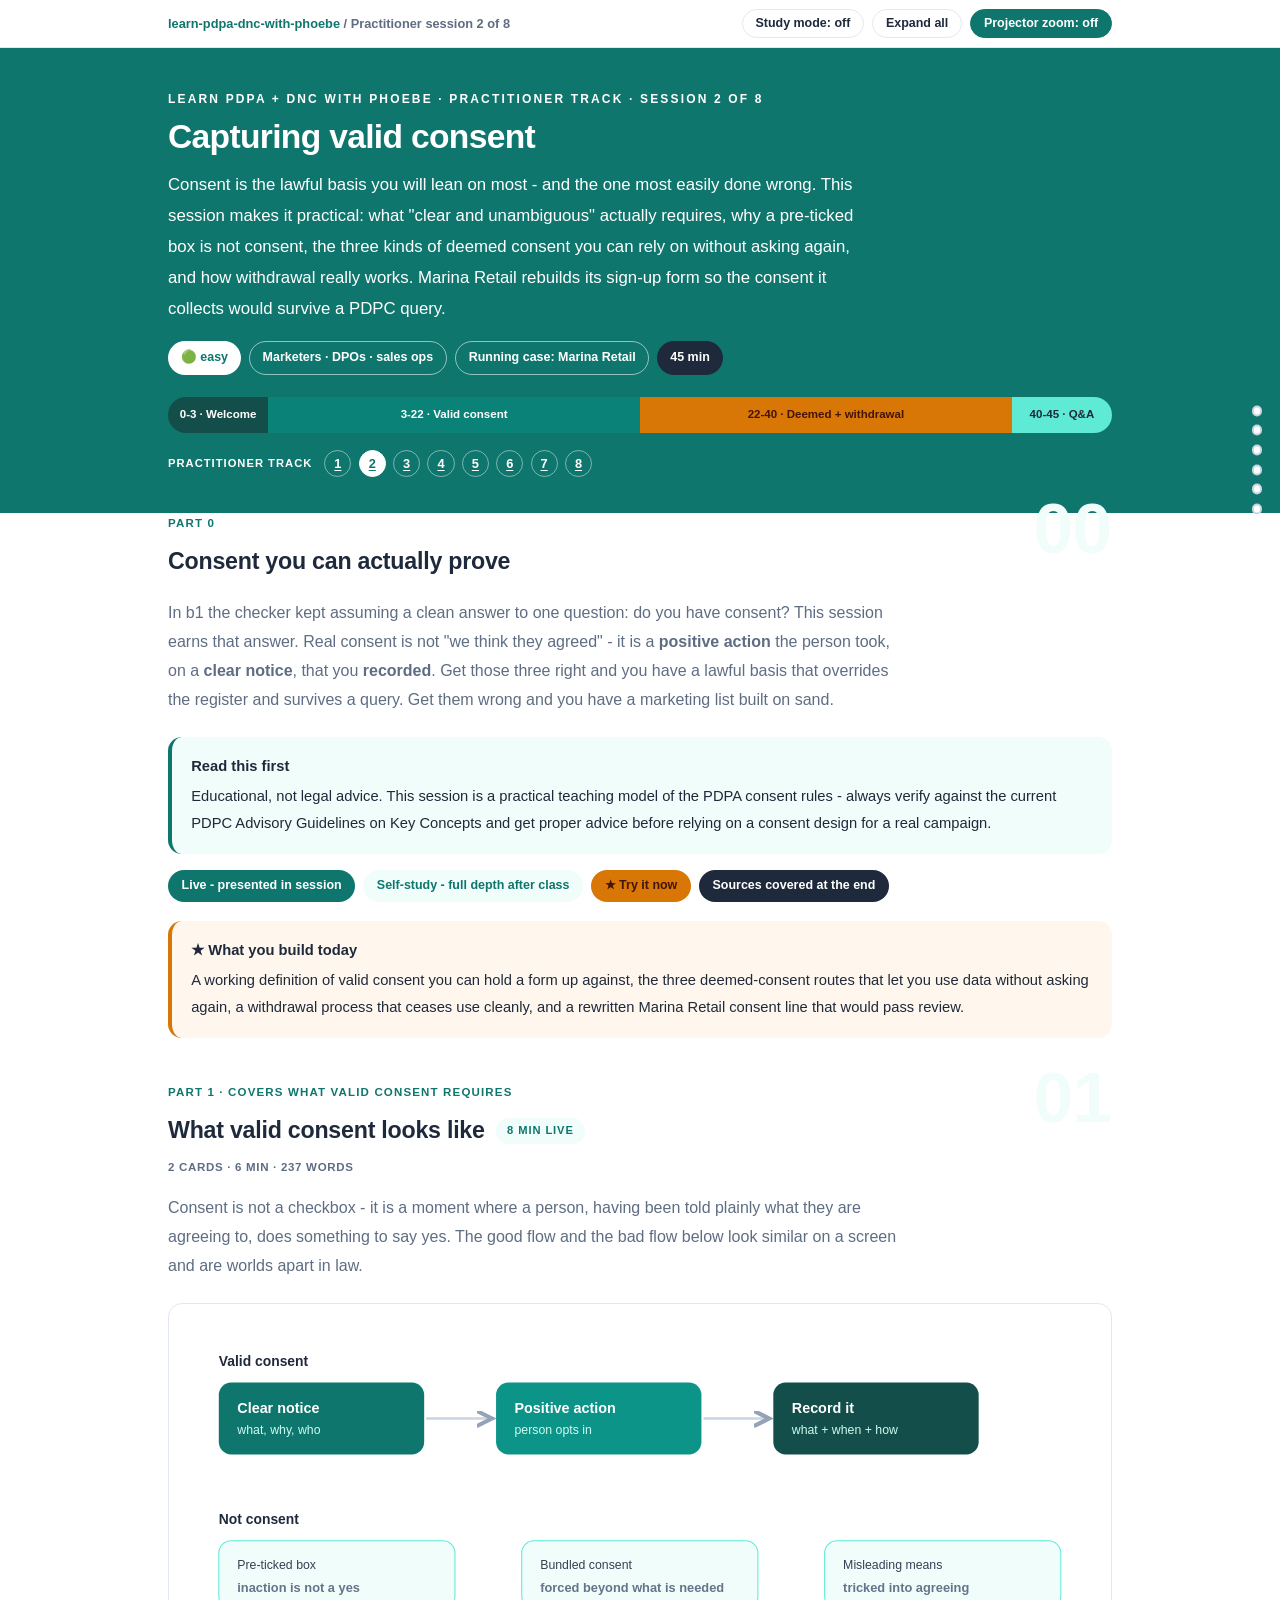
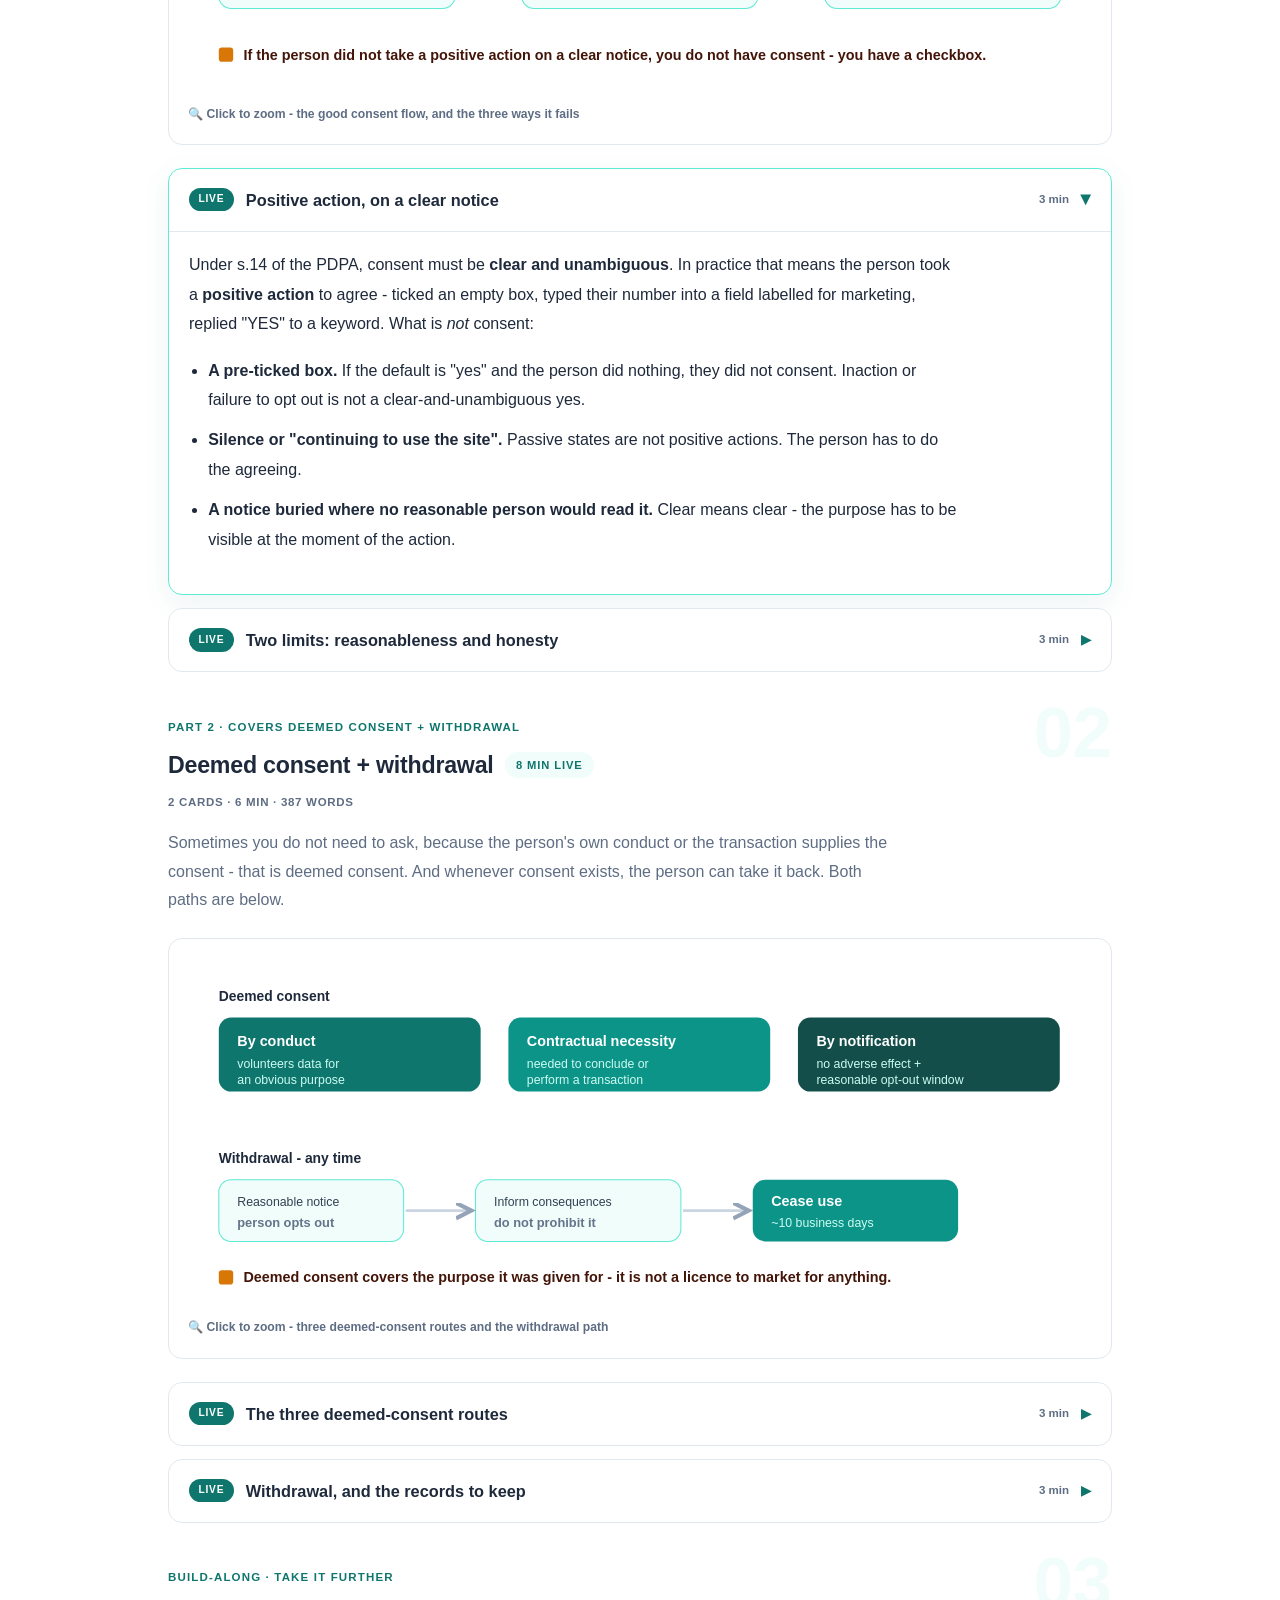
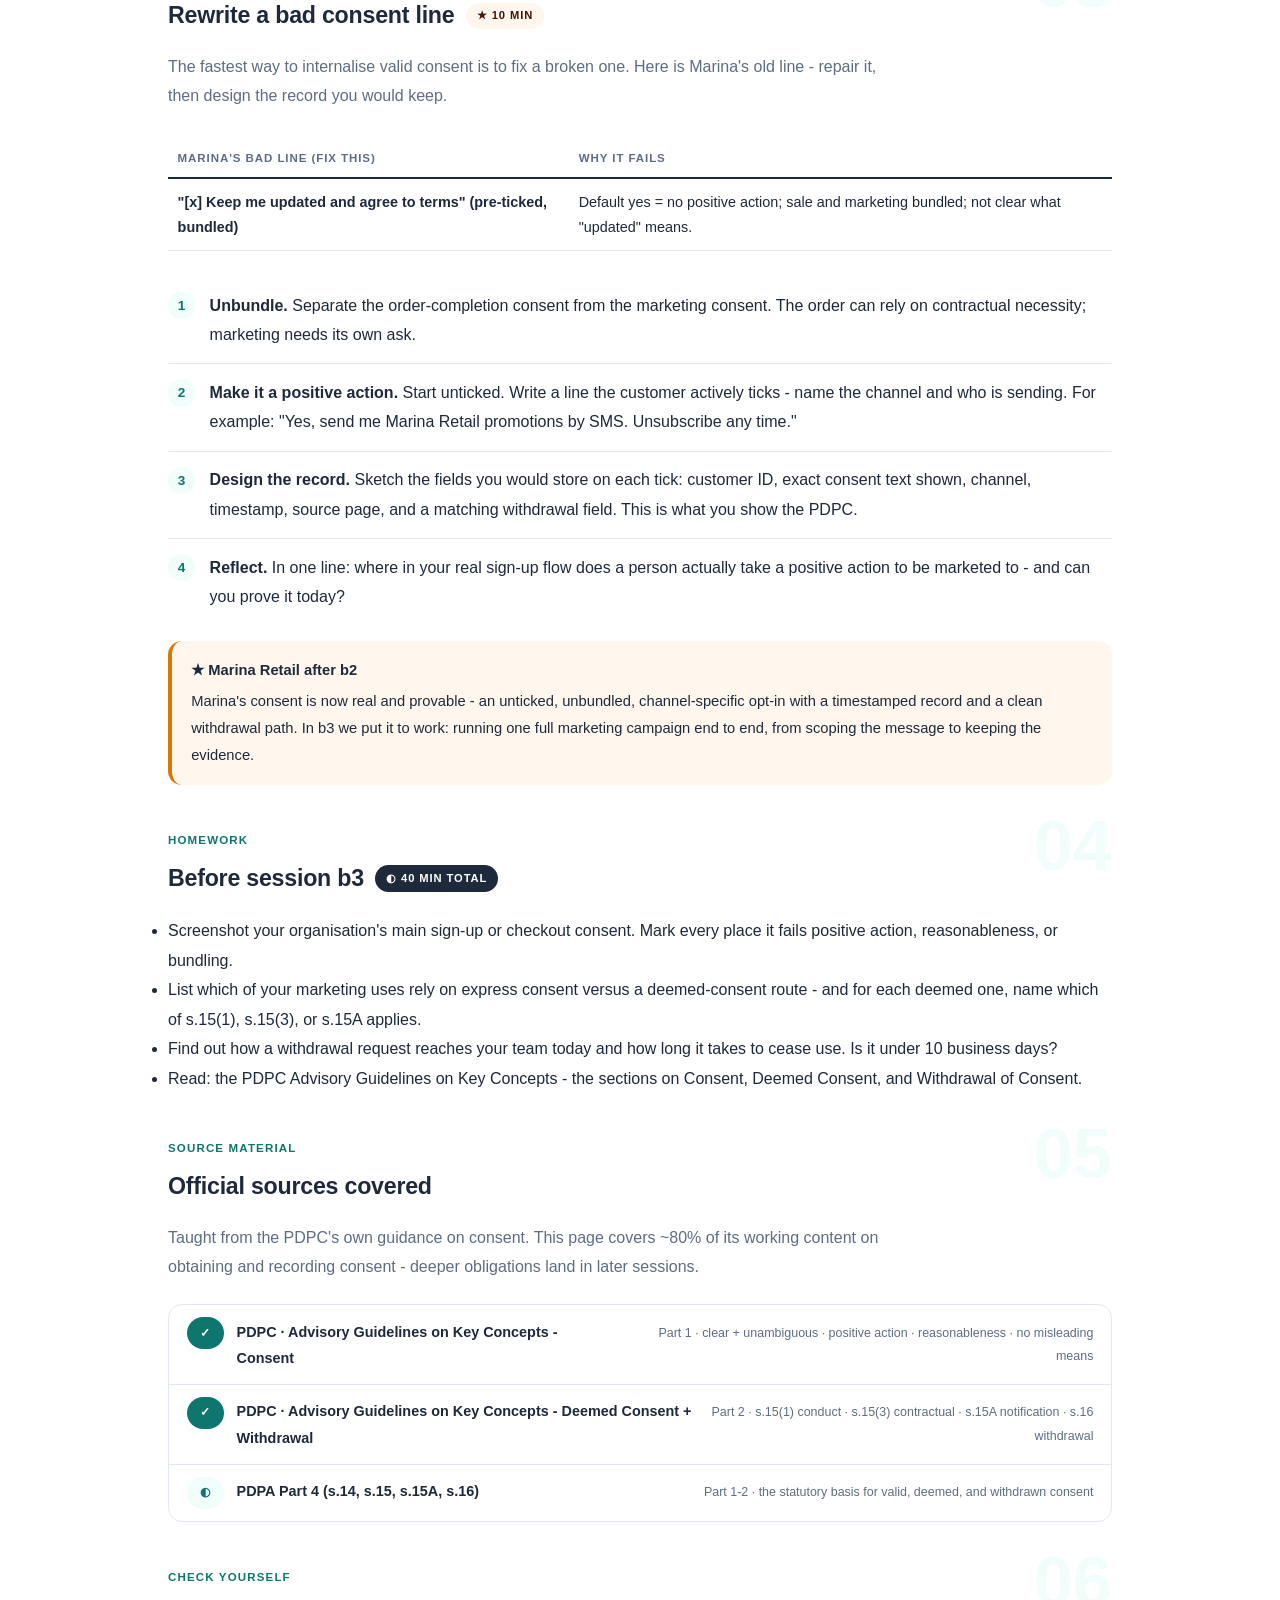
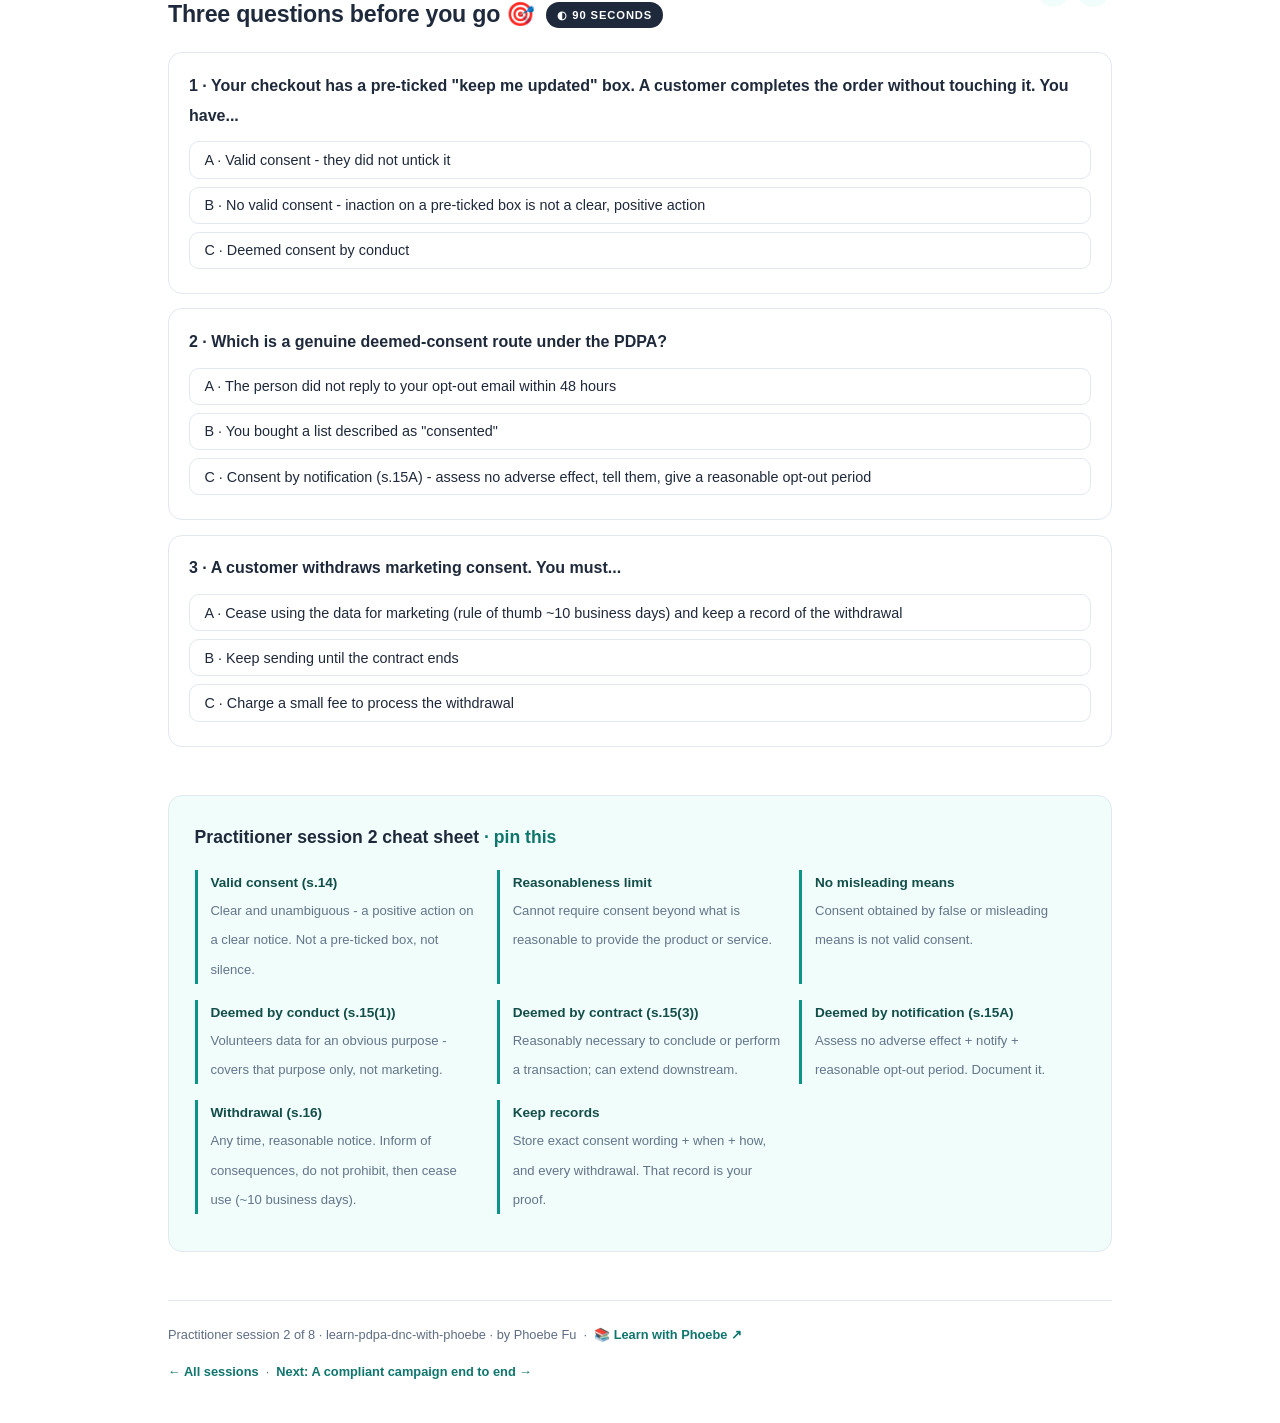
<file: courses/b2-consent.html>
<!DOCTYPE html>
<html lang="en">
<head>
<meta charset="UTF-8">
<meta name="viewport" content="width=device-width, initial-scale=1.0">
<!-- social:start -->
<meta name="description" content="Practitioner session 2 of 8. In b1 the checker kept assuming a clean answer to one question: do you have consent? This session earns that answer. Real consent is not &quot;we think they agreed&quot; - it is a...">
<meta property="og:type" content="article">
<meta property="og:site_name" content="Learn with Phoebe">
<meta property="og:title" content="Capturing valid consent - learn PDPA + DNC with phoebe">
<meta property="og:description" content="Practitioner session 2 of 8. In b1 the checker kept assuming a clean answer to one question: do you have consent? This session earns that answer. Real consent is not &quot;we think they agreed&quot; - it is a...">
<meta property="og:url" content="https://phoebefu6.github.io/learn-pdpa-dnc-with-phoebe/courses/b2-consent.html">
<meta property="og:image" content="https://phoebefu6.github.io/learn-pdpa-dnc-with-phoebe/assets/og-cover.png">
<meta property="og:image:width" content="1200">
<meta property="og:image:height" content="630">
<meta name="twitter:card" content="summary_large_image">
<meta name="twitter:title" content="Capturing valid consent - learn PDPA + DNC with phoebe">
<meta name="twitter:description" content="Practitioner session 2 of 8. In b1 the checker kept assuming a clean answer to one question: do you have consent? This session earns that answer. Real consent is not &quot;we think they agreed&quot; - it is a...">
<meta name="twitter:image" content="https://phoebefu6.github.io/learn-pdpa-dnc-with-phoebe/assets/og-cover.png">
<!-- social:end -->
<title>Practitioner session 2 · Capturing valid consent - learn PDPA + DNC with phoebe</title>
<link rel="stylesheet" href="../assets/style.css?v=27">
</head>
<body>

<div class="toolbar">
  <div class="wrap">
    <span class="crumb"><a href="../index.html">learn-pdpa-dnc-with-phoebe</a> / Practitioner session 2 of 8</span>
    <button class="btn" id="toggle-all" type="button">Expand all</button>
    <button class="btn primary" id="zoom-toggle" type="button">Projector zoom: off</button>
  </div>
</div>

<header class="masthead">
  <div class="wrap">
    <div class="eyebrow">Learn PDPA + DNC with Phoebe · Practitioner track · Session 2 of 8</div>
    <h1>Capturing valid <span class="accent">consent</span></h1>
    <p class="sub">Consent is the lawful basis you will lean on most - and the one most easily done wrong. This session makes it practical: what "clear and unambiguous" actually requires, why a pre-ticked box is not consent, the three kinds of deemed consent you can rely on without asking again, and how withdrawal really works. Marina Retail rebuilds its sign-up form so the consent it collects would survive a PDPC query.</p>
    <div class="chip-row">
      <span class="chip level">🟢 easy</span>
      <span class="chip audience">Marketers · DPOs · sales ops</span>
      <span class="chip audience">Running case: Marina Retail</span>
      <span class="chip time">45 min</span>
    </div>
    <div class="agenda">
      <span class="a1" style="flex:1">0-3 · Welcome</span>
      <span class="a2" style="flex:4">3-22 · Valid consent</span>
      <span class="a3" style="flex:4">22-40 · Deemed + withdrawal</span>
      <span class="a4" style="flex:1">40-45 · Q&amp;A</span>
    </div>
  </div>
</header>

<main class="wrap">

  <section class="section" id="intro">
    <div class="section-kicker">
      <span class="klabel">Part 0</span>
      <h2>Consent you can actually prove</h2>
    </div>
    <p class="lede">In b1 the checker kept assuming a clean answer to one question: do you have consent? This session earns that answer. Real consent is not "we think they agreed" - it is a <strong>positive action</strong> the person took, on a <strong>clear notice</strong>, that you <strong>recorded</strong>. Get those three right and you have a lawful basis that overrides the register and survives a query. Get them wrong and you have a marketing list built on sand.</p>
    <div class="callout tip">
      <strong>Read this first</strong>
      Educational, not legal advice. This session is a practical teaching model of the PDPA consent rules - always verify against the current PDPC Advisory Guidelines on Key Concepts and get proper advice before relying on a consent design for a real campaign.
    </div>
    <div class="legend">
      <span class="pill solid">Live - presented in session</span>
      <span class="pill light">Self-study - full depth after class</span>
      <span class="pill peach">★ Try it now</span>
      <span class="pill inkpill">Sources covered at the end</span>
    </div>
    <div class="callout win">
      <strong>★ What you build today</strong>
      A working definition of valid consent you can hold a form up against, the three deemed-consent routes that let you use data without asking again, a withdrawal process that ceases use cleanly, and a rewritten Marina Retail consent line that would pass review.
    </div>
  </section>

  <section class="section" id="valid">
    <div class="section-kicker">
      <span class="klabel">Part 1 · covers what valid consent requires</span>
      <h2>What valid consent looks like <span class="tag concept">8 min live</span></h2>
    </div>
    <p class="lede">Consent is not a checkbox - it is a moment where a person, having been told plainly what they are agreeing to, does something to say yes. The good flow and the bad flow below look similar on a screen and are worlds apart in law.</p>

    <figure class="zoomable">
      <svg viewBox="0 0 880 360" xmlns="http://www.w3.org/2000/svg" role="img" aria-label="Good consent flow: clear notice then positive action then record. Bad consent flow: pre-ticked box or bundled terms or inaction, which is not valid consent">
        <style>
          .b2cT { font: 700 14px Inter, sans-serif; fill: #FFFFFF; }
          .b2cI { font: 700 13.5px Inter, sans-serif; fill: #1E293B; }
          .b2cW { font: 400 12px Inter, sans-serif; fill: #CCFBF1; }
          .b2cS { font: 400 12px Inter, sans-serif; fill: #334155; }
          .b2cX { font: 600 12.5px Inter, sans-serif; fill: #64748B; }
          .b2cN { font: 600 14px Inter, sans-serif; fill: #431407; }
          .b2cArr { stroke: #CBD5E1; stroke-width: 2.5; fill: none; marker-end: url(#b2cAh); }
        </style>
        <defs>
          <marker id="b2cAh" markerWidth="9" markerHeight="9" refX="6" refY="3" orient="auto">
            <path d="M0,0 L6,3 L0,6" fill="none" stroke="#94A3B8" stroke-width="1.6"/>
          </marker>
        </defs>
        <text class="b2cI" x="30" y="42">Valid consent</text>
        <rect x="30" y="58" width="200" height="70" rx="12" fill="#0F766E"/>
        <text class="b2cT" x="48" y="88">Clear notice</text>
        <text class="b2cW" x="48" y="108">what, why, who</text>
        <rect x="300" y="58" width="200" height="70" rx="12" fill="#0D9488"/>
        <text class="b2cT" x="318" y="88">Positive action</text>
        <text class="b2cW" x="318" y="108">person opts in</text>
        <rect x="570" y="58" width="200" height="70" rx="12" fill="#134E4A"/>
        <text class="b2cT" x="588" y="88">Record it</text>
        <text class="b2cW" x="588" y="108">what + when + how</text>
        <line class="b2cArr" x1="232" y1="93" x2="296" y2="93"/>
        <line class="b2cArr" x1="502" y1="93" x2="566" y2="93"/>
        <text class="b2cI" x="30" y="196">Not consent</text>
        <rect x="30" y="212" width="230" height="66" rx="12" fill="#F0FDFA" stroke="#5EEAD4"/>
        <text class="b2cS" x="48" y="240">Pre-ticked box</text>
        <text class="b2cX" x="48" y="262">inaction is not a yes</text>
        <rect x="325" y="212" width="230" height="66" rx="12" fill="#F0FDFA" stroke="#5EEAD4"/>
        <text class="b2cS" x="343" y="240">Bundled consent</text>
        <text class="b2cX" x="343" y="262">forced beyond what is needed</text>
        <rect x="620" y="212" width="230" height="66" rx="12" fill="#F0FDFA" stroke="#5EEAD4"/>
        <text class="b2cS" x="638" y="240">Misleading means</text>
        <text class="b2cX" x="638" y="262">tricked into agreeing</text>
        <rect x="30" y="316" width="14" height="14" rx="3" fill="#D97706"/>
        <text class="b2cN" x="54" y="328">If the person did not take a positive action on a clear notice, you do not have consent - you have a checkbox.</text>
      </svg>
      <figcaption>🔍 Click to zoom - the good consent flow, and the three ways it fails</figcaption>
    </figure>

    <details class="card" open>
      <summary><span class="mode live">Live</span>Positive action, on a clear notice<span class="mini">3 min</span><span class="caret">▶</span></summary>
      <div class="body">
        <p>Under s.14 of the PDPA, consent must be <strong>clear and unambiguous</strong>. In practice that means the person took a <strong>positive action</strong> to agree - ticked an empty box, typed their number into a field labelled for marketing, replied "YES" to a keyword. What is <em>not</em> consent:</p>
        <ul>
          <li><strong>A pre-ticked box.</strong> If the default is "yes" and the person did nothing, they did not consent. Inaction or failure to opt out is not a clear-and-unambiguous yes.</li>
          <li><strong>Silence or "continuing to use the site".</strong> Passive states are not positive actions. The person has to do the agreeing.</li>
          <li><strong>A notice buried where no reasonable person would read it.</strong> Clear means clear - the purpose has to be visible at the moment of the action.</li>
        </ul>
      </div>
    </details>

    <details class="card">
      <summary><span class="mode live">Live</span>Two limits: reasonableness and honesty<span class="mini">3 min</span><span class="caret">▶</span></summary>
      <div class="body">
        <p>Even a positive action is not enough if you asked for too much or asked dishonestly. Section 14 draws two hard lines:</p>
        <ul>
          <li><strong>You cannot require consent beyond what is reasonable</strong> to provide the product or service. Making marketing consent a condition of buying a kettle is over-reach - the sale does not need it, so you cannot force it as a bundle.</li>
          <li><strong>You cannot obtain consent by false or misleading means.</strong> If the person agreed because you misrepresented what they were agreeing to, that consent is not valid - it is deemed not given.</li>
          <li><strong>Separate the asks.</strong> Consent to fulfil the order and consent to market are different purposes. Bundle them and the marketing consent is tainted.</li>
        </ul>
      </div>
    </details>
  </section>

  <section class="section" id="deemed">
    <div class="section-kicker">
      <span class="klabel">Part 2 · covers deemed consent + withdrawal</span>
      <h2>Deemed consent + withdrawal <span class="tag concept">8 min live</span></h2>
    </div>
    <p class="lede">Sometimes you do not need to ask, because the person's own conduct or the transaction supplies the consent - that is deemed consent. And whenever consent exists, the person can take it back. Both paths are below.</p>

    <figure class="zoomable">
      <svg viewBox="0 0 880 340" xmlns="http://www.w3.org/2000/svg" role="img" aria-label="Three deemed-consent types: by conduct, by contractual necessity, by notification. Plus the withdrawal path: notice, inform of consequences, cease use">
        <style>
          .b2dT { font: 700 14px Inter, sans-serif; fill: #FFFFFF; }
          .b2dI { font: 700 13.5px Inter, sans-serif; fill: #1E293B; }
          .b2dW { font: 400 12px Inter, sans-serif; fill: #CCFBF1; }
          .b2dS { font: 400 12px Inter, sans-serif; fill: #334155; }
          .b2dX { font: 600 12.5px Inter, sans-serif; fill: #64748B; }
          .b2dN { font: 600 14px Inter, sans-serif; fill: #431407; }
          .b2dArr { stroke: #CBD5E1; stroke-width: 2.5; fill: none; marker-end: url(#b2dAh); }
        </style>
        <defs>
          <marker id="b2dAh" markerWidth="9" markerHeight="9" refX="6" refY="3" orient="auto">
            <path d="M0,0 L6,3 L0,6" fill="none" stroke="#94A3B8" stroke-width="1.6"/>
          </marker>
        </defs>
        <text class="b2dI" x="30" y="42">Deemed consent</text>
        <rect x="30" y="58" width="255" height="72" rx="12" fill="#0F766E"/>
        <text class="b2dT" x="48" y="86">By conduct</text>
        <text class="b2dW" x="48" y="107">volunteers data for</text>
        <text class="b2dW" x="48" y="123">an obvious purpose</text>
        <rect x="312" y="58" width="255" height="72" rx="12" fill="#0D9488"/>
        <text class="b2dT" x="330" y="86">Contractual necessity</text>
        <text class="b2dW" x="330" y="107">needed to conclude or</text>
        <text class="b2dW" x="330" y="123">perform a transaction</text>
        <rect x="594" y="58" width="255" height="72" rx="12" fill="#134E4A"/>
        <text class="b2dT" x="612" y="86">By notification</text>
        <text class="b2dW" x="612" y="107">no adverse effect +</text>
        <text class="b2dW" x="612" y="123">reasonable opt-out window</text>
        <text class="b2dI" x="30" y="200">Withdrawal - any time</text>
        <rect x="30" y="216" width="180" height="60" rx="12" fill="#F0FDFA" stroke="#5EEAD4"/>
        <text class="b2dS" x="48" y="242">Reasonable notice</text>
        <text class="b2dX" x="48" y="262">person opts out</text>
        <rect x="280" y="216" width="200" height="60" rx="12" fill="#F0FDFA" stroke="#5EEAD4"/>
        <text class="b2dS" x="298" y="242">Inform consequences</text>
        <text class="b2dX" x="298" y="262">do not prohibit it</text>
        <rect x="550" y="216" width="200" height="60" rx="12" fill="#0D9488"/>
        <text class="b2dT" x="568" y="242">Cease use</text>
        <text class="b2dW" x="568" y="262">~10 business days</text>
        <line class="b2dArr" x1="212" y1="246" x2="276" y2="246"/>
        <line class="b2dArr" x1="482" y1="246" x2="546" y2="246"/>
        <rect x="30" y="304" width="14" height="14" rx="3" fill="#D97706"/>
        <text class="b2dN" x="54" y="316">Deemed consent covers the purpose it was given for - it is not a licence to market for anything.</text>
      </svg>
      <figcaption>🔍 Click to zoom - three deemed-consent routes and the withdrawal path</figcaption>
    </figure>

    <details class="card">
      <summary><span class="mode live">Live</span>The three deemed-consent routes<span class="mini">3 min</span><span class="caret">▶</span></summary>
      <div class="body">
        <p>Deemed consent means the law treats consent as given without an explicit tick, in three defined situations:</p>
        <ul>
          <li><strong>By conduct (s.15(1)).</strong> The person voluntarily provides their data for a purpose that is obvious in context - handing over a phone number to book a delivery slot deems consent to use it for that delivery. It does not deem consent to market to them.</li>
          <li><strong>By contractual necessity (s.15(3)).</strong> Where sharing the data is reasonably necessary to conclude or perform a transaction the person is party to, consent is deemed - and it can extend downstream to a party you need to involve to deliver.</li>
          <li><strong>By notification (s.15A).</strong> You may deem consent for a new purpose if you assess it will have no adverse effect on the person, tell them about it, and give a reasonable period to opt out before you proceed. This one requires a documented assessment - it is not a free pass.</li>
        </ul>
      </div>
    </details>

    <details class="card">
      <summary><span class="mode live">Live</span>Withdrawal, and the records to keep<span class="mini">3 min</span><span class="caret">▶</span></summary>
      <div class="body">
        <p>Consent is never permanent. Under s.16 an individual may <strong>withdraw</strong> at any time, on reasonable notice:</p>
        <ul>
          <li><strong>You must not prohibit withdrawal</strong> - no "you agreed forever" clauses. You may inform the person of the <strong>likely consequences</strong> (for example, they will stop getting offers), but you cannot block the withdrawal itself.</li>
          <li><strong>Cease use on withdrawal.</strong> Once withdrawn, you stop using the data for that purpose. The PDPC rule of thumb is to give effect within about <strong>10 business days</strong>.</li>
          <li><strong>Keep records of both.</strong> Record the consent you obtained (what, when, how) and every withdrawal. If the PDPC asks how you were entitled to market to someone, the record is your answer.</li>
        </ul>
        <div class="callout example">
          <span class="ex-pill">Real world</span>
          <p><strong>Marina Retail fixes its sign-up form.</strong> Marina's old checkout had one pre-ticked box: "Keep me updated and agree to terms." It bundled the sale with marketing and defaulted to yes - failing on both positive action and reasonableness. The rebuild splits it into two empty boxes: one to complete the order (deemed by contractual necessity anyway), one clearly labelled "Yes, send me Marina offers by SMS" that the customer must tick themselves. Same page, now provable consent.</p>
        </div>
        <div class="callout tip">
          <strong>Practical tip</strong>
          Timestamp and store the exact consent wording shown at the moment of the tick, not just a "consented = true" flag. When a dispute arises two years later, "here is precisely what they agreed to, and when" is far stronger than a boolean.
        </div>
      </div>
    </details>
  </section>

  <section class="section" id="exercise">
    <div class="section-kicker">
      <span class="klabel">Build-along · take it further</span>
      <h2>Rewrite a bad consent line <span class="tag demo">★ 10 min</span></h2>
    </div>
    <p class="lede">The fastest way to internalise valid consent is to fix a broken one. Here is Marina's old line - repair it, then design the record you would keep.</p>
    <table class="clean">
      <thead><tr><th>Marina's bad line (fix this)</th><th>Why it fails</th></tr></thead>
      <tbody>
        <tr><td>"[x] Keep me updated and agree to terms" (pre-ticked, bundled)</td><td>Default yes = no positive action; sale and marketing bundled; not clear what "updated" means.</td></tr>
      </tbody>
    </table>
    <div class="steps">
      <div class="step"><p><strong>Unbundle.</strong> Separate the order-completion consent from the marketing consent. The order can rely on contractual necessity; marketing needs its own ask.</p></div>
      <div class="step"><p><strong>Make it a positive action.</strong> Start unticked. Write a line the customer actively ticks - name the channel and who is sending. For example: "Yes, send me Marina Retail promotions by SMS. Unsubscribe any time."</p></div>
      <div class="step"><p><strong>Design the record.</strong> Sketch the fields you would store on each tick: customer ID, exact consent text shown, channel, timestamp, source page, and a matching withdrawal field. This is what you show the PDPC.</p></div>
      <div class="step"><p><strong>Reflect.</strong> In one line: where in your real sign-up flow does a person actually take a positive action to be marketed to - and can you prove it today?</p></div>
    </div>
    <div class="callout win">
      <strong>★ Marina Retail after b2</strong>
      Marina's consent is now real and provable - an unticked, unbundled, channel-specific opt-in with a timestamped record and a clean withdrawal path. In b3 we put it to work: running one full marketing campaign end to end, from scoping the message to keeping the evidence.
    </div>
  </section>

  <section class="section" id="homework">
    <div class="section-kicker">
      <span class="klabel">Homework</span>
      <h2>Before session b3 <span class="tag exercise">◐ 40 min total</span></h2>
    </div>
    <ul>
      <li>Screenshot your organisation's main sign-up or checkout consent. Mark every place it fails positive action, reasonableness, or bundling.</li>
      <li>List which of your marketing uses rely on express consent versus a deemed-consent route - and for each deemed one, name which of s.15(1), s.15(3), or s.15A applies.</li>
      <li>Find out how a withdrawal request reaches your team today and how long it takes to cease use. Is it under 10 business days?</li>
      <li>Read: the PDPC Advisory Guidelines on Key Concepts - the sections on Consent, Deemed Consent, and Withdrawal of Consent.</li>
    </ul>
  </section>

  <section class="section" id="official">
    <div class="section-kicker">
      <span class="klabel">Source material</span>
      <h2>Official sources covered</h2>
    </div>
    <p class="lede">Taught from the PDPC's own guidance on consent. This page covers ~80% of its working content on obtaining and recording consent - deeper obligations land in later sessions.</p>
    <div class="covered">
      <div class="covered-row"><span class="status pill solid">✓</span><span class="name">PDPC · Advisory Guidelines on Key Concepts - Consent</span><span class="note">Part 1 · clear + unambiguous · positive action · reasonableness · no misleading means</span></div>
      <div class="covered-row"><span class="status pill solid">✓</span><span class="name">PDPC · Advisory Guidelines on Key Concepts - Deemed Consent + Withdrawal</span><span class="note">Part 2 · s.15(1) conduct · s.15(3) contractual · s.15A notification · s.16 withdrawal</span></div>
      <div class="covered-row"><span class="status pill light">◐</span><span class="name">PDPA Part 4 (s.14, s.15, s.15A, s.16)</span><span class="note">Part 1-2 · the statutory basis for valid, deemed, and withdrawn consent</span></div>
    </div>
  </section>

  <section class="section" id="quiz">
    <div class="section-kicker">
      <span class="klabel">Check yourself</span>
      <h2>Three questions before you go 🎯 <span class="tag exercise">◐ 90 seconds</span></h2>
    </div>
    <div class="quiz-q" data-answer="1">
      <p class="qtext">1 · Your checkout has a pre-ticked "keep me updated" box. A customer completes the order without touching it. You have...</p>
      <button class="qopt" type="button">A · Valid consent - they did not untick it</button>
      <button class="qopt" type="button">B · No valid consent - inaction on a pre-ticked box is not a clear, positive action</button>
      <button class="qopt" type="button">C · Deemed consent by conduct</button>
      <p class="qwhy">Valid consent (s.14) needs a positive action on a clear notice. A pre-ticked box and failure to opt out is not clear-and-unambiguous consent - the person has to do the agreeing.</p>
    </div>
    <div class="quiz-q" data-answer="2">
      <p class="qtext">2 · Which is a genuine deemed-consent route under the PDPA?</p>
      <button class="qopt" type="button">A · The person did not reply to your opt-out email within 48 hours</button>
      <button class="qopt" type="button">B · You bought a list described as "consented"</button>
      <button class="qopt" type="button">C · Consent by notification (s.15A) - assess no adverse effect, tell them, give a reasonable opt-out period</button>
      <p class="qwhy">Deemed consent by notification (s.15A) requires a documented no-adverse-effect assessment plus notice and a reasonable opt-out window. A bought list or a short non-reply is not deemed consent.</p>
    </div>
    <div class="quiz-q" data-answer="0">
      <p class="qtext">3 · A customer withdraws marketing consent. You must...</p>
      <button class="qopt" type="button">A · Cease using the data for marketing (rule of thumb ~10 business days) and keep a record of the withdrawal</button>
      <button class="qopt" type="button">B · Keep sending until the contract ends</button>
      <button class="qopt" type="button">C · Charge a small fee to process the withdrawal</button>
      <p class="qwhy">Under s.16 you cannot prohibit withdrawal; you may inform of consequences, then must cease use - the PDPC rule of thumb is about 10 business days - and record the withdrawal.</p>
    </div>
    <p class="quiz-score"></p>
  </section>

  <section class="cheat" id="cheatsheet">
    <h3>Practitioner session 2 cheat sheet <span>· pin this</span></h3>
    <div class="grid-2">
      <div class="cheat-item"><b>Valid consent (s.14)</b><span>Clear and unambiguous - a positive action on a clear notice. Not a pre-ticked box, not silence.</span></div>
      <div class="cheat-item"><b>Reasonableness limit</b><span>Cannot require consent beyond what is reasonable to provide the product or service.</span></div>
      <div class="cheat-item"><b>No misleading means</b><span>Consent obtained by false or misleading means is not valid consent.</span></div>
      <div class="cheat-item"><b>Deemed by conduct (s.15(1))</b><span>Volunteers data for an obvious purpose - covers that purpose only, not marketing.</span></div>
      <div class="cheat-item"><b>Deemed by contract (s.15(3))</b><span>Reasonably necessary to conclude or perform a transaction; can extend downstream.</span></div>
      <div class="cheat-item"><b>Deemed by notification (s.15A)</b><span>Assess no adverse effect + notify + reasonable opt-out period. Document it.</span></div>
      <div class="cheat-item"><b>Withdrawal (s.16)</b><span>Any time, reasonable notice. Inform of consequences, do not prohibit, then cease use (~10 business days).</span></div>
      <div class="cheat-item"><b>Keep records</b><span>Store exact consent wording + when + how, and every withdrawal. That record is your proof.</span></div>
    </div>
  </section>

  <footer class="pagefoot">
    <span>Practitioner session 2 of 8 · learn-pdpa-dnc-with-phoebe · by Phoebe Fu &nbsp;·&nbsp; 📚 <a href="https://phoebefu6.github.io/learn-with-phoebe/">Learn with Phoebe ↗</a></span>
    <span><a href="../index.html">← All sessions</a> &nbsp;·&nbsp; <a href="b3-compliant-campaign.html">Next: A compliant campaign end to end →</a></span>
  </footer>

</main>

<script src="../assets/app.js?v=25"></script>
</body>
</html>
</file>
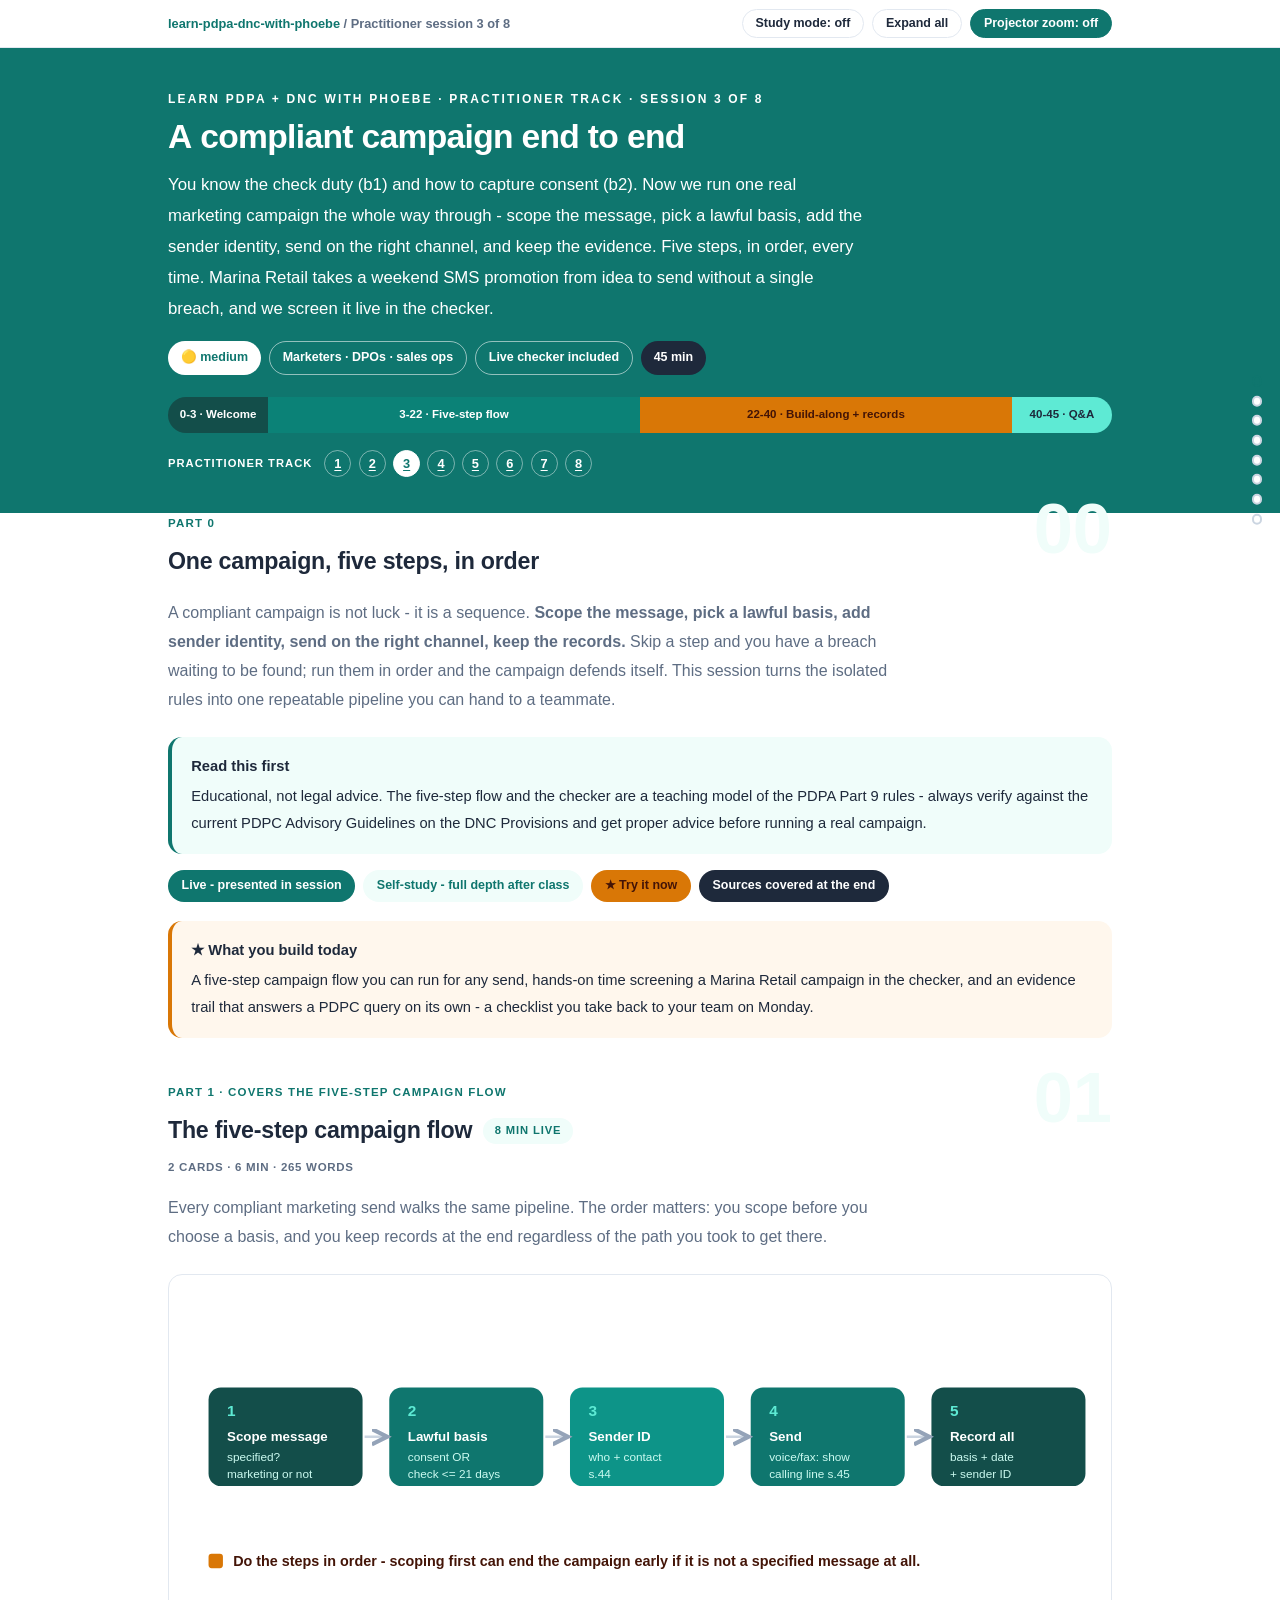
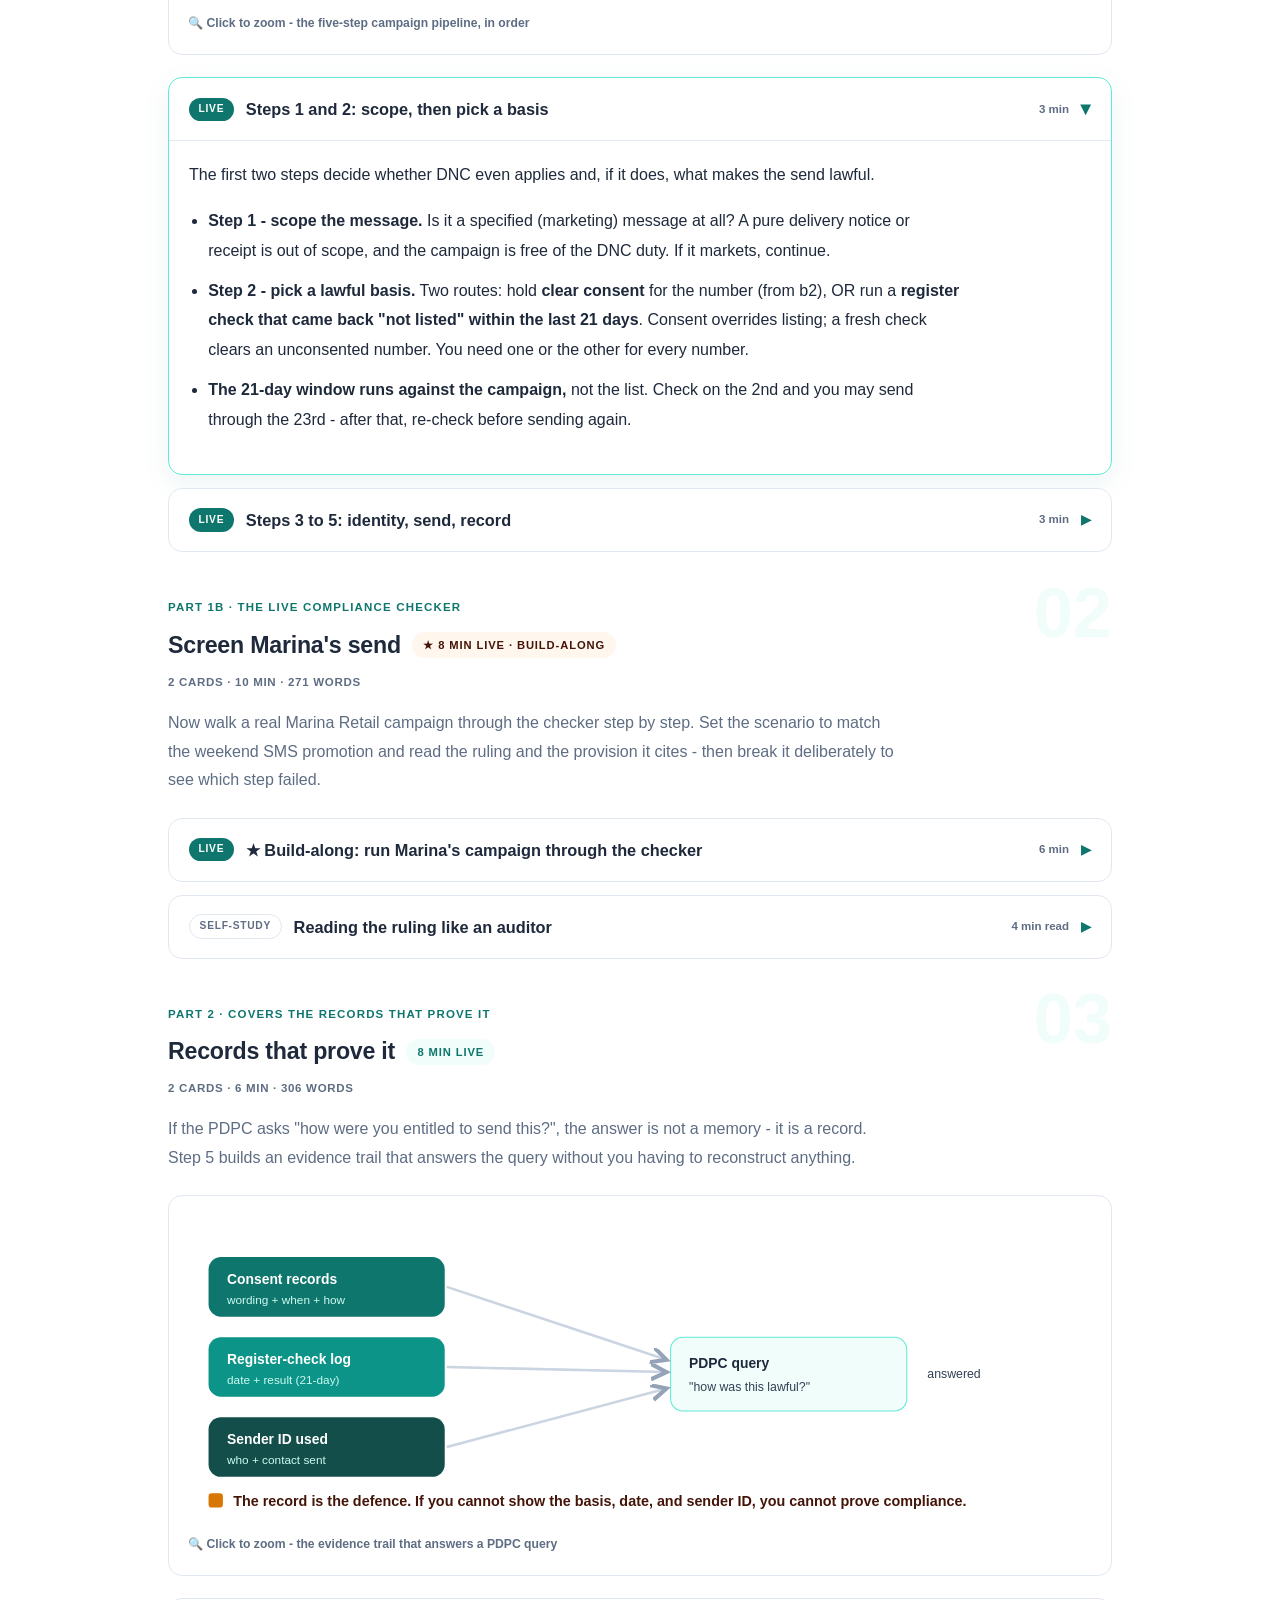
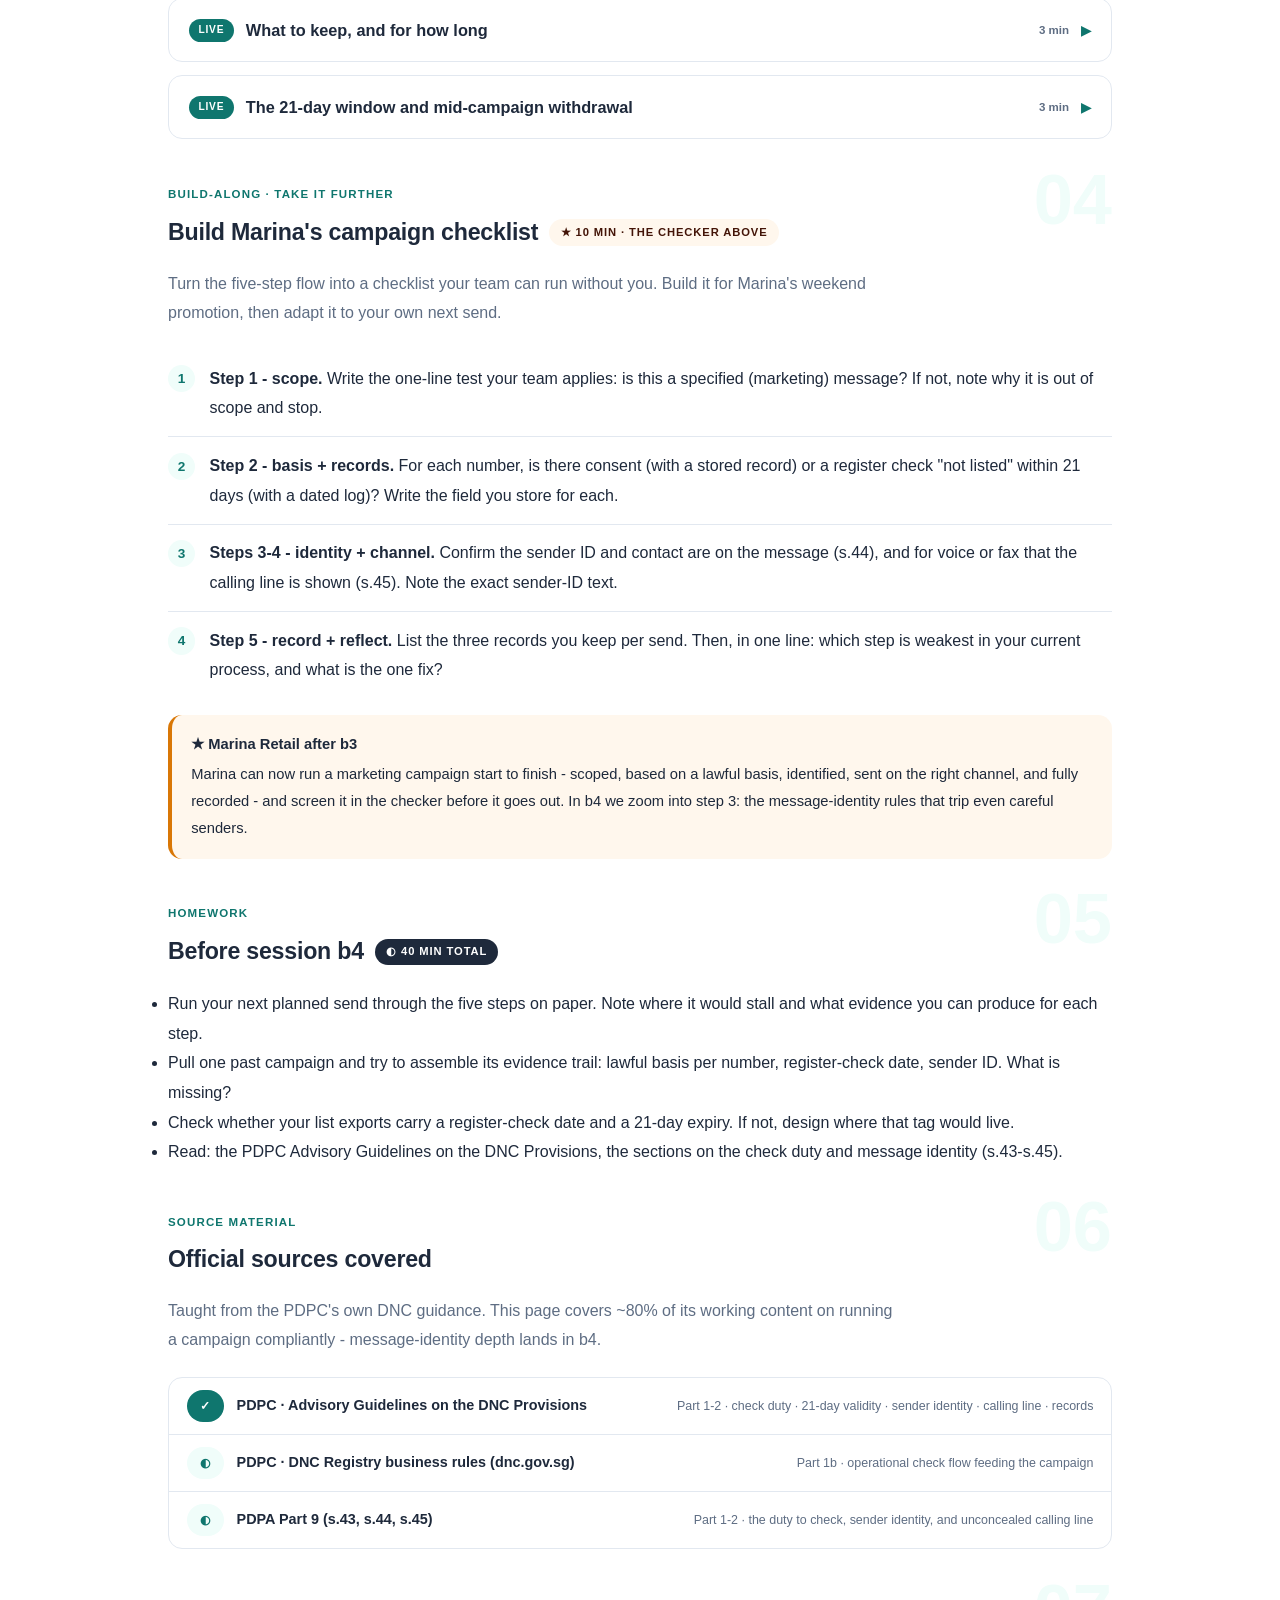
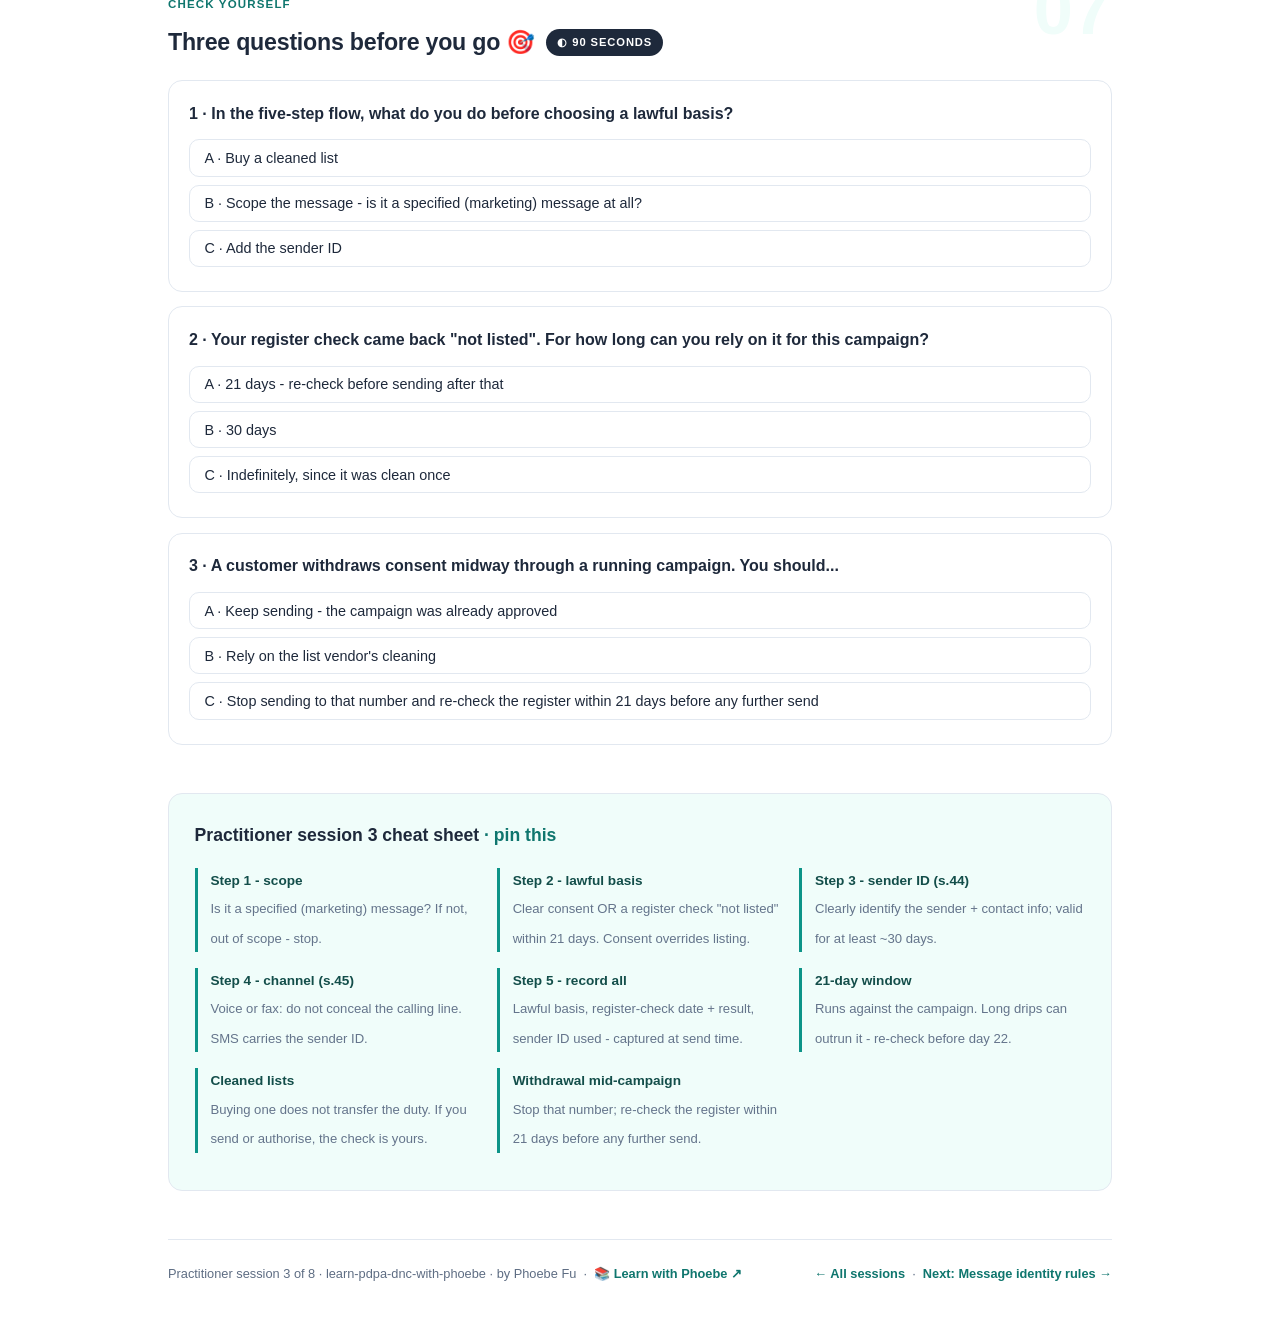
<file: courses/b3-compliant-campaign.html>
<!DOCTYPE html>
<html lang="en">
<head>
<meta charset="UTF-8">
<meta name="viewport" content="width=device-width, initial-scale=1.0">
<!-- social:start -->
<meta name="description" content="Practitioner session 3 of 8. A compliant campaign is not luck - it is a sequence. Scope the message, pick a lawful basis, add sender identity, send on the right channel, keep the records. Skip a step...">
<meta property="og:type" content="article">
<meta property="og:site_name" content="Learn with Phoebe">
<meta property="og:title" content="A compliant campaign end to end - learn PDPA + DNC with phoebe">
<meta property="og:description" content="Practitioner session 3 of 8. A compliant campaign is not luck - it is a sequence. Scope the message, pick a lawful basis, add sender identity, send on the right channel, keep the records. Skip a step...">
<meta property="og:url" content="https://phoebefu6.github.io/learn-pdpa-dnc-with-phoebe/courses/b3-compliant-campaign.html">
<meta property="og:image" content="https://phoebefu6.github.io/learn-pdpa-dnc-with-phoebe/assets/og-cover.png">
<meta property="og:image:width" content="1200">
<meta property="og:image:height" content="630">
<meta name="twitter:card" content="summary_large_image">
<meta name="twitter:title" content="A compliant campaign end to end - learn PDPA + DNC with phoebe">
<meta name="twitter:description" content="Practitioner session 3 of 8. A compliant campaign is not luck - it is a sequence. Scope the message, pick a lawful basis, add sender identity, send on the right channel, keep the records. Skip a step...">
<meta name="twitter:image" content="https://phoebefu6.github.io/learn-pdpa-dnc-with-phoebe/assets/og-cover.png">
<!-- social:end -->
<title>Practitioner session 3 · A compliant campaign end to end - learn PDPA + DNC with phoebe</title>
<link rel="stylesheet" href="../assets/style.css?v=27">
</head>
<body>

<div class="toolbar">
  <div class="wrap">
    <span class="crumb"><a href="../index.html">learn-pdpa-dnc-with-phoebe</a> / Practitioner session 3 of 8</span>
    <button class="btn" id="toggle-all" type="button">Expand all</button>
    <button class="btn primary" id="zoom-toggle" type="button">Projector zoom: off</button>
  </div>
</div>

<header class="masthead">
  <div class="wrap">
    <div class="eyebrow">Learn PDPA + DNC with Phoebe · Practitioner track · Session 3 of 8</div>
    <h1>A compliant campaign <span class="accent">end to end</span></h1>
    <p class="sub">You know the check duty (b1) and how to capture consent (b2). Now we run one real marketing campaign the whole way through - scope the message, pick a lawful basis, add the sender identity, send on the right channel, and keep the evidence. Five steps, in order, every time. Marina Retail takes a weekend SMS promotion from idea to send without a single breach, and we screen it live in the checker.</p>
    <div class="chip-row">
      <span class="chip level">🟡 medium</span>
      <span class="chip audience">Marketers · DPOs · sales ops</span>
      <span class="chip audience">Live checker included</span>
      <span class="chip time">45 min</span>
    </div>
    <div class="agenda">
      <span class="a1" style="flex:1">0-3 · Welcome</span>
      <span class="a2" style="flex:4">3-22 · Five-step flow</span>
      <span class="a3" style="flex:4">22-40 · Build-along + records</span>
      <span class="a4" style="flex:1">40-45 · Q&amp;A</span>
    </div>
  </div>
</header>

<main class="wrap">

  <section class="section" id="intro">
    <div class="section-kicker">
      <span class="klabel">Part 0</span>
      <h2>One campaign, five steps, in order</h2>
    </div>
    <p class="lede">A compliant campaign is not luck - it is a sequence. <strong>Scope the message, pick a lawful basis, add sender identity, send on the right channel, keep the records.</strong> Skip a step and you have a breach waiting to be found; run them in order and the campaign defends itself. This session turns the isolated rules into one repeatable pipeline you can hand to a teammate.</p>
    <div class="callout tip">
      <strong>Read this first</strong>
      Educational, not legal advice. The five-step flow and the checker are a teaching model of the PDPA Part 9 rules - always verify against the current PDPC Advisory Guidelines on the DNC Provisions and get proper advice before running a real campaign.
    </div>
    <div class="legend">
      <span class="pill solid">Live - presented in session</span>
      <span class="pill light">Self-study - full depth after class</span>
      <span class="pill peach">★ Try it now</span>
      <span class="pill inkpill">Sources covered at the end</span>
    </div>
    <div class="callout win">
      <strong>★ What you build today</strong>
      A five-step campaign flow you can run for any send, hands-on time screening a Marina Retail campaign in the checker, and an evidence trail that answers a PDPC query on its own - a checklist you take back to your team on Monday.
    </div>
  </section>

  <section class="section" id="flow">
    <div class="section-kicker">
      <span class="klabel">Part 1 · covers the five-step campaign flow</span>
      <h2>The five-step campaign flow <span class="tag concept">8 min live</span></h2>
    </div>
    <p class="lede">Every compliant marketing send walks the same pipeline. The order matters: you scope before you choose a basis, and you keep records at the end regardless of the path you took to get there.</p>

    <figure class="zoomable">
      <svg viewBox="0 0 880 300" xmlns="http://www.w3.org/2000/svg" role="img" aria-label="Five-step campaign pipeline: scope the message, pick lawful basis consent or register check within 21 days, add sender ID, send on channel showing calling line for voice or fax, record everything">
        <style>
          .b3fT { font: 700 13px Inter, sans-serif; fill: #FFFFFF; }
          .b3fW { font: 400 11.5px Inter, sans-serif; fill: #CCFBF1; }
          .b3fN { font: 600 14px Inter, sans-serif; fill: #431407; }
          .b3fNum { font: 800 15px Inter, sans-serif; fill: #5EEAD4; }
          .b3fArr { stroke: #CBD5E1; stroke-width: 2.5; fill: none; marker-end: url(#b3fAh); }
        </style>
        <defs>
          <marker id="b3fAh" markerWidth="9" markerHeight="9" refX="6" refY="3" orient="auto">
            <path d="M0,0 L6,3 L0,6" fill="none" stroke="#94A3B8" stroke-width="1.6"/>
          </marker>
        </defs>
        <rect x="20" y="90" width="150" height="96" rx="12" fill="#134E4A"/>
        <text class="b3fNum" x="38" y="118">1</text>
        <text class="b3fT" x="38" y="142">Scope message</text>
        <text class="b3fW" x="38" y="162">specified?</text>
        <text class="b3fW" x="38" y="178">marketing or not</text>
        <rect x="196" y="90" width="150" height="96" rx="12" fill="#0F766E"/>
        <text class="b3fNum" x="214" y="118">2</text>
        <text class="b3fT" x="214" y="142">Lawful basis</text>
        <text class="b3fW" x="214" y="162">consent OR</text>
        <text class="b3fW" x="214" y="178">check &#60;= 21 days</text>
        <rect x="372" y="90" width="150" height="96" rx="12" fill="#0D9488"/>
        <text class="b3fNum" x="390" y="118">3</text>
        <text class="b3fT" x="390" y="142">Sender ID</text>
        <text class="b3fW" x="390" y="162">who + contact</text>
        <text class="b3fW" x="390" y="178">s.44</text>
        <rect x="548" y="90" width="150" height="96" rx="12" fill="#0F766E"/>
        <text class="b3fNum" x="566" y="118">4</text>
        <text class="b3fT" x="566" y="142">Send</text>
        <text class="b3fW" x="566" y="162">voice/fax: show</text>
        <text class="b3fW" x="566" y="178">calling line s.45</text>
        <rect x="724" y="90" width="150" height="96" rx="12" fill="#134E4A"/>
        <text class="b3fNum" x="742" y="118">5</text>
        <text class="b3fT" x="742" y="142">Record all</text>
        <text class="b3fW" x="742" y="162">basis + date</text>
        <text class="b3fW" x="742" y="178">+ sender ID</text>
        <line class="b3fArr" x1="172" y1="138" x2="194" y2="138"/>
        <line class="b3fArr" x1="348" y1="138" x2="370" y2="138"/>
        <line class="b3fArr" x1="524" y1="138" x2="546" y2="138"/>
        <line class="b3fArr" x1="700" y1="138" x2="722" y2="138"/>
        <rect x="20" y="252" width="14" height="14" rx="3" fill="#D97706"/>
        <text class="b3fN" x="44" y="264">Do the steps in order - scoping first can end the campaign early if it is not a specified message at all.</text>
      </svg>
      <figcaption>🔍 Click to zoom - the five-step campaign pipeline, in order</figcaption>
    </figure>

    <details class="card" open>
      <summary><span class="mode live">Live</span>Steps 1 and 2: scope, then pick a basis<span class="mini">3 min</span><span class="caret">▶</span></summary>
      <div class="body">
        <p>The first two steps decide whether DNC even applies and, if it does, what makes the send lawful.</p>
        <ul>
          <li><strong>Step 1 - scope the message.</strong> Is it a specified (marketing) message at all? A pure delivery notice or receipt is out of scope, and the campaign is free of the DNC duty. If it markets, continue.</li>
          <li><strong>Step 2 - pick a lawful basis.</strong> Two routes: hold <strong>clear consent</strong> for the number (from b2), OR run a <strong>register check that came back "not listed" within the last 21 days</strong>. Consent overrides listing; a fresh check clears an unconsented number. You need one or the other for every number.</li>
          <li><strong>The 21-day window runs against the campaign,</strong> not the list. Check on the 2nd and you may send through the 23rd - after that, re-check before sending again.</li>
        </ul>
      </div>
    </details>

    <details class="card">
      <summary><span class="mode live">Live</span>Steps 3 to 5: identity, send, record<span class="mini">3 min</span><span class="caret">▶</span></summary>
      <div class="body">
        <p>A clean lawful basis is necessary but not sufficient. Three more steps finish the send:</p>
        <ul>
          <li><strong>Step 3 - add sender identity (s.44).</strong> Every specified message must clearly identify the sender and give contact information the recipient can use. The sender-identity details must be valid for at least ~30 days so a reply or query still reaches you.</li>
          <li><strong>Step 4 - send on the channel.</strong> For a <strong>voice call or fax (s.45)</strong>, you must not conceal or withhold the calling line identity - the recipient has to be able to see who is calling. For SMS, the sender ID from step 3 carries this.</li>
          <li><strong>Step 5 - record everything.</strong> Capture the lawful basis used, the register-check date and result, and the sender ID sent. This is the evidence trail from Part 2.</li>
        </ul>
      </div>
    </details>
  </section>

  <section class="section" id="checker">
    <div class="section-kicker">
      <span class="klabel">Part 1b · the live compliance checker</span>
      <h2>Screen Marina's send <span class="tag demo">★ 8 min live · build-along</span></h2>
    </div>
    <p class="lede">Now walk a real Marina Retail campaign through the checker step by step. Set the scenario to match the weekend SMS promotion and read the ruling and the provision it cites - then break it deliberately to see which step failed.</p>

    <details class="card">
      <summary><span class="mode live">Live</span>★ Build-along: run Marina's campaign through the checker<span class="mini">6 min</span><span class="caret">▶</span></summary>
      <div class="body">
        <p>Marina wants to SMS a weekend "20% off" promotion. Set the checker to: purpose = marketing, channel = SMS, consent = none, register check = clear within 21 days, sender ID = present. It should rule <strong>compliant</strong> and cite the check duty. Now flip sender ID to "missing" and watch it fail on <strong>s.44</strong> even though the register check still passed - the exact trap the five-step flow is built to catch.</p>
        <div class="dncbox" data-caption="Screen Marina's campaign step by step - set the scenario and read the ruling + provision."></div>
        <div class="callout tip">
          <strong>Honesty note - what this checker really is</strong>
          It encodes the verified Part 9 decision logic as a teaching model, not a legal engine. It will not know your specific facts, and the law changes. Use it to walk the five steps and see where a real send would fail; verify against the PDPC guidelines and get advice before a real campaign.
        </div>
        <p>Try one more: switch consent to "on file" and register check to "listed". It still rules compliant - because consent overrides listing. That is step 2 doing its job: either basis carries the send.</p>
      </div>
    </details>

    <details class="card">
      <summary><span class="mode self">Self-study</span>Reading the ruling like an auditor<span class="mini">4 min read</span><span class="caret">▶</span></summary>
      <div class="body">
        <p>Each ruling names the provision it turns on. Learn to read them the way the PDPC would:</p>
        <div class="steps">
          <div class="step"><p>If it fails on <strong>s.43</strong>, your lawful basis is missing - no consent and no valid register check. Fix step 2.</p></div>
          <div class="step"><p>If it fails on <strong>s.44</strong>, the basis was fine but the message has no clear sender identity or contact. Fix step 3.</p></div>
          <div class="step"><p>If it fails on <strong>s.45</strong>, a voice or fax send concealed the calling line. Fix step 4.</p></div>
          <div class="step"><p>If it comes back <strong>out of scope</strong>, it was never a specified message - step 1 ended the campaign early, and that is a valid outcome.</p></div>
        </div>
      </div>
    </details>
  </section>

  <section class="section" id="records">
    <div class="section-kicker">
      <span class="klabel">Part 2 · covers the records that prove it</span>
      <h2>Records that prove it <span class="tag concept">8 min live</span></h2>
    </div>
    <p class="lede">If the PDPC asks "how were you entitled to send this?", the answer is not a memory - it is a record. Step 5 builds an evidence trail that answers the query without you having to reconstruct anything.</p>

    <figure class="zoomable">
      <svg viewBox="0 0 880 300" xmlns="http://www.w3.org/2000/svg" role="img" aria-label="Evidence trail feeding a PDPC query answer: consent records, register-check date and result, sender ID used, all combine to answer how the send was lawful">
        <style>
          .b3rT { font: 700 13.5px Inter, sans-serif; fill: #FFFFFF; }
          .b3rW { font: 400 11.5px Inter, sans-serif; fill: #CCFBF1; }
          .b3rI { font: 700 13.5px Inter, sans-serif; fill: #1E293B; }
          .b3rS { font: 400 12px Inter, sans-serif; fill: #334155; }
          .b3rN { font: 600 14px Inter, sans-serif; fill: #431407; }
          .b3rArr { stroke: #CBD5E1; stroke-width: 2.5; fill: none; marker-end: url(#b3rAh); }
        </style>
        <defs>
          <marker id="b3rAh" markerWidth="9" markerHeight="9" refX="6" refY="3" orient="auto">
            <path d="M0,0 L6,3 L0,6" fill="none" stroke="#94A3B8" stroke-width="1.6"/>
          </marker>
        </defs>
        <rect x="20" y="40" width="230" height="58" rx="12" fill="#0F766E"/>
        <text class="b3rT" x="38" y="66">Consent records</text>
        <text class="b3rW" x="38" y="86">wording + when + how</text>
        <rect x="20" y="118" width="230" height="58" rx="12" fill="#0D9488"/>
        <text class="b3rT" x="38" y="144">Register-check log</text>
        <text class="b3rW" x="38" y="164">date + result (21-day)</text>
        <rect x="20" y="196" width="230" height="58" rx="12" fill="#134E4A"/>
        <text class="b3rT" x="38" y="222">Sender ID used</text>
        <text class="b3rW" x="38" y="242">who + contact sent</text>
        <rect x="470" y="118" width="230" height="72" rx="12" fill="#F0FDFA" stroke="#5EEAD4"/>
        <text class="b3rI" x="488" y="148">PDPC query</text>
        <text class="b3rS" x="488" y="170">"how was this lawful?"</text>
        <line class="b3rArr" x1="252" y1="69" x2="466" y2="140"/>
        <line class="b3rArr" x1="252" y1="147" x2="466" y2="152"/>
        <line class="b3rArr" x1="252" y1="225" x2="466" y2="168"/>
        <text class="b3rS" x="720" y="158">answered</text>
        <rect x="20" y="270" width="14" height="14" rx="3" fill="#D97706"/>
        <text class="b3rN" x="44" y="282">The record is the defence. If you cannot show the basis, date, and sender ID, you cannot prove compliance.</text>
      </svg>
      <figcaption>🔍 Click to zoom - the evidence trail that answers a PDPC query</figcaption>
    </figure>

    <details class="card">
      <summary><span class="mode live">Live</span>What to keep, and for how long<span class="mini">3 min</span><span class="caret">▶</span></summary>
      <div class="body">
        <p>For every campaign, keep three things linked to the send:</p>
        <ul>
          <li><strong>The lawful basis per number.</strong> Either the consent record (exact wording, timestamp, channel, source) or the register-check log.</li>
          <li><strong>The register-check date and result.</strong> A "not listed" confirmation is valid <strong>21 days</strong> - store the date so you can prove the send fell inside the window. Keep it for as long as you may need to demonstrate compliance for that campaign.</li>
          <li><strong>The sender ID used.</strong> The identity and contact details actually sent, so you can show the s.44 duty was met.</li>
        </ul>
        <div class="callout example">
          <span class="ex-pill">Real world</span>
          <p><strong>Marina's clean answer.</strong> Six weeks after the weekend promotion, a recipient complains to the PDPC. Marina pulls one record: the number was checked "not listed" on the Thursday, the SMS went out Saturday (inside 21 days), and the sender ID "Marina Retail, reply STOP to opt out" was on the message. The query closes on the first reply - because the evidence was captured at send time, not reconstructed afterward.</p>
        </div>
      </div>
    </details>

    <details class="card">
      <summary><span class="mode live">Live</span>The 21-day window and mid-campaign withdrawal<span class="mini">3 min</span><span class="caret">▶</span></summary>
      <div class="body">
        <p>Two timing traps catch teams mid-campaign:</p>
        <ul>
          <li><strong>The 21-day window is against the campaign.</strong> A long drip campaign can outrun its own register check. If sends continue past day 21, re-check the numbers first - the earlier "not listed" has expired.</li>
          <li><strong>Buying a "cleaned" list does not transfer the duty.</strong> If you send, cause to send, or authorise the send, the obligation to hold a valid check is yours - regardless of what the list vendor promised.</li>
          <li><strong>Withdrawal mid-campaign.</strong> If someone withdraws consent during a running campaign, stop sending to that number and re-check the register within 21 days before any further sends - consent no longer carries them.</li>
        </ul>
        <div class="callout tip">
          <strong>Practical tip</strong>
          Tag every export with its register-check date and an expiry 21 days later. When the expiry passes, the list is locked until re-checked. Automating that one rule prevents the single most common DNC breach.
        </div>
      </div>
    </details>
  </section>

  <section class="section" id="exercise">
    <div class="section-kicker">
      <span class="klabel">Build-along · take it further</span>
      <h2>Build Marina's campaign checklist <span class="tag demo">★ 10 min · the checker above</span></h2>
    </div>
    <p class="lede">Turn the five-step flow into a checklist your team can run without you. Build it for Marina's weekend promotion, then adapt it to your own next send.</p>
    <div class="steps">
      <div class="step"><p><strong>Step 1 - scope.</strong> Write the one-line test your team applies: is this a specified (marketing) message? If not, note why it is out of scope and stop.</p></div>
      <div class="step"><p><strong>Step 2 - basis + records.</strong> For each number, is there consent (with a stored record) or a register check "not listed" within 21 days (with a dated log)? Write the field you store for each.</p></div>
      <div class="step"><p><strong>Steps 3-4 - identity + channel.</strong> Confirm the sender ID and contact are on the message (s.44), and for voice or fax that the calling line is shown (s.45). Note the exact sender-ID text.</p></div>
      <div class="step"><p><strong>Step 5 - record + reflect.</strong> List the three records you keep per send. Then, in one line: which step is weakest in your current process, and what is the one fix?</p></div>
    </div>
    <div class="callout win">
      <strong>★ Marina Retail after b3</strong>
      Marina can now run a marketing campaign start to finish - scoped, based on a lawful basis, identified, sent on the right channel, and fully recorded - and screen it in the checker before it goes out. In b4 we zoom into step 3: the message-identity rules that trip even careful senders.
    </div>
  </section>

  <section class="section" id="homework">
    <div class="section-kicker">
      <span class="klabel">Homework</span>
      <h2>Before session b4 <span class="tag exercise">◐ 40 min total</span></h2>
    </div>
    <ul>
      <li>Run your next planned send through the five steps on paper. Note where it would stall and what evidence you can produce for each step.</li>
      <li>Pull one past campaign and try to assemble its evidence trail: lawful basis per number, register-check date, sender ID. What is missing?</li>
      <li>Check whether your list exports carry a register-check date and a 21-day expiry. If not, design where that tag would live.</li>
      <li>Read: the PDPC Advisory Guidelines on the DNC Provisions, the sections on the check duty and message identity (s.43-s.45).</li>
    </ul>
  </section>

  <section class="section" id="official">
    <div class="section-kicker">
      <span class="klabel">Source material</span>
      <h2>Official sources covered</h2>
    </div>
    <p class="lede">Taught from the PDPC's own DNC guidance. This page covers ~80% of its working content on running a campaign compliantly - message-identity depth lands in b4.</p>
    <div class="covered">
      <div class="covered-row"><span class="status pill solid">✓</span><span class="name">PDPC · Advisory Guidelines on the DNC Provisions</span><span class="note">Part 1-2 · check duty · 21-day validity · sender identity · calling line · records</span></div>
      <div class="covered-row"><span class="status pill light">◐</span><span class="name">PDPC · DNC Registry business rules (dnc.gov.sg)</span><span class="note">Part 1b · operational check flow feeding the campaign</span></div>
      <div class="covered-row"><span class="status pill light">◐</span><span class="name">PDPA Part 9 (s.43, s.44, s.45)</span><span class="note">Part 1-2 · the duty to check, sender identity, and unconcealed calling line</span></div>
    </div>
  </section>

  <section class="section" id="quiz">
    <div class="section-kicker">
      <span class="klabel">Check yourself</span>
      <h2>Three questions before you go 🎯 <span class="tag exercise">◐ 90 seconds</span></h2>
    </div>
    <div class="quiz-q" data-answer="1">
      <p class="qtext">1 · In the five-step flow, what do you do before choosing a lawful basis?</p>
      <button class="qopt" type="button">A · Buy a cleaned list</button>
      <button class="qopt" type="button">B · Scope the message - is it a specified (marketing) message at all?</button>
      <button class="qopt" type="button">C · Add the sender ID</button>
      <p class="qwhy">Step 1 is scoping. If the message is not a specified marketing message it is out of scope and the DNC duty never applies - so you check that before spending effort on a lawful basis.</p>
    </div>
    <div class="quiz-q" data-answer="0">
      <p class="qtext">2 · Your register check came back "not listed". For how long can you rely on it for this campaign?</p>
      <button class="qopt" type="button">A · 21 days - re-check before sending after that</button>
      <button class="qopt" type="button">B · 30 days</button>
      <button class="qopt" type="button">C · Indefinitely, since it was clean once</button>
      <p class="qwhy">A "not listed" confirmation is valid 21 days. A long campaign can outrun it - if sends continue past day 21, re-check first. Consent, by contrast, does not expire on a timer.</p>
    </div>
    <div class="quiz-q" data-answer="2">
      <p class="qtext">3 · A customer withdraws consent midway through a running campaign. You should...</p>
      <button class="qopt" type="button">A · Keep sending - the campaign was already approved</button>
      <button class="qopt" type="button">B · Rely on the list vendor's cleaning</button>
      <button class="qopt" type="button">C · Stop sending to that number and re-check the register within 21 days before any further send</button>
      <p class="qwhy">Consent no longer carries that number. Stop the send, then re-establish a lawful basis by re-checking the register within 21 days before you send to them again.</p>
    </div>
    <p class="quiz-score"></p>
  </section>

  <section class="cheat" id="cheatsheet">
    <h3>Practitioner session 3 cheat sheet <span>· pin this</span></h3>
    <div class="grid-2">
      <div class="cheat-item"><b>Step 1 - scope</b><span>Is it a specified (marketing) message? If not, out of scope - stop.</span></div>
      <div class="cheat-item"><b>Step 2 - lawful basis</b><span>Clear consent OR a register check "not listed" within 21 days. Consent overrides listing.</span></div>
      <div class="cheat-item"><b>Step 3 - sender ID (s.44)</b><span>Clearly identify the sender + contact info; valid for at least ~30 days.</span></div>
      <div class="cheat-item"><b>Step 4 - channel (s.45)</b><span>Voice or fax: do not conceal the calling line. SMS carries the sender ID.</span></div>
      <div class="cheat-item"><b>Step 5 - record all</b><span>Lawful basis, register-check date + result, sender ID used - captured at send time.</span></div>
      <div class="cheat-item"><b>21-day window</b><span>Runs against the campaign. Long drips can outrun it - re-check before day 22.</span></div>
      <div class="cheat-item"><b>Cleaned lists</b><span>Buying one does not transfer the duty. If you send or authorise, the check is yours.</span></div>
      <div class="cheat-item"><b>Withdrawal mid-campaign</b><span>Stop that number; re-check the register within 21 days before any further send.</span></div>
    </div>
  </section>

  <footer class="pagefoot">
    <span>Practitioner session 3 of 8 · learn-pdpa-dnc-with-phoebe · by Phoebe Fu &nbsp;·&nbsp; 📚 <a href="https://phoebefu6.github.io/learn-with-phoebe/">Learn with Phoebe ↗</a></span>
    <span><a href="../index.html">← All sessions</a> &nbsp;·&nbsp; <a href="b4-message-id-rules.html">Next: Message identity rules →</a></span>
  </footer>

</main>

<script src="../assets/dnc-live.js?v=6"></script>
<script src="../assets/app.js?v=25"></script>
</body>
</html>
</file>
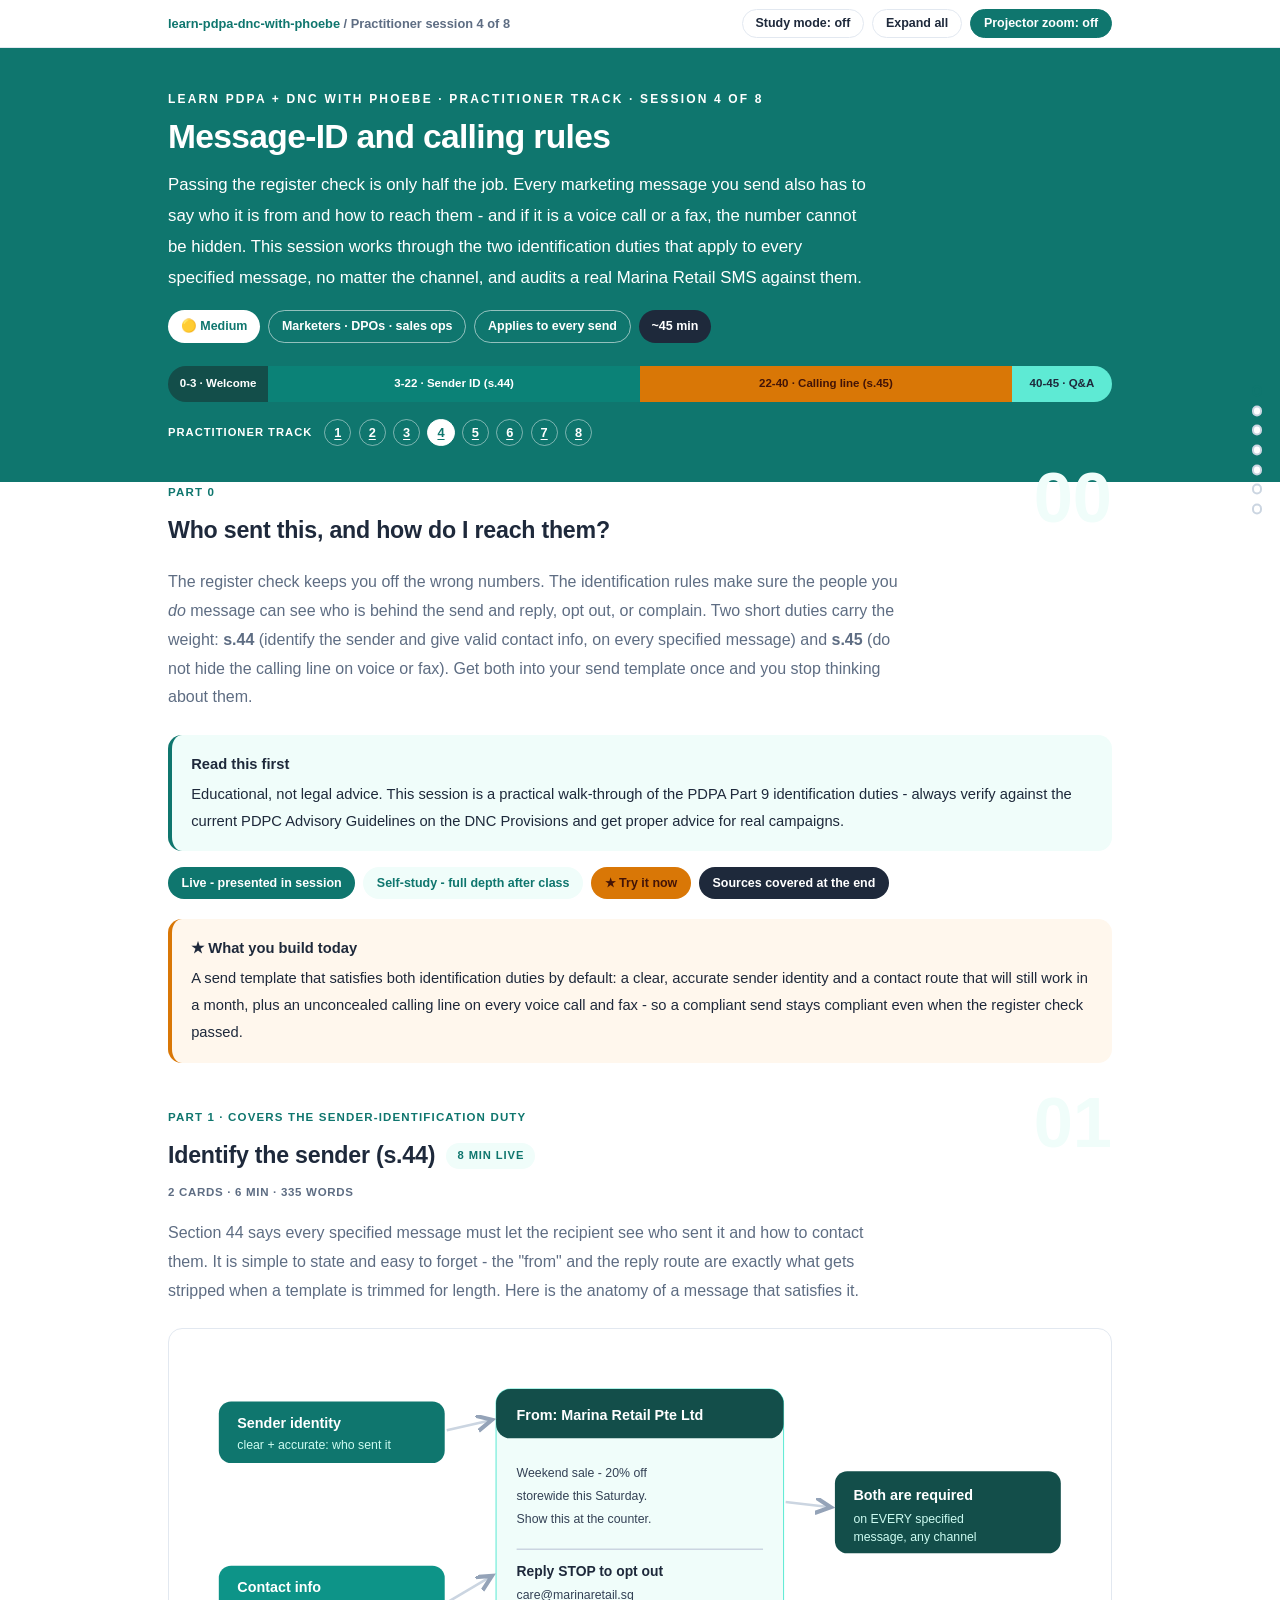
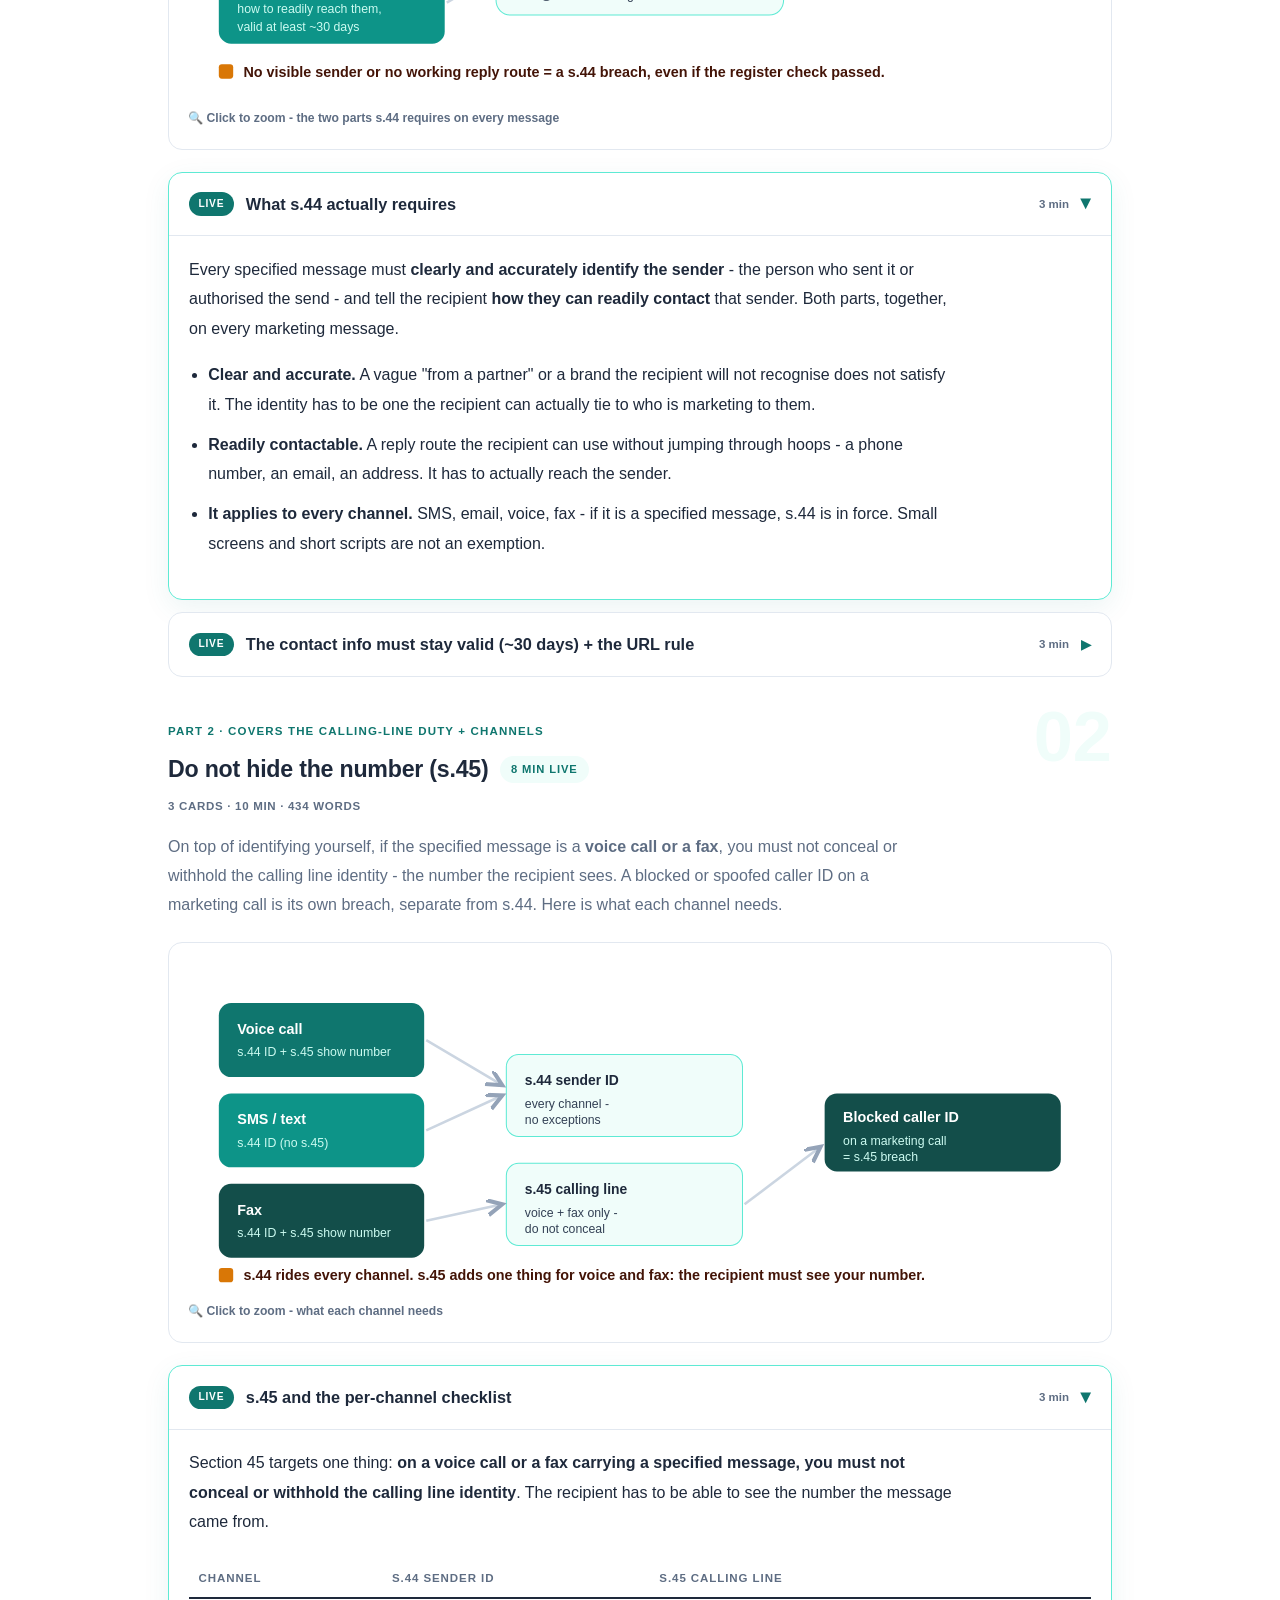
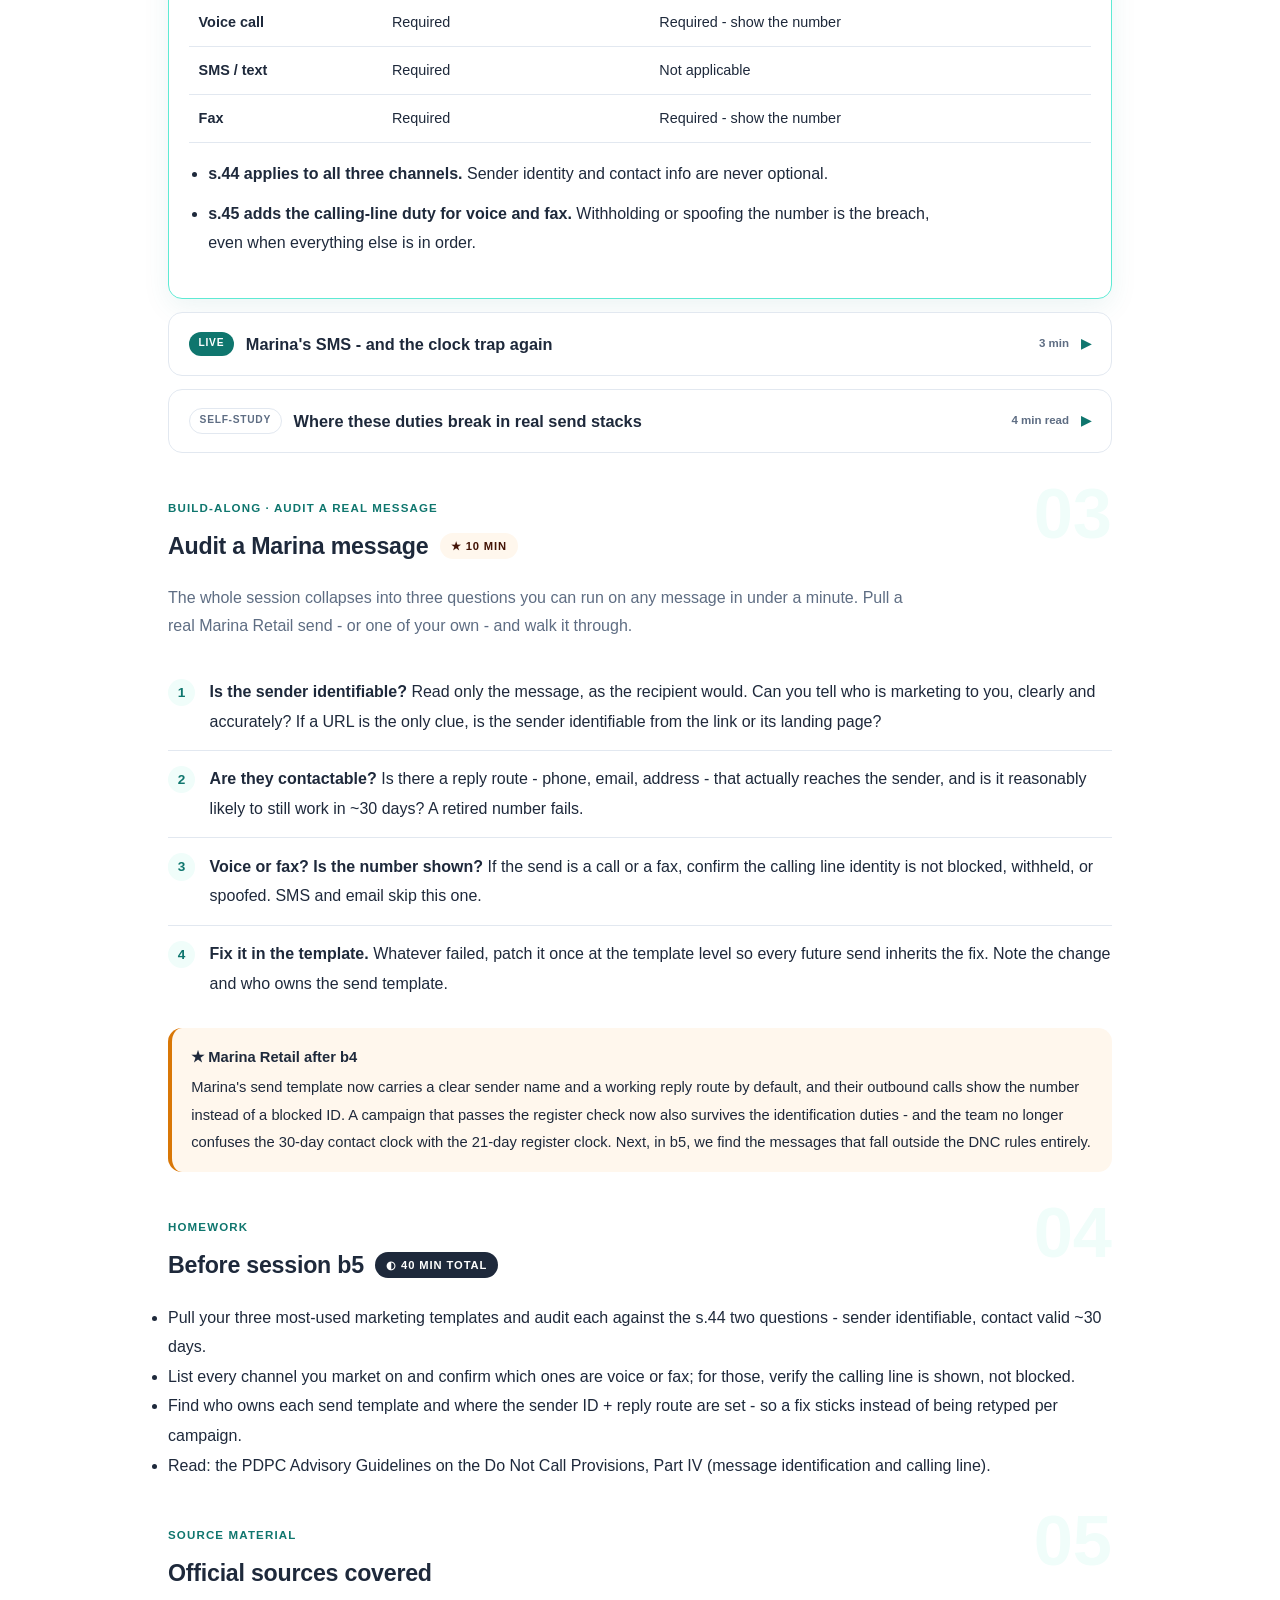
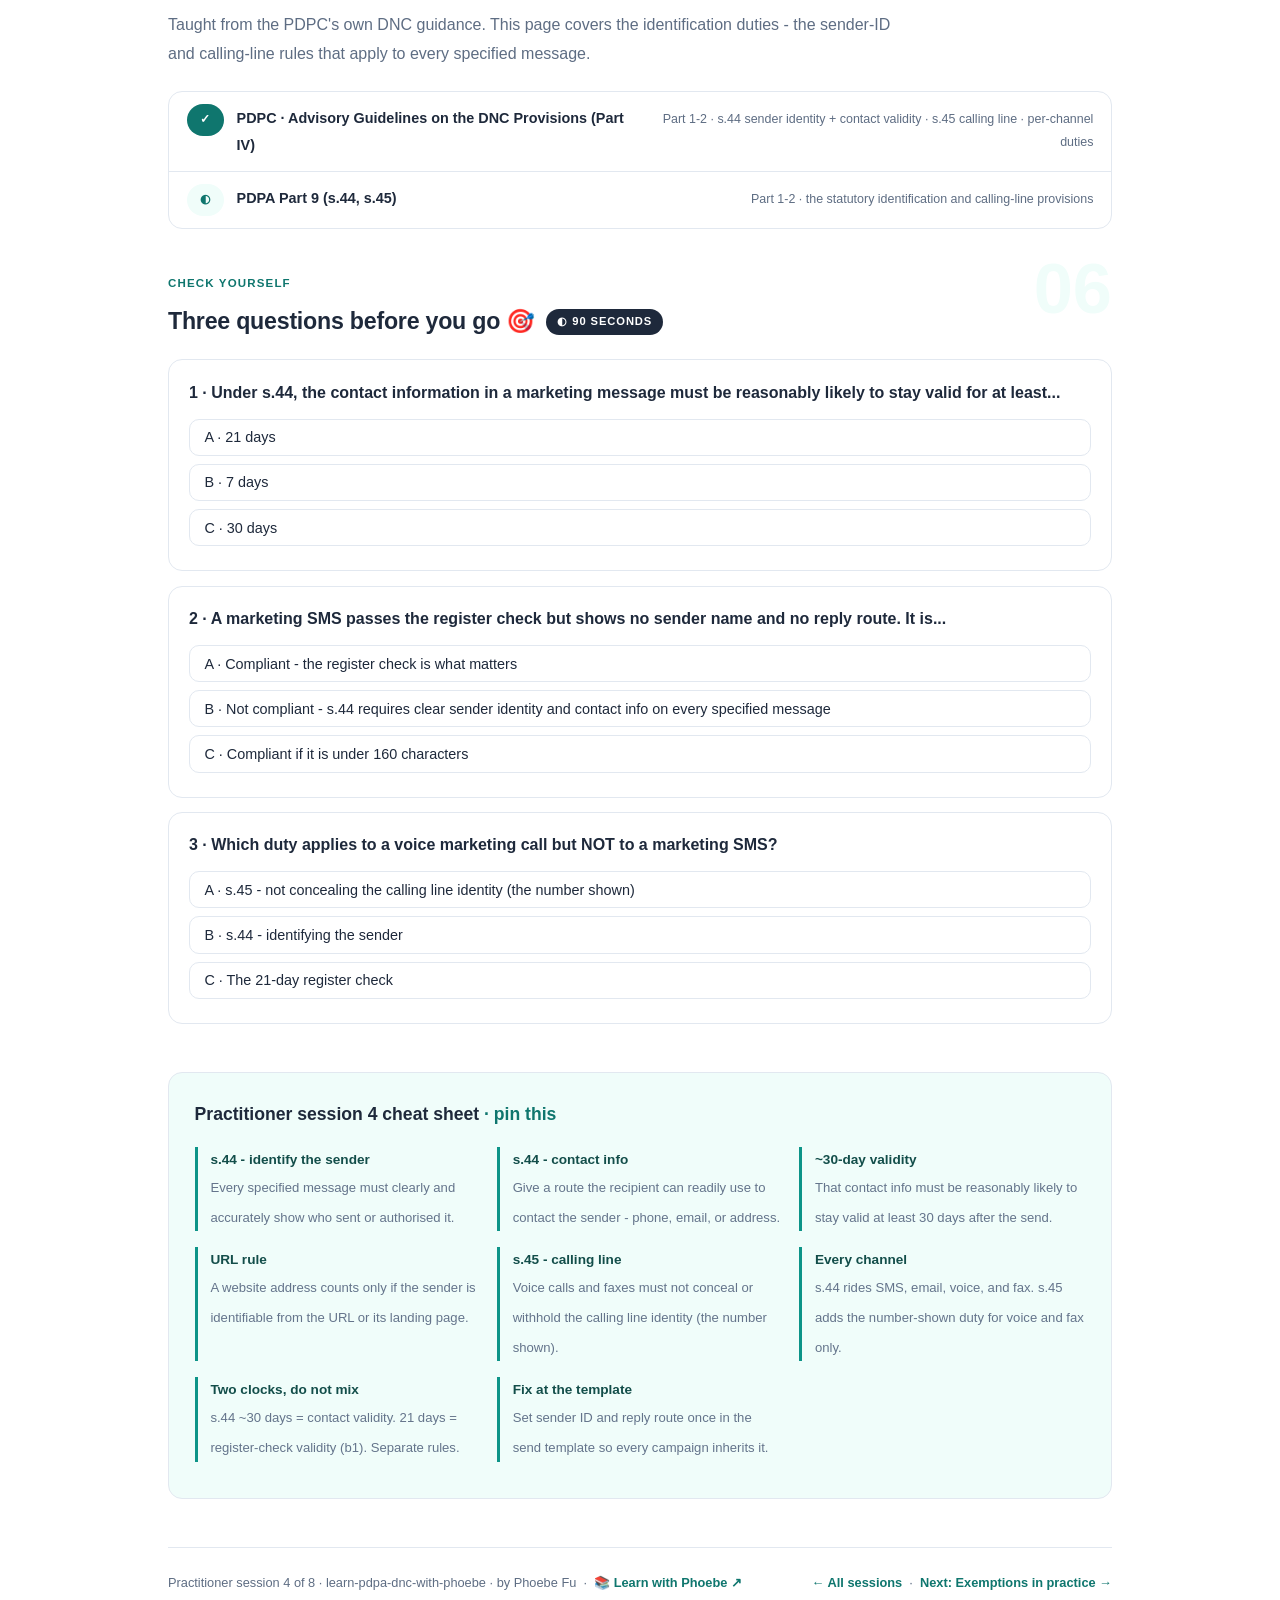
<file: courses/b4-message-id-rules.html>
<!DOCTYPE html>
<html lang="en">
<head>
<meta charset="UTF-8">
<meta name="viewport" content="width=device-width, initial-scale=1.0">
<!-- social:start -->
<meta name="description" content="Practitioner session 4 of 8. The register check keeps you off the wrong numbers. The identification rules make sure the people you do message can see who is behind the send and reply, opt out, or...">
<meta property="og:type" content="article">
<meta property="og:site_name" content="Learn with Phoebe">
<meta property="og:title" content="Message-ID and calling rules - learn PDPA + DNC with phoebe">
<meta property="og:description" content="Practitioner session 4 of 8. The register check keeps you off the wrong numbers. The identification rules make sure the people you do message can see who is behind the send and reply, opt out, or...">
<meta property="og:url" content="https://phoebefu6.github.io/learn-pdpa-dnc-with-phoebe/courses/b4-message-id-rules.html">
<meta property="og:image" content="https://phoebefu6.github.io/learn-pdpa-dnc-with-phoebe/assets/og-cover.png">
<meta property="og:image:width" content="1200">
<meta property="og:image:height" content="630">
<meta name="twitter:card" content="summary_large_image">
<meta name="twitter:title" content="Message-ID and calling rules - learn PDPA + DNC with phoebe">
<meta name="twitter:description" content="Practitioner session 4 of 8. The register check keeps you off the wrong numbers. The identification rules make sure the people you do message can see who is behind the send and reply, opt out, or...">
<meta name="twitter:image" content="https://phoebefu6.github.io/learn-pdpa-dnc-with-phoebe/assets/og-cover.png">
<!-- social:end -->
<title>Practitioner session 4 · Message-ID + calling rules - learn PDPA + DNC with phoebe</title>
<link rel="stylesheet" href="../assets/style.css?v=27">
</head>
<body>

<div class="toolbar">
  <div class="wrap">
    <span class="crumb"><a href="../index.html">learn-pdpa-dnc-with-phoebe</a> / Practitioner session 4 of 8</span>
    <button class="btn" id="toggle-all" type="button">Expand all</button>
    <button class="btn primary" id="zoom-toggle" type="button">Projector zoom: off</button>
  </div>
</div>

<header class="masthead">
  <div class="wrap">
    <div class="eyebrow">Learn PDPA + DNC with Phoebe · Practitioner track · Session 4 of 8</div>
    <h1>Message-ID and <span class="accent">calling rules</span></h1>
    <p class="sub">Passing the register check is only half the job. Every marketing message you send also has to say who it is from and how to reach them - and if it is a voice call or a fax, the number cannot be hidden. This session works through the two identification duties that apply to every specified message, no matter the channel, and audits a real Marina Retail SMS against them.</p>
    <div class="chip-row">
      <span class="chip level">🟡 Medium</span>
      <span class="chip audience">Marketers · DPOs · sales ops</span>
      <span class="chip audience">Applies to every send</span>
      <span class="chip time">~45 min</span>
    </div>
    <div class="agenda">
      <span class="a1" style="flex:1">0-3 · Welcome</span>
      <span class="a2" style="flex:4">3-22 · Sender ID (s.44)</span>
      <span class="a3" style="flex:4">22-40 · Calling line (s.45)</span>
      <span class="a4" style="flex:1">40-45 · Q&amp;A</span>
    </div>
  </div>
</header>

<main class="wrap">

  <section class="section" id="intro">
    <div class="section-kicker">
      <span class="klabel">Part 0</span>
      <h2>Who sent this, and how do I reach them?</h2>
    </div>
    <p class="lede">The register check keeps you off the wrong numbers. The identification rules make sure the people you <em>do</em> message can see who is behind the send and reply, opt out, or complain. Two short duties carry the weight: <strong>s.44</strong> (identify the sender and give valid contact info, on every specified message) and <strong>s.45</strong> (do not hide the calling line on voice or fax). Get both into your send template once and you stop thinking about them.</p>
    <div class="callout tip">
      <strong>Read this first</strong>
      Educational, not legal advice. This session is a practical walk-through of the PDPA Part 9 identification duties - always verify against the current PDPC Advisory Guidelines on the DNC Provisions and get proper advice for real campaigns.
    </div>
    <div class="legend">
      <span class="pill solid">Live - presented in session</span>
      <span class="pill light">Self-study - full depth after class</span>
      <span class="pill peach">★ Try it now</span>
      <span class="pill inkpill">Sources covered at the end</span>
    </div>
    <div class="callout win">
      <strong>★ What you build today</strong>
      A send template that satisfies both identification duties by default: a clear, accurate sender identity and a contact route that will still work in a month, plus an unconcealed calling line on every voice call and fax - so a compliant send stays compliant even when the register check passed.
    </div>
  </section>

  <section class="section" id="senderid">
    <div class="section-kicker">
      <span class="klabel">Part 1 · covers the sender-identification duty</span>
      <h2>Identify the sender (s.44) <span class="tag concept">8 min live</span></h2>
    </div>
    <p class="lede">Section 44 says every specified message must let the recipient see who sent it and how to contact them. It is simple to state and easy to forget - the "from" and the reply route are exactly what gets stripped when a template is trimmed for length. Here is the anatomy of a message that satisfies it.</p>

    <figure class="zoomable">
      <svg viewBox="0 0 880 340" xmlns="http://www.w3.org/2000/svg" role="img" aria-label="Anatomy of a compliant marketing message: a clearly identified sender at the top and valid contact information at the bottom, both required by section 44">
        <style>
          .b4mT { font: 700 14px Inter, sans-serif; fill: #FFFFFF; }
          .b4mI { font: 700 13.5px Inter, sans-serif; fill: #1E293B; }
          .b4mW { font: 400 12px Inter, sans-serif; fill: #CCFBF1; }
          .b4mS { font: 400 12px Inter, sans-serif; fill: #334155; }
          .b4mX { font: 600 12.5px Inter, sans-serif; fill: #64748B; }
          .b4mN { font: 600 14px Inter, sans-serif; fill: #431407; }
          .b4mArr { stroke: #CBD5E1; stroke-width: 2.5; fill: none; marker-end: url(#b4mAh); }
        </style>
        <defs>
          <marker id="b4mAh" markerWidth="9" markerHeight="9" refX="6" refY="3" orient="auto">
            <path d="M0,0 L6,3 L0,6" fill="none" stroke="#94A3B8" stroke-width="1.6"/>
          </marker>
        </defs>
        <rect x="300" y="40" width="280" height="220" rx="14" fill="#F0FDFA" stroke="#5EEAD4"/>
        <rect x="300" y="40" width="280" height="48" rx="14" fill="#134E4A"/>
        <text class="b4mT" x="320" y="70">From: Marina Retail Pte Ltd</text>
        <text class="b4mS" x="320" y="126">Weekend sale - 20% off</text>
        <text class="b4mS" x="320" y="148">storewide this Saturday.</text>
        <text class="b4mS" x="320" y="170">Show this at the counter.</text>
        <line x1="320" y1="196" x2="560" y2="196" stroke="#CBD5E1" stroke-width="1.5"/>
        <text class="b4mI" x="320" y="222">Reply STOP to opt out</text>
        <text class="b4mS" x="320" y="244">care@marinaretail.sg</text>
        <rect x="30" y="52" width="220" height="60" rx="12" fill="#0F766E"/>
        <text class="b4mT" x="48" y="78">Sender identity</text>
        <text class="b4mW" x="48" y="98">clear + accurate: who sent it</text>
        <rect x="30" y="212" width="220" height="76" rx="12" fill="#0D9488"/>
        <text class="b4mT" x="48" y="238">Contact info</text>
        <text class="b4mW" x="48" y="258">how to readily reach them,</text>
        <text class="b4mW" x="48" y="276">valid at least ~30 days</text>
        <rect x="630" y="120" width="220" height="80" rx="12" fill="#134E4A"/>
        <text class="b4mT" x="648" y="148">Both are required</text>
        <text class="b4mW" x="648" y="170">on EVERY specified</text>
        <text class="b4mW" x="648" y="188">message, any channel</text>
        <line class="b4mArr" x1="252" y1="80" x2="296" y2="70"/>
        <line class="b4mArr" x1="252" y1="248" x2="296" y2="222"/>
        <line class="b4mArr" x1="582" y1="150" x2="626" y2="155"/>
        <rect x="30" y="308" width="14" height="14" rx="3" fill="#D97706"/>
        <text class="b4mN" x="54" y="320">No visible sender or no working reply route = a s.44 breach, even if the register check passed.</text>
      </svg>
      <figcaption>🔍 Click to zoom - the two parts s.44 requires on every message</figcaption>
    </figure>

    <details class="card" open>
      <summary><span class="mode live">Live</span>What s.44 actually requires<span class="mini">3 min</span><span class="caret">▶</span></summary>
      <div class="body">
        <p>Every specified message must <strong>clearly and accurately identify the sender</strong> - the person who sent it or authorised the send - and tell the recipient <strong>how they can readily contact</strong> that sender. Both parts, together, on every marketing message.</p>
        <ul>
          <li><strong>Clear and accurate.</strong> A vague "from a partner" or a brand the recipient will not recognise does not satisfy it. The identity has to be one the recipient can actually tie to who is marketing to them.</li>
          <li><strong>Readily contactable.</strong> A reply route the recipient can use without jumping through hoops - a phone number, an email, an address. It has to actually reach the sender.</li>
          <li><strong>It applies to every channel.</strong> SMS, email, voice, fax - if it is a specified message, s.44 is in force. Small screens and short scripts are not an exemption.</li>
        </ul>
      </div>
    </details>

    <details class="card">
      <summary><span class="mode live">Live</span>The contact info must stay valid (~30 days) + the URL rule<span class="mini">3 min</span><span class="caret">▶</span></summary>
      <div class="body">
        <p>The contact information you give has to be <strong>reasonably likely to remain valid for at least 30 days</strong> after the message is sent. A number you are about to retire, or a mailbox nobody reads, does not count - the recipient must be able to reach you after the fact.</p>
        <ul>
          <li><strong>The ~30-day validity is about contactability</strong>, not about the register. It says "the reply route you gave still works a month later" - nothing about re-checking numbers.</li>
          <li><strong>A website address counts only if the sender is identifiable from it.</strong> A URL satisfies s.44 when the recipient can tell who sent the message from the URL itself or the landing page it opens. A bare, unbranded short link does not.</li>
          <li><strong>Do not conflate the two 30-day/21-day rules.</strong> The s.44 "~30 days" is the sender-contact validity. The 21-day rule from b1 is the register-check validity. Different sections, different clocks - see the callout below.</li>
        </ul>
        <div class="callout tip">
          <strong>Two clocks, do not mix them</strong>
          The s.44 <strong>~30-day</strong> window is how long your contact info must stay valid. The <strong>21-day</strong> window from b1 is how long a "not listed" register check stays valid before you must re-check. They are separate rules under separate provisions - a common exam-and-audit trap.
        </div>
      </div>
    </details>
  </section>

  <section class="section" id="callingline">
    <div class="section-kicker">
      <span class="klabel">Part 2 · covers the calling-line duty + channels</span>
      <h2>Do not hide the number (s.45) <span class="tag concept">8 min live</span></h2>
    </div>
    <p class="lede">On top of identifying yourself, if the specified message is a <strong>voice call or a fax</strong>, you must not conceal or withhold the calling line identity - the number the recipient sees. A blocked or spoofed caller ID on a marketing call is its own breach, separate from s.44. Here is what each channel needs.</p>

    <figure class="zoomable">
      <svg viewBox="0 0 880 320" xmlns="http://www.w3.org/2000/svg" role="img" aria-label="Section 45 requires voice calls and faxes to show the calling line identity, while section 44 sender identification applies across all channels">
        <style>
          .b4cT { font: 700 14px Inter, sans-serif; fill: #FFFFFF; }
          .b4cI { font: 700 13.5px Inter, sans-serif; fill: #1E293B; }
          .b4cW { font: 400 12px Inter, sans-serif; fill: #CCFBF1; }
          .b4cS { font: 400 12px Inter, sans-serif; fill: #334155; }
          .b4cX { font: 600 12.5px Inter, sans-serif; fill: #64748B; }
          .b4cN { font: 600 14px Inter, sans-serif; fill: #431407; }
          .b4cArr { stroke: #CBD5E1; stroke-width: 2.5; fill: none; marker-end: url(#b4cAh); }
        </style>
        <defs>
          <marker id="b4cAh" markerWidth="9" markerHeight="9" refX="6" refY="3" orient="auto">
            <path d="M0,0 L6,3 L0,6" fill="none" stroke="#94A3B8" stroke-width="1.6"/>
          </marker>
        </defs>
        <rect x="30" y="40" width="200" height="72" rx="12" fill="#0F766E"/>
        <text class="b4cT" x="48" y="70">Voice call</text>
        <text class="b4cW" x="48" y="92">s.44 ID + s.45 show number</text>
        <rect x="30" y="128" width="200" height="72" rx="12" fill="#0D9488"/>
        <text class="b4cT" x="48" y="158">SMS / text</text>
        <text class="b4cW" x="48" y="180">s.44 ID (no s.45)</text>
        <rect x="30" y="216" width="200" height="72" rx="12" fill="#134E4A"/>
        <text class="b4cT" x="48" y="246">Fax</text>
        <text class="b4cW" x="48" y="268">s.44 ID + s.45 show number</text>
        <rect x="310" y="90" width="230" height="80" rx="12" fill="#F0FDFA" stroke="#5EEAD4"/>
        <text class="b4cI" x="328" y="120">s.44 sender ID</text>
        <text class="b4cS" x="328" y="142">every channel -</text>
        <text class="b4cS" x="328" y="158">no exceptions</text>
        <rect x="310" y="196" width="230" height="80" rx="12" fill="#F0FDFA" stroke="#5EEAD4"/>
        <text class="b4cI" x="328" y="226">s.45 calling line</text>
        <text class="b4cS" x="328" y="248">voice + fax only -</text>
        <text class="b4cS" x="328" y="264">do not conceal</text>
        <rect x="620" y="128" width="230" height="76" rx="12" fill="#134E4A"/>
        <text class="b4cT" x="638" y="156">Blocked caller ID</text>
        <text class="b4cW" x="638" y="178">on a marketing call</text>
        <text class="b4cW" x="638" y="194">= s.45 breach</text>
        <line class="b4cArr" x1="232" y1="76" x2="306" y2="120"/>
        <line class="b4cArr" x1="232" y1="164" x2="306" y2="130"/>
        <line class="b4cArr" x1="232" y1="252" x2="306" y2="236"/>
        <line class="b4cArr" x1="542" y1="236" x2="616" y2="180"/>
        <rect x="30" y="298" width="14" height="14" rx="3" fill="#D97706"/>
        <text class="b4cN" x="54" y="310">s.44 rides every channel. s.45 adds one thing for voice and fax: the recipient must see your number.</text>
      </svg>
      <figcaption>🔍 Click to zoom - what each channel needs</figcaption>
    </figure>

    <details class="card" open>
      <summary><span class="mode live">Live</span>s.45 and the per-channel checklist<span class="mini">3 min</span><span class="caret">▶</span></summary>
      <div class="body">
        <p>Section 45 targets one thing: <strong>on a voice call or a fax carrying a specified message, you must not conceal or withhold the calling line identity</strong>. The recipient has to be able to see the number the message came from.</p>
        <table class="clean">
          <thead>
            <tr><th>Channel</th><th>s.44 sender ID</th><th>s.45 calling line</th></tr>
          </thead>
          <tbody>
            <tr><td>Voice call</td><td>Required</td><td>Required - show the number</td></tr>
            <tr><td>SMS / text</td><td>Required</td><td>Not applicable</td></tr>
            <tr><td>Fax</td><td>Required</td><td>Required - show the number</td></tr>
          </tbody>
        </table>
        <ul>
          <li><strong>s.44 applies to all three channels.</strong> Sender identity and contact info are never optional.</li>
          <li><strong>s.45 adds the calling-line duty for voice and fax.</strong> Withholding or spoofing the number is the breach, even when everything else is in order.</li>
        </ul>
      </div>
    </details>

    <details class="card">
      <summary><span class="mode live">Live</span>Marina's SMS - and the clock trap again<span class="mini">3 min</span><span class="caret">▶</span></summary>
      <div class="body">
        <div class="callout example">
          <span class="ex-pill">Real world</span>
          <p><strong>Marina Retail's headerless SMS.</strong> Marina's team sent a promo SMS from a plain long-code number with no brand name in the body and no reply route - just "20% off this weekend, tap here" over an unbranded short link. The register check had passed, so they assumed they were fine. They were not: with no identifiable sender and no working contact, the message failed <strong>s.44</strong>. The fix was one line in the template - a sender name plus "Reply STOP or care@marinaretail.sg" - not a new process.</p>
        </div>
        <div class="callout tip">
          <strong>Keep the two clocks apart</strong>
          When you fix a s.44 gap, resist the urge to say "valid for 21 days". The contact info you add must stay valid ~30 days (s.44). The 21-day clock belongs to the register check (b1). Writing "21" on a s.44 control is the mistake auditors catch most.
        </div>
      </div>
    </details>

    <details class="card">
      <summary><span class="mode self">Self-study</span>Where these duties break in real send stacks<span class="mini">4 min read</span><span class="caret">▶</span></summary>
      <div class="body">
        <p>The identification duties rarely fail because someone decided to hide. They fail because a template was trimmed, a channel was swapped, or a tool defaulted to something unbranded. The recurring failure modes:</p>
        <ul>
          <li><strong>The trimmed SMS.</strong> A body cut to fit one segment drops the sender name or the "Reply STOP" line. Both are s.44 content - a length budget is not a defence.</li>
          <li><strong>The shared short link.</strong> A campaign reuses a generic bit.ly-style link that resolves to a page with no clear sender. The URL then does not satisfy s.44, because the sender is not identifiable from it.</li>
          <li><strong>The dialler default.</strong> An outbound calling platform set to withhold or randomise caller ID trips s.45 on every marketing call, silently, until someone checks a handset.</li>
          <li><strong>The retired mailbox.</strong> A reply-to address or number that is decommissioned inside the month breaks the ~30-day contact validity even though it was correct when the message went out.</li>
        </ul>
        <p>The fix for all four is the same shape: set the sender identity, reply route, and caller ID at the platform or template level, and put a periodic check on the list so a decommissioned route is caught before the next send.</p>
      </div>
    </details>
  </section>

  <section class="section" id="exercise">
    <div class="section-kicker">
      <span class="klabel">Build-along · audit a real message</span>
      <h2>Audit a Marina message <span class="tag demo">★ 10 min</span></h2>
    </div>
    <p class="lede">The whole session collapses into three questions you can run on any message in under a minute. Pull a real Marina Retail send - or one of your own - and walk it through.</p>
    <div class="steps">
      <div class="step"><p><strong>Is the sender identifiable?</strong> Read only the message, as the recipient would. Can you tell who is marketing to you, clearly and accurately? If a URL is the only clue, is the sender identifiable from the link or its landing page?</p></div>
      <div class="step"><p><strong>Are they contactable?</strong> Is there a reply route - phone, email, address - that actually reaches the sender, and is it reasonably likely to still work in ~30 days? A retired number fails.</p></div>
      <div class="step"><p><strong>Voice or fax? Is the number shown?</strong> If the send is a call or a fax, confirm the calling line identity is not blocked, withheld, or spoofed. SMS and email skip this one.</p></div>
      <div class="step"><p><strong>Fix it in the template.</strong> Whatever failed, patch it once at the template level so every future send inherits the fix. Note the change and who owns the send template.</p></div>
    </div>
    <div class="callout win">
      <strong>★ Marina Retail after b4</strong>
      Marina's send template now carries a clear sender name and a working reply route by default, and their outbound calls show the number instead of a blocked ID. A campaign that passes the register check now also survives the identification duties - and the team no longer confuses the 30-day contact clock with the 21-day register clock. Next, in b5, we find the messages that fall outside the DNC rules entirely.
    </div>
  </section>

  <section class="section" id="homework">
    <div class="section-kicker">
      <span class="klabel">Homework</span>
      <h2>Before session b5 <span class="tag exercise">◐ 40 min total</span></h2>
    </div>
    <ul>
      <li>Pull your three most-used marketing templates and audit each against the s.44 two questions - sender identifiable, contact valid ~30 days.</li>
      <li>List every channel you market on and confirm which ones are voice or fax; for those, verify the calling line is shown, not blocked.</li>
      <li>Find who owns each send template and where the sender ID + reply route are set - so a fix sticks instead of being retyped per campaign.</li>
      <li>Read: the PDPC Advisory Guidelines on the Do Not Call Provisions, Part IV (message identification and calling line).</li>
    </ul>
  </section>

  <section class="section" id="official">
    <div class="section-kicker">
      <span class="klabel">Source material</span>
      <h2>Official sources covered</h2>
    </div>
    <p class="lede">Taught from the PDPC's own DNC guidance. This page covers the identification duties - the sender-ID and calling-line rules that apply to every specified message.</p>
    <div class="covered">
      <div class="covered-row"><span class="status pill solid">✓</span><span class="name">PDPC · Advisory Guidelines on the DNC Provisions (Part IV)</span><span class="note">Part 1-2 · s.44 sender identity + contact validity · s.45 calling line · per-channel duties</span></div>
      <div class="covered-row"><span class="status pill light">◐</span><span class="name">PDPA Part 9 (s.44, s.45)</span><span class="note">Part 1-2 · the statutory identification and calling-line provisions</span></div>
    </div>
  </section>

  <section class="section" id="quiz">
    <div class="section-kicker">
      <span class="klabel">Check yourself</span>
      <h2>Three questions before you go 🎯 <span class="tag exercise">◐ 90 seconds</span></h2>
    </div>
    <div class="quiz-q" data-answer="2">
      <p class="qtext">1 · Under s.44, the contact information in a marketing message must be reasonably likely to stay valid for at least...</p>
      <button class="qopt" type="button">A · 21 days</button>
      <button class="qopt" type="button">B · 7 days</button>
      <button class="qopt" type="button">C · 30 days</button>
      <p class="qwhy">s.44 requires the sender contact info to be reasonably likely to remain valid for at least 30 days. Do not confuse this with the 21-day register-check validity from b1 - separate rule, separate clock.</p>
    </div>
    <div class="quiz-q" data-answer="1">
      <p class="qtext">2 · A marketing SMS passes the register check but shows no sender name and no reply route. It is...</p>
      <button class="qopt" type="button">A · Compliant - the register check is what matters</button>
      <button class="qopt" type="button">B · Not compliant - s.44 requires clear sender identity and contact info on every specified message</button>
      <button class="qopt" type="button">C · Compliant if it is under 160 characters</button>
      <p class="qwhy">s.44 applies to every channel. Passing the register check is necessary but not sufficient - a message with no identifiable sender and no contact route fails on s.44.</p>
    </div>
    <div class="quiz-q" data-answer="0">
      <p class="qtext">3 · Which duty applies to a voice marketing call but NOT to a marketing SMS?</p>
      <button class="qopt" type="button">A · s.45 - not concealing the calling line identity (the number shown)</button>
      <button class="qopt" type="button">B · s.44 - identifying the sender</button>
      <button class="qopt" type="button">C · The 21-day register check</button>
      <p class="qwhy">s.45 - the calling-line duty - applies to voice and fax only. s.44 sender identification applies to every channel, and the register check applies to whichever register covers the channel.</p>
    </div>
    <p class="quiz-score"></p>
  </section>

  <section class="cheat" id="cheatsheet">
    <h3>Practitioner session 4 cheat sheet <span>· pin this</span></h3>
    <div class="grid-2">
      <div class="cheat-item"><b>s.44 - identify the sender</b><span>Every specified message must clearly and accurately show who sent or authorised it.</span></div>
      <div class="cheat-item"><b>s.44 - contact info</b><span>Give a route the recipient can readily use to contact the sender - phone, email, or address.</span></div>
      <div class="cheat-item"><b>~30-day validity</b><span>That contact info must be reasonably likely to stay valid at least 30 days after the send.</span></div>
      <div class="cheat-item"><b>URL rule</b><span>A website address counts only if the sender is identifiable from the URL or its landing page.</span></div>
      <div class="cheat-item"><b>s.45 - calling line</b><span>Voice calls and faxes must not conceal or withhold the calling line identity (the number shown).</span></div>
      <div class="cheat-item"><b>Every channel</b><span>s.44 rides SMS, email, voice, and fax. s.45 adds the number-shown duty for voice and fax only.</span></div>
      <div class="cheat-item"><b>Two clocks, do not mix</b><span>s.44 ~30 days = contact validity. 21 days = register-check validity (b1). Separate rules.</span></div>
      <div class="cheat-item"><b>Fix at the template</b><span>Set sender ID and reply route once in the send template so every campaign inherits it.</span></div>
    </div>
  </section>

  <footer class="pagefoot">
    <span>Practitioner session 4 of 8 · learn-pdpa-dnc-with-phoebe · by Phoebe Fu &nbsp;·&nbsp; 📚 <a href="https://phoebefu6.github.io/learn-with-phoebe/">Learn with Phoebe ↗</a></span>
    <span><a href="../index.html">← All sessions</a> &nbsp;·&nbsp; <a href="b5-exemptions-practice.html">Next: Exemptions in practice →</a></span>
  </footer>

</main>

<script src="../assets/app.js?v=25"></script>
</body>
</html>
</file>
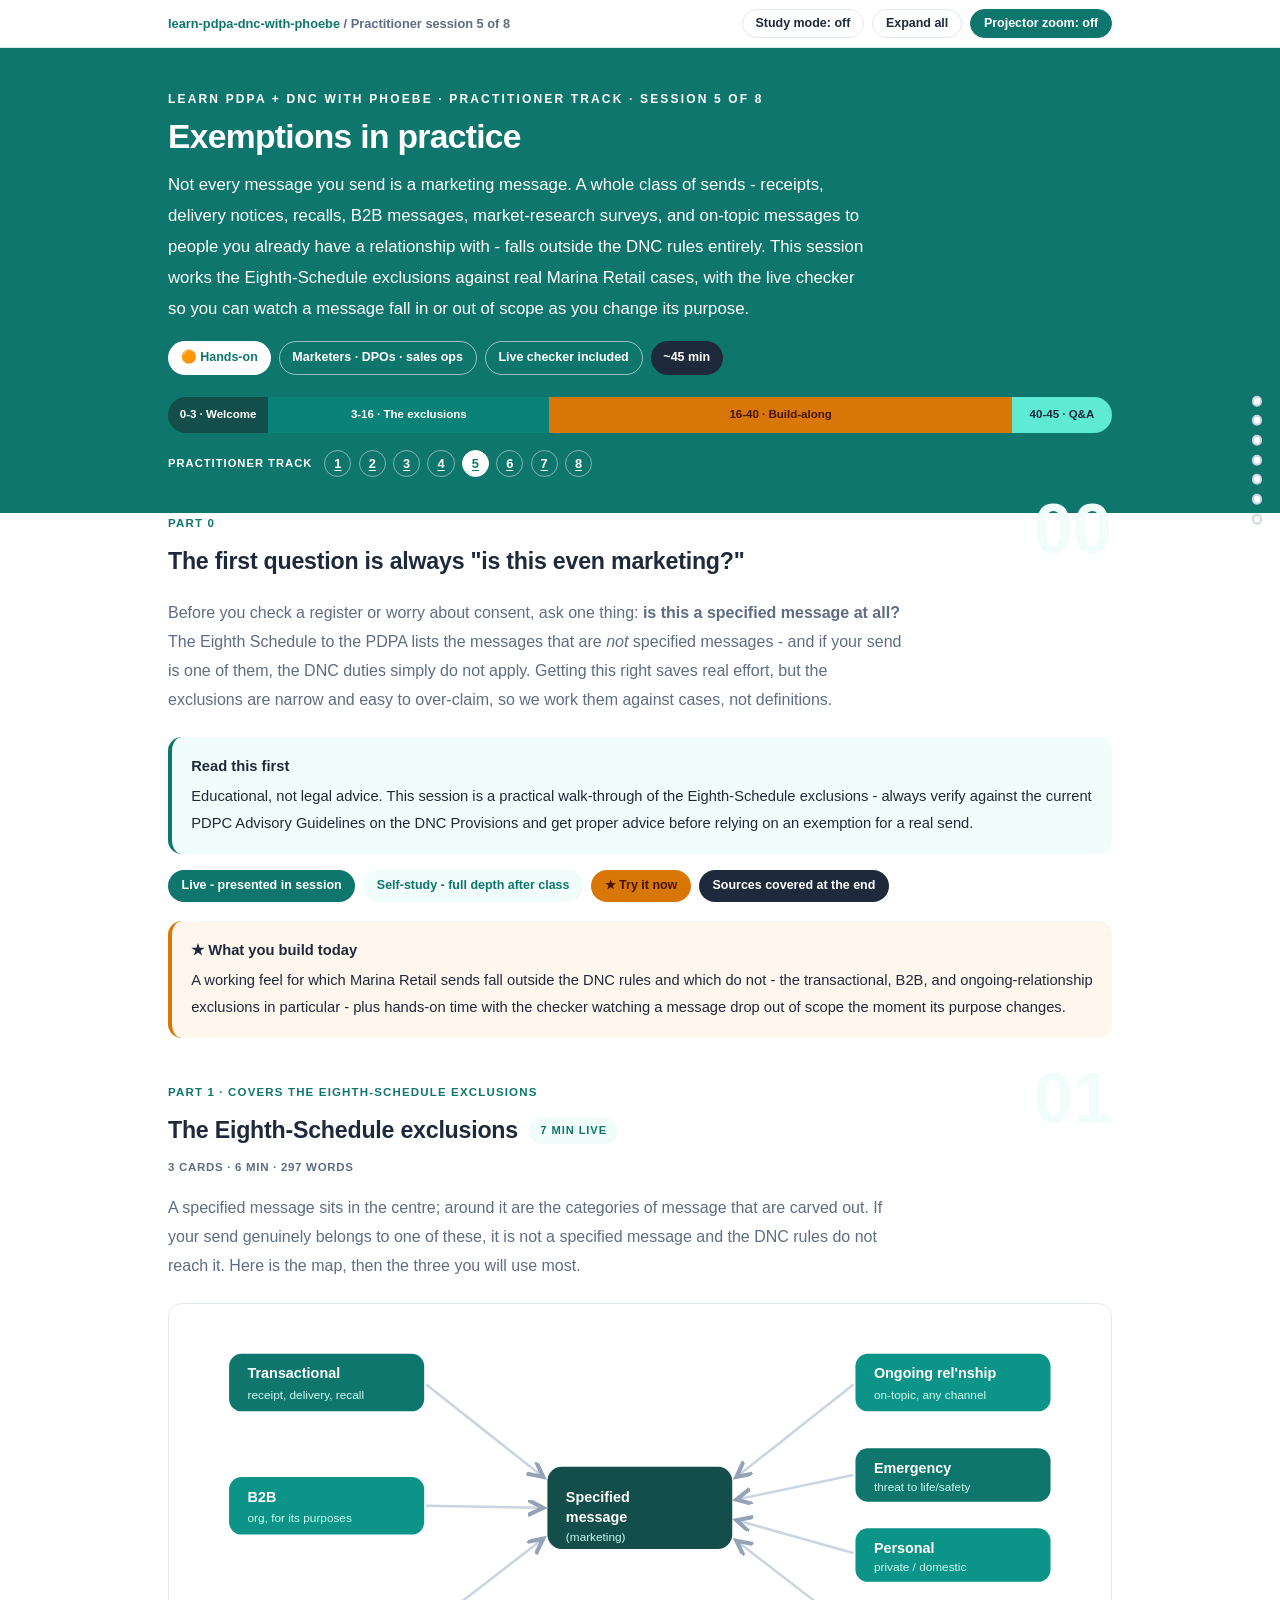
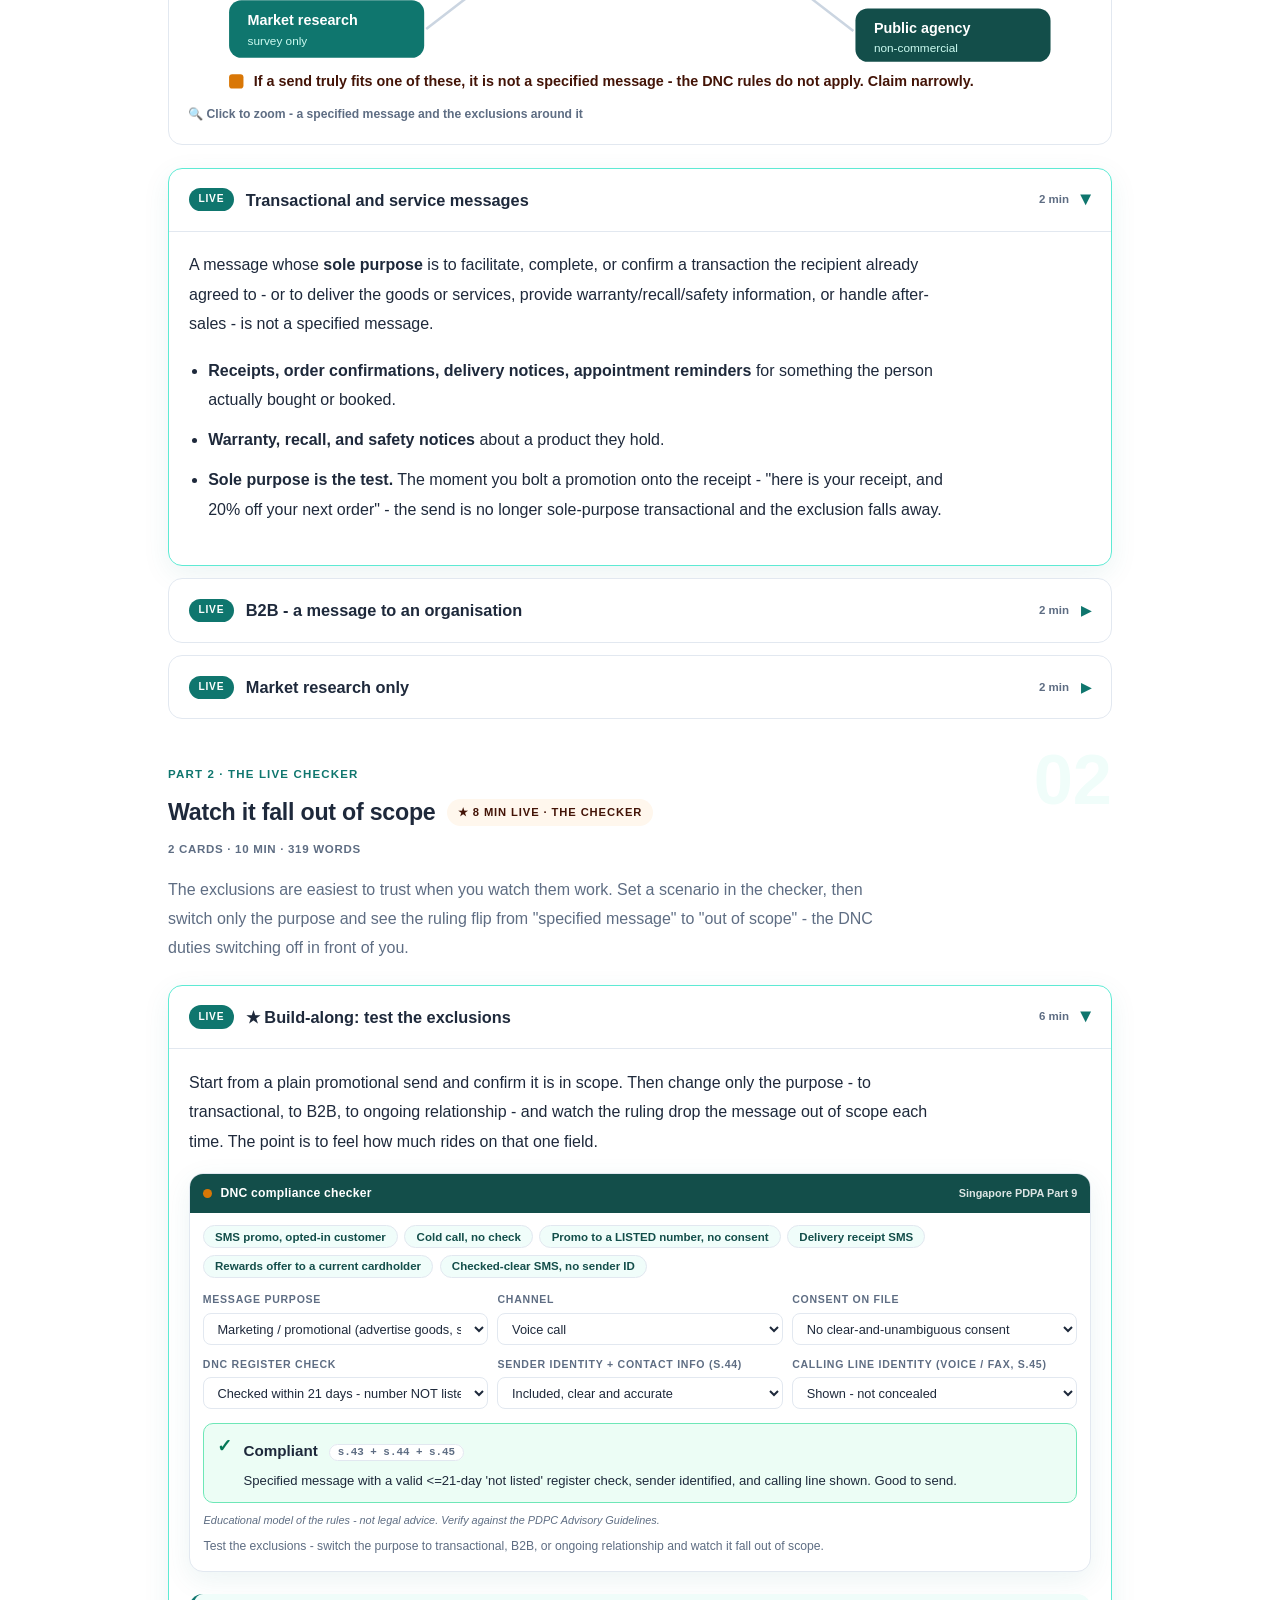
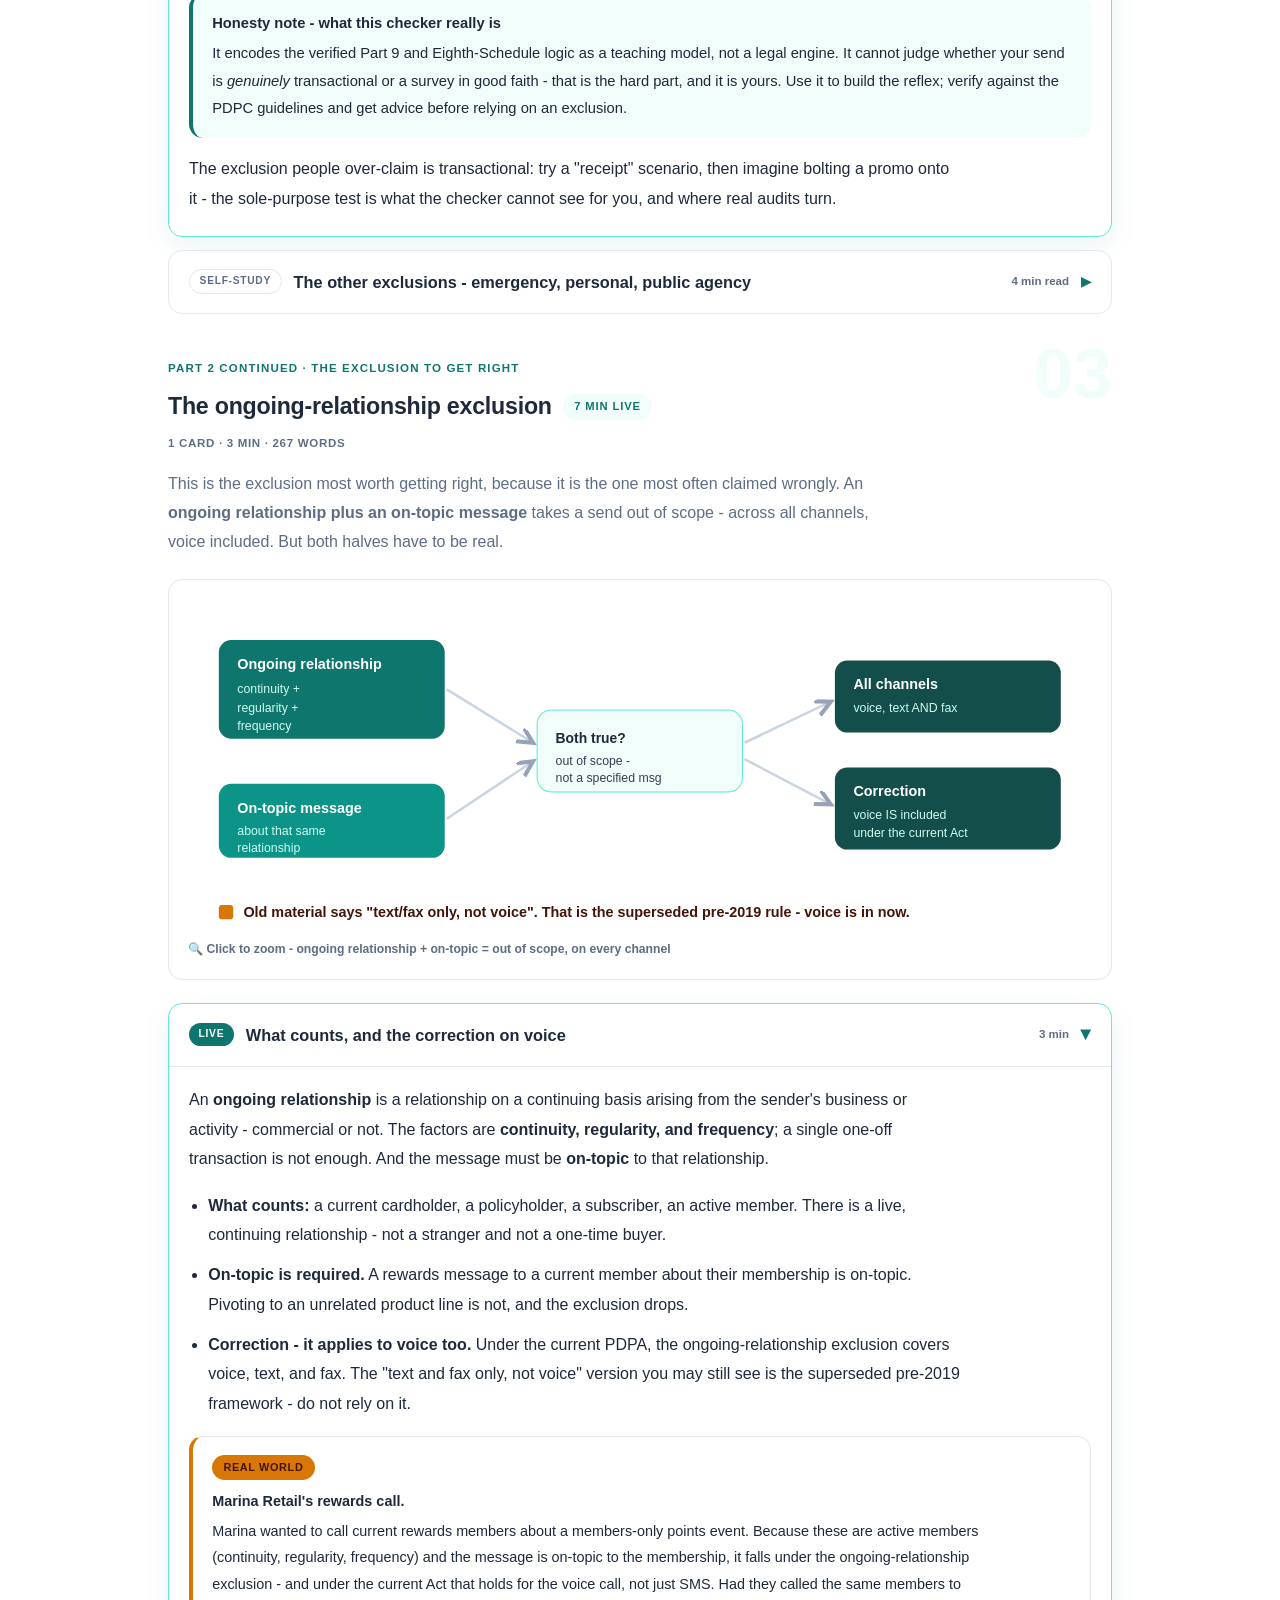
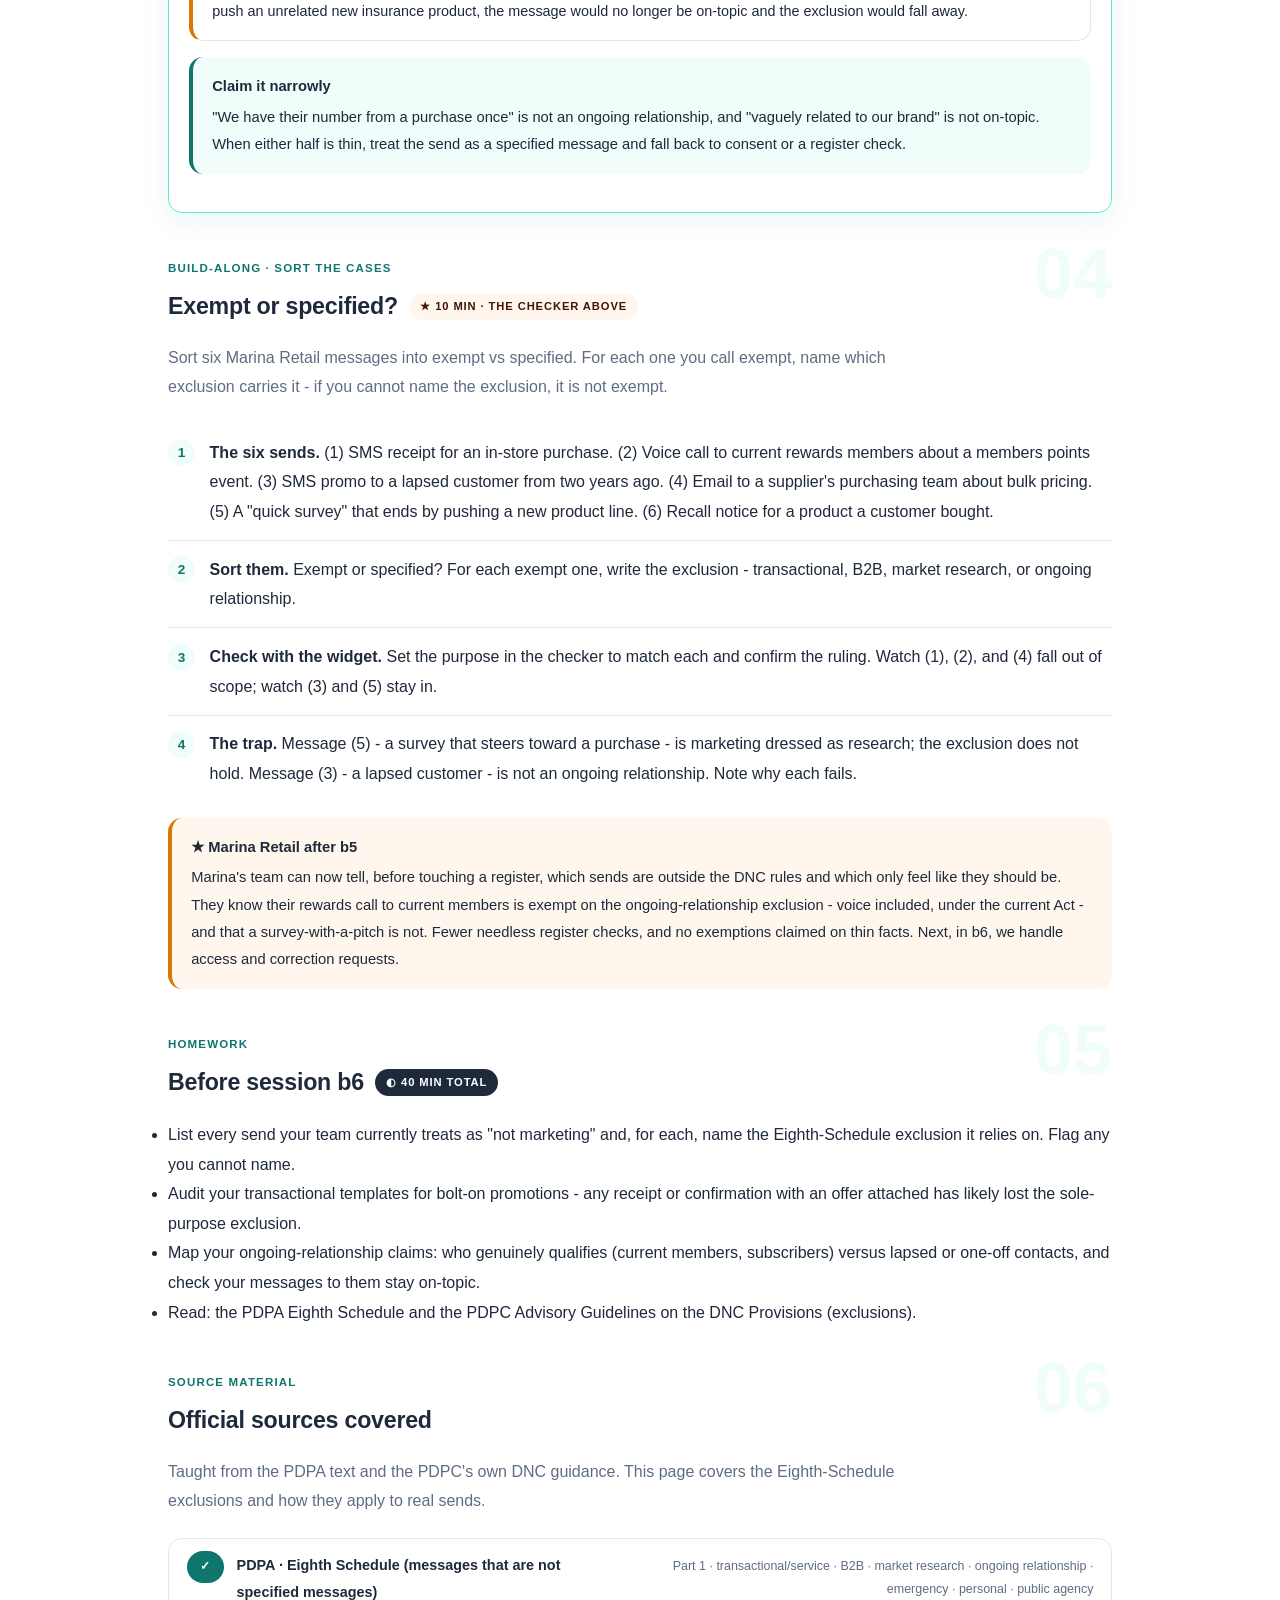
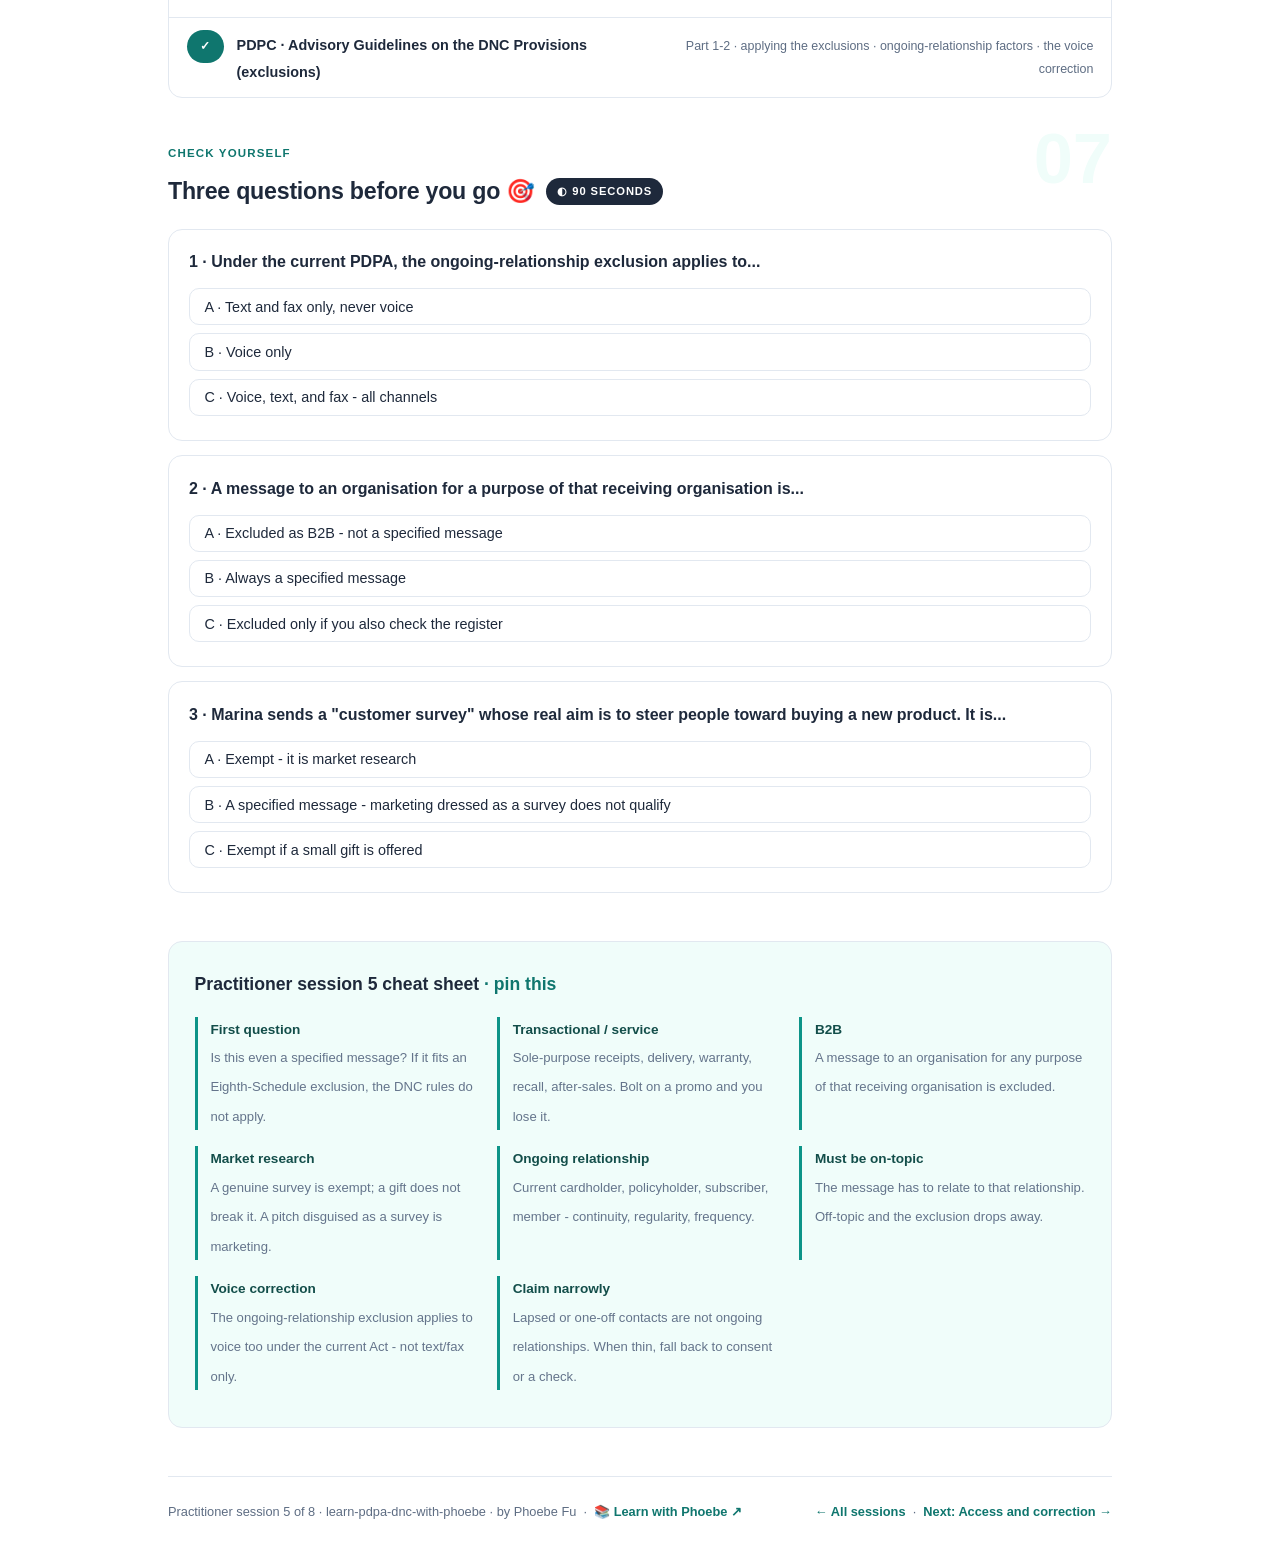
<file: courses/b5-exemptions-practice.html>
<!DOCTYPE html>
<html lang="en">
<head>
<meta charset="UTF-8">
<meta name="viewport" content="width=device-width, initial-scale=1.0">
<!-- social:start -->
<meta name="description" content="Practitioner session 5 of 8. Before you check a register or worry about consent, ask one thing: is this a specified message at all? The Eighth Schedule to the PDPA lists the messages that are not...">
<meta property="og:type" content="article">
<meta property="og:site_name" content="Learn with Phoebe">
<meta property="og:title" content="Exemptions in practice - learn PDPA + DNC with phoebe">
<meta property="og:description" content="Practitioner session 5 of 8. Before you check a register or worry about consent, ask one thing: is this a specified message at all? The Eighth Schedule to the PDPA lists the messages that are not...">
<meta property="og:url" content="https://phoebefu6.github.io/learn-pdpa-dnc-with-phoebe/courses/b5-exemptions-practice.html">
<meta property="og:image" content="https://phoebefu6.github.io/learn-pdpa-dnc-with-phoebe/assets/og-cover.png">
<meta property="og:image:width" content="1200">
<meta property="og:image:height" content="630">
<meta name="twitter:card" content="summary_large_image">
<meta name="twitter:title" content="Exemptions in practice - learn PDPA + DNC with phoebe">
<meta name="twitter:description" content="Practitioner session 5 of 8. Before you check a register or worry about consent, ask one thing: is this a specified message at all? The Eighth Schedule to the PDPA lists the messages that are not...">
<meta name="twitter:image" content="https://phoebefu6.github.io/learn-pdpa-dnc-with-phoebe/assets/og-cover.png">
<!-- social:end -->
<title>Practitioner session 5 · Exemptions in practice</title>
<link rel="stylesheet" href="../assets/style.css?v=27">
</head>
<body>

<div class="toolbar">
  <div class="wrap">
    <span class="crumb"><a href="../index.html">learn-pdpa-dnc-with-phoebe</a> / Practitioner session 5 of 8</span>
    <button class="btn" id="toggle-all" type="button">Expand all</button>
    <button class="btn primary" id="zoom-toggle" type="button">Projector zoom: off</button>
  </div>
</div>

<header class="masthead">
  <div class="wrap">
    <div class="eyebrow">Learn PDPA + DNC with Phoebe · Practitioner track · Session 5 of 8</div>
    <h1>Exemptions <span class="accent">in practice</span></h1>
    <p class="sub">Not every message you send is a marketing message. A whole class of sends - receipts, delivery notices, recalls, B2B messages, market-research surveys, and on-topic messages to people you already have a relationship with - falls outside the DNC rules entirely. This session works the Eighth-Schedule exclusions against real Marina Retail cases, with the live checker so you can watch a message fall in or out of scope as you change its purpose.</p>
    <div class="chip-row">
      <span class="chip level">🟠 Hands-on</span>
      <span class="chip audience">Marketers · DPOs · sales ops</span>
      <span class="chip audience">Live checker included</span>
      <span class="chip time">~45 min</span>
    </div>
    <div class="agenda">
      <span class="a1" style="flex:1">0-3 · Welcome</span>
      <span class="a2" style="flex:3">3-16 · The exclusions</span>
      <span class="a3" style="flex:5">16-40 · Build-along</span>
      <span class="a4" style="flex:1">40-45 · Q&amp;A</span>
    </div>
  </div>
</header>

<main class="wrap">

  <section class="section" id="intro">
    <div class="section-kicker">
      <span class="klabel">Part 0</span>
      <h2>The first question is always "is this even marketing?"</h2>
    </div>
    <p class="lede">Before you check a register or worry about consent, ask one thing: <strong>is this a specified message at all?</strong> The Eighth Schedule to the PDPA lists the messages that are <em>not</em> specified messages - and if your send is one of them, the DNC duties simply do not apply. Getting this right saves real effort, but the exclusions are narrow and easy to over-claim, so we work them against cases, not definitions.</p>
    <div class="callout tip">
      <strong>Read this first</strong>
      Educational, not legal advice. This session is a practical walk-through of the Eighth-Schedule exclusions - always verify against the current PDPC Advisory Guidelines on the DNC Provisions and get proper advice before relying on an exemption for a real send.
    </div>
    <div class="legend">
      <span class="pill solid">Live - presented in session</span>
      <span class="pill light">Self-study - full depth after class</span>
      <span class="pill peach">★ Try it now</span>
      <span class="pill inkpill">Sources covered at the end</span>
    </div>
    <div class="callout win">
      <strong>★ What you build today</strong>
      A working feel for which Marina Retail sends fall outside the DNC rules and which do not - the transactional, B2B, and ongoing-relationship exclusions in particular - plus hands-on time with the checker watching a message drop out of scope the moment its purpose changes.
    </div>
  </section>

  <section class="section" id="exclusions">
    <div class="section-kicker">
      <span class="klabel">Part 1 · covers the Eighth-Schedule exclusions</span>
      <h2>The Eighth-Schedule exclusions <span class="tag concept">7 min live</span></h2>
    </div>
    <p class="lede">A specified message sits in the centre; around it are the categories of message that are carved out. If your send genuinely belongs to one of these, it is not a specified message and the DNC rules do not reach it. Here is the map, then the three you will use most.</p>

    <figure class="zoomable">
      <svg viewBox="0 0 880 360" xmlns="http://www.w3.org/2000/svg" role="img" aria-label="A specified message at the centre surrounded by the Eighth-Schedule exclusions: transactional and service, market research, business to business, ongoing relationship, emergency, personal, and public agency">
        <style>
          .b5eT { font: 700 14px Inter, sans-serif; fill: #FFFFFF; }
          .b5eI { font: 700 13px Inter, sans-serif; fill: #1E293B; }
          .b5eW { font: 400 11.5px Inter, sans-serif; fill: #CCFBF1; }
          .b5eS { font: 400 11.5px Inter, sans-serif; fill: #334155; }
          .b5eX { font: 600 12.5px Inter, sans-serif; fill: #64748B; }
          .b5eN { font: 600 14px Inter, sans-serif; fill: #431407; }
          .b5eArr { stroke: #CBD5E1; stroke-width: 2.5; fill: none; marker-end: url(#b5eAh); }
        </style>
        <defs>
          <marker id="b5eAh" markerWidth="9" markerHeight="9" refX="6" refY="3" orient="auto">
            <path d="M0,0 L6,3 L0,6" fill="none" stroke="#94A3B8" stroke-width="1.6"/>
          </marker>
        </defs>
        <rect x="350" y="140" width="180" height="80" rx="14" fill="#134E4A"/>
        <text class="b5eT" x="368" y="174">Specified</text>
        <text class="b5eT" x="368" y="194">message</text>
        <text class="b5eW" x="368" y="212">(marketing)</text>
        <rect x="40" y="30" width="190" height="56" rx="12" fill="#0F766E"/>
        <text class="b5eT" x="58" y="54">Transactional</text>
        <text class="b5eW" x="58" y="74">receipt, delivery, recall</text>
        <rect x="40" y="150" width="190" height="56" rx="12" fill="#0D9488"/>
        <text class="b5eT" x="58" y="174">B2B</text>
        <text class="b5eW" x="58" y="194">org, for its purposes</text>
        <rect x="40" y="270" width="190" height="56" rx="12" fill="#0F766E"/>
        <text class="b5eT" x="58" y="294">Market research</text>
        <text class="b5eW" x="58" y="314">survey only</text>
        <rect x="650" y="30" width="190" height="56" rx="12" fill="#0D9488"/>
        <text class="b5eT" x="668" y="54">Ongoing rel'nship</text>
        <text class="b5eW" x="668" y="74">on-topic, any channel</text>
        <rect x="650" y="122" width="190" height="52" rx="12" fill="#0F766E"/>
        <text class="b5eT" x="668" y="146">Emergency</text>
        <text class="b5eW" x="668" y="164">threat to life/safety</text>
        <rect x="650" y="200" width="190" height="52" rx="12" fill="#0D9488"/>
        <text class="b5eT" x="668" y="224">Personal</text>
        <text class="b5eW" x="668" y="242">private / domestic</text>
        <rect x="650" y="278" width="190" height="52" rx="12" fill="#134E4A"/>
        <text class="b5eT" x="668" y="302">Public agency</text>
        <text class="b5eW" x="668" y="320">non-commercial</text>
        <line class="b5eArr" x1="232" y1="60" x2="346" y2="150"/>
        <line class="b5eArr" x1="232" y1="178" x2="346" y2="180"/>
        <line class="b5eArr" x1="232" y1="298" x2="346" y2="210"/>
        <line class="b5eArr" x1="648" y1="60" x2="534" y2="150"/>
        <line class="b5eArr" x1="648" y1="148" x2="534" y2="172"/>
        <line class="b5eArr" x1="648" y1="224" x2="534" y2="192"/>
        <line class="b5eArr" x1="648" y1="300" x2="534" y2="212"/>
        <rect x="40" y="342" width="14" height="14" rx="3" fill="#D97706"/>
        <text class="b5eN" x="64" y="354">If a send truly fits one of these, it is not a specified message - the DNC rules do not apply. Claim narrowly.</text>
      </svg>
      <figcaption>🔍 Click to zoom - a specified message and the exclusions around it</figcaption>
    </figure>

    <details class="card" open>
      <summary><span class="mode live">Live</span>Transactional and service messages<span class="mini">2 min</span><span class="caret">▶</span></summary>
      <div class="body">
        <p>A message whose <strong>sole purpose</strong> is to facilitate, complete, or confirm a transaction the recipient already agreed to - or to deliver the goods or services, provide warranty/recall/safety information, or handle after-sales - is not a specified message.</p>
        <ul>
          <li><strong>Receipts, order confirmations, delivery notices, appointment reminders</strong> for something the person actually bought or booked.</li>
          <li><strong>Warranty, recall, and safety notices</strong> about a product they hold.</li>
          <li><strong>Sole purpose is the test.</strong> The moment you bolt a promotion onto the receipt - "here is your receipt, and 20% off your next order" - the send is no longer sole-purpose transactional and the exclusion falls away.</li>
        </ul>
      </div>
    </details>

    <details class="card">
      <summary><span class="mode live">Live</span>B2B - a message to an organisation<span class="mini">2 min</span><span class="caret">▶</span></summary>
      <div class="body">
        <p>A message sent to an <strong>organisation for any purpose of that receiving organisation</strong> - business to business - is excluded. The DNC rules protect individuals' numbers, not a company's line used for its own business.</p>
        <ul>
          <li><strong>To the organisation, for its purposes.</strong> A supplier pitch to a purchasing department at a business number is B2B and out of scope.</li>
          <li><strong>Watch the individual line.</strong> A number that is really an individual's personal mobile, marketed to for consumer offers, is not made B2B just because they happen to run a business.</li>
        </ul>
      </div>
    </details>

    <details class="card">
      <summary><span class="mode live">Live</span>Market research only<span class="mini">2 min</span><span class="caret">▶</span></summary>
      <div class="body">
        <p>A message whose <strong>sole purpose is to conduct market research or a survey</strong> is not a specified message. The catch is intent: a genuine survey is out of scope; a survey used as a wrapper for a sales pitch is not.</p>
        <ul>
          <li><strong>Genuine research is fine.</strong> Asking customers what they think of a service, with no offer attached, is excluded.</li>
          <li><strong>An incentive does not break it - but disguise does.</strong> Offering a small gift for completing a survey does not, by itself, turn it into marketing. But if the "survey" exists to steer people toward a purchase, it is marketing dressed as research, and the exclusion does not hold.</li>
        </ul>
      </div>
    </details>
  </section>

  <section class="section" id="build">
    <div class="section-kicker">
      <span class="klabel">Part 2 · the live checker</span>
      <h2>Watch it fall out of scope <span class="tag demo">★ 8 min live · the checker</span></h2>
    </div>
    <p class="lede">The exclusions are easiest to trust when you watch them work. Set a scenario in the checker, then switch only the purpose and see the ruling flip from "specified message" to "out of scope" - the DNC duties switching off in front of you.</p>

    <details class="card" open>
      <summary><span class="mode live">Live</span>★ Build-along: test the exclusions<span class="mini">6 min</span><span class="caret">▶</span></summary>
      <div class="body">
        <p>Start from a plain promotional send and confirm it is in scope. Then change only the purpose - to transactional, to B2B, to ongoing relationship - and watch the ruling drop the message out of scope each time. The point is to feel how much rides on that one field.</p>
        <div class="dncbox" data-caption="Test the exclusions - switch the purpose to transactional, B2B, or ongoing relationship and watch it fall out of scope."></div>
        <div class="callout tip">
          <strong>Honesty note - what this checker really is</strong>
          It encodes the verified Part 9 and Eighth-Schedule logic as a teaching model, not a legal engine. It cannot judge whether your send is <em>genuinely</em> transactional or a survey in good faith - that is the hard part, and it is yours. Use it to build the reflex; verify against the PDPC guidelines and get advice before relying on an exclusion.
        </div>
        <p>The exclusion people over-claim is transactional: try a "receipt" scenario, then imagine bolting a promo onto it - the sole-purpose test is what the checker cannot see for you, and where real audits turn.</p>
      </div>
    </details>

    <details class="card">
      <summary><span class="mode self">Self-study</span>The other exclusions - emergency, personal, public agency<span class="mini">4 min read</span><span class="caret">▶</span></summary>
      <div class="body">
        <p>The three exclusions you will reach for least, but should still recognise:</p>
        <ul>
          <li><strong>Emergency.</strong> A message sent to deal with a threat to life, health, or safety is not a specified message. This is narrow - a genuine emergency, not "urgent, act now" sales urgency dressed up as one.</li>
          <li><strong>Personal or domestic.</strong> A message sent by an individual for their own personal or domestic purposes falls outside the DNC rules. This is the private-life carve-out, not a route for a business to reclassify its marketing as personal.</li>
          <li><strong>Public agency (non-commercial).</strong> A non-commercial message from a public agency is excluded. A public body running a genuine commercial promotion does not automatically inherit this - the non-commercial character is what carries it.</li>
        </ul>
        <p>For most Marina Retail sends these will not apply, but knowing they exist stops you from forcing a transactional or ongoing-relationship label onto a message that is really none of the above - in which case it is a specified message and the full DNC duties apply.</p>
      </div>
    </details>
  </section>

  <section class="section" id="ongoing">
    <div class="section-kicker">
      <span class="klabel">Part 2 continued · the exclusion to get right</span>
      <h2>The ongoing-relationship exclusion <span class="tag concept">7 min live</span></h2>
    </div>
    <p class="lede">This is the exclusion most worth getting right, because it is the one most often claimed wrongly. An <strong>ongoing relationship plus an on-topic message</strong> takes a send out of scope - across all channels, voice included. But both halves have to be real.</p>

    <figure class="zoomable">
      <svg viewBox="0 0 880 320" xmlns="http://www.w3.org/2000/svg" role="img" aria-label="An ongoing relationship built on continuity, regularity, and frequency, plus an on-topic message, takes a send out of scope across all channels including voice">
        <style>
          .b5oT { font: 700 14px Inter, sans-serif; fill: #FFFFFF; }
          .b5oI { font: 700 13.5px Inter, sans-serif; fill: #1E293B; }
          .b5oW { font: 400 12px Inter, sans-serif; fill: #CCFBF1; }
          .b5oS { font: 400 12px Inter, sans-serif; fill: #334155; }
          .b5oX { font: 600 12.5px Inter, sans-serif; fill: #64748B; }
          .b5oN { font: 600 14px Inter, sans-serif; fill: #431407; }
          .b5oArr { stroke: #CBD5E1; stroke-width: 2.5; fill: none; marker-end: url(#b5oAh); }
        </style>
        <defs>
          <marker id="b5oAh" markerWidth="9" markerHeight="9" refX="6" refY="3" orient="auto">
            <path d="M0,0 L6,3 L0,6" fill="none" stroke="#94A3B8" stroke-width="1.6"/>
          </marker>
        </defs>
        <rect x="30" y="40" width="220" height="96" rx="12" fill="#0F766E"/>
        <text class="b5oT" x="48" y="68">Ongoing relationship</text>
        <text class="b5oW" x="48" y="92">continuity +</text>
        <text class="b5oW" x="48" y="110">regularity +</text>
        <text class="b5oW" x="48" y="128">frequency</text>
        <rect x="30" y="180" width="220" height="72" rx="12" fill="#0D9488"/>
        <text class="b5oT" x="48" y="208">On-topic message</text>
        <text class="b5oW" x="48" y="230">about that same</text>
        <text class="b5oW" x="48" y="246">relationship</text>
        <rect x="340" y="108" width="200" height="80" rx="14" fill="#F0FDFA" stroke="#5EEAD4"/>
        <text class="b5oI" x="358" y="140">Both true?</text>
        <text class="b5oS" x="358" y="162">out of scope -</text>
        <text class="b5oS" x="358" y="178">not a specified msg</text>
        <rect x="630" y="60" width="220" height="70" rx="12" fill="#134E4A"/>
        <text class="b5oT" x="648" y="88">All channels</text>
        <text class="b5oW" x="648" y="110">voice, text AND fax</text>
        <rect x="630" y="164" width="220" height="80" rx="12" fill="#134E4A"/>
        <text class="b5oT" x="648" y="192">Correction</text>
        <text class="b5oW" x="648" y="214">voice IS included</text>
        <text class="b5oW" x="648" y="232">under the current Act</text>
        <line class="b5oArr" x1="252" y1="88" x2="336" y2="140"/>
        <line class="b5oArr" x1="252" y1="214" x2="336" y2="158"/>
        <line class="b5oArr" x1="542" y1="140" x2="626" y2="100"/>
        <line class="b5oArr" x1="542" y1="156" x2="626" y2="200"/>
        <rect x="30" y="298" width="14" height="14" rx="3" fill="#D97706"/>
        <text class="b5oN" x="54" y="310">Old material says "text/fax only, not voice". That is the superseded pre-2019 rule - voice is in now.</text>
      </svg>
      <figcaption>🔍 Click to zoom - ongoing relationship + on-topic = out of scope, on every channel</figcaption>
    </figure>

    <details class="card" open>
      <summary><span class="mode live">Live</span>What counts, and the correction on voice<span class="mini">3 min</span><span class="caret">▶</span></summary>
      <div class="body">
        <p>An <strong>ongoing relationship</strong> is a relationship on a continuing basis arising from the sender's business or activity - commercial or not. The factors are <strong>continuity, regularity, and frequency</strong>; a single one-off transaction is not enough. And the message must be <strong>on-topic</strong> to that relationship.</p>
        <ul>
          <li><strong>What counts:</strong> a current cardholder, a policyholder, a subscriber, an active member. There is a live, continuing relationship - not a stranger and not a one-time buyer.</li>
          <li><strong>On-topic is required.</strong> A rewards message to a current member about their membership is on-topic. Pivoting to an unrelated product line is not, and the exclusion drops.</li>
          <li><strong>Correction - it applies to voice too.</strong> Under the current PDPA, the ongoing-relationship exclusion covers voice, text, and fax. The "text and fax only, not voice" version you may still see is the superseded pre-2019 framework - do not rely on it.</li>
        </ul>
        <div class="callout example">
          <span class="ex-pill">Real world</span>
          <p><strong>Marina Retail's rewards call.</strong> Marina wanted to call current rewards members about a members-only points event. Because these are active members (continuity, regularity, frequency) and the message is on-topic to the membership, it falls under the ongoing-relationship exclusion - and under the current Act that holds for the voice call, not just SMS. Had they called the same members to push an unrelated new insurance product, the message would no longer be on-topic and the exclusion would fall away.</p>
        </div>
        <div class="callout tip">
          <strong>Claim it narrowly</strong>
          "We have their number from a purchase once" is not an ongoing relationship, and "vaguely related to our brand" is not on-topic. When either half is thin, treat the send as a specified message and fall back to consent or a register check.
        </div>
      </div>
    </details>
  </section>

  <section class="section" id="exercise">
    <div class="section-kicker">
      <span class="klabel">Build-along · sort the cases</span>
      <h2>Exempt or specified? <span class="tag demo">★ 10 min · the checker above</span></h2>
    </div>
    <p class="lede">Sort six Marina Retail messages into exempt vs specified. For each one you call exempt, name which exclusion carries it - if you cannot name the exclusion, it is not exempt.</p>
    <div class="steps">
      <div class="step"><p><strong>The six sends.</strong> (1) SMS receipt for an in-store purchase. (2) Voice call to current rewards members about a members points event. (3) SMS promo to a lapsed customer from two years ago. (4) Email to a supplier's purchasing team about bulk pricing. (5) A "quick survey" that ends by pushing a new product line. (6) Recall notice for a product a customer bought.</p></div>
      <div class="step"><p><strong>Sort them.</strong> Exempt or specified? For each exempt one, write the exclusion - transactional, B2B, market research, or ongoing relationship.</p></div>
      <div class="step"><p><strong>Check with the widget.</strong> Set the purpose in the checker to match each and confirm the ruling. Watch (1), (2), and (4) fall out of scope; watch (3) and (5) stay in.</p></div>
      <div class="step"><p><strong>The trap.</strong> Message (5) - a survey that steers toward a purchase - is marketing dressed as research; the exclusion does not hold. Message (3) - a lapsed customer - is not an ongoing relationship. Note why each fails.</p></div>
    </div>
    <div class="callout win">
      <strong>★ Marina Retail after b5</strong>
      Marina's team can now tell, before touching a register, which sends are outside the DNC rules and which only feel like they should be. They know their rewards call to current members is exempt on the ongoing-relationship exclusion - voice included, under the current Act - and that a survey-with-a-pitch is not. Fewer needless register checks, and no exemptions claimed on thin facts. Next, in b6, we handle access and correction requests.
    </div>
  </section>

  <section class="section" id="homework">
    <div class="section-kicker">
      <span class="klabel">Homework</span>
      <h2>Before session b6 <span class="tag exercise">◐ 40 min total</span></h2>
    </div>
    <ul>
      <li>List every send your team currently treats as "not marketing" and, for each, name the Eighth-Schedule exclusion it relies on. Flag any you cannot name.</li>
      <li>Audit your transactional templates for bolt-on promotions - any receipt or confirmation with an offer attached has likely lost the sole-purpose exclusion.</li>
      <li>Map your ongoing-relationship claims: who genuinely qualifies (current members, subscribers) versus lapsed or one-off contacts, and check your messages to them stay on-topic.</li>
      <li>Read: the PDPA Eighth Schedule and the PDPC Advisory Guidelines on the DNC Provisions (exclusions).</li>
    </ul>
  </section>

  <section class="section" id="official">
    <div class="section-kicker">
      <span class="klabel">Source material</span>
      <h2>Official sources covered</h2>
    </div>
    <p class="lede">Taught from the PDPA text and the PDPC's own DNC guidance. This page covers the Eighth-Schedule exclusions and how they apply to real sends.</p>
    <div class="covered">
      <div class="covered-row"><span class="status pill solid">✓</span><span class="name">PDPA · Eighth Schedule (messages that are not specified messages)</span><span class="note">Part 1 · transactional/service · B2B · market research · ongoing relationship · emergency · personal · public agency</span></div>
      <div class="covered-row"><span class="status pill solid">✓</span><span class="name">PDPC · Advisory Guidelines on the DNC Provisions (exclusions)</span><span class="note">Part 1-2 · applying the exclusions · ongoing-relationship factors · the voice correction</span></div>
    </div>
  </section>

  <section class="section" id="quiz">
    <div class="section-kicker">
      <span class="klabel">Check yourself</span>
      <h2>Three questions before you go 🎯 <span class="tag exercise">◐ 90 seconds</span></h2>
    </div>
    <div class="quiz-q" data-answer="2">
      <p class="qtext">1 · Under the current PDPA, the ongoing-relationship exclusion applies to...</p>
      <button class="qopt" type="button">A · Text and fax only, never voice</button>
      <button class="qopt" type="button">B · Voice only</button>
      <button class="qopt" type="button">C · Voice, text, and fax - all channels</button>
      <p class="qwhy">Under the current Act the ongoing-relationship exclusion covers all channels, voice included. The "text/fax only, not voice" version is the superseded pre-2019 framework - do not rely on it.</p>
    </div>
    <div class="quiz-q" data-answer="0">
      <p class="qtext">2 · A message to an organisation for a purpose of that receiving organisation is...</p>
      <button class="qopt" type="button">A · Excluded as B2B - not a specified message</button>
      <button class="qopt" type="button">B · Always a specified message</button>
      <button class="qopt" type="button">C · Excluded only if you also check the register</button>
      <p class="qwhy">The B2B exclusion covers a message sent to an organisation for any purpose of the receiving organisation. It is not a specified message, so the DNC duties do not apply.</p>
    </div>
    <div class="quiz-q" data-answer="1">
      <p class="qtext">3 · Marina sends a "customer survey" whose real aim is to steer people toward buying a new product. It is...</p>
      <button class="qopt" type="button">A · Exempt - it is market research</button>
      <button class="qopt" type="button">B · A specified message - marketing dressed as a survey does not qualify</button>
      <button class="qopt" type="button">C · Exempt if a small gift is offered</button>
      <p class="qwhy">A genuine survey is exempt, and a gift for completing one does not by itself make it marketing - but a survey used to disguise a sales pitch is a specified message. Sole purpose is the test.</p>
    </div>
    <p class="quiz-score"></p>
  </section>

  <section class="cheat" id="cheatsheet">
    <h3>Practitioner session 5 cheat sheet <span>· pin this</span></h3>
    <div class="grid-2">
      <div class="cheat-item"><b>First question</b><span>Is this even a specified message? If it fits an Eighth-Schedule exclusion, the DNC rules do not apply.</span></div>
      <div class="cheat-item"><b>Transactional / service</b><span>Sole-purpose receipts, delivery, warranty, recall, after-sales. Bolt on a promo and you lose it.</span></div>
      <div class="cheat-item"><b>B2B</b><span>A message to an organisation for any purpose of that receiving organisation is excluded.</span></div>
      <div class="cheat-item"><b>Market research</b><span>A genuine survey is exempt; a gift does not break it. A pitch disguised as a survey is marketing.</span></div>
      <div class="cheat-item"><b>Ongoing relationship</b><span>Current cardholder, policyholder, subscriber, member - continuity, regularity, frequency.</span></div>
      <div class="cheat-item"><b>Must be on-topic</b><span>The message has to relate to that relationship. Off-topic and the exclusion drops away.</span></div>
      <div class="cheat-item"><b>Voice correction</b><span>The ongoing-relationship exclusion applies to voice too under the current Act - not text/fax only.</span></div>
      <div class="cheat-item"><b>Claim narrowly</b><span>Lapsed or one-off contacts are not ongoing relationships. When thin, fall back to consent or a check.</span></div>
    </div>
  </section>

  <footer class="pagefoot">
    <span>Practitioner session 5 of 8 · learn-pdpa-dnc-with-phoebe · by Phoebe Fu &nbsp;·&nbsp; 📚 <a href="https://phoebefu6.github.io/learn-with-phoebe/">Learn with Phoebe ↗</a></span>
    <span><a href="../index.html">← All sessions</a> &nbsp;·&nbsp; <a href="b6-access-correction.html">Next: Access and correction →</a></span>
  </footer>

</main>

<script src="../assets/dnc-live.js?v=6"></script>
<script src="../assets/app.js?v=25"></script>
</body>
</html>
</file>
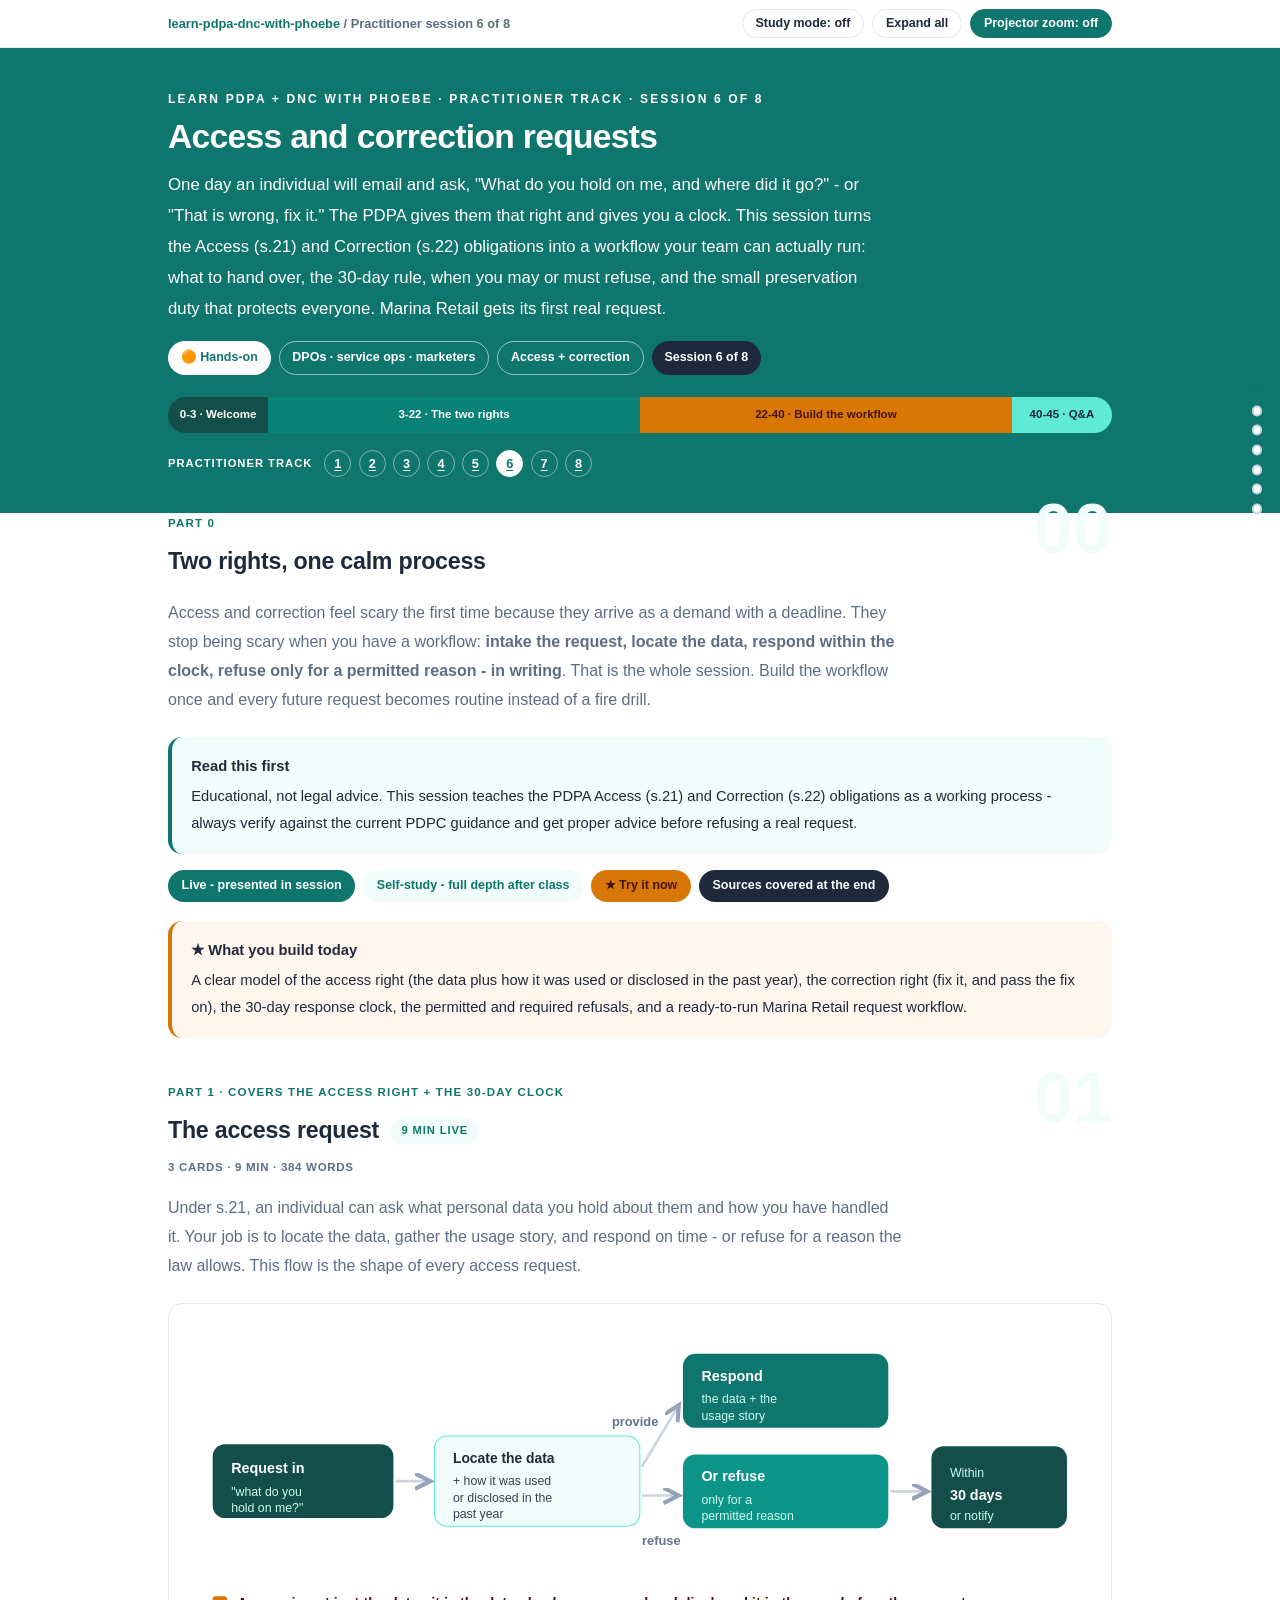
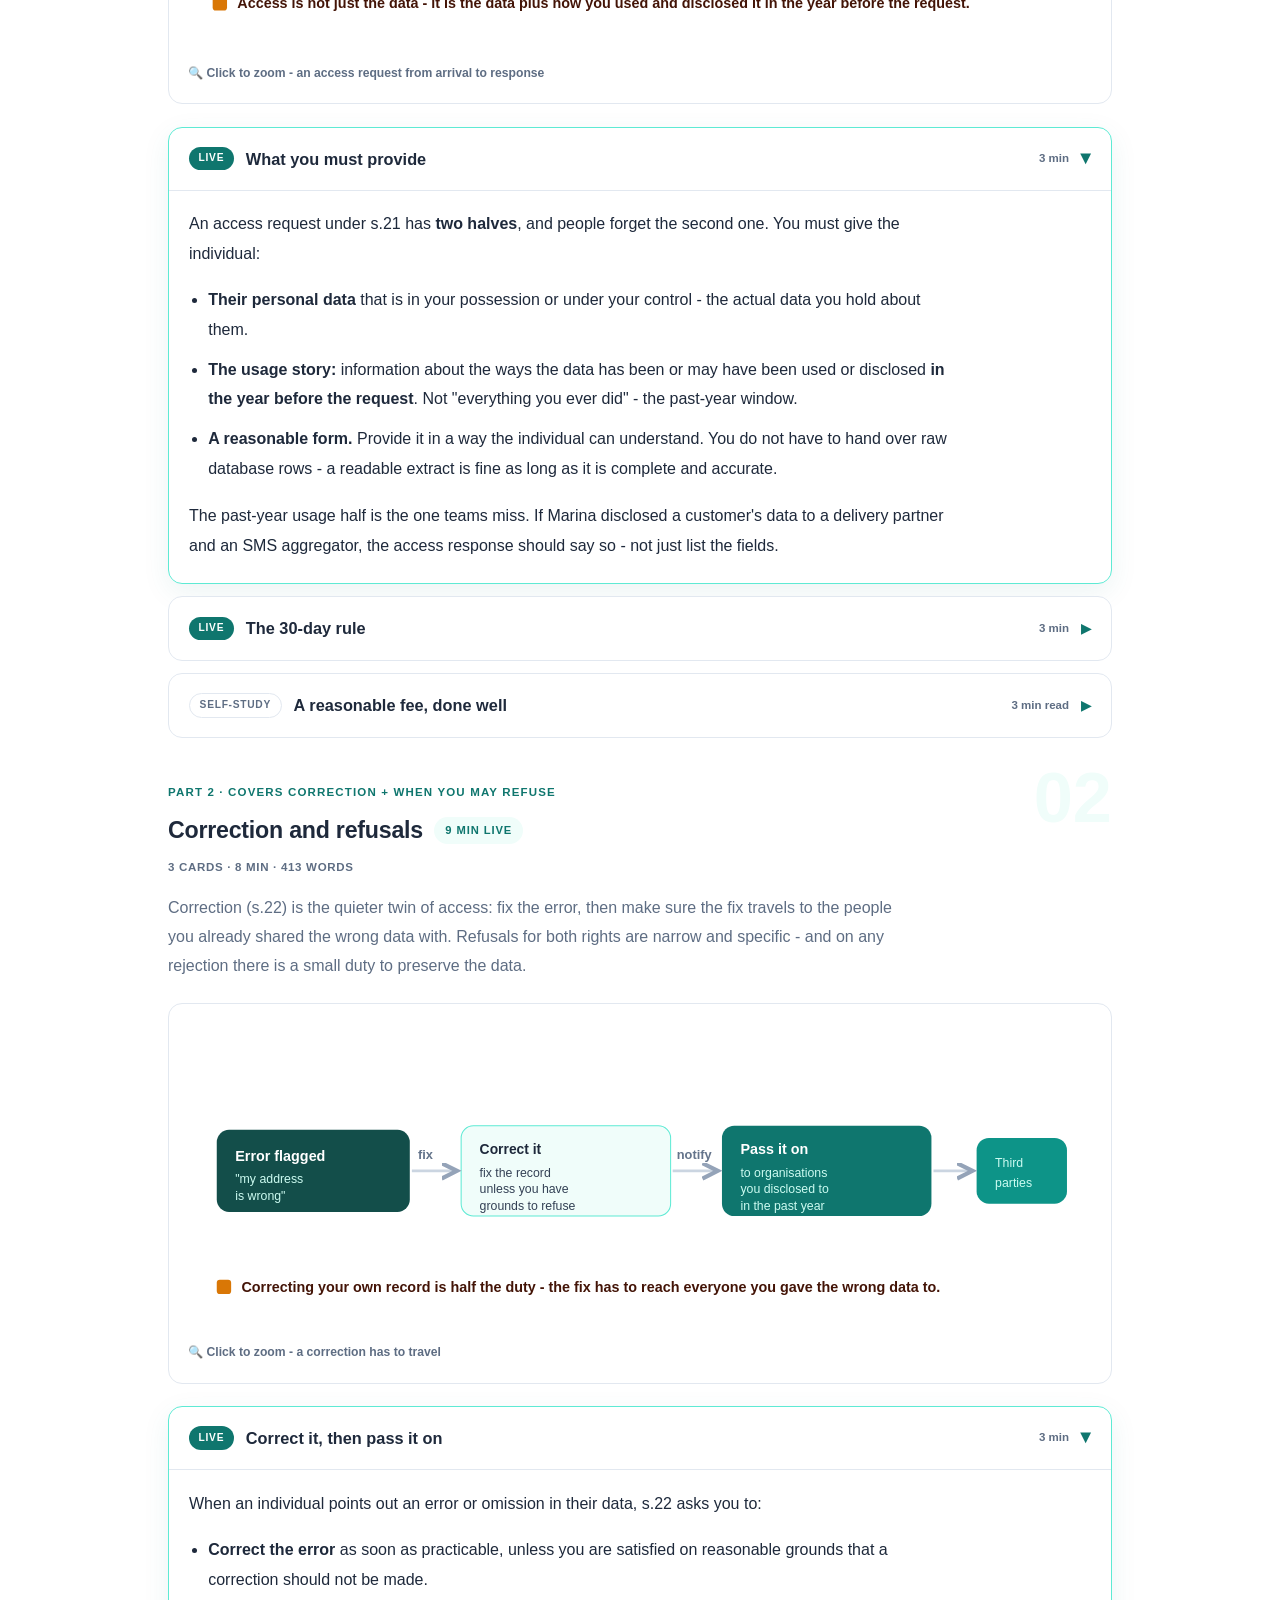
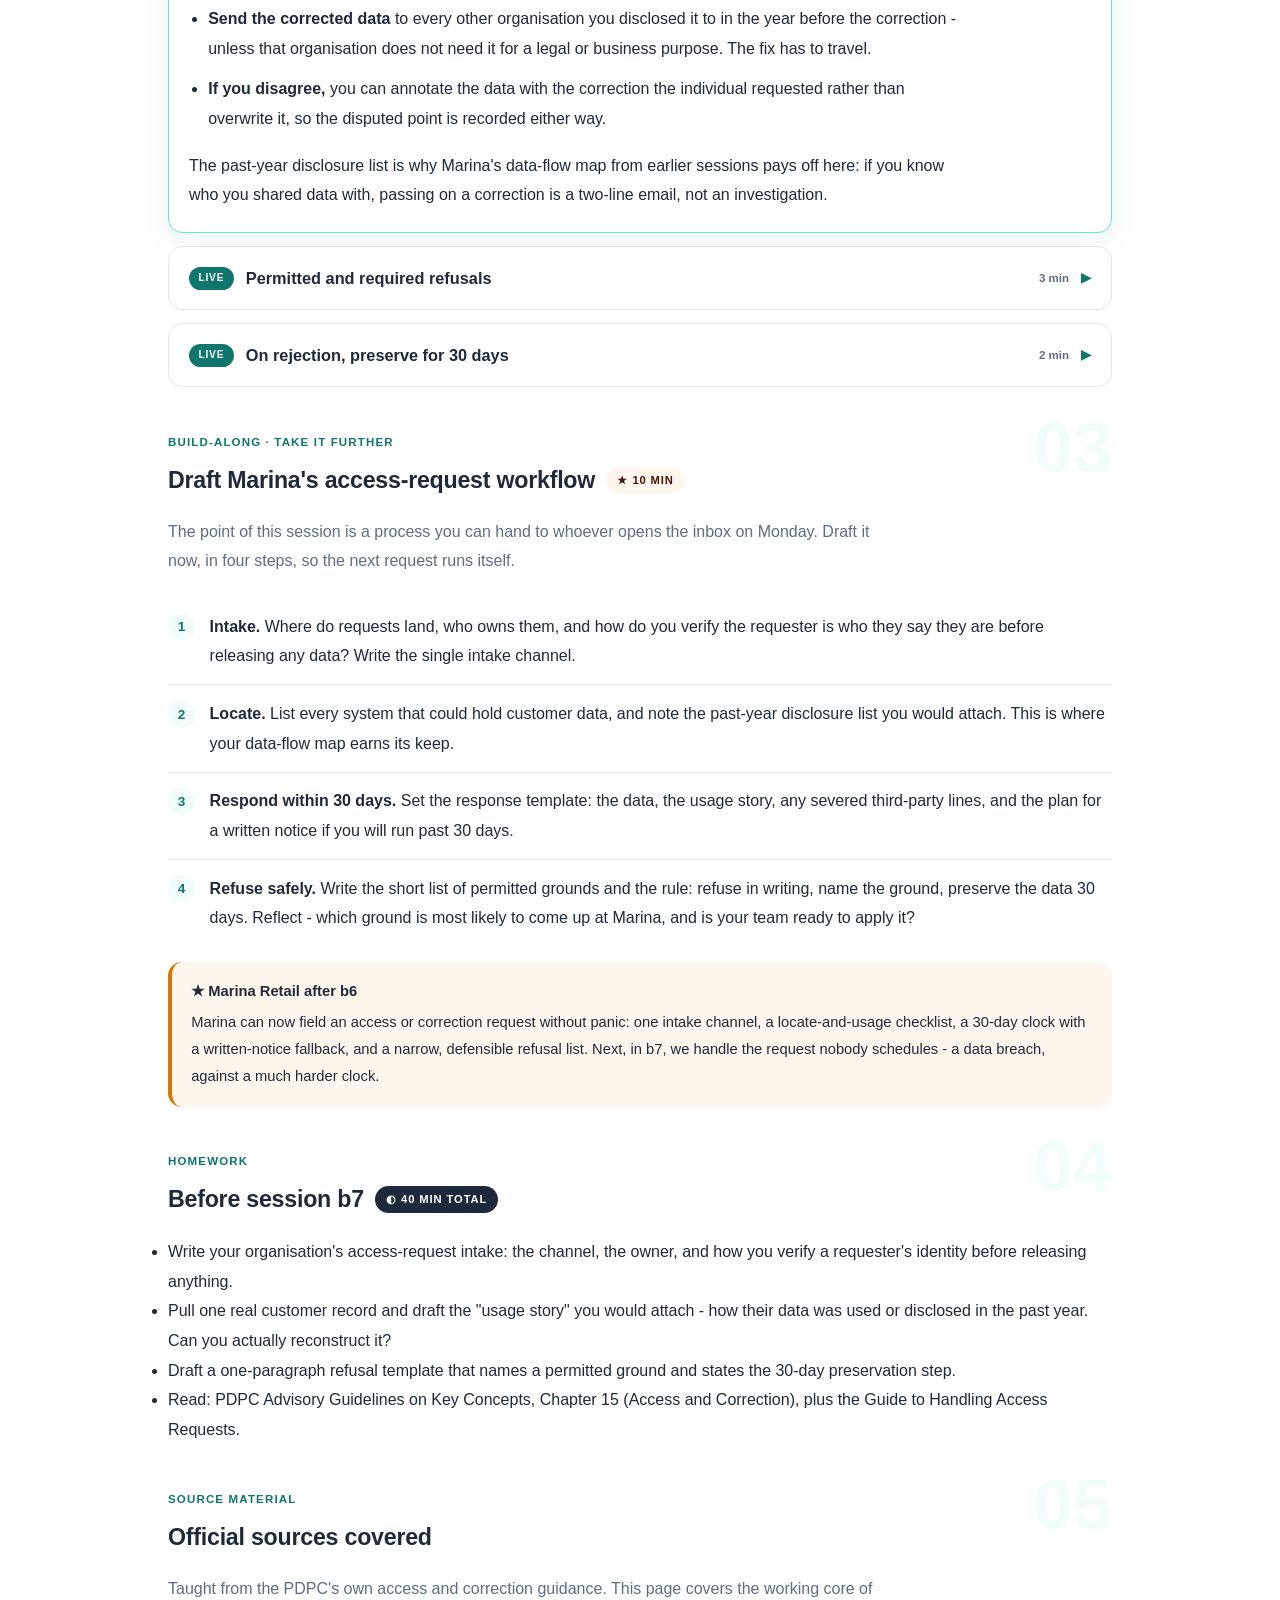
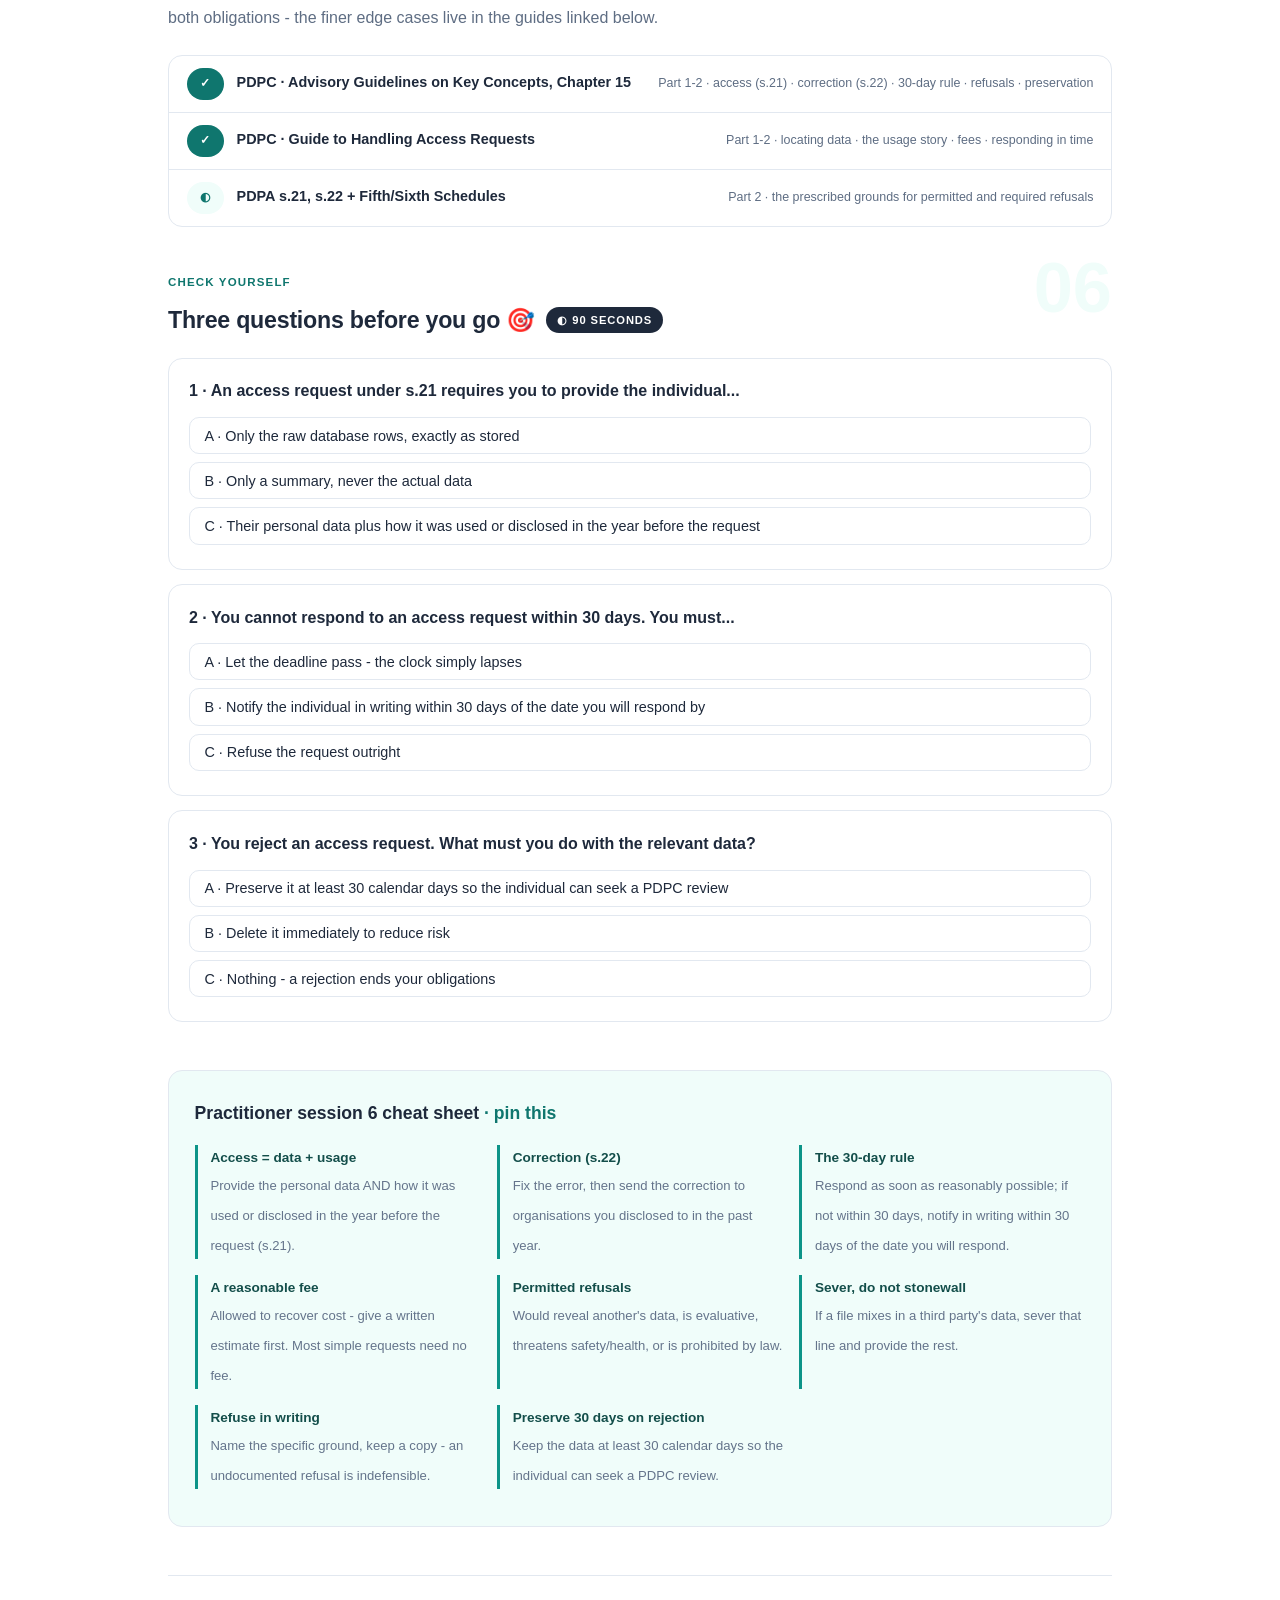
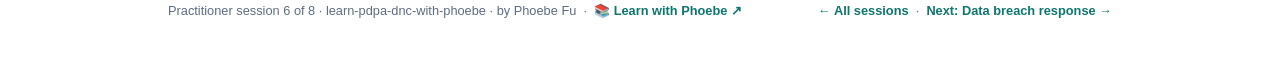
<file: courses/b6-access-correction.html>
<!DOCTYPE html>
<html lang="en">
<head>
<meta charset="UTF-8">
<meta name="viewport" content="width=device-width, initial-scale=1.0">
<!-- social:start -->
<meta name="description" content="Practitioner session 6 of 8. Access and correction feel scary the first time because they arrive as a demand with a deadline. They stop being scary when you have a workflow: intake the request...">
<meta property="og:type" content="article">
<meta property="og:site_name" content="Learn with Phoebe">
<meta property="og:title" content="Access and correction requests - learn PDPA + DNC with phoebe">
<meta property="og:description" content="Practitioner session 6 of 8. Access and correction feel scary the first time because they arrive as a demand with a deadline. They stop being scary when you have a workflow: intake the request...">
<meta property="og:url" content="https://phoebefu6.github.io/learn-pdpa-dnc-with-phoebe/courses/b6-access-correction.html">
<meta property="og:image" content="https://phoebefu6.github.io/learn-pdpa-dnc-with-phoebe/assets/og-cover.png">
<meta property="og:image:width" content="1200">
<meta property="og:image:height" content="630">
<meta name="twitter:card" content="summary_large_image">
<meta name="twitter:title" content="Access and correction requests - learn PDPA + DNC with phoebe">
<meta name="twitter:description" content="Practitioner session 6 of 8. Access and correction feel scary the first time because they arrive as a demand with a deadline. They stop being scary when you have a workflow: intake the request...">
<meta name="twitter:image" content="https://phoebefu6.github.io/learn-pdpa-dnc-with-phoebe/assets/og-cover.png">
<!-- social:end -->
<title>Practitioner session 6 · Access & correction requests - learn PDPA + DNC with phoebe</title>
<link rel="stylesheet" href="../assets/style.css?v=27">
</head>
<body>

<div class="toolbar">
  <div class="wrap">
    <span class="crumb"><a href="../index.html">learn-pdpa-dnc-with-phoebe</a> / Practitioner session 6 of 8</span>
    <button class="btn" id="toggle-all" type="button">Expand all</button>
    <button class="btn primary" id="zoom-toggle" type="button">Projector zoom: off</button>
  </div>
</div>

<header class="masthead">
  <div class="wrap">
    <div class="eyebrow">Learn PDPA + DNC with Phoebe · Practitioner track · Session 6 of 8</div>
    <h1>Access and correction <span class="accent">requests</span></h1>
    <p class="sub">One day an individual will email and ask, "What do you hold on me, and where did it go?" - or "That is wrong, fix it." The PDPA gives them that right and gives you a clock. This session turns the Access (s.21) and Correction (s.22) obligations into a workflow your team can actually run: what to hand over, the 30-day rule, when you may or must refuse, and the small preservation duty that protects everyone. Marina Retail gets its first real request.</p>
    <div class="chip-row">
      <span class="chip level">🟠 Hands-on</span>
      <span class="chip audience">DPOs · service ops · marketers</span>
      <span class="chip audience">Access + correction</span>
      <span class="chip time">Session 6 of 8</span>
    </div>
    <div class="agenda">
      <span class="a1" style="flex:1">0-3 · Welcome</span>
      <span class="a2" style="flex:4">3-22 · The two rights</span>
      <span class="a3" style="flex:4">22-40 · Build the workflow</span>
      <span class="a4" style="flex:1">40-45 · Q&amp;A</span>
    </div>
  </div>
</header>

<main class="wrap">

  <section class="section" id="intro">
    <div class="section-kicker">
      <span class="klabel">Part 0</span>
      <h2>Two rights, one calm process</h2>
    </div>
    <p class="lede">Access and correction feel scary the first time because they arrive as a demand with a deadline. They stop being scary when you have a workflow: <strong>intake the request, locate the data, respond within the clock, refuse only for a permitted reason - in writing</strong>. That is the whole session. Build the workflow once and every future request becomes routine instead of a fire drill.</p>
    <div class="callout tip">
      <strong>Read this first</strong>
      Educational, not legal advice. This session teaches the PDPA Access (s.21) and Correction (s.22) obligations as a working process - always verify against the current PDPC guidance and get proper advice before refusing a real request.
    </div>
    <div class="legend">
      <span class="pill solid">Live - presented in session</span>
      <span class="pill light">Self-study - full depth after class</span>
      <span class="pill peach">★ Try it now</span>
      <span class="pill inkpill">Sources covered at the end</span>
    </div>
    <div class="callout win">
      <strong>★ What you build today</strong>
      A clear model of the access right (the data plus how it was used or disclosed in the past year), the correction right (fix it, and pass the fix on), the 30-day response clock, the permitted and required refusals, and a ready-to-run Marina Retail request workflow.
    </div>
  </section>

  <section class="section" id="access">
    <div class="section-kicker">
      <span class="klabel">Part 1 · covers the access right + the 30-day clock</span>
      <h2>The access request <span class="tag concept">9 min live</span></h2>
    </div>
    <p class="lede">Under s.21, an individual can ask what personal data you hold about them and how you have handled it. Your job is to locate the data, gather the usage story, and respond on time - or refuse for a reason the law allows. This flow is the shape of every access request.</p>

    <figure class="zoomable">
      <svg viewBox="0 0 880 320" xmlns="http://www.w3.org/2000/svg" role="img" aria-label="Access request flow: request comes in, locate the data plus past-year use and disclosure, then respond within the clock or refuse for a permitted reason">
        <style>
          .b6aT { font: 700 14px Inter, sans-serif; fill: #FFFFFF; }
          .b6aI { font: 700 13.5px Inter, sans-serif; fill: #1E293B; }
          .b6aW { font: 400 12px Inter, sans-serif; fill: #CCFBF1; }
          .b6aS { font: 400 12px Inter, sans-serif; fill: #334155; }
          .b6aX { font: 600 12.5px Inter, sans-serif; fill: #64748B; }
          .b6aN { font: 600 14px Inter, sans-serif; fill: #431407; }
          .b6aArr { stroke: #CBD5E1; stroke-width: 2.5; fill: none; marker-end: url(#b6aAh); }
        </style>
        <defs>
          <marker id="b6aAh" markerWidth="9" markerHeight="9" refX="6" refY="3" orient="auto">
            <path d="M0,0 L6,3 L0,6" fill="none" stroke="#94A3B8" stroke-width="1.6"/>
          </marker>
        </defs>
        <rect x="24" y="118" width="176" height="72" rx="12" fill="#134E4A"/>
        <text class="b6aT" x="42" y="146">Request in</text>
        <text class="b6aW" x="42" y="168">"what do you</text>
        <text class="b6aW" x="42" y="184">hold on me?"</text>
        <rect x="240" y="110" width="200" height="88" rx="12" fill="#F0FDFA" stroke="#5EEAD4"/>
        <text class="b6aI" x="258" y="136">Locate the data</text>
        <text class="b6aS" x="258" y="158">+ how it was used</text>
        <text class="b6aS" x="258" y="174">or disclosed in the</text>
        <text class="b6aS" x="258" y="190">past year</text>
        <rect x="482" y="30" width="200" height="72" rx="12" fill="#0F766E"/>
        <text class="b6aT" x="500" y="56">Respond</text>
        <text class="b6aW" x="500" y="78">the data + the</text>
        <text class="b6aW" x="500" y="94">usage story</text>
        <rect x="482" y="128" width="200" height="72" rx="12" fill="#0D9488"/>
        <text class="b6aT" x="500" y="154">Or refuse</text>
        <text class="b6aW" x="500" y="176">only for a</text>
        <text class="b6aW" x="500" y="192">permitted reason</text>
        <rect x="724" y="120" width="132" height="80" rx="12" fill="#134E4A"/>
        <text class="b6aW" x="742" y="150">Within</text>
        <text class="b6aT" x="742" y="172">30 days</text>
        <text class="b6aW" x="742" y="192">or notify</text>
        <line class="b6aArr" x1="202" y1="154" x2="236" y2="154"/>
        <line class="b6aArr" x1="442" y1="140" x2="478" y2="80"/>
        <text class="b6aX" x="458" y="100" text-anchor="end">provide</text>
        <line class="b6aArr" x1="442" y1="168" x2="478" y2="168"/>
        <text class="b6aX" x="461" y="216" text-anchor="middle">refuse</text>
        <line class="b6aArr" x1="684" y1="164" x2="720" y2="164"/>
        <rect x="24" y="266" width="14" height="14" rx="3" fill="#D97706"/>
        <text class="b6aN" x="48" y="278">Access is not just the data - it is the data plus how you used and disclosed it in the year before the request.</text>
      </svg>
      <figcaption>🔍 Click to zoom - an access request from arrival to response</figcaption>
    </figure>

    <details class="card" open>
      <summary><span class="mode live">Live</span>What you must provide<span class="mini">3 min</span><span class="caret">▶</span></summary>
      <div class="body">
        <p>An access request under s.21 has <strong>two halves</strong>, and people forget the second one. You must give the individual:</p>
        <ul>
          <li><strong>Their personal data</strong> that is in your possession or under your control - the actual data you hold about them.</li>
          <li><strong>The usage story:</strong> information about the ways the data has been or may have been used or disclosed <strong>in the year before the request</strong>. Not "everything you ever did" - the past-year window.</li>
          <li><strong>A reasonable form.</strong> Provide it in a way the individual can understand. You do not have to hand over raw database rows - a readable extract is fine as long as it is complete and accurate.</li>
        </ul>
        <p>The past-year usage half is the one teams miss. If Marina disclosed a customer's data to a delivery partner and an SMS aggregator, the access response should say so - not just list the fields.</p>
      </div>
    </details>

    <details class="card">
      <summary><span class="mode live">Live</span>The 30-day rule<span class="mini">3 min</span><span class="caret">▶</span></summary>
      <div class="body">
        <p>The clock is the part everyone fears and the part that is simplest once stated plainly.</p>
        <ul>
          <li><strong>Respond as soon as reasonably possible.</strong> The default expectation is prompt, not last-minute.</li>
          <li><strong>The 30-day backstop.</strong> If you cannot respond within 30 days, you must <strong>notify the individual in writing within 30 days</strong> of the date by which you will respond. The clock does not just lapse - you owe a written heads-up.</li>
          <li><strong>A reasonable fee may be charged.</strong> You may charge to recover the cost of responding, but you must give a written fee estimate first, and you cannot charge for merely submitting the request.</li>
        </ul>
        <table class="clean">
          <thead><tr><th>Situation</th><th>What you owe</th></tr></thead>
          <tbody>
            <tr><td>Can respond in time</td><td>The data + usage story, as soon as reasonably possible</td></tr>
            <tr><td>Cannot respond within 30 days</td><td>Written notice, within 30 days, of the date you will respond by</td></tr>
            <tr><td>Responding costs real effort</td><td>A written fee estimate before you do the work</td></tr>
          </tbody>
        </table>
      </div>
    </details>

    <details class="card">
      <summary><span class="mode self">Self-study</span>A reasonable fee, done well<span class="mini">3 min read</span><span class="caret">▶</span></summary>
      <div class="body">
        <p>A fee is allowed to keep access sustainable, not to deter people. In practice, a well-run fee policy is boring on purpose:</p>
        <div class="steps">
          <div class="step"><p>Estimate the cost of locating, retrieving, and preparing the data before starting.</p></div>
          <div class="step"><p>Send the individual a written fee estimate and wait for them to agree before doing the billable work.</p></div>
          <div class="step"><p>Keep the fee to genuine cost recovery - the PDPC expects it to be reasonable, not a revenue line.</p></div>
        </div>
        <p>Most straightforward requests are handled without a fee at all. Reserve fees for genuinely large or effort-heavy retrievals, and document how you calculated them.</p>
      </div>
    </details>
  </section>

  <section class="section" id="correction">
    <div class="section-kicker">
      <span class="klabel">Part 2 · covers correction + when you may refuse</span>
      <h2>Correction and refusals <span class="tag concept">9 min live</span></h2>
    </div>
    <p class="lede">Correction (s.22) is the quieter twin of access: fix the error, then make sure the fix travels to the people you already shared the wrong data with. Refusals for both rights are narrow and specific - and on any rejection there is a small duty to preserve the data.</p>

    <figure class="zoomable">
      <svg viewBox="0 0 880 300" xmlns="http://www.w3.org/2000/svg" role="img" aria-label="Correction flow: correct the error, then pass the corrected data to third parties you disclosed it to in the past year">
        <style>
          .b6cT { font: 700 14px Inter, sans-serif; fill: #FFFFFF; }
          .b6cI { font: 700 13.5px Inter, sans-serif; fill: #1E293B; }
          .b6cW { font: 400 12px Inter, sans-serif; fill: #CCFBF1; }
          .b6cS { font: 400 12px Inter, sans-serif; fill: #334155; }
          .b6cX { font: 600 12.5px Inter, sans-serif; fill: #64748B; }
          .b6cN { font: 600 14px Inter, sans-serif; fill: #431407; }
          .b6cArr { stroke: #CBD5E1; stroke-width: 2.5; fill: none; marker-end: url(#b6cAh); }
        </style>
        <defs>
          <marker id="b6cAh" markerWidth="9" markerHeight="9" refX="6" refY="3" orient="auto">
            <path d="M0,0 L6,3 L0,6" fill="none" stroke="#94A3B8" stroke-width="1.6"/>
          </marker>
        </defs>
        <rect x="28" y="104" width="188" height="80" rx="12" fill="#134E4A"/>
        <text class="b6cT" x="46" y="134">Error flagged</text>
        <text class="b6cW" x="46" y="156">"my address</text>
        <text class="b6cW" x="46" y="172">is wrong"</text>
        <rect x="266" y="100" width="204" height="88" rx="12" fill="#F0FDFA" stroke="#5EEAD4"/>
        <text class="b6cI" x="284" y="128">Correct it</text>
        <text class="b6cS" x="284" y="150">fix the record</text>
        <text class="b6cS" x="284" y="166">unless you have</text>
        <text class="b6cS" x="284" y="182">grounds to refuse</text>
        <rect x="520" y="100" width="204" height="88" rx="12" fill="#0F766E"/>
        <text class="b6cT" x="538" y="128">Pass it on</text>
        <text class="b6cW" x="538" y="150">to organisations</text>
        <text class="b6cW" x="538" y="166">you disclosed to</text>
        <text class="b6cW" x="538" y="182">in the past year</text>
        <rect x="768" y="112" width="88" height="64" rx="12" fill="#0D9488"/>
        <text class="b6cW" x="786" y="140">Third</text>
        <text class="b6cW" x="786" y="160">parties</text>
        <line class="b6cArr" x1="218" y1="144" x2="262" y2="144"/>
        <text class="b6cX" x="224" y="132">fix</text>
        <line class="b6cArr" x1="472" y1="144" x2="516" y2="144"/>
        <text class="b6cX" x="476" y="132">notify</text>
        <line class="b6cArr" x1="726" y1="144" x2="764" y2="144"/>
        <rect x="28" y="250" width="14" height="14" rx="3" fill="#D97706"/>
        <text class="b6cN" x="52" y="262">Correcting your own record is half the duty - the fix has to reach everyone you gave the wrong data to.</text>
      </svg>
      <figcaption>🔍 Click to zoom - a correction has to travel</figcaption>
    </figure>

    <details class="card" open>
      <summary><span class="mode live">Live</span>Correct it, then pass it on<span class="mini">3 min</span><span class="caret">▶</span></summary>
      <div class="body">
        <p>When an individual points out an error or omission in their data, s.22 asks you to:</p>
        <ul>
          <li><strong>Correct the error</strong> as soon as practicable, unless you are satisfied on reasonable grounds that a correction should not be made.</li>
          <li><strong>Send the corrected data</strong> to every other organisation you disclosed it to in the year before the correction - unless that organisation does not need it for a legal or business purpose. The fix has to travel.</li>
          <li><strong>If you disagree,</strong> you can annotate the data with the correction the individual requested rather than overwrite it, so the disputed point is recorded either way.</li>
        </ul>
        <p>The past-year disclosure list is why Marina's data-flow map from earlier sessions pays off here: if you know who you shared data with, passing on a correction is a two-line email, not an investigation.</p>
      </div>
    </details>

    <details class="card">
      <summary><span class="mode live">Live</span>Permitted and required refusals<span class="mini">3 min</span><span class="caret">▶</span></summary>
      <div class="body">
        <p>You cannot refuse just because a request is inconvenient. Refusals are limited to specific, prescribed situations. Access may be refused - and in some cases <strong>must</strong> be refused - where providing it would:</p>
        <ul>
          <li><strong>Reveal another individual's personal data</strong> (unless that person consents or it can be reasonably severed).</li>
          <li><strong>Reveal evaluative or opinion data</strong> held for an evaluative purpose - for example, an interview assessment or a promotion decision.</li>
          <li><strong>Threaten someone's safety or health</strong> - the individual's or another person's.</li>
          <li><strong>Be prohibited by law,</strong> or reveal confidential commercial information in prescribed circumstances.</li>
        </ul>
        <div class="callout example">
          <span class="ex-pill">Real world</span>
          <p><strong>Marina handles a request.</strong> A customer emails: "Send me everything you have, and who you shared it with." Marina locates the profile, purchase history, and the past-year list of disclosures (a delivery partner, an SMS aggregator). But the file also contains a staff note naming another customer in a dispute. Marina severs that line - it would reveal a third party - provides everything else, and responds well inside 30 days. One request, handled calmly, because the workflow already existed.</p>
        </div>
      </div>
    </details>

    <details class="card">
      <summary><span class="mode live">Live</span>On rejection, preserve for 30 days<span class="mini">2 min</span><span class="caret">▶</span></summary>
      <div class="body">
        <p>If you reject an access request, there is a small but important duty: <strong>preserve the relevant data for at least 30 calendar days</strong> after rejecting, so the individual has time to ask the PDPC to review your decision. Do not delete the data the moment you say no - that would take away their route to recourse.</p>
        <div class="callout tip">
          <strong>Refuse in writing, always</strong>
          A refusal that is not written down is a refusal you cannot defend. State the specific ground, keep a copy, and start the 30-day preservation clock the day you reject. The individual's next step may be a PDPC review, and you want the record ready.
        </div>
      </div>
    </details>
  </section>

  <section class="section" id="exercise">
    <div class="section-kicker">
      <span class="klabel">Build-along · take it further</span>
      <h2>Draft Marina's access-request workflow <span class="tag demo">★ 10 min</span></h2>
    </div>
    <p class="lede">The point of this session is a process you can hand to whoever opens the inbox on Monday. Draft it now, in four steps, so the next request runs itself.</p>
    <div class="steps">
      <div class="step"><p><strong>Intake.</strong> Where do requests land, who owns them, and how do you verify the requester is who they say they are before releasing any data? Write the single intake channel.</p></div>
      <div class="step"><p><strong>Locate.</strong> List every system that could hold customer data, and note the past-year disclosure list you would attach. This is where your data-flow map earns its keep.</p></div>
      <div class="step"><p><strong>Respond within 30 days.</strong> Set the response template: the data, the usage story, any severed third-party lines, and the plan for a written notice if you will run past 30 days.</p></div>
      <div class="step"><p><strong>Refuse safely.</strong> Write the short list of permitted grounds and the rule: refuse in writing, name the ground, preserve the data 30 days. Reflect - which ground is most likely to come up at Marina, and is your team ready to apply it?</p></div>
    </div>
    <div class="callout win">
      <strong>★ Marina Retail after b6</strong>
      Marina can now field an access or correction request without panic: one intake channel, a locate-and-usage checklist, a 30-day clock with a written-notice fallback, and a narrow, defensible refusal list. Next, in b7, we handle the request nobody schedules - a data breach, against a much harder clock.
    </div>
  </section>

  <section class="section" id="homework">
    <div class="section-kicker">
      <span class="klabel">Homework</span>
      <h2>Before session b7 <span class="tag exercise">◐ 40 min total</span></h2>
    </div>
    <ul>
      <li>Write your organisation's access-request intake: the channel, the owner, and how you verify a requester's identity before releasing anything.</li>
      <li>Pull one real customer record and draft the "usage story" you would attach - how their data was used or disclosed in the past year. Can you actually reconstruct it?</li>
      <li>Draft a one-paragraph refusal template that names a permitted ground and states the 30-day preservation step.</li>
      <li>Read: PDPC Advisory Guidelines on Key Concepts, Chapter 15 (Access and Correction), plus the Guide to Handling Access Requests.</li>
    </ul>
  </section>

  <section class="section" id="official">
    <div class="section-kicker">
      <span class="klabel">Source material</span>
      <h2>Official sources covered</h2>
    </div>
    <p class="lede">Taught from the PDPC's own access and correction guidance. This page covers the working core of both obligations - the finer edge cases live in the guides linked below.</p>
    <div class="covered">
      <div class="covered-row"><span class="status pill solid">✓</span><span class="name">PDPC · Advisory Guidelines on Key Concepts, Chapter 15</span><span class="note">Part 1-2 · access (s.21) · correction (s.22) · 30-day rule · refusals · preservation</span></div>
      <div class="covered-row"><span class="status pill solid">✓</span><span class="name">PDPC · Guide to Handling Access Requests</span><span class="note">Part 1-2 · locating data · the usage story · fees · responding in time</span></div>
      <div class="covered-row"><span class="status pill light">◐</span><span class="name">PDPA s.21, s.22 + Fifth/Sixth Schedules</span><span class="note">Part 2 · the prescribed grounds for permitted and required refusals</span></div>
    </div>
  </section>

  <section class="section" id="quiz">
    <div class="section-kicker">
      <span class="klabel">Check yourself</span>
      <h2>Three questions before you go 🎯 <span class="tag exercise">◐ 90 seconds</span></h2>
    </div>
    <div class="quiz-q" data-answer="2">
      <p class="qtext">1 · An access request under s.21 requires you to provide the individual...</p>
      <button class="qopt" type="button">A · Only the raw database rows, exactly as stored</button>
      <button class="qopt" type="button">B · Only a summary, never the actual data</button>
      <button class="qopt" type="button">C · Their personal data plus how it was used or disclosed in the year before the request</button>
      <p class="qwhy">Access has two halves: the data itself, and the usage story for the past year. Teams often deliver the data and forget the year of use-and-disclosure information.</p>
    </div>
    <div class="quiz-q" data-answer="1">
      <p class="qtext">2 · You cannot respond to an access request within 30 days. You must...</p>
      <button class="qopt" type="button">A · Let the deadline pass - the clock simply lapses</button>
      <button class="qopt" type="button">B · Notify the individual in writing within 30 days of the date you will respond by</button>
      <button class="qopt" type="button">C · Refuse the request outright</button>
      <p class="qwhy">You respond as soon as reasonably possible; if you cannot meet 30 days, you owe a written notice within 30 days stating the date you will respond by. The clock does not just expire.</p>
    </div>
    <div class="quiz-q" data-answer="0">
      <p class="qtext">3 · You reject an access request. What must you do with the relevant data?</p>
      <button class="qopt" type="button">A · Preserve it at least 30 calendar days so the individual can seek a PDPC review</button>
      <button class="qopt" type="button">B · Delete it immediately to reduce risk</button>
      <button class="qopt" type="button">C · Nothing - a rejection ends your obligations</button>
      <p class="qwhy">On rejection you must preserve the data for at least 30 days, because the individual's route to recourse is asking the PDPC to review your decision - and they need the data to still exist.</p>
    </div>
    <p class="quiz-score"></p>
  </section>

  <section class="cheat" id="cheatsheet">
    <h3>Practitioner session 6 cheat sheet <span>· pin this</span></h3>
    <div class="grid-2">
      <div class="cheat-item"><b>Access = data + usage</b><span>Provide the personal data AND how it was used or disclosed in the year before the request (s.21).</span></div>
      <div class="cheat-item"><b>Correction (s.22)</b><span>Fix the error, then send the correction to organisations you disclosed to in the past year.</span></div>
      <div class="cheat-item"><b>The 30-day rule</b><span>Respond as soon as reasonably possible; if not within 30 days, notify in writing within 30 days of the date you will respond.</span></div>
      <div class="cheat-item"><b>A reasonable fee</b><span>Allowed to recover cost - give a written estimate first. Most simple requests need no fee.</span></div>
      <div class="cheat-item"><b>Permitted refusals</b><span>Would reveal another's data, is evaluative, threatens safety/health, or is prohibited by law.</span></div>
      <div class="cheat-item"><b>Sever, do not stonewall</b><span>If a file mixes in a third party's data, sever that line and provide the rest.</span></div>
      <div class="cheat-item"><b>Refuse in writing</b><span>Name the specific ground, keep a copy - an undocumented refusal is indefensible.</span></div>
      <div class="cheat-item"><b>Preserve 30 days on rejection</b><span>Keep the data at least 30 calendar days so the individual can seek a PDPC review.</span></div>
    </div>
  </section>

  <footer class="pagefoot">
    <span>Practitioner session 6 of 8 · learn-pdpa-dnc-with-phoebe · by Phoebe Fu &nbsp;·&nbsp; 📚 <a href="https://phoebefu6.github.io/learn-with-phoebe/">Learn with Phoebe ↗</a></span>
    <span><a href="../index.html">← All sessions</a> &nbsp;·&nbsp; <a href="b7-breach-response.html">Next: Data breach response →</a></span>
  </footer>

</main>

<script src="../assets/app.js?v=25"></script>
</body>
</html>
</file>
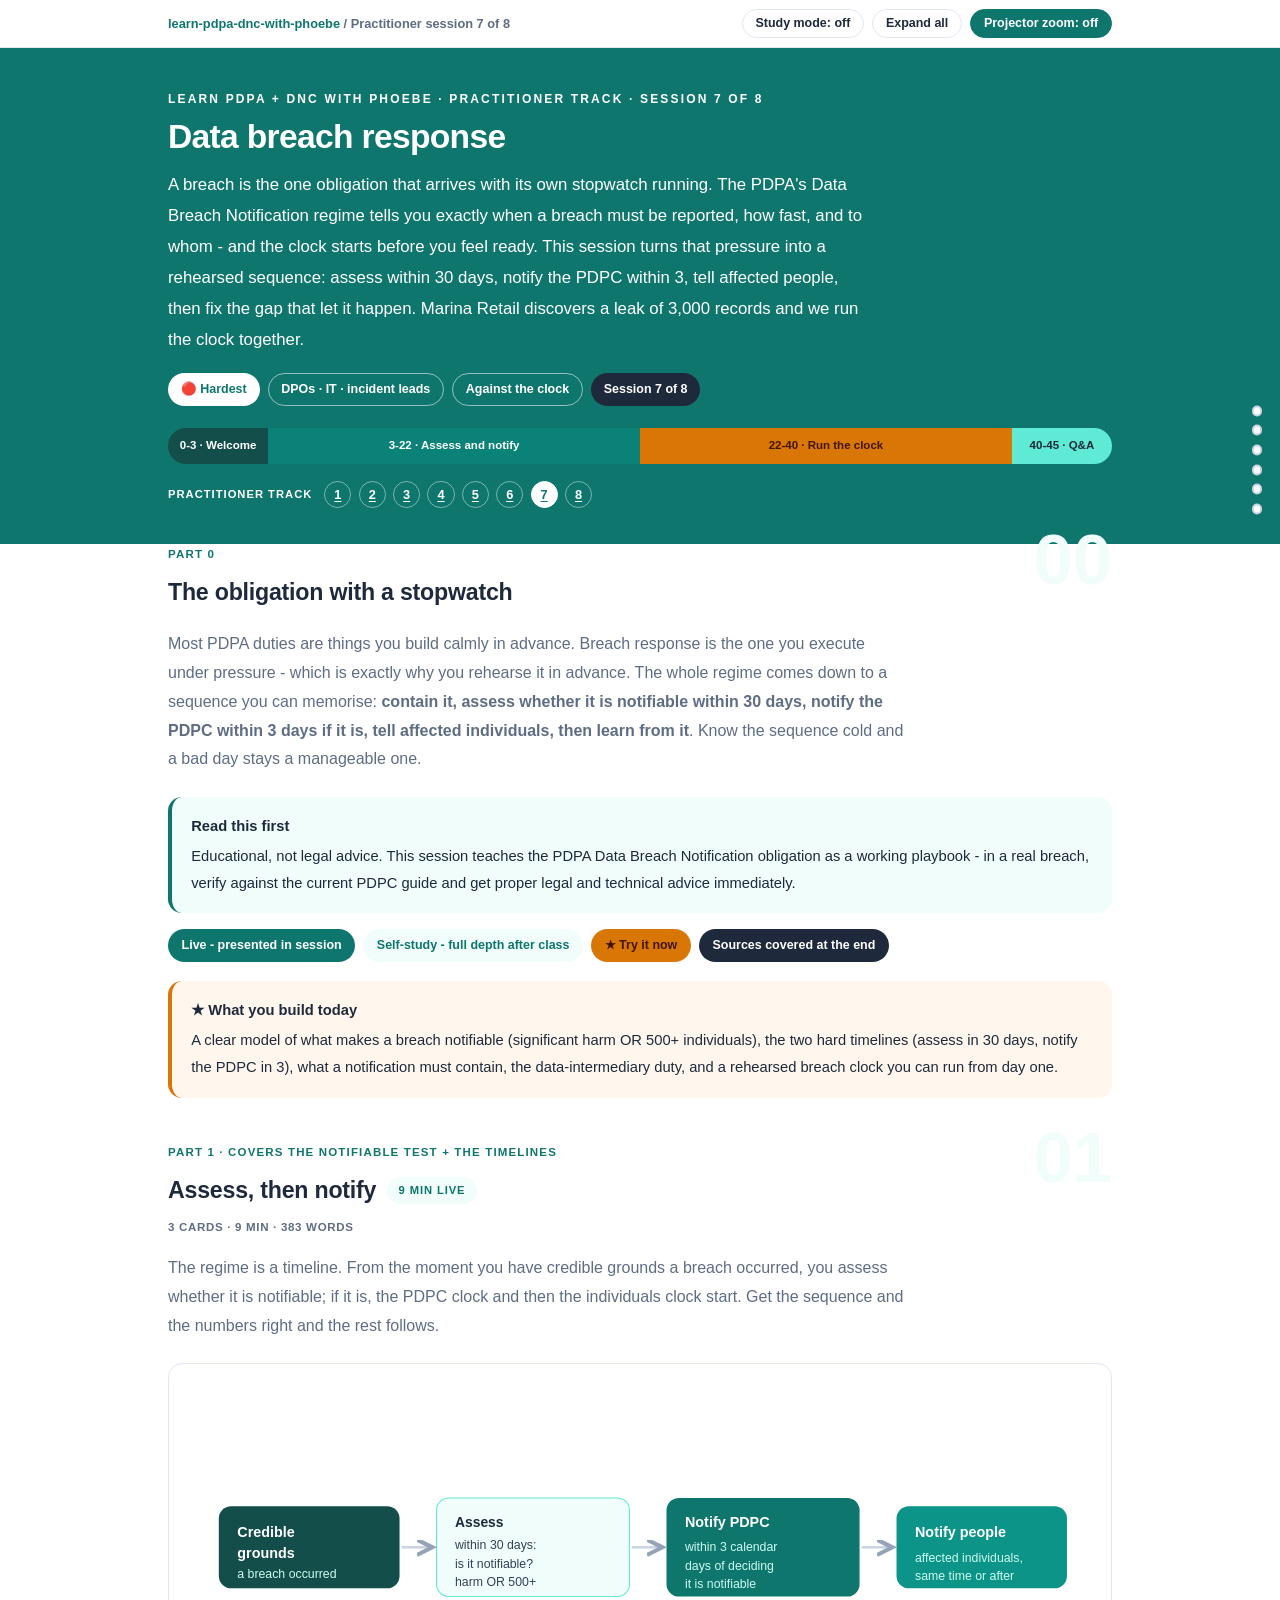
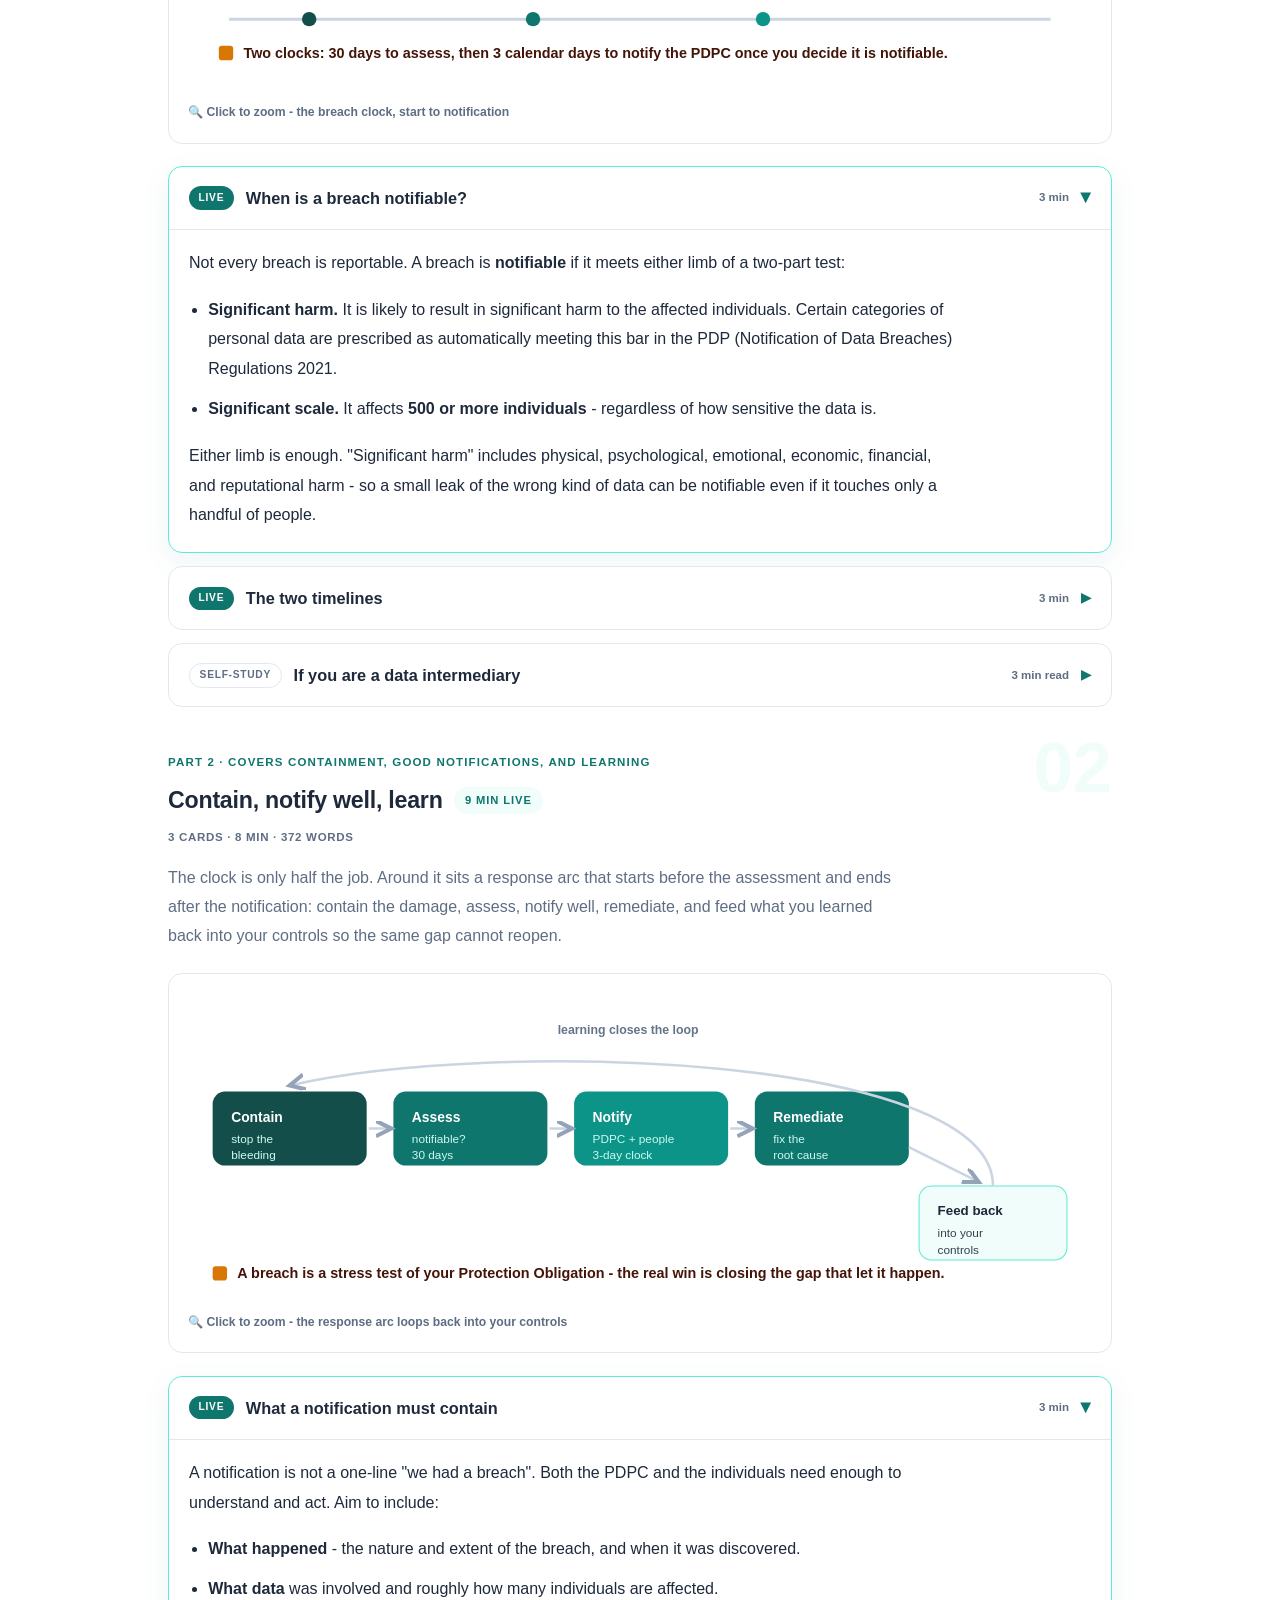
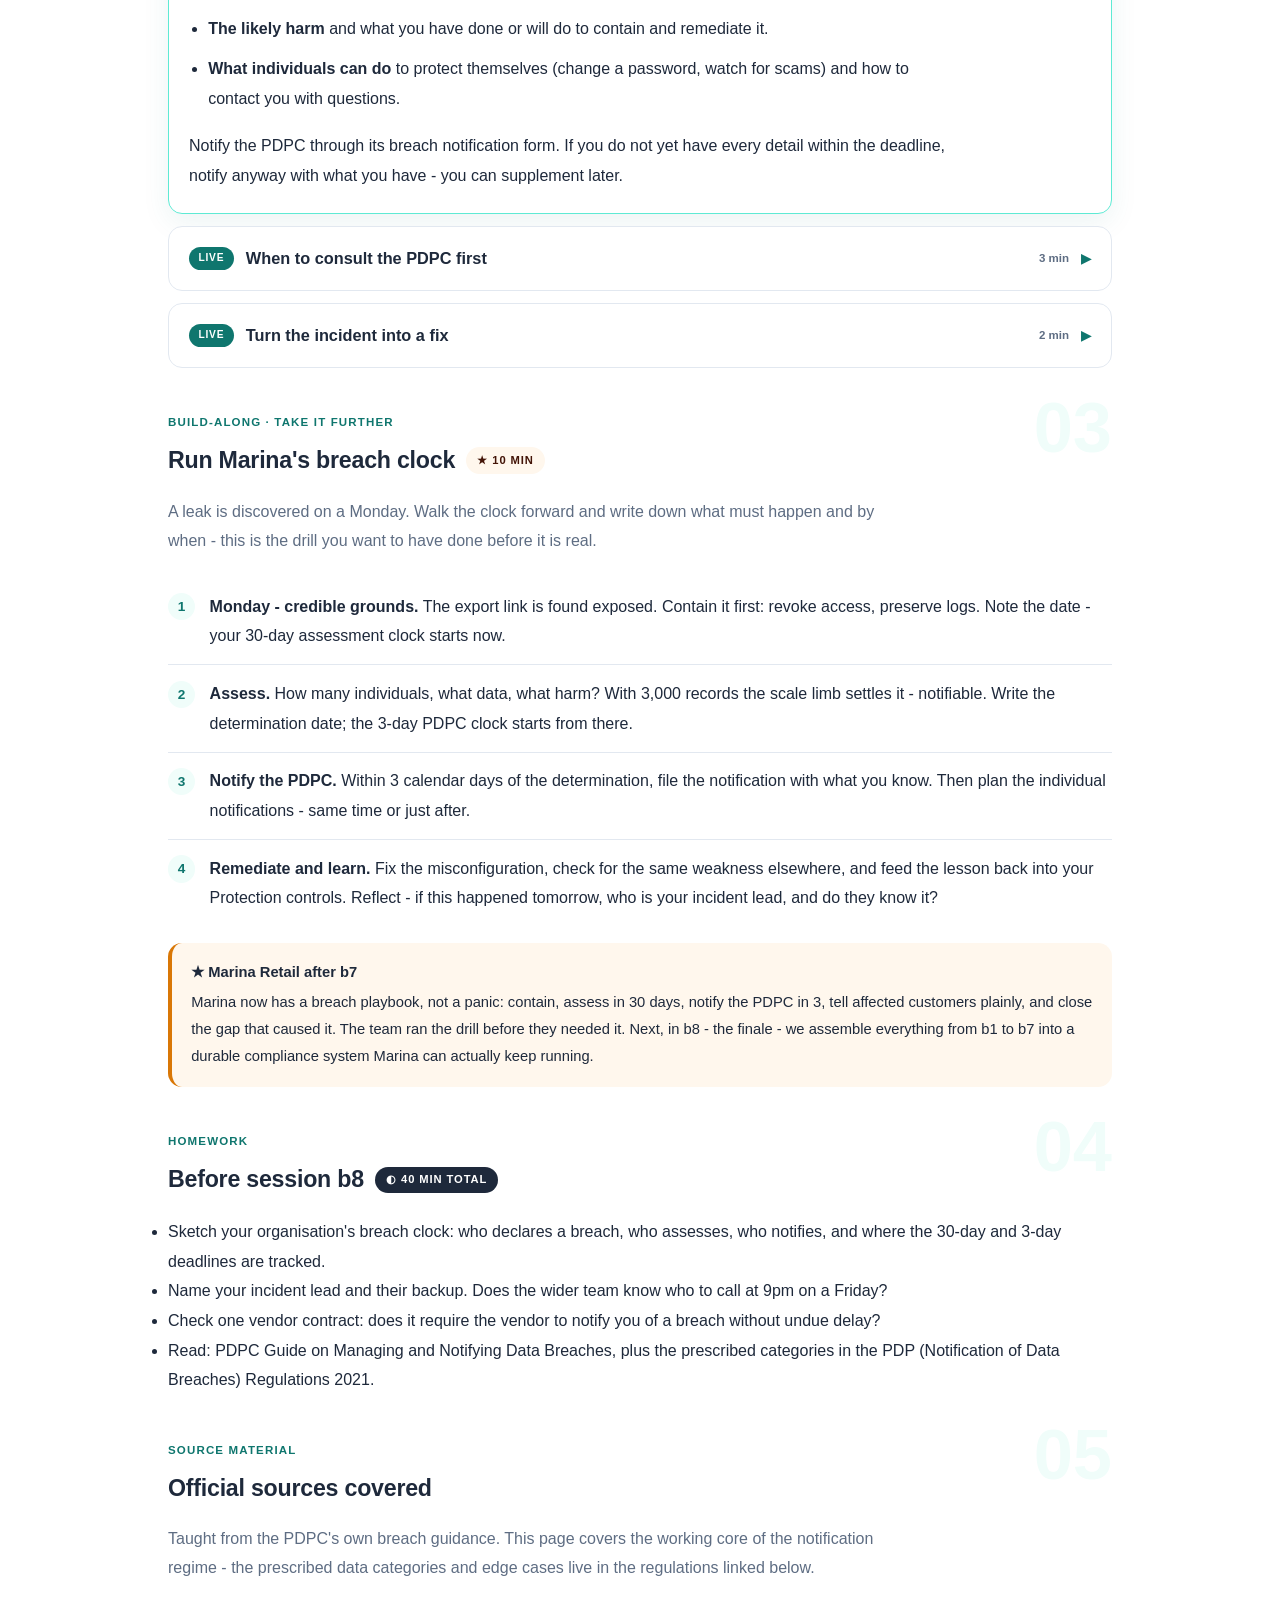
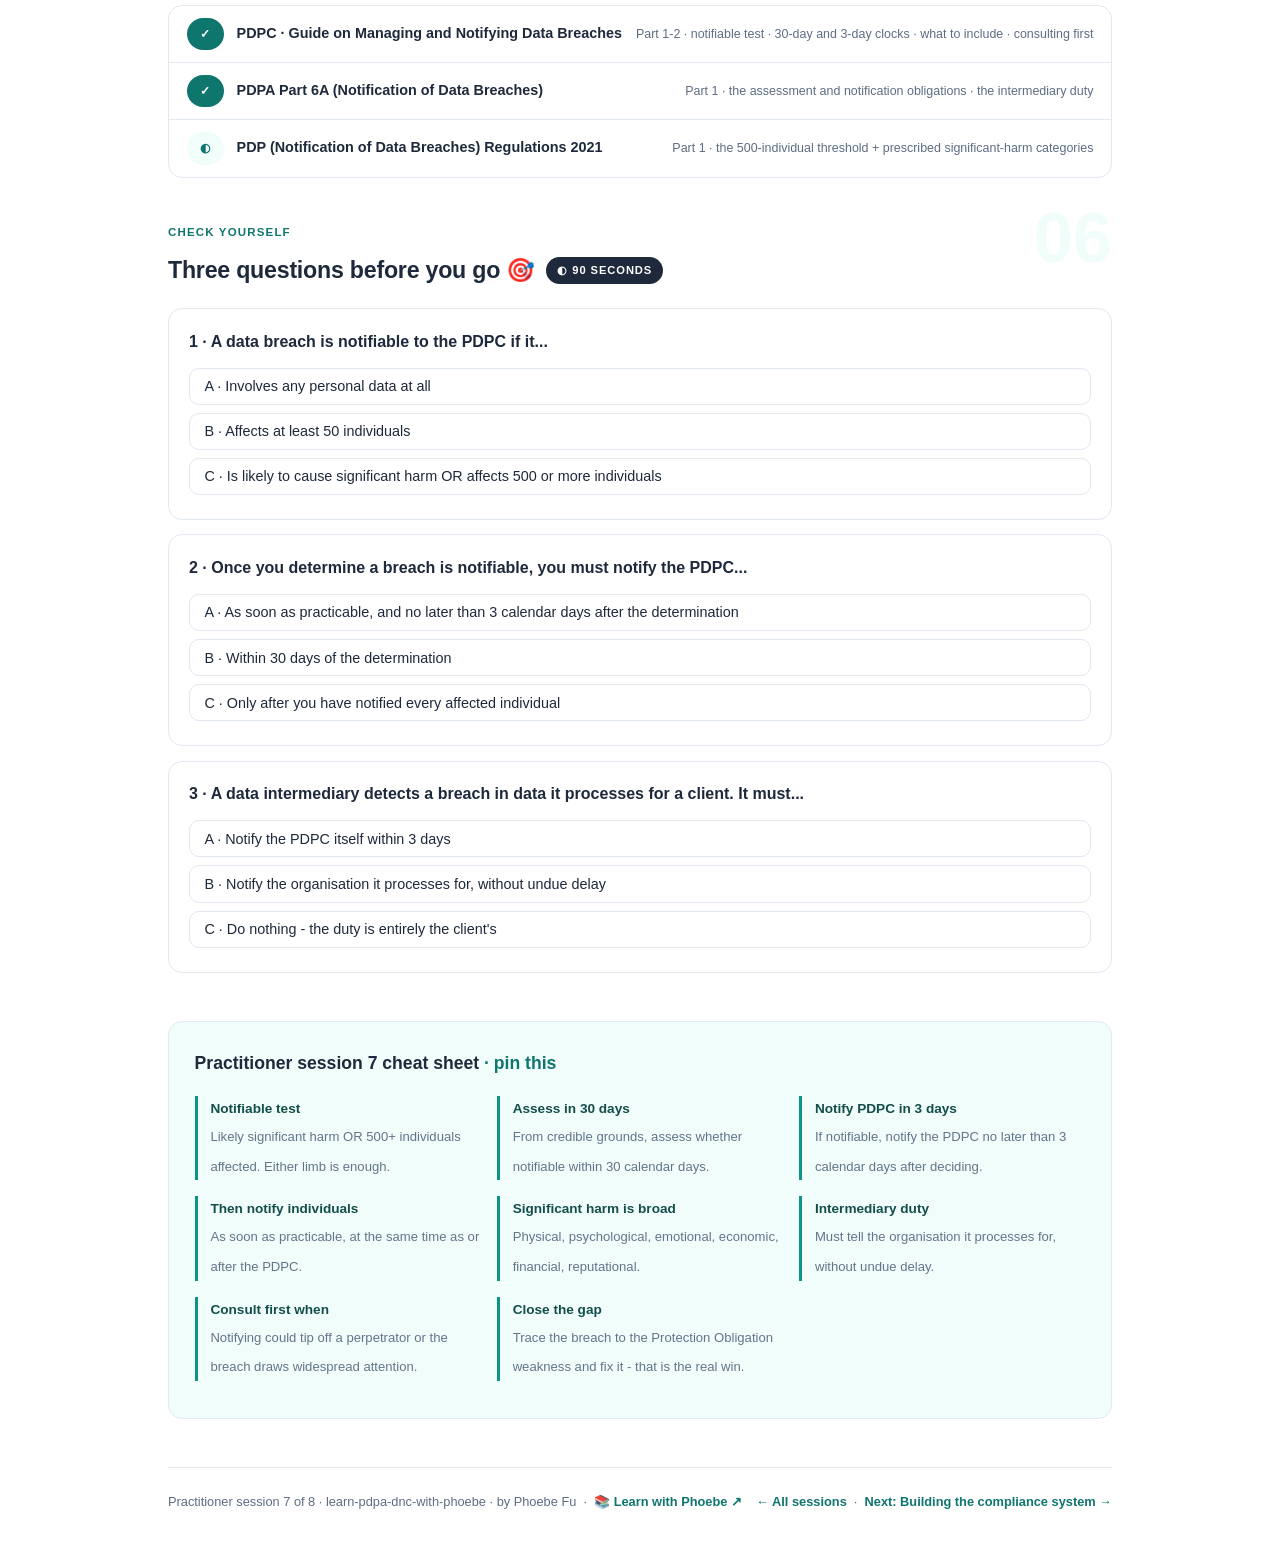
<file: courses/b7-breach-response.html>
<!DOCTYPE html>
<html lang="en">
<head>
<meta charset="UTF-8">
<meta name="viewport" content="width=device-width, initial-scale=1.0">
<!-- social:start -->
<meta name="description" content="Practitioner session 7 of 8. Most PDPA duties are things you build calmly in advance. Breach response is the one you execute under pressure - which is exactly why you rehearse it in advance. The...">
<meta property="og:type" content="article">
<meta property="og:site_name" content="Learn with Phoebe">
<meta property="og:title" content="Data breach response - learn PDPA + DNC with phoebe">
<meta property="og:description" content="Practitioner session 7 of 8. Most PDPA duties are things you build calmly in advance. Breach response is the one you execute under pressure - which is exactly why you rehearse it in advance. The...">
<meta property="og:url" content="https://phoebefu6.github.io/learn-pdpa-dnc-with-phoebe/courses/b7-breach-response.html">
<meta property="og:image" content="https://phoebefu6.github.io/learn-pdpa-dnc-with-phoebe/assets/og-cover.png">
<meta property="og:image:width" content="1200">
<meta property="og:image:height" content="630">
<meta name="twitter:card" content="summary_large_image">
<meta name="twitter:title" content="Data breach response - learn PDPA + DNC with phoebe">
<meta name="twitter:description" content="Practitioner session 7 of 8. Most PDPA duties are things you build calmly in advance. Breach response is the one you execute under pressure - which is exactly why you rehearse it in advance. The...">
<meta name="twitter:image" content="https://phoebefu6.github.io/learn-pdpa-dnc-with-phoebe/assets/og-cover.png">
<!-- social:end -->
<title>Practitioner session 7 · Data breach response - learn PDPA + DNC with phoebe</title>
<link rel="stylesheet" href="../assets/style.css?v=27">
</head>
<body>

<div class="toolbar">
  <div class="wrap">
    <span class="crumb"><a href="../index.html">learn-pdpa-dnc-with-phoebe</a> / Practitioner session 7 of 8</span>
    <button class="btn" id="toggle-all" type="button">Expand all</button>
    <button class="btn primary" id="zoom-toggle" type="button">Projector zoom: off</button>
  </div>
</div>

<header class="masthead">
  <div class="wrap">
    <div class="eyebrow">Learn PDPA + DNC with Phoebe · Practitioner track · Session 7 of 8</div>
    <h1>Data breach <span class="accent">response</span></h1>
    <p class="sub">A breach is the one obligation that arrives with its own stopwatch running. The PDPA's Data Breach Notification regime tells you exactly when a breach must be reported, how fast, and to whom - and the clock starts before you feel ready. This session turns that pressure into a rehearsed sequence: assess within 30 days, notify the PDPC within 3, tell affected people, then fix the gap that let it happen. Marina Retail discovers a leak of 3,000 records and we run the clock together.</p>
    <div class="chip-row">
      <span class="chip level">🔴 Hardest</span>
      <span class="chip audience">DPOs · IT · incident leads</span>
      <span class="chip audience">Against the clock</span>
      <span class="chip time">Session 7 of 8</span>
    </div>
    <div class="agenda">
      <span class="a1" style="flex:1">0-3 · Welcome</span>
      <span class="a2" style="flex:4">3-22 · Assess and notify</span>
      <span class="a3" style="flex:4">22-40 · Run the clock</span>
      <span class="a4" style="flex:1">40-45 · Q&amp;A</span>
    </div>
  </div>
</header>

<main class="wrap">

  <section class="section" id="intro">
    <div class="section-kicker">
      <span class="klabel">Part 0</span>
      <h2>The obligation with a stopwatch</h2>
    </div>
    <p class="lede">Most PDPA duties are things you build calmly in advance. Breach response is the one you execute under pressure - which is exactly why you rehearse it in advance. The whole regime comes down to a sequence you can memorise: <strong>contain it, assess whether it is notifiable within 30 days, notify the PDPC within 3 days if it is, tell affected individuals, then learn from it</strong>. Know the sequence cold and a bad day stays a manageable one.</p>
    <div class="callout tip">
      <strong>Read this first</strong>
      Educational, not legal advice. This session teaches the PDPA Data Breach Notification obligation as a working playbook - in a real breach, verify against the current PDPC guide and get proper legal and technical advice immediately.
    </div>
    <div class="legend">
      <span class="pill solid">Live - presented in session</span>
      <span class="pill light">Self-study - full depth after class</span>
      <span class="pill peach">★ Try it now</span>
      <span class="pill inkpill">Sources covered at the end</span>
    </div>
    <div class="callout win">
      <strong>★ What you build today</strong>
      A clear model of what makes a breach notifiable (significant harm OR 500+ individuals), the two hard timelines (assess in 30 days, notify the PDPC in 3), what a notification must contain, the data-intermediary duty, and a rehearsed breach clock you can run from day one.
    </div>
  </section>

  <section class="section" id="assess">
    <div class="section-kicker">
      <span class="klabel">Part 1 · covers the notifiable test + the timelines</span>
      <h2>Assess, then notify <span class="tag concept">9 min live</span></h2>
    </div>
    <p class="lede">The regime is a timeline. From the moment you have credible grounds a breach occurred, you assess whether it is notifiable; if it is, the PDPC clock and then the individuals clock start. Get the sequence and the numbers right and the rest follows.</p>

    <figure class="zoomable">
      <svg viewBox="0 0 880 300" xmlns="http://www.w3.org/2000/svg" role="img" aria-label="Breach timeline: credible grounds, assess within 30 days, if notifiable notify the PDPC within 3 calendar days, then notify affected individuals">
        <style>
          .b7bT { font: 700 14px Inter, sans-serif; fill: #FFFFFF; }
          .b7bI { font: 700 13.5px Inter, sans-serif; fill: #1E293B; }
          .b7bW { font: 400 12px Inter, sans-serif; fill: #CCFBF1; }
          .b7bS { font: 400 12px Inter, sans-serif; fill: #334155; }
          .b7bX { font: 600 12.5px Inter, sans-serif; fill: #64748B; }
          .b7bN { font: 600 14px Inter, sans-serif; fill: #431407; }
          .b7bArr { stroke: #CBD5E1; stroke-width: 2.5; fill: none; marker-end: url(#b7bAh); }
        </style>
        <defs>
          <marker id="b7bAh" markerWidth="9" markerHeight="9" refX="6" refY="3" orient="auto">
            <path d="M0,0 L6,3 L0,6" fill="none" stroke="#94A3B8" stroke-width="1.6"/>
          </marker>
        </defs>
        <line x1="40" y1="230" x2="840" y2="230" stroke="#CBD5E1" stroke-width="3"/>
        <rect x="30" y="120" width="176" height="80" rx="12" fill="#134E4A"/>
        <text class="b7bT" x="48" y="150">Credible</text>
        <text class="b7bT" x="48" y="170">grounds</text>
        <text class="b7bW" x="48" y="190">a breach occurred</text>
        <rect x="242" y="112" width="188" height="96" rx="12" fill="#F0FDFA" stroke="#5EEAD4"/>
        <text class="b7bI" x="260" y="140">Assess</text>
        <text class="b7bS" x="260" y="162">within 30 days:</text>
        <text class="b7bS" x="260" y="180">is it notifiable?</text>
        <text class="b7bS" x="260" y="198">harm OR 500+</text>
        <rect x="466" y="112" width="188" height="96" rx="12" fill="#0F766E"/>
        <text class="b7bT" x="484" y="140">Notify PDPC</text>
        <text class="b7bW" x="484" y="164">within 3 calendar</text>
        <text class="b7bW" x="484" y="182">days of deciding</text>
        <text class="b7bW" x="484" y="200">it is notifiable</text>
        <rect x="690" y="120" width="166" height="80" rx="12" fill="#0D9488"/>
        <text class="b7bT" x="708" y="150">Notify people</text>
        <text class="b7bW" x="708" y="174">affected individuals,</text>
        <text class="b7bW" x="708" y="192">same time or after</text>
        <circle cx="118" cy="230" r="7" fill="#134E4A"/>
        <circle cx="336" cy="230" r="7" fill="#0F766E"/>
        <circle cx="560" cy="230" r="7" fill="#0D9488"/>
        <line class="b7bArr" x1="208" y1="160" x2="238" y2="160"/>
        <line class="b7bArr" x1="432" y1="160" x2="462" y2="160"/>
        <line class="b7bArr" x1="656" y1="160" x2="686" y2="160"/>
        <rect x="30" y="256" width="14" height="14" rx="3" fill="#D97706"/>
        <text class="b7bN" x="54" y="268">Two clocks: 30 days to assess, then 3 calendar days to notify the PDPC once you decide it is notifiable.</text>
      </svg>
      <figcaption>🔍 Click to zoom - the breach clock, start to notification</figcaption>
    </figure>

    <details class="card" open>
      <summary><span class="mode live">Live</span>When is a breach notifiable?<span class="mini">3 min</span><span class="caret">▶</span></summary>
      <div class="body">
        <p>Not every breach is reportable. A breach is <strong>notifiable</strong> if it meets either limb of a two-part test:</p>
        <ul>
          <li><strong>Significant harm.</strong> It is likely to result in significant harm to the affected individuals. Certain categories of personal data are prescribed as automatically meeting this bar in the PDP (Notification of Data Breaches) Regulations 2021.</li>
          <li><strong>Significant scale.</strong> It affects <strong>500 or more individuals</strong> - regardless of how sensitive the data is.</li>
        </ul>
        <p>Either limb is enough. "Significant harm" includes physical, psychological, emotional, economic, financial, and reputational harm - so a small leak of the wrong kind of data can be notifiable even if it touches only a handful of people.</p>
      </div>
    </details>

    <details class="card">
      <summary><span class="mode live">Live</span>The two timelines<span class="mini">3 min</span><span class="caret">▶</span></summary>
      <div class="body">
        <p>The numbers are the part you must not fumble under pressure. There are two clocks:</p>
        <ul>
          <li><strong>Assess within 30 days.</strong> Once you have credible grounds that a breach occurred, take reasonable and expeditious steps to assess whether it is notifiable - within 30 calendar days.</li>
          <li><strong>Notify the PDPC within 3 calendar days.</strong> If you decide it is notifiable, notify the PDPC as soon as practicable, and in any case <strong>no later than 3 calendar days</strong> after you make that determination.</li>
          <li><strong>Then notify affected individuals</strong> as soon as practicable - at the same time as, or after, notifying the PDPC (never carelessly before, so you do not cause panic without facts).</li>
        </ul>
        <table class="clean">
          <thead><tr><th>Milestone</th><th>Deadline</th></tr></thead>
          <tbody>
            <tr><td>Assess whether notifiable</td><td>Within 30 calendar days of credible grounds</td></tr>
            <tr><td>Notify the PDPC</td><td>No later than 3 calendar days after deciding it is notifiable</td></tr>
            <tr><td>Notify affected individuals</td><td>As soon as practicable, at the same time as or after the PDPC</td></tr>
          </tbody>
        </table>
      </div>
    </details>

    <details class="card">
      <summary><span class="mode self">Self-study</span>If you are a data intermediary<span class="mini">3 min read</span><span class="caret">▶</span></summary>
      <div class="body">
        <p>A data intermediary - an organisation that processes personal data on behalf of and for the purposes of another - has a narrower but firm duty. If it detects a breach in the data it processes, it must <strong>notify the organisation it processes for, without undue delay</strong>. The intermediary does not assess or notify the PDPC itself; that responsibility sits with the organisation whose data it is.</p>
        <div class="steps">
          <div class="step"><p>Intermediary detects a possible breach in the data it handles for a client.</p></div>
          <div class="step"><p>It notifies that client organisation without undue delay - the client's assessment clock effectively depends on this.</p></div>
          <div class="step"><p>The organisation assesses, and if notifiable, runs the PDPC and individual notifications.</p></div>
        </div>
        <p>If you use vendors, make sure your contracts require them to tell you fast. Their delay becomes your missed deadline.</p>
      </div>
    </details>
  </section>

  <section class="section" id="respond">
    <div class="section-kicker">
      <span class="klabel">Part 2 · covers containment, good notifications, and learning</span>
      <h2>Contain, notify well, learn <span class="tag concept">9 min live</span></h2>
    </div>
    <p class="lede">The clock is only half the job. Around it sits a response arc that starts before the assessment and ends after the notification: contain the damage, assess, notify well, remediate, and feed what you learned back into your controls so the same gap cannot reopen.</p>

    <figure class="zoomable">
      <svg viewBox="0 0 880 300" xmlns="http://www.w3.org/2000/svg" role="img" aria-label="Breach response arc: contain, assess, notify the PDPC and individuals, remediate, then feed back into controls">
        <style>
          .b7cT { font: 700 13.5px Inter, sans-serif; fill: #FFFFFF; }
          .b7cI { font: 700 13px Inter, sans-serif; fill: #1E293B; }
          .b7cW { font: 400 11.5px Inter, sans-serif; fill: #CCFBF1; }
          .b7cS { font: 400 11.5px Inter, sans-serif; fill: #334155; }
          .b7cX { font: 600 12px Inter, sans-serif; fill: #64748B; }
          .b7cN { font: 600 14px Inter, sans-serif; fill: #431407; }
          .b7cArr { stroke: #CBD5E1; stroke-width: 2.5; fill: none; marker-end: url(#b7cAh); }
        </style>
        <defs>
          <marker id="b7cAh" markerWidth="9" markerHeight="9" refX="6" refY="3" orient="auto">
            <path d="M0,0 L6,3 L0,6" fill="none" stroke="#94A3B8" stroke-width="1.6"/>
          </marker>
        </defs>
        <rect x="24" y="96" width="150" height="72" rx="12" fill="#134E4A"/>
        <text class="b7cT" x="42" y="126">Contain</text>
        <text class="b7cW" x="42" y="146">stop the</text>
        <text class="b7cW" x="42" y="162">bleeding</text>
        <rect x="200" y="96" width="150" height="72" rx="12" fill="#0F766E"/>
        <text class="b7cT" x="218" y="126">Assess</text>
        <text class="b7cW" x="218" y="146">notifiable?</text>
        <text class="b7cW" x="218" y="162">30 days</text>
        <rect x="376" y="96" width="150" height="72" rx="12" fill="#0D9488"/>
        <text class="b7cT" x="394" y="126">Notify</text>
        <text class="b7cW" x="394" y="146">PDPC + people</text>
        <text class="b7cW" x="394" y="162">3-day clock</text>
        <rect x="552" y="96" width="150" height="72" rx="12" fill="#0F766E"/>
        <text class="b7cT" x="570" y="126">Remediate</text>
        <text class="b7cW" x="570" y="146">fix the</text>
        <text class="b7cW" x="570" y="162">root cause</text>
        <rect x="712" y="188" width="144" height="72" rx="12" fill="#F0FDFA" stroke="#5EEAD4"/>
        <text class="b7cI" x="730" y="216">Feed back</text>
        <text class="b7cS" x="730" y="238">into your</text>
        <text class="b7cS" x="730" y="254">controls</text>
        <line class="b7cArr" x1="176" y1="132" x2="198" y2="132"/>
        <line class="b7cArr" x1="352" y1="132" x2="374" y2="132"/>
        <line class="b7cArr" x1="528" y1="132" x2="550" y2="132"/>
        <line class="b7cArr" x1="702" y1="150" x2="770" y2="184"/>
        <path class="b7cArr" d="M784,188 C784,60 300,44 99,90" />
        <text class="b7cX" x="360" y="40">learning closes the loop</text>
        <rect x="24" y="266" width="14" height="14" rx="3" fill="#D97706"/>
        <text class="b7cN" x="48" y="278">A breach is a stress test of your Protection Obligation - the real win is closing the gap that let it happen.</text>
      </svg>
      <figcaption>🔍 Click to zoom - the response arc loops back into your controls</figcaption>
    </figure>

    <details class="card" open>
      <summary><span class="mode live">Live</span>What a notification must contain<span class="mini">3 min</span><span class="caret">▶</span></summary>
      <div class="body">
        <p>A notification is not a one-line "we had a breach". Both the PDPC and the individuals need enough to understand and act. Aim to include:</p>
        <ul>
          <li><strong>What happened</strong> - the nature and extent of the breach, and when it was discovered.</li>
          <li><strong>What data</strong> was involved and roughly how many individuals are affected.</li>
          <li><strong>The likely harm</strong> and what you have done or will do to contain and remediate it.</li>
          <li><strong>What individuals can do</strong> to protect themselves (change a password, watch for scams) and how to contact you with questions.</li>
        </ul>
        <p>Notify the PDPC through its breach notification form. If you do not yet have every detail within the deadline, notify anyway with what you have - you can supplement later.</p>
      </div>
    </details>

    <details class="card">
      <summary><span class="mode live">Live</span>When to consult the PDPC first<span class="mini">3 min</span><span class="caret">▶</span></summary>
      <div class="body">
        <p>Usually you notify individuals at the same time as or shortly after the PDPC. But in some cases you should <strong>consult the PDPC before notifying individuals</strong> - for example, where notifying could tip off a perpetrator, interfere with an investigation, or where the breach is likely to attract widespread public attention and a coordinated message matters.</p>
        <div class="callout example">
          <span class="ex-pill">Real world</span>
          <p><strong>Marina has a leak of 3,000 records.</strong> A misconfigured export exposed name, email, and order history for 3,000 customers. Scale alone (500+) makes it notifiable - Marina does not even need to argue about harm. The team contains it (revokes the export link), assesses well inside 30 days, notifies the PDPC within 3 days of confirming it is notifiable, then emails the 3,000 customers with plain steps: what leaked, that no passwords or cards were involved, and how to reach the DPO. One rehearsed sequence, no scramble.</p>
        </div>
      </div>
    </details>

    <details class="card">
      <summary><span class="mode live">Live</span>Turn the incident into a fix<span class="mini">2 min</span><span class="caret">▶</span></summary>
      <div class="body">
        <p>The notification is not the finish line. A breach is direct evidence that a control failed - so the last step is to use it. Trace the incident to the Protection Obligation gap that allowed it (a misconfiguration, an over-broad access right, a missing review) and close that gap, then check whether the same weakness exists elsewhere.</p>
        <div class="callout tip">
          <strong>Rehearse before you need it</strong>
          The organisations that handle breaches well are not the ones that never have them - they are the ones who wrote the playbook, named the incident lead, and ran a tabletop drill before the real thing. Do the drill on a quiet Tuesday, not during the actual leak.
        </div>
      </div>
    </details>
  </section>

  <section class="section" id="exercise">
    <div class="section-kicker">
      <span class="klabel">Build-along · take it further</span>
      <h2>Run Marina's breach clock <span class="tag demo">★ 10 min</span></h2>
    </div>
    <p class="lede">A leak is discovered on a Monday. Walk the clock forward and write down what must happen and by when - this is the drill you want to have done before it is real.</p>
    <div class="steps">
      <div class="step"><p><strong>Monday - credible grounds.</strong> The export link is found exposed. Contain it first: revoke access, preserve logs. Note the date - your 30-day assessment clock starts now.</p></div>
      <div class="step"><p><strong>Assess.</strong> How many individuals, what data, what harm? With 3,000 records the scale limb settles it - notifiable. Write the determination date; the 3-day PDPC clock starts from there.</p></div>
      <div class="step"><p><strong>Notify the PDPC.</strong> Within 3 calendar days of the determination, file the notification with what you know. Then plan the individual notifications - same time or just after.</p></div>
      <div class="step"><p><strong>Remediate and learn.</strong> Fix the misconfiguration, check for the same weakness elsewhere, and feed the lesson back into your Protection controls. Reflect - if this happened tomorrow, who is your incident lead, and do they know it?</p></div>
    </div>
    <div class="callout win">
      <strong>★ Marina Retail after b7</strong>
      Marina now has a breach playbook, not a panic: contain, assess in 30 days, notify the PDPC in 3, tell affected customers plainly, and close the gap that caused it. The team ran the drill before they needed it. Next, in b8 - the finale - we assemble everything from b1 to b7 into a durable compliance system Marina can actually keep running.
    </div>
  </section>

  <section class="section" id="homework">
    <div class="section-kicker">
      <span class="klabel">Homework</span>
      <h2>Before session b8 <span class="tag exercise">◐ 40 min total</span></h2>
    </div>
    <ul>
      <li>Sketch your organisation's breach clock: who declares a breach, who assesses, who notifies, and where the 30-day and 3-day deadlines are tracked.</li>
      <li>Name your incident lead and their backup. Does the wider team know who to call at 9pm on a Friday?</li>
      <li>Check one vendor contract: does it require the vendor to notify you of a breach without undue delay?</li>
      <li>Read: PDPC Guide on Managing and Notifying Data Breaches, plus the prescribed categories in the PDP (Notification of Data Breaches) Regulations 2021.</li>
    </ul>
  </section>

  <section class="section" id="official">
    <div class="section-kicker">
      <span class="klabel">Source material</span>
      <h2>Official sources covered</h2>
    </div>
    <p class="lede">Taught from the PDPC's own breach guidance. This page covers the working core of the notification regime - the prescribed data categories and edge cases live in the regulations linked below.</p>
    <div class="covered">
      <div class="covered-row"><span class="status pill solid">✓</span><span class="name">PDPC · Guide on Managing and Notifying Data Breaches</span><span class="note">Part 1-2 · notifiable test · 30-day and 3-day clocks · what to include · consulting first</span></div>
      <div class="covered-row"><span class="status pill solid">✓</span><span class="name">PDPA Part 6A (Notification of Data Breaches)</span><span class="note">Part 1 · the assessment and notification obligations · the intermediary duty</span></div>
      <div class="covered-row"><span class="status pill light">◐</span><span class="name">PDP (Notification of Data Breaches) Regulations 2021</span><span class="note">Part 1 · the 500-individual threshold + prescribed significant-harm categories</span></div>
    </div>
  </section>

  <section class="section" id="quiz">
    <div class="section-kicker">
      <span class="klabel">Check yourself</span>
      <h2>Three questions before you go 🎯 <span class="tag exercise">◐ 90 seconds</span></h2>
    </div>
    <div class="quiz-q" data-answer="2">
      <p class="qtext">1 · A data breach is notifiable to the PDPC if it...</p>
      <button class="qopt" type="button">A · Involves any personal data at all</button>
      <button class="qopt" type="button">B · Affects at least 50 individuals</button>
      <button class="qopt" type="button">C · Is likely to cause significant harm OR affects 500 or more individuals</button>
      <p class="qwhy">Either limb triggers notification: significant harm to affected individuals, OR significant scale of 500 or more individuals. You do not need both.</p>
    </div>
    <div class="quiz-q" data-answer="0">
      <p class="qtext">2 · Once you determine a breach is notifiable, you must notify the PDPC...</p>
      <button class="qopt" type="button">A · As soon as practicable, and no later than 3 calendar days after the determination</button>
      <button class="qopt" type="button">B · Within 30 days of the determination</button>
      <button class="qopt" type="button">C · Only after you have notified every affected individual</button>
      <p class="qwhy">You have up to 30 days to assess whether it is notifiable; once you decide it is, the PDPC must be notified no later than 3 calendar days after that determination.</p>
    </div>
    <div class="quiz-q" data-answer="1">
      <p class="qtext">3 · A data intermediary detects a breach in data it processes for a client. It must...</p>
      <button class="qopt" type="button">A · Notify the PDPC itself within 3 days</button>
      <button class="qopt" type="button">B · Notify the organisation it processes for, without undue delay</button>
      <button class="qopt" type="button">C · Do nothing - the duty is entirely the client's</button>
      <p class="qwhy">The intermediary's duty is to alert the organisation it processes for, without undue delay. That organisation then assesses and, if notifiable, handles the PDPC and individual notifications.</p>
    </div>
    <p class="quiz-score"></p>
  </section>

  <section class="cheat" id="cheatsheet">
    <h3>Practitioner session 7 cheat sheet <span>· pin this</span></h3>
    <div class="grid-2">
      <div class="cheat-item"><b>Notifiable test</b><span>Likely significant harm OR 500+ individuals affected. Either limb is enough.</span></div>
      <div class="cheat-item"><b>Assess in 30 days</b><span>From credible grounds, assess whether notifiable within 30 calendar days.</span></div>
      <div class="cheat-item"><b>Notify PDPC in 3 days</b><span>If notifiable, notify the PDPC no later than 3 calendar days after deciding.</span></div>
      <div class="cheat-item"><b>Then notify individuals</b><span>As soon as practicable, at the same time as or after the PDPC.</span></div>
      <div class="cheat-item"><b>Significant harm is broad</b><span>Physical, psychological, emotional, economic, financial, reputational.</span></div>
      <div class="cheat-item"><b>Intermediary duty</b><span>Must tell the organisation it processes for, without undue delay.</span></div>
      <div class="cheat-item"><b>Consult first when</b><span>Notifying could tip off a perpetrator or the breach draws widespread attention.</span></div>
      <div class="cheat-item"><b>Close the gap</b><span>Trace the breach to the Protection Obligation weakness and fix it - that is the real win.</span></div>
    </div>
  </section>

  <footer class="pagefoot">
    <span>Practitioner session 7 of 8 · learn-pdpa-dnc-with-phoebe · by Phoebe Fu &nbsp;·&nbsp; 📚 <a href="https://phoebefu6.github.io/learn-with-phoebe/">Learn with Phoebe ↗</a></span>
    <span><a href="../index.html">← All sessions</a> &nbsp;·&nbsp; <a href="b8-compliance-system.html">Next: Building the compliance system →</a></span>
  </footer>

</main>

<script src="../assets/app.js?v=25"></script>
</body>
</html>
</file>
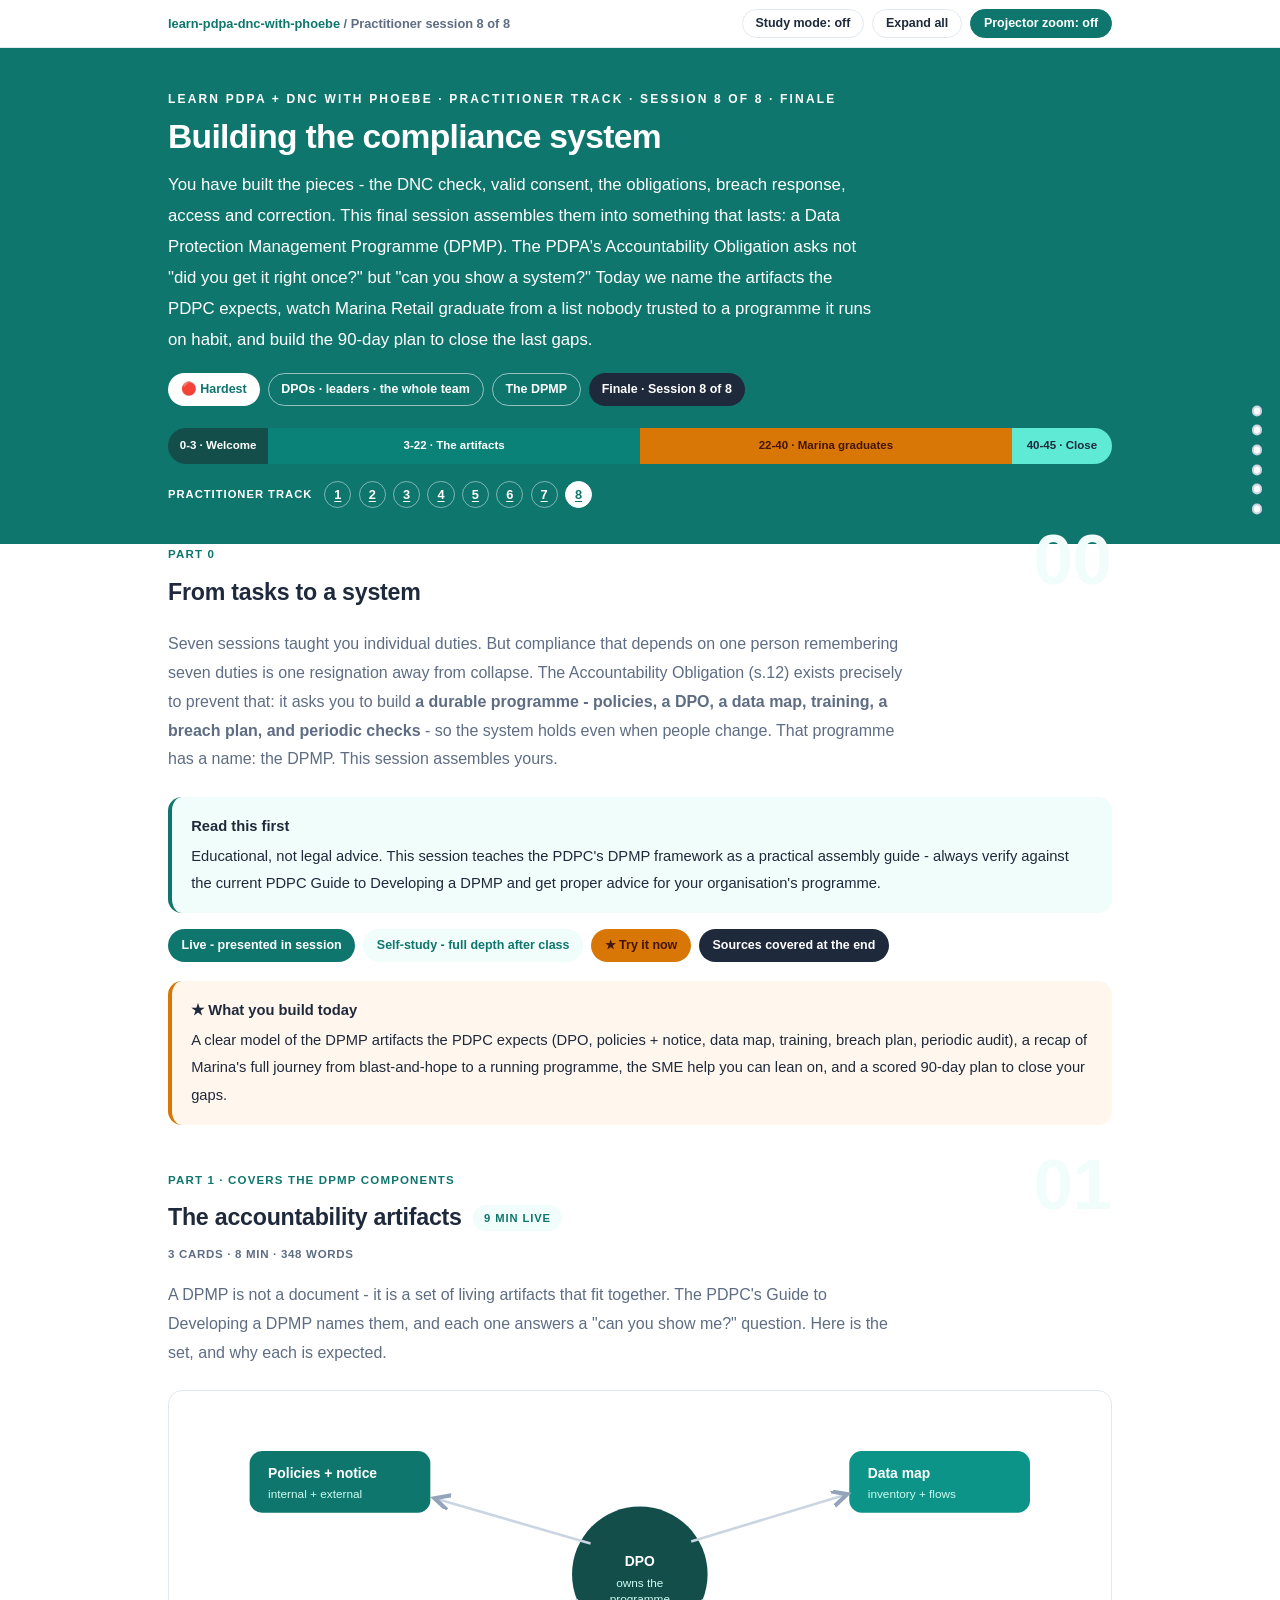
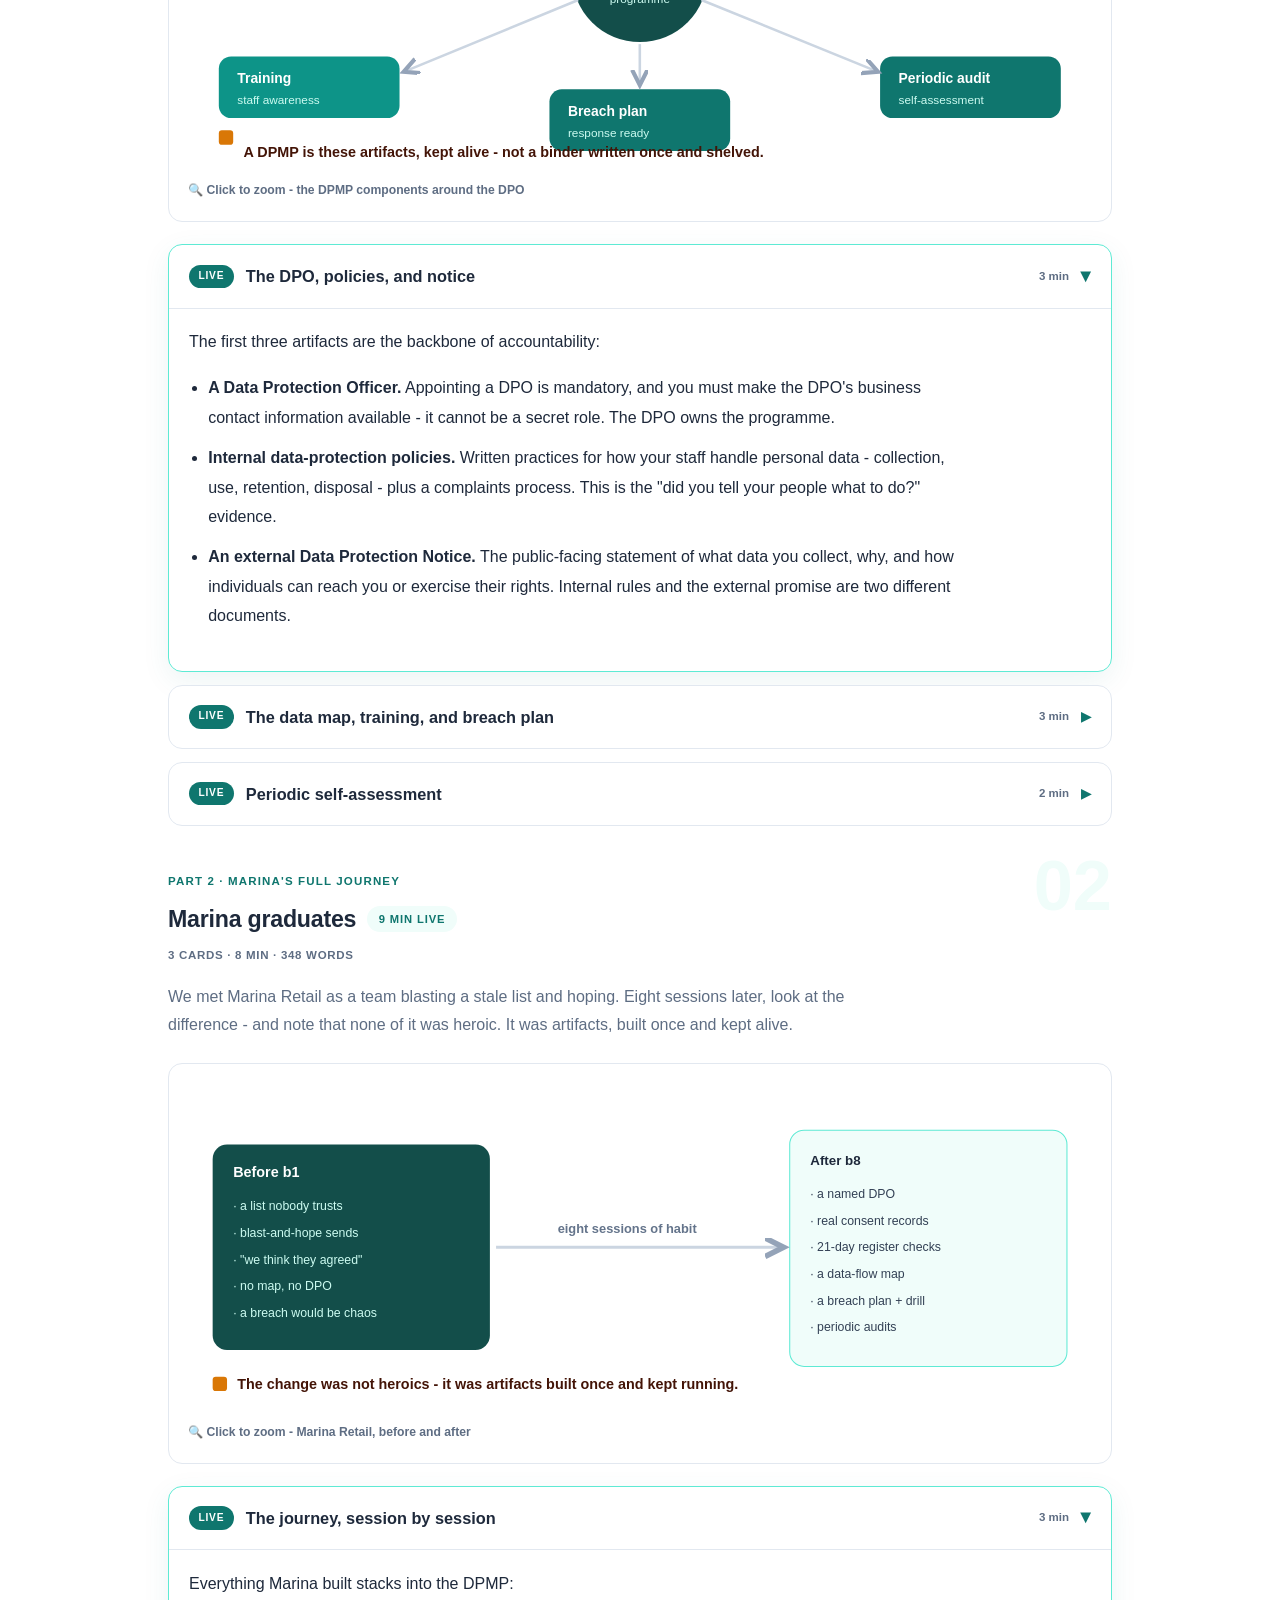
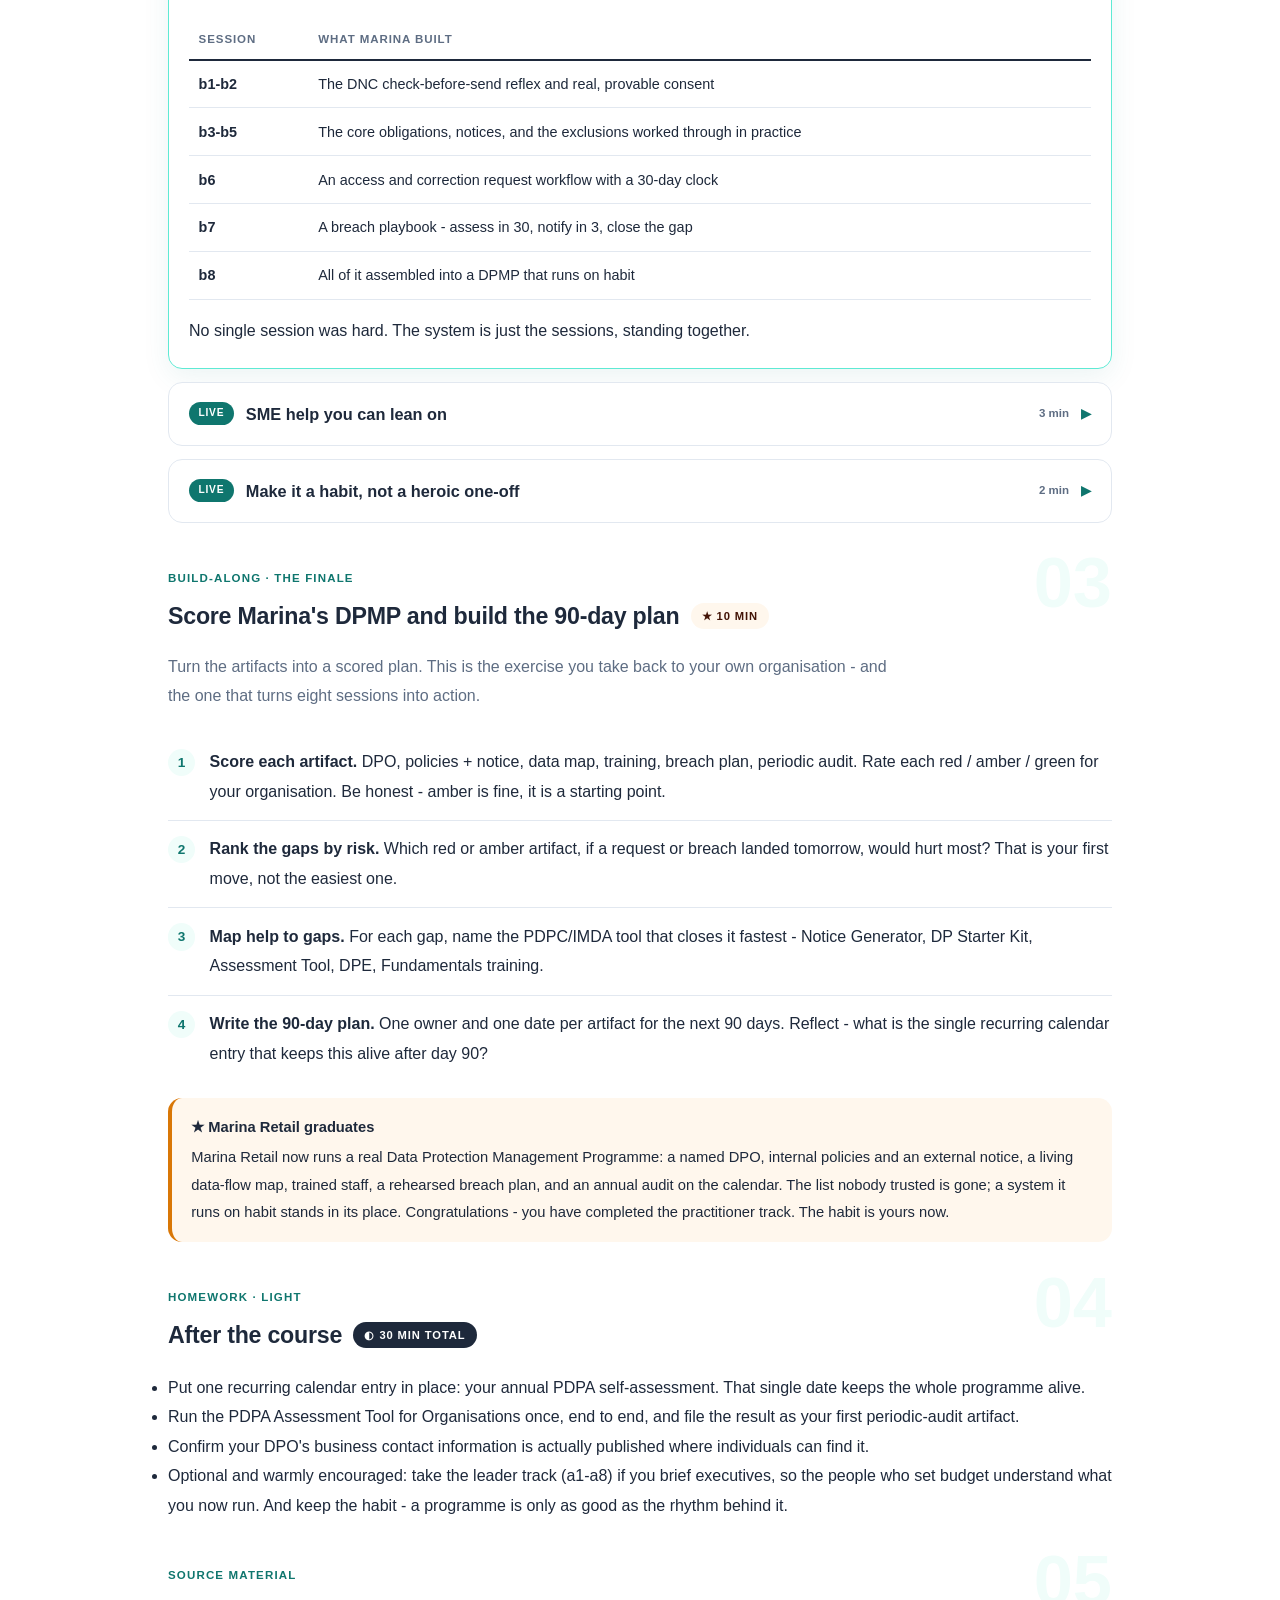
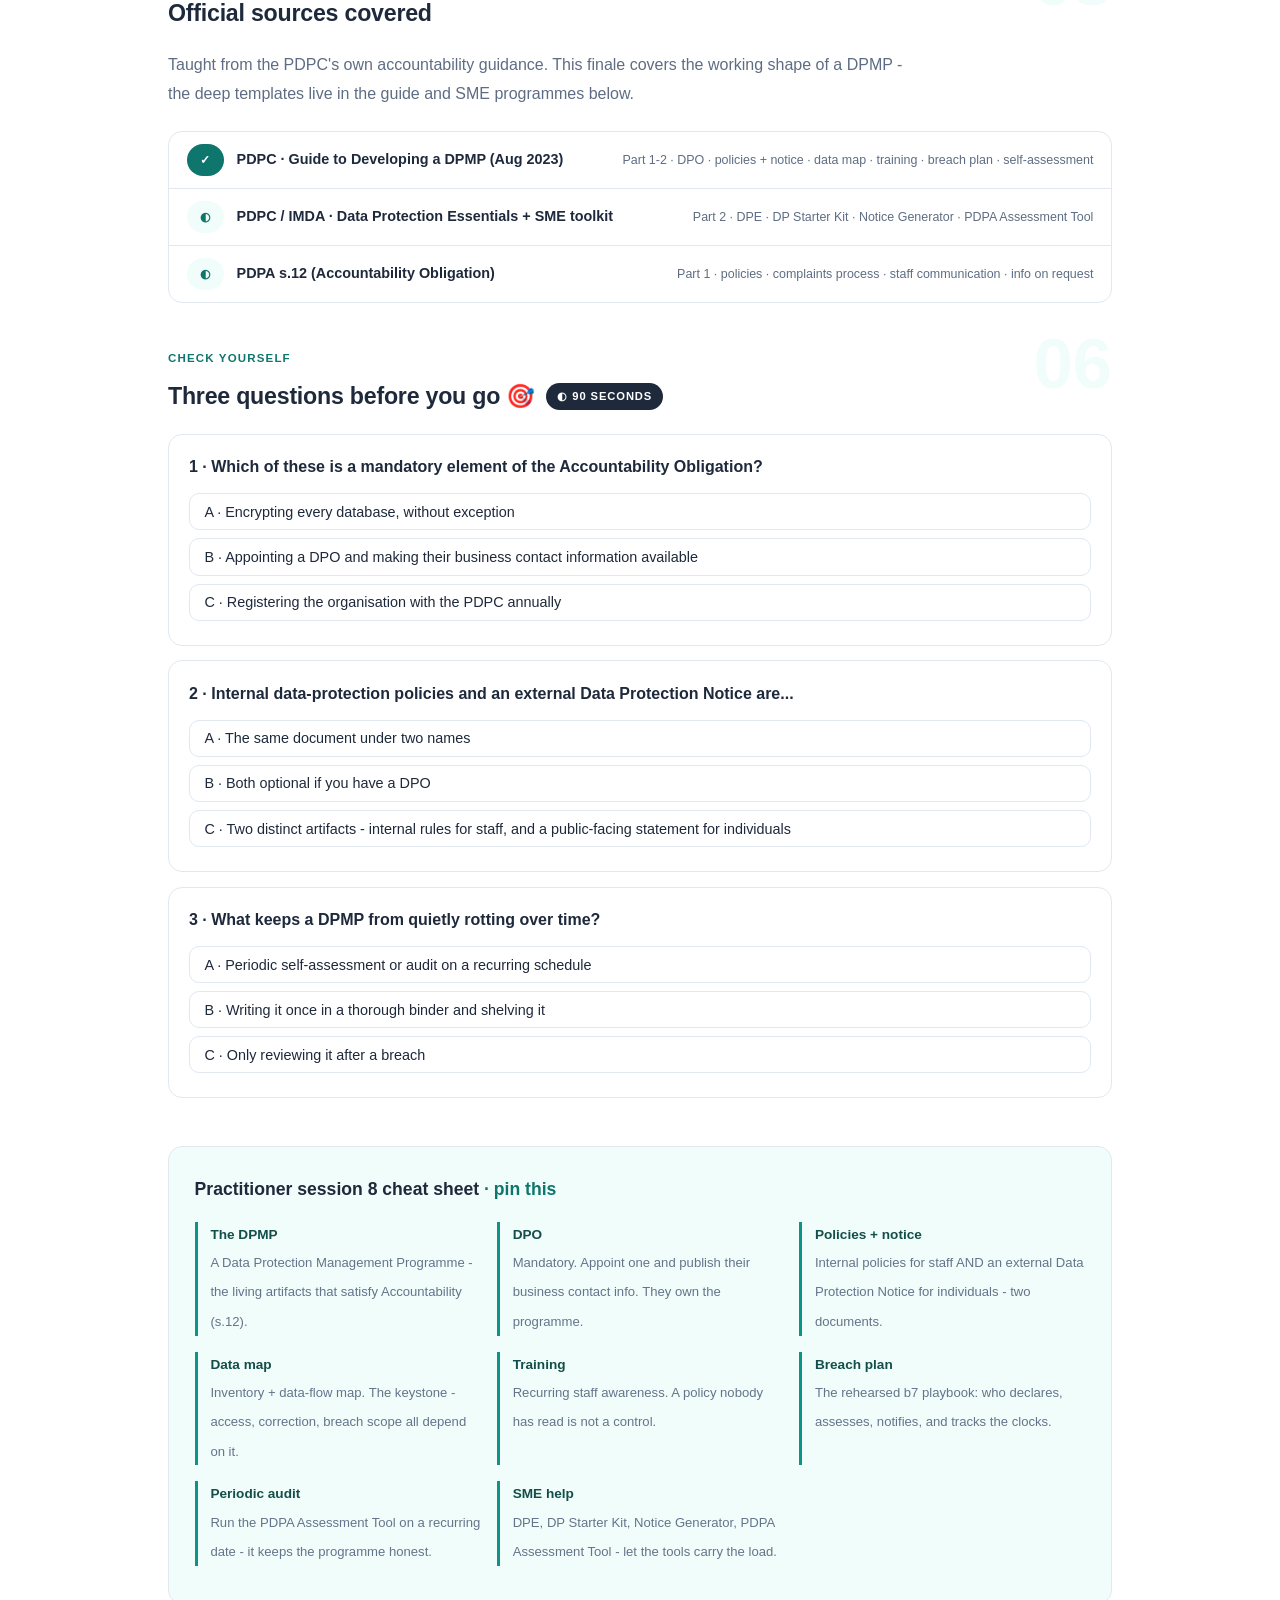
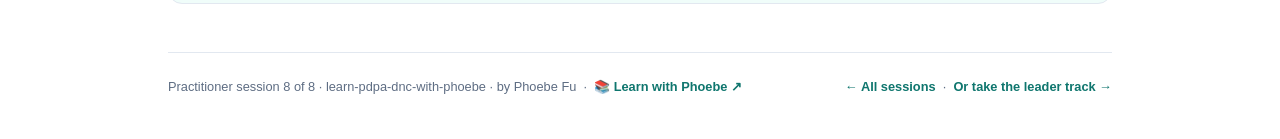
<file: courses/b8-compliance-system.html>
<!DOCTYPE html>
<html lang="en">
<head>
<meta charset="UTF-8">
<meta name="viewport" content="width=device-width, initial-scale=1.0">
<!-- social:start -->
<meta name="description" content="Practitioner session 8 of 8. Seven sessions taught you individual duties. But compliance that depends on one person remembering seven duties is one resignation away from collapse. The Accountability...">
<meta property="og:type" content="article">
<meta property="og:site_name" content="Learn with Phoebe">
<meta property="og:title" content="Building the compliance system - learn PDPA + DNC with phoebe">
<meta property="og:description" content="Practitioner session 8 of 8. Seven sessions taught you individual duties. But compliance that depends on one person remembering seven duties is one resignation away from collapse. The Accountability...">
<meta property="og:url" content="https://phoebefu6.github.io/learn-pdpa-dnc-with-phoebe/courses/b8-compliance-system.html">
<meta property="og:image" content="https://phoebefu6.github.io/learn-pdpa-dnc-with-phoebe/assets/og-cover.png">
<meta property="og:image:width" content="1200">
<meta property="og:image:height" content="630">
<meta name="twitter:card" content="summary_large_image">
<meta name="twitter:title" content="Building the compliance system - learn PDPA + DNC with phoebe">
<meta name="twitter:description" content="Practitioner session 8 of 8. Seven sessions taught you individual duties. But compliance that depends on one person remembering seven duties is one resignation away from collapse. The Accountability...">
<meta name="twitter:image" content="https://phoebefu6.github.io/learn-pdpa-dnc-with-phoebe/assets/og-cover.png">
<!-- social:end -->
<title>Practitioner session 8 · Building the compliance system - learn PDPA + DNC with phoebe</title>
<link rel="stylesheet" href="../assets/style.css?v=27">
</head>
<body>

<div class="toolbar">
  <div class="wrap">
    <span class="crumb"><a href="../index.html">learn-pdpa-dnc-with-phoebe</a> / Practitioner session 8 of 8</span>
    <button class="btn" id="toggle-all" type="button">Expand all</button>
    <button class="btn primary" id="zoom-toggle" type="button">Projector zoom: off</button>
  </div>
</div>

<header class="masthead">
  <div class="wrap">
    <div class="eyebrow">Learn PDPA + DNC with Phoebe · Practitioner track · Session 8 of 8 · Finale</div>
    <h1>Building the <span class="accent">compliance system</span></h1>
    <p class="sub">You have built the pieces - the DNC check, valid consent, the obligations, breach response, access and correction. This final session assembles them into something that lasts: a Data Protection Management Programme (DPMP). The PDPA's Accountability Obligation asks not "did you get it right once?" but "can you show a system?" Today we name the artifacts the PDPC expects, watch Marina Retail graduate from a list nobody trusted to a programme it runs on habit, and build the 90-day plan to close the last gaps.</p>
    <div class="chip-row">
      <span class="chip level">🔴 Hardest</span>
      <span class="chip audience">DPOs · leaders · the whole team</span>
      <span class="chip audience">The DPMP</span>
      <span class="chip time">Finale · Session 8 of 8</span>
    </div>
    <div class="agenda">
      <span class="a1" style="flex:1">0-3 · Welcome</span>
      <span class="a2" style="flex:4">3-22 · The artifacts</span>
      <span class="a3" style="flex:4">22-40 · Marina graduates</span>
      <span class="a4" style="flex:1">40-45 · Close</span>
    </div>
  </div>
</header>

<main class="wrap">

  <section class="section" id="intro">
    <div class="section-kicker">
      <span class="klabel">Part 0</span>
      <h2>From tasks to a system</h2>
    </div>
    <p class="lede">Seven sessions taught you individual duties. But compliance that depends on one person remembering seven duties is one resignation away from collapse. The Accountability Obligation (s.12) exists precisely to prevent that: it asks you to build <strong>a durable programme - policies, a DPO, a data map, training, a breach plan, and periodic checks</strong> - so the system holds even when people change. That programme has a name: the DPMP. This session assembles yours.</p>
    <div class="callout tip">
      <strong>Read this first</strong>
      Educational, not legal advice. This session teaches the PDPC's DPMP framework as a practical assembly guide - always verify against the current PDPC Guide to Developing a DPMP and get proper advice for your organisation's programme.
    </div>
    <div class="legend">
      <span class="pill solid">Live - presented in session</span>
      <span class="pill light">Self-study - full depth after class</span>
      <span class="pill peach">★ Try it now</span>
      <span class="pill inkpill">Sources covered at the end</span>
    </div>
    <div class="callout win">
      <strong>★ What you build today</strong>
      A clear model of the DPMP artifacts the PDPC expects (DPO, policies + notice, data map, training, breach plan, periodic audit), a recap of Marina's full journey from blast-and-hope to a running programme, the SME help you can lean on, and a scored 90-day plan to close your gaps.
    </div>
  </section>

  <section class="section" id="artifacts">
    <div class="section-kicker">
      <span class="klabel">Part 1 · covers the DPMP components</span>
      <h2>The accountability artifacts <span class="tag concept">9 min live</span></h2>
    </div>
    <p class="lede">A DPMP is not a document - it is a set of living artifacts that fit together. The PDPC's Guide to Developing a DPMP names them, and each one answers a "can you show me?" question. Here is the set, and why each is expected.</p>

    <figure class="zoomable">
      <svg viewBox="0 0 880 350" xmlns="http://www.w3.org/2000/svg" role="img" aria-label="The DPMP components: a DPO at the centre, surrounded by internal policies and external notice, a data inventory and flow map, staff training, a breach response plan, and periodic self-assessment or audit">
        <style>
          .b8aT { font: 700 13.5px Inter, sans-serif; fill: #FFFFFF; }
          .b8aI { font: 700 13px Inter, sans-serif; fill: #1E293B; }
          .b8aW { font: 400 11.5px Inter, sans-serif; fill: #CCFBF1; }
          .b8aS { font: 400 11.5px Inter, sans-serif; fill: #334155; }
          .b8aX { font: 600 12px Inter, sans-serif; fill: #64748B; }
          .b8aN { font: 600 14px Inter, sans-serif; fill: #431407; }
          .b8aSpoke { stroke: #CBD5E1; stroke-width: 2.5; fill: none; marker-end: url(#b8aAh); }
        </style>
        <defs>
          <marker id="b8aAh" markerWidth="9" markerHeight="9" refX="6" refY="3" orient="auto">
            <path d="M0,0 L6,3 L0,6" fill="none" stroke="#94A3B8" stroke-width="1.6"/>
          </marker>
        </defs>
        <circle cx="440" cy="160" r="66" fill="#134E4A"/>
        <text class="b8aT" x="440" y="152" text-anchor="middle">DPO</text>
        <text class="b8aW" x="440" y="172" text-anchor="middle">owns the</text>
        <text class="b8aW" x="440" y="188" text-anchor="middle">programme</text>
        <rect x="60" y="40" width="176" height="60" rx="12" fill="#0F766E"/>
        <text class="b8aT" x="78" y="66">Policies + notice</text>
        <text class="b8aW" x="78" y="86">internal + external</text>
        <rect x="644" y="40" width="176" height="60" rx="12" fill="#0D9488"/>
        <text class="b8aT" x="662" y="66">Data map</text>
        <text class="b8aW" x="662" y="86">inventory + flows</text>
        <rect x="30" y="240" width="176" height="60" rx="12" fill="#0D9488"/>
        <text class="b8aT" x="48" y="266">Training</text>
        <text class="b8aW" x="48" y="286">staff awareness</text>
        <rect x="352" y="272" width="176" height="60" rx="12" fill="#0F766E"/>
        <text class="b8aT" x="370" y="298">Breach plan</text>
        <text class="b8aW" x="370" y="318">response ready</text>
        <rect x="674" y="240" width="176" height="60" rx="12" fill="#0F766E"/>
        <text class="b8aT" x="692" y="266">Periodic audit</text>
        <text class="b8aW" x="692" y="286">self-assessment</text>
        <line class="b8aSpoke" x1="392" y1="130" x2="240" y2="86"/>
        <line class="b8aSpoke" x1="490" y1="128" x2="642" y2="82"/>
        <line class="b8aSpoke" x1="380" y1="185" x2="210" y2="255"/>
        <line class="b8aSpoke" x1="440" y1="228" x2="440" y2="268"/>
        <line class="b8aSpoke" x1="500" y1="185" x2="672" y2="255"/>
        <rect x="30" y="312" width="14" height="14" rx="3" fill="#D97706"/>
        <text class="b8aN" x="54" y="338">A DPMP is these artifacts, kept alive - not a binder written once and shelved.</text>
      </svg>
      <figcaption>🔍 Click to zoom - the DPMP components around the DPO</figcaption>
    </figure>

    <details class="card" open>
      <summary><span class="mode live">Live</span>The DPO, policies, and notice<span class="mini">3 min</span><span class="caret">▶</span></summary>
      <div class="body">
        <p>The first three artifacts are the backbone of accountability:</p>
        <ul>
          <li><strong>A Data Protection Officer.</strong> Appointing a DPO is mandatory, and you must make the DPO's business contact information available - it cannot be a secret role. The DPO owns the programme.</li>
          <li><strong>Internal data-protection policies.</strong> Written practices for how your staff handle personal data - collection, use, retention, disposal - plus a complaints process. This is the "did you tell your people what to do?" evidence.</li>
          <li><strong>An external Data Protection Notice.</strong> The public-facing statement of what data you collect, why, and how individuals can reach you or exercise their rights. Internal rules and the external promise are two different documents.</li>
        </ul>
      </div>
    </details>

    <details class="card">
      <summary><span class="mode live">Live</span>The data map, training, and breach plan<span class="mini">3 min</span><span class="caret">▶</span></summary>
      <div class="body">
        <p>The next three make the programme operational:</p>
        <ul>
          <li><strong>A data inventory / data-flow map.</strong> What personal data you hold, where it lives, who it flows to. Every earlier session leaned on this - access requests, breach scope, correction pass-ons all need it.</li>
          <li><strong>Staff training and awareness.</strong> A policy nobody has read is not a control. Recurring training turns the DPMP from paper into behaviour.</li>
          <li><strong>A data breach response plan.</strong> The rehearsed playbook from b7 - who declares, who assesses, who notifies, and where the 30-day and 3-day clocks are tracked.</li>
        </ul>
        <div class="callout tip">
          <strong>The map is the keystone</strong>
          If you build only one artifact well, build the data-flow map. Almost every other obligation - access, correction, breach scope, retention - becomes a lookup instead of an investigation once you know where your data lives and who it goes to.
        </div>
      </div>
    </details>

    <details class="card">
      <summary><span class="mode live">Live</span>Periodic self-assessment<span class="mini">2 min</span><span class="caret">▶</span></summary>
      <div class="body">
        <p>The last artifact is what keeps the rest honest: <strong>periodic self-assessment or audit</strong>. A programme that is never reviewed quietly rots - staff change, systems change, new data flows appear. The PDPC provides a free PDPA Assessment Tool for Organisations to run a structured self-check. Put a recurring date on the calendar - annually at minimum - and treat it as a health check, not an exam.</p>
        <p>Accountability under s.12 pulls all of this together: develop the policies, put a complaints process in place, communicate the policies to staff, and make information about your practices available on request. The artifacts are how you satisfy it.</p>
      </div>
    </details>
  </section>

  <section class="section" id="graduate">
    <div class="section-kicker">
      <span class="klabel">Part 2 · Marina's full journey</span>
      <h2>Marina graduates <span class="tag concept">9 min live</span></h2>
    </div>
    <p class="lede">We met Marina Retail as a team blasting a stale list and hoping. Eight sessions later, look at the difference - and note that none of it was heroic. It was artifacts, built once and kept alive.</p>

    <figure class="zoomable">
      <svg viewBox="0 0 880 320" xmlns="http://www.w3.org/2000/svg" role="img" aria-label="Marina Retail before and after: before is a list nobody trusts and blast-and-hope sending; after is a DPO, consent records, 21-day register checks, a breach plan, and periodic audits">
        <style>
          .b8gT { font: 700 14px Inter, sans-serif; fill: #FFFFFF; }
          .b8gI { font: 700 13px Inter, sans-serif; fill: #1E293B; }
          .b8gW { font: 400 12px Inter, sans-serif; fill: #CCFBF1; }
          .b8gS { font: 400 12px Inter, sans-serif; fill: #334155; }
          .b8gX { font: 600 12.5px Inter, sans-serif; fill: #64748B; }
          .b8gN { font: 600 14px Inter, sans-serif; fill: #431407; }
          .b8gArr { stroke: #CBD5E1; stroke-width: 3; fill: none; marker-end: url(#b8gAh); }
        </style>
        <defs>
          <marker id="b8gAh" markerWidth="10" markerHeight="10" refX="6" refY="3" orient="auto">
            <path d="M0,0 L6,3 L0,6" fill="none" stroke="#94A3B8" stroke-width="1.8"/>
          </marker>
        </defs>
        <rect x="24" y="60" width="270" height="200" rx="14" fill="#134E4A"/>
        <text class="b8gT" x="44" y="92">Before b1</text>
        <text class="b8gW" x="44" y="124">· a list nobody trusts</text>
        <text class="b8gW" x="44" y="150">· blast-and-hope sends</text>
        <text class="b8gW" x="44" y="176">· "we think they agreed"</text>
        <text class="b8gW" x="44" y="202">· no map, no DPO</text>
        <text class="b8gW" x="44" y="228">· a breach would be chaos</text>
        <rect x="586" y="46" width="270" height="230" rx="14" fill="#F0FDFA" stroke="#5EEAD4"/>
        <text class="b8gI" x="606" y="80">After b8</text>
        <text class="b8gS" x="606" y="112">· a named DPO</text>
        <text class="b8gS" x="606" y="138">· real consent records</text>
        <text class="b8gS" x="606" y="164">· 21-day register checks</text>
        <text class="b8gS" x="606" y="190">· a data-flow map</text>
        <text class="b8gS" x="606" y="216">· a breach plan + drill</text>
        <text class="b8gS" x="606" y="242">· periodic audits</text>
        <line class="b8gArr" x1="300" y1="160" x2="580" y2="160"/>
        <text class="b8gX" x="360" y="146">eight sessions of habit</text>
        <rect x="24" y="286" width="14" height="14" rx="3" fill="#D97706"/>
        <text class="b8gN" x="48" y="298">The change was not heroics - it was artifacts built once and kept running.</text>
      </svg>
      <figcaption>🔍 Click to zoom - Marina Retail, before and after</figcaption>
    </figure>

    <details class="card" open>
      <summary><span class="mode live">Live</span>The journey, session by session<span class="mini">3 min</span><span class="caret">▶</span></summary>
      <div class="body">
        <p>Everything Marina built stacks into the DPMP:</p>
        <table class="clean">
          <thead><tr><th>Session</th><th>What Marina built</th></tr></thead>
          <tbody>
            <tr><td>b1-b2</td><td>The DNC check-before-send reflex and real, provable consent</td></tr>
            <tr><td>b3-b5</td><td>The core obligations, notices, and the exclusions worked through in practice</td></tr>
            <tr><td>b6</td><td>An access and correction request workflow with a 30-day clock</td></tr>
            <tr><td>b7</td><td>A breach playbook - assess in 30, notify in 3, close the gap</td></tr>
            <tr><td>b8</td><td>All of it assembled into a DPMP that runs on habit</td></tr>
          </tbody>
        </table>
        <p>No single session was hard. The system is just the sessions, standing together.</p>
      </div>
    </details>

    <details class="card">
      <summary><span class="mode live">Live</span>SME help you can lean on<span class="mini">3 min</span><span class="caret">▶</span></summary>
      <div class="body">
        <p>You do not have to build the DPMP from a blank page. The PDPC and IMDA publish free help aimed squarely at smaller organisations:</p>
        <ul>
          <li><strong>Data Protection Essentials (DPE).</strong> A programme designed to help SMEs put baseline data-protection and breach-response practices in place.</li>
          <li><strong>The DP Starter Kit.</strong> Templates and guidance to stand up your first policies and notice.</li>
          <li><strong>The PDPA Assessment Tool for Organisations.</strong> The free self-assessment that becomes your periodic-audit artifact.</li>
          <li><strong>The Data Protection Notice Generator.</strong> Helps you draft the external notice, plus Fundamentals of PDPA training for staff awareness.</li>
        </ul>
        <div class="callout example">
          <span class="ex-pill">Real world</span>
          <p><strong>Marina uses the tools, not willpower.</strong> Rather than write a notice from scratch, Marina's DPO used the Notice Generator for a first draft, ran the PDPA Assessment Tool to find the two weakest obligations, and enrolled the marketing team in Fundamentals of PDPA so the 21-day habit stuck without the DPO policing it. The programme runs because the tools carry the load - not because one person is heroic every day.</p>
        </div>
      </div>
    </details>

    <details class="card">
      <summary><span class="mode live">Live</span>Make it a habit, not a heroic one-off<span class="mini">2 min</span><span class="caret">▶</span></summary>
      <div class="body">
        <p>The programmes that last are the boring ones: a recurring audit date, a training refresh each year, a DPO whose contact info is actually published, a data map someone updates when a new tool is adopted. Compliance is not a project with an end date - it is a rhythm.</p>
        <div class="callout tip">
          <strong>A warm close</strong>
          You started this track worried the PDPA was a thicket of rules. You are ending it with a system - and the confidence that when a request, a check, or a breach lands, you know exactly what to do. That is what accountability really means: not perfection, but a programme you can stand behind. Well done.
        </div>
      </div>
    </details>
  </section>

  <section class="section" id="exercise">
    <div class="section-kicker">
      <span class="klabel">Build-along · the finale</span>
      <h2>Score Marina's DPMP and build the 90-day plan <span class="tag demo">★ 10 min</span></h2>
    </div>
    <p class="lede">Turn the artifacts into a scored plan. This is the exercise you take back to your own organisation - and the one that turns eight sessions into action.</p>
    <div class="steps">
      <div class="step"><p><strong>Score each artifact.</strong> DPO, policies + notice, data map, training, breach plan, periodic audit. Rate each red / amber / green for your organisation. Be honest - amber is fine, it is a starting point.</p></div>
      <div class="step"><p><strong>Rank the gaps by risk.</strong> Which red or amber artifact, if a request or breach landed tomorrow, would hurt most? That is your first move, not the easiest one.</p></div>
      <div class="step"><p><strong>Map help to gaps.</strong> For each gap, name the PDPC/IMDA tool that closes it fastest - Notice Generator, DP Starter Kit, Assessment Tool, DPE, Fundamentals training.</p></div>
      <div class="step"><p><strong>Write the 90-day plan.</strong> One owner and one date per artifact for the next 90 days. Reflect - what is the single recurring calendar entry that keeps this alive after day 90?</p></div>
    </div>
    <div class="callout win">
      <strong>★ Marina Retail graduates</strong>
      Marina Retail now runs a real Data Protection Management Programme: a named DPO, internal policies and an external notice, a living data-flow map, trained staff, a rehearsed breach plan, and an annual audit on the calendar. The list nobody trusted is gone; a system it runs on habit stands in its place. Congratulations - you have completed the practitioner track. The habit is yours now.
    </div>
  </section>

  <section class="section" id="homework">
    <div class="section-kicker">
      <span class="klabel">Homework · light</span>
      <h2>After the course <span class="tag exercise">◐ 30 min total</span></h2>
    </div>
    <ul>
      <li>Put one recurring calendar entry in place: your annual PDPA self-assessment. That single date keeps the whole programme alive.</li>
      <li>Run the PDPA Assessment Tool for Organisations once, end to end, and file the result as your first periodic-audit artifact.</li>
      <li>Confirm your DPO's business contact information is actually published where individuals can find it.</li>
      <li>Optional and warmly encouraged: take the leader track (a1-a8) if you brief executives, so the people who set budget understand what you now run. And keep the habit - a programme is only as good as the rhythm behind it.</li>
    </ul>
  </section>

  <section class="section" id="official">
    <div class="section-kicker">
      <span class="klabel">Source material</span>
      <h2>Official sources covered</h2>
    </div>
    <p class="lede">Taught from the PDPC's own accountability guidance. This finale covers the working shape of a DPMP - the deep templates live in the guide and SME programmes below.</p>
    <div class="covered">
      <div class="covered-row"><span class="status pill solid">✓</span><span class="name">PDPC · Guide to Developing a DPMP (Aug 2023)</span><span class="note">Part 1-2 · DPO · policies + notice · data map · training · breach plan · self-assessment</span></div>
      <div class="covered-row"><span class="status pill light">◐</span><span class="name">PDPC / IMDA · Data Protection Essentials + SME toolkit</span><span class="note">Part 2 · DPE · DP Starter Kit · Notice Generator · PDPA Assessment Tool</span></div>
      <div class="covered-row"><span class="status pill light">◐</span><span class="name">PDPA s.12 (Accountability Obligation)</span><span class="note">Part 1 · policies · complaints process · staff communication · info on request</span></div>
    </div>
  </section>

  <section class="section" id="quiz">
    <div class="section-kicker">
      <span class="klabel">Check yourself</span>
      <h2>Three questions before you go 🎯 <span class="tag exercise">◐ 90 seconds</span></h2>
    </div>
    <div class="quiz-q" data-answer="1">
      <p class="qtext">1 · Which of these is a mandatory element of the Accountability Obligation?</p>
      <button class="qopt" type="button">A · Encrypting every database, without exception</button>
      <button class="qopt" type="button">B · Appointing a DPO and making their business contact information available</button>
      <button class="qopt" type="button">C · Registering the organisation with the PDPC annually</button>
      <p class="qwhy">Appointing a DPO is mandatory, and the DPO's business contact information must be made available. The other options are not PDPA requirements.</p>
    </div>
    <div class="quiz-q" data-answer="2">
      <p class="qtext">2 · Internal data-protection policies and an external Data Protection Notice are...</p>
      <button class="qopt" type="button">A · The same document under two names</button>
      <button class="qopt" type="button">B · Both optional if you have a DPO</button>
      <button class="qopt" type="button">C · Two distinct artifacts - internal rules for staff, and a public-facing statement for individuals</button>
      <p class="qwhy">They serve different audiences: internal policies tell your staff how to handle data; the external notice tells individuals what you collect, why, and how to reach you. A DPMP needs both.</p>
    </div>
    <div class="quiz-q" data-answer="0">
      <p class="qtext">3 · What keeps a DPMP from quietly rotting over time?</p>
      <button class="qopt" type="button">A · Periodic self-assessment or audit on a recurring schedule</button>
      <button class="qopt" type="button">B · Writing it once in a thorough binder and shelving it</button>
      <button class="qopt" type="button">C · Only reviewing it after a breach</button>
      <p class="qwhy">A programme is a rhythm, not a one-off. Periodic self-assessment - the PDPA Assessment Tool on a recurring date - catches the drift as staff, systems, and data flows change.</p>
    </div>
    <p class="quiz-score"></p>
  </section>

  <section class="cheat" id="cheatsheet">
    <h3>Practitioner session 8 cheat sheet <span>· pin this</span></h3>
    <div class="grid-2">
      <div class="cheat-item"><b>The DPMP</b><span>A Data Protection Management Programme - the living artifacts that satisfy Accountability (s.12).</span></div>
      <div class="cheat-item"><b>DPO</b><span>Mandatory. Appoint one and publish their business contact info. They own the programme.</span></div>
      <div class="cheat-item"><b>Policies + notice</b><span>Internal policies for staff AND an external Data Protection Notice for individuals - two documents.</span></div>
      <div class="cheat-item"><b>Data map</b><span>Inventory + data-flow map. The keystone - access, correction, breach scope all depend on it.</span></div>
      <div class="cheat-item"><b>Training</b><span>Recurring staff awareness. A policy nobody has read is not a control.</span></div>
      <div class="cheat-item"><b>Breach plan</b><span>The rehearsed b7 playbook: who declares, assesses, notifies, and tracks the clocks.</span></div>
      <div class="cheat-item"><b>Periodic audit</b><span>Run the PDPA Assessment Tool on a recurring date - it keeps the programme honest.</span></div>
      <div class="cheat-item"><b>SME help</b><span>DPE, DP Starter Kit, Notice Generator, PDPA Assessment Tool - let the tools carry the load.</span></div>
    </div>
  </section>

  <footer class="pagefoot">
    <span>Practitioner session 8 of 8 · learn-pdpa-dnc-with-phoebe · by Phoebe Fu &nbsp;·&nbsp; 📚 <a href="https://phoebefu6.github.io/learn-with-phoebe/">Learn with Phoebe ↗</a></span>
    <span><a href="../index.html">← All sessions</a> &nbsp;·&nbsp; <a href="a1-why-pdpa-dnc.html">Or take the leader track →</a></span>
  </footer>

</main>

<script src="../assets/app.js?v=25"></script>
</body>
</html>
</file>
<file: assets/style.css>
/* learn-claude-with-phoebe - editorial bold design system
   Accent: indigo #0F766E · Ink: #1E293B · Flagship: amber #D97706 */

:root {
  --indigo: #0F766E;
  --indigo-deep: #134E4A;
  --indigo-mid: #0D9488;
  --indigo-soft: #5EEAD4;
  --indigo-50: #F0FDFA;
  --ink: #1E293B;
  --muted: #5E6D83;
  --faint: #CBD5E1;
  --hairline: #E2E8F0;
  --amber: #D97706;
  --amber-ink: #431407;
  --amber-50: #FFF7ED;
  --paper: #FFFFFF;
  --code-bg: #F0FDFA;
  --code-ink: #1E293B;
  --radius: 14px;
}

* { margin: 0; padding: 0; box-sizing: border-box; }

html { font-size: 16px; scroll-behavior: smooth; }
html.zoom-125 { font-size: 20px; }
html.zoom-150 { font-size: 24px; }

body {
  font-family: "Inter", -apple-system, BlinkMacSystemFont, "Segoe UI", Roboto, sans-serif;
  background: var(--paper);
  color: var(--ink);
  line-height: 1.85;
  font-feature-settings: "tnum";
}

.wrap { max-width: 62rem; margin: 0 auto; padding: 0 1.5rem; }

/* ---------- header band ---------- */
.masthead {
  background: var(--indigo);
  color: #fff;
  padding: 2.5rem 0 2.25rem;
}
.masthead .eyebrow {
  font-size: .75rem;
  letter-spacing: .18em;
  text-transform: uppercase;
  opacity: 1;
  font-weight: 600;
}
.masthead h1 {
  font-size: 2.1rem;
  line-height: 1.15;
  font-weight: 800;
  margin: .5rem 0 .75rem;
  letter-spacing: -.02em;
}
.masthead h1 .accent { color: inherit; }
.masthead .sub { font-size: 1.05rem; opacity: 1; max-width: 44rem; }

.chip-row { display: flex; flex-wrap: wrap; gap: .5rem; margin-top: 1.1rem; }
.chip {
  display: inline-flex;
  align-items: center;
  gap: .35rem;
  border-radius: 999px;
  padding: .25rem .8rem;
  font-size: .78rem;
  font-weight: 600;
  white-space: nowrap;
}
.chip.level { background: #fff; color: var(--indigo); }
.chip.audience { background: rgba(255,255,255,.08); color: #fff; border: 1px solid rgba(255,255,255,.35); }
.chip.time { background: var(--ink); color: #fff; font-variant-numeric: tabular-nums; }

/* ---------- agenda bar ---------- */
.agenda {
  display: flex;
  border-radius: 999px;
  overflow: hidden;
  margin: 1.4rem 0 0;
  font-size: .72rem;
  font-weight: 600;
  text-align: center;
  color: #fff;
}
.agenda span { padding: .45rem .3rem; white-space: nowrap; overflow: hidden; text-overflow: ellipsis; }
.agenda .a1 { background: var(--indigo-deep); }
.agenda .a2 { background: #0B8277; color: #fff; }
.agenda .a3 { background: var(--amber); color: var(--amber-ink); }
.agenda .a4 { background: var(--indigo-soft); color: var(--ink); }

/* ---------- toolbar ---------- */
.toolbar {
  position: sticky;
  top: 0;
  z-index: 40;
  background: rgba(255,255,255,.94);
  backdrop-filter: blur(6px);
  border-bottom: 1px solid var(--hairline);
  padding: .55rem 0;
}
.toolbar .wrap { display: flex; align-items: center; gap: .5rem; flex-wrap: nowrap; }
.toolbar .crumb { font-size: .8rem; color: var(--muted); font-weight: 600; margin-right: auto; min-width: 0; white-space: nowrap; overflow: hidden; text-overflow: ellipsis; }
.toolbar .btn { white-space: nowrap; flex: none; padding: .38rem .8rem; font-size: .78rem; line-height: 1.2; }
.toolbar .crumb a { color: var(--indigo); text-decoration: none; }
.btn {
  border: 1px solid var(--hairline);
  background: #fff;
  color: var(--ink);
  border-radius: 999px;
  padding: .35rem .9rem;
  font-size: .78rem;
  font-weight: 600;
  cursor: pointer;
  font-family: inherit;
  transition: all .15s ease;
}
.btn:hover { border-color: var(--indigo); color: var(--indigo); }
.btn.primary { background: var(--indigo); border-color: var(--indigo); color: #fff; }
.btn.primary:hover { background: var(--indigo-deep); }

/* ---------- sections ---------- */
main { padding: 2.5rem 0 4rem; }

.section { margin-bottom: 2.8rem; }
.section-kicker { margin-bottom: 1rem; }
.section-kicker .klabel {
  display: block;
  font-size: .72rem;
  text-transform: uppercase;
  letter-spacing: .1em;
  color: var(--indigo);
  font-weight: 700;
  margin-bottom: .35rem;
}
.section-kicker h2 {
  font-size: 1.45rem;
  font-weight: 800;
  letter-spacing: -.01em;
  display: flex;
  align-items: center;
  gap: .7rem;
  flex-wrap: wrap;
}
.section-kicker .tag {
  border-radius: 999px;
  padding: .18rem .7rem;
  font-size: .7rem;
  font-weight: 700;
  text-transform: uppercase;
  letter-spacing: .08em;
}
.tag.concept { background: var(--indigo-50); color: var(--indigo); }
.tag.demo { background: var(--amber-50); color: var(--amber-ink); }
.tag.exercise { background: var(--ink); color: #fff; }

.lede { color: var(--muted); max-width: 46rem; margin-bottom: 1.4rem; line-height: 1.8; }

/* live vs self-study markers on cards */
.mode {
  font-size: .64rem;
  font-weight: 700;
  text-transform: uppercase;
  letter-spacing: .07em;
  padding: .14rem .6rem;
  border-radius: 999px;
  flex: none;
}
.mode.live { background: var(--indigo); color: #fff; }
.mode.self { background: #fff; color: var(--muted); border: 1px solid var(--hairline); }

/* ---------- accordions ---------- */
details.card {
  border: 1px solid var(--hairline);
  border-radius: var(--radius);
  margin-bottom: .8rem;
  overflow: hidden;
  background: #fff;
}
details.card[open] { border-color: var(--indigo-soft); box-shadow: 0 8px 28px rgba(15,118,110,.08); }
details.card summary {
  list-style: none;
  cursor: pointer;
  padding: 1rem 1.25rem;
  display: flex;
  align-items: center;
  gap: .75rem;
  font-weight: 700;
  font-size: 1.02rem;
  user-select: none;
}
details.card summary::-webkit-details-marker { display: none; }
details.card summary .dot {
  width: .6rem; height: .6rem;
  border-radius: 999px;
  background: var(--indigo);
  flex: none;
}
details.card summary .mini { margin-left: auto; font-size: .72rem; color: var(--muted); font-weight: 600; white-space: nowrap; }
details.card summary .caret { transition: transform .2s ease; color: var(--indigo); font-size: .8rem; }
details.card[open] summary .caret { transform: rotate(90deg); }
details.card .body { padding: 0 1.25rem 1.4rem; border-top: 1px solid var(--hairline); padding-top: 1.15rem; }
details.card .body p { margin-bottom: 1.05rem; max-width: 48rem; }
details.card .body p:last-child { margin-bottom: 0; }
details.card .body ul, details.card .body ol { margin: 0 0 1.1rem 1.2rem; max-width: 47rem; }
details.card .body li { margin-bottom: .65rem; }
details.card .body h4 { font-size: .95rem; font-weight: 700; margin: 1.1rem 0 .45rem; }
details.card .body h4:first-child { margin-top: 0; }

/* ---------- pills & legends ---------- */
.legend { display: flex; flex-wrap: wrap; gap: .5rem; margin: 0 0 1.2rem; }
.pill {
  display: inline-flex;
  align-items: center;
  gap: .4rem;
  border-radius: 999px;
  padding: .28rem .85rem;
  font-size: .78rem;
  font-weight: 600;
}
.pill.solid { background: var(--indigo); color: #fff; }
.pill.light { background: var(--indigo-50); color: var(--indigo); }
.pill.inkpill { background: var(--ink); color: #fff; }
.pill.amber, .pill.peach { background: var(--amber); color: var(--amber-ink); }
.pill.bare { color: var(--muted); }

/* ---------- 4D grid ---------- */
.grid-2 { display: grid; grid-template-columns: repeat(auto-fit, minmax(15rem, 1fr)); gap: .8rem; margin: .5rem 0 1rem; }
.d-card {
  border: 1px solid var(--hairline);
  border-left: 4px solid var(--indigo);
  border-radius: 10px;
  padding: 1rem 1.1rem;
}
.d-card h4 { font-size: .95rem; margin-bottom: .3rem; }
.d-card h4 .lead-letter { color: var(--indigo); }
.d-card p { font-size: .86rem; color: var(--muted); margin: 0; }

/* ---------- tables ---------- */
table.clean { width: 100%; border-collapse: collapse; font-size: .9rem; margin: .4rem 0 1rem; }
table.clean th {
  text-align: left;
  font-size: .72rem;
  text-transform: uppercase;
  letter-spacing: .08em;
  color: var(--muted);
  padding: .5rem .6rem;
  border-bottom: 2px solid var(--ink);
}
table.clean td { padding: .7rem .6rem; border-bottom: .5px solid var(--hairline); vertical-align: top; line-height: 1.7; }
table.clean td:first-child { font-weight: 600; }

/* ---------- prompt boxes ---------- */
.prompt-box{
  position: relative;
  background: #F0FDFA;
  border: 1px solid #E2E8F0;
  color: #1E293B;
  border-radius: var(--radius);
  padding: 1.1rem 1.2rem;
  margin: 1rem 0 1.2rem;
  font-family: "SF Mono", ui-monospace, Menlo, Consolas, monospace;
  font-size: .84rem;
  line-height: 1.65;
  white-space: pre-wrap;
  word-break: break-word;
}
.prompt-box .label{
  position: absolute;
  top: -0.7rem;
  left: 1rem;
  background: #0F766E;
  color: #FFFFFF;
  font-family: "Inter", -apple-system, sans-serif;
  font-size: .68rem;
  font-weight: 700;
  letter-spacing: .06em;
  text-transform: uppercase;
  border-radius: 999px;
  padding: .15rem .7rem;
}
.prompt-box.bad .label { background: var(--faint); color: var(--ink); }
.prompt-box.good .label { background: var(--amber); color: var(--amber-ink); }
.copy-btn{
  position: absolute;
  top: .7rem;
  right: .7rem;
  background: #FFFFFF;
  border: 1px solid #E2E8F0;
  color: #1E293B;
  border-radius: 999px;
  padding: .25rem .8rem;
  font-size: .72rem;
  font-weight: 600;
  cursor: pointer;
  font-family: "Inter", -apple-system, sans-serif;
  transition: background .15s ease;
}
.copy-btn:hover { background: #E2E8F0; }
.copy-btn.copied { background: var(--amber); border-color: var(--amber); color: var(--amber-ink); }

/* ---------- demo steps ---------- */
.steps { counter-reset: step; margin: .6rem 0 1rem; }
.step {
  display: grid;
  grid-template-columns: max-content minmax(0, 1fr);
  column-gap: .9rem;
  row-gap: .2rem;
  padding: .85rem 0;
  border-bottom: .5px solid var(--hairline);
}
.step > * { grid-column: 2; min-width: 0; }
.step > .prompt-box { margin: .8rem 0 .4rem; }
.step:last-child { border-bottom: none; }
.step::before {
  counter-increment: step;
  content: counter(step);
  flex: none;
  width: 1.7rem; height: 1.7rem;
  border-radius: 999px;
  background: var(--indigo-50);
  color: var(--indigo);
  font-weight: 700;
  font-size: .85rem;
  display: inline-flex;
  align-items: center;
  justify-content: center;
  margin-top: .1rem;
}
.step p { margin: 0; }

/* ---------- callouts ---------- */
.callout {
  border-radius: var(--radius);
  padding: 1rem 1.2rem;
  margin: 1rem 0;
  font-size: .92rem;
}
.callout.tip { background: var(--indigo-50); border-left: 4px solid var(--indigo); }
.callout.win { background: var(--amber-50); border-left: 4px solid var(--amber); }
.callout strong:first-child { display: block; margin-bottom: .2rem; }

.callout.example {
  background: #FFFFFF;
  border: 1px solid var(--hairline);
  border-left: 4px solid var(--amber);
  font-size: .9rem;
}
.callout.example .ex-pill {
  display: inline-block;
  background: var(--amber);
  color: var(--amber-ink);
  border-radius: 999px;
  padding: .15rem .7rem;
  font-size: .68rem;
  font-weight: 700;
  text-transform: uppercase;
  letter-spacing: .06em;
  margin-bottom: .5rem;
}
.callout.example p { margin: 0 0 .75rem; max-width: 47rem; }
.callout.example p:last-child { margin-bottom: 0; }
.callout.example ul { margin: 0 0 0 1.1rem; max-width: 46rem; }
.callout.example li { margin-bottom: .6rem; }
.callout.example li:last-child { margin-bottom: 0; }

/* ---------- zoomable figures ---------- */
figure.zoomable {
  border: 1px solid var(--hairline);
  border-radius: var(--radius);
  padding: 1.2rem;
  margin: 1rem 0 1.4rem;
  cursor: zoom-in;
  transition: box-shadow .15s ease;
  background: #fff;
}
figure.zoomable:hover { box-shadow: 0 8px 28px rgba(15,118,110,.12); }
figure.zoomable svg, figure.zoomable img { width: 100%; height: auto; display: block; }
figure.zoomable figcaption {
  margin-top: .6rem;
  font-size: .76rem;
  color: var(--muted);
  font-weight: 600;
  display: flex;
  align-items: center;
  gap: .4rem;
}

.lightbox{
  position: fixed;
  inset: 0;
  z-index: 100;
  background: rgba(255,255,255,.97);
  display: none;
  align-items: center;
  justify-content: center;
  padding: 3vh 3vw;
  cursor: zoom-out;
}
.lightbox.open { display: flex; }
.lightbox .inner{
  background: #fff;
  border: 1px solid #E2E8F0;
  box-shadow: 0 10px 40px rgba(30,41,59,.14);
  border-radius: var(--radius);
  padding: 2rem;
  max-width: 94vw;
  max-height: 92vh;
  overflow: auto;
}
.lightbox .inner svg, .lightbox .inner img { width: min(88vw, 70rem); height: auto; }
.lightbox .close-hint{
  position: fixed;
  top: 1rem; right: 1.4rem;
  color: #1E293B;
  font-size: .8rem;
  font-weight: 600;
}

/* ---------- courses covered ---------- */
.covered { border: 1px solid var(--hairline); border-radius: var(--radius); overflow: hidden; }
.covered-row {
  display: flex;
  align-items: baseline;
  gap: .8rem;
  padding: .75rem 1.1rem;
  border-bottom: .5px solid var(--hairline);
  font-size: .9rem;
}
.covered-row:last-child { border-bottom: none; }
.covered-row .status { flex: none; }
.covered-row .name { font-weight: 600; }
.covered-row .note { margin-left: auto; color: var(--muted); font-size: .78rem; text-align: right; }

/* ---------- cheat sheet footer ---------- */
.cheat{
  background: #F0FDFA;
  border: 1px solid #E2E8F0;
  color: #1E293B;
  border-radius: var(--radius);
  padding: 1.6rem 1.6rem 1.3rem;
  margin-top: 3rem;
}
.cheat h3 { font-size: 1.1rem; margin-bottom: 1rem; }
.cheat h3 span { color: #0F766E; }
.cheat .grid-2 { gap: 1rem; }
.cheat .cheat-item { border-left: 3px solid var(--indigo-mid); padding-left: .8rem; }
.cheat .cheat-item b { display: block; font-size: .85rem; color: #134E4A; }
.cheat .cheat-item span { font-size: .82rem; color: #64748B; }

footer.pagefoot {
  border-top: 1px solid var(--hairline);
  margin-top: 3rem;
  padding: 1.4rem 0 2.5rem;
  font-size: .8rem;
  color: var(--muted);
  display: flex;
  justify-content: space-between;
  flex-wrap: wrap;
  gap: .8rem;
}
footer.pagefoot a { color: var(--indigo); text-decoration: none; font-weight: 600; }

/* ---------- wayfinding: reading progress + section dots + part numbers ---------- */

#progress-bar {
  position: fixed;
  top: 0; left: 0;
  height: 3px;
  width: 0;
  background: linear-gradient(90deg, var(--indigo), var(--amber));
  z-index: 90;
}

.pagenav {
  position: fixed;
  right: 1.1rem;
  top: 50%;
  transform: translateY(-50%);
  z-index: 50;
  display: flex;
  flex-direction: column;
  gap: .55rem;
}
.pagenav a {
  width: .68rem; height: .68rem;
  border-radius: 999px;
  background: #fff;
  border: 2px solid var(--faint);
  display: block;
  position: relative;
  transition: all .15s ease;
}
.pagenav a:hover { border-color: var(--indigo); transform: scale(1.3); }
.pagenav a.active { background: var(--indigo); border-color: var(--indigo); }
.pagenav a .nlabel {
  position: absolute;
  right: 1.4rem;
  top: 50%;
  transform: translateY(-50%);
  background: var(--ink);
  color: #fff;
  font-size: .7rem;
  font-weight: 600;
  padding: .22rem .65rem;
  border-radius: 6px;
  white-space: nowrap;
  opacity: 0;
  pointer-events: none;
  transition: opacity .15s ease;
}
.pagenav a:hover .nlabel { opacity: 1; }
@media (max-width: 74rem) { .pagenav { display: none; } }

main { counter-reset: partnum -1; }
.section .section-kicker { position: relative; }
.section .section-kicker::before {
  counter-increment: partnum;
  content: counter(partnum, decimal-leading-zero);
  position: absolute;
  right: 0;
  top: -1.2rem;
  font-size: 4.4rem;
  font-weight: 800;
  color: var(--indigo-50);
  line-height: 1;
  font-variant-numeric: tabular-nums;
  pointer-events: none;
  z-index: 0;
}
.section .section-kicker > * { position: relative; z-index: 1; }

details.card summary { transition: background .15s ease; }
details.card summary:hover { background: #F5FEFC; }

/* ---------- journey strip: you are here in the series ---------- */
.journey {
  display: flex;
  align-items: center;
  gap: .45rem;
  margin-top: 1.1rem;
  flex-wrap: wrap;
}
.journey .jlabel { font-size: .7rem; font-weight: 700; text-transform: uppercase; letter-spacing: .09em; opacity: 1; margin-right: .3rem; }
.journey a {
  width: 1.7rem; height: 1.7rem;
  border-radius: 999px;
  display: inline-flex;
  align-items: center;
  justify-content: center;
  font-size: .8rem;
  font-weight: 700;
  text-decoration: none;
  color: #fff;
  border: 1.5px solid rgba(255,255,255,.45);
  transition: all .15s ease;
  font-variant-numeric: tabular-nums;
}
.journey a:hover { border-color: #fff; transform: scale(1.12); }
.journey a.here { background: #fff; color: var(--indigo); border-color: #fff; }
.journey a.dd-chip { width: auto; border-radius: 999px; padding: 0 .7rem; font-size: .72rem; }

/* ---------- check-yourself quiz ---------- */
.quiz-q {
  border: 1px solid var(--hairline);
  border-radius: var(--radius);
  padding: 1.1rem 1.25rem 1rem;
  margin-bottom: .9rem;
  background: #fff;
}
.quiz-q .qtext { font-weight: 700; margin-bottom: .7rem; }
.quiz-q .qopt {
  display: block;
  width: 100%;
  text-align: left;
  background: #fff;
  border: 1px solid var(--hairline);
  border-radius: 10px;
  padding: .6rem .9rem;
  margin-bottom: .5rem;
  font-size: .9rem;
  font-family: inherit;
  color: var(--ink);
  cursor: pointer;
  transition: all .15s ease;
}
.quiz-q .qopt:hover { border-color: var(--indigo); background: var(--indigo-50); }
.quiz-q .qopt.correct { background: var(--indigo); border-color: var(--indigo); color: #fff; font-weight: 600; }
.quiz-q .qopt.correct::after { content: "  ✓"; }
.quiz-q .qopt.wrong { background: #FEF2F2; border-color: #FCA5A5; color: #991B1B; animation: qshake .3s ease; }
.quiz-q .qopt.wrong::after { content: "  not this one, try again"; font-size: .78rem; }
.quiz-q .qopt:disabled { cursor: default; }
.quiz-q .qwhy {
  display: none;
  background: var(--amber-50);
  border-left: 4px solid var(--amber);
  border-radius: 8px;
  padding: .6rem .9rem;
  font-size: .86rem;
  margin-top: .3rem;
}
.quiz-q.answered .qwhy { display: block; }
@keyframes qshake {
  0%, 100% { transform: translateX(0); }
  25% { transform: translateX(-5px); }
  75% { transform: translateX(5px); }
}
.quiz-score { font-weight: 700; color: var(--indigo); margin-top: .4rem; }

@media (prefers-reduced-motion: reduce) {
  .quiz-q .qopt.wrong { animation: none; }
  .journey a:hover { transform: none; }
}

/* ---------- micro-interactions (react-bits inspired, vanilla) ---------- */

/* BlurText: staggered word reveal on the masthead headline */
.masthead h1 .bw {
  display: inline-block;
  opacity: 0;
  filter: blur(8px);
  transform: translateY(.35em);
  animation: bw-in .7s cubic-bezier(.22,.9,.35,1) forwards;
  animation-delay: var(--bw-delay, 0s);
}
@keyframes bw-in {
  to { opacity: 1; filter: blur(0); transform: translateY(0); }
}

/* SpotlightCard: cursor-following highlight on accordion cards */
details.card { position: relative; }
details.card::after {
  content: "";
  position: absolute;
  inset: 0;
  pointer-events: none;
  opacity: 0;
  transition: opacity .3s ease;
  background: radial-gradient(320px circle at var(--mx, 50%) var(--my, 50%), rgba(15,118,110,.09), transparent 65%);
}
details.card:hover::after { opacity: 1; }

/* ScrollReveal: sections rise in as they enter the viewport */
.js-reveal .section {
  opacity: 0;
  transform: translateY(16px);
  transition: opacity .6s ease, transform .6s cubic-bezier(.22,.9,.35,1);
}
.js-reveal .section.revealed { opacity: 1; transform: none; }

@media (prefers-reduced-motion: reduce) {
  .masthead h1 .bw { animation: none; opacity: 1; filter: none; transform: none; }
  details.card::after { display: none; }
  .js-reveal .section { opacity: 1; transform: none; transition: none; }
}

@media (max-width: 40rem) {
  .masthead h1 { font-size: 1.6rem; }
  .agenda span { font-size: .6rem; }
  .toolbar .crumb { display: none; }
}

@media print {
  .toolbar, .copy-btn { display: none; }
  details.card { border: 1px solid #ccc; }
}

/* ---------- DNC compliance checker (dnc-live.js) ---------- */
.dncbox { border: 1px solid var(--hairline); border-radius: var(--radius); background: #fff; overflow: hidden; margin: 1rem 0 1.4rem; box-shadow: 0 8px 28px rgba(15,118,110,.08); }
.dnc-bar { display: flex; align-items: center; gap: .5rem; padding: .5rem .8rem; background: var(--indigo-deep); color: #fff; }
.dnc-dot { width: .6rem; height: .6rem; border-radius: 999px; background: var(--amber); flex: none; }
.dnc-title { font-size: .76rem; font-weight: 700; letter-spacing: .02em; }
.dnc-tag { margin-left: auto; font-size: .68rem; font-weight: 600; opacity: .85; }
.dnc-presets { display: flex; flex-wrap: wrap; gap: .4rem; padding: .8rem .8rem .3rem; }
.dnc-preset { border: 1px solid var(--hairline); background: var(--indigo-50); color: var(--indigo-deep); border-radius: 999px; padding: .28rem .7rem; font-size: .72rem; font-weight: 600; cursor: pointer; font-family: inherit; transition: all .12s ease; }
.dnc-preset:hover { background: var(--indigo); color: #fff; border-color: var(--indigo); }
.dnc-grid { display: grid; grid-template-columns: repeat(auto-fit, minmax(15rem, 1fr)); gap: .6rem; padding: .5rem .8rem .3rem; }
.dnc-field { display: flex; flex-direction: column; gap: .2rem; }
.dnc-flabel { font-size: .66rem; text-transform: uppercase; letter-spacing: .07em; font-weight: 700; color: var(--muted); }
.dnc-select { border: 1px solid var(--hairline); border-radius: 8px; padding: .4rem .6rem; font-family: inherit; font-size: .8rem; color: var(--ink); background: #fff; }
.dnc-select:focus { outline: none; border-color: var(--indigo-soft); box-shadow: 0 0 0 3px rgba(15,118,110,.1); }
.dnc-out { padding: .6rem .8rem .2rem; }
.dnc-verdict { display: flex; gap: .7rem; align-items: flex-start; border-radius: 10px; padding: .7rem .85rem; }
.dnc-ok { background: #ECFDF5; border: 1px solid #6EE7B7; }
.dnc-bad { background: #FEF2F2; border: 1px solid #FCA5A5; }
.dnc-badge { font-size: 1.1rem; font-weight: 800; line-height: 1.2; }
.dnc-ok .dnc-badge { color: #047857; }
.dnc-bad .dnc-badge { color: #B91C1C; }
.dnc-verdict b { font-size: .95rem; }
.dnc-rule { font-size: .68rem; font-weight: 700; color: var(--muted); background: #fff; border: 1px solid var(--hairline); border-radius: 999px; padding: .08rem .5rem; margin-left: .4rem; font-family: "SF Mono", Menlo, monospace; }
.dnc-verdict p { font-size: .82rem; color: var(--ink); margin: .35rem 0 0; line-height: 1.55; }
.dnc-note { font-size: .68rem; color: var(--muted); font-style: italic; padding: .2rem .85rem .3rem; }
.dnc-cap { font-size: .76rem; color: var(--muted); padding: 0 .85rem .85rem; }

/* === LWP-PATCH v2 === */
/* palette-agnostic aliases: 75 repos use --indigo/--amber, 1 uses --pine/--clay */
:root {
  --pv-accent: var(--indigo, var(--pine, #334155));
  --pv-flag: var(--amber, var(--clay, #B45309));
  --pv-flag-50: var(--amber-50, var(--clay-50, #FEF3E2));
}

/* ============================================================
   v2 - readable on a phone + reading modes
   Layout only. No palette tokens are changed.
   ============================================================ */

/* --- skip link --- */
.skip-link {
  position: absolute; left: -9999px; top: 0; z-index: 200;
  background: var(--pv-accent); color: #fff;
  padding: .7rem 1.1rem; border-radius: 0 0 var(--radius) 0;
  font-weight: 700; font-size: .85rem; text-decoration: none;
}
.skip-link:focus { left: 0; }

/* --- visible keyboard focus everywhere --- */
:focus-visible {
  outline: 3px solid var(--pv-flag);
  outline-offset: 2px;
  border-radius: 4px;
}

/* --- diagrams: hold authored width, scroll instead of shrinking --- */
.figscroll { overflow-x: auto; -webkit-overflow-scrolling: touch; overscroll-behavior-x: contain; }
.figscroll::-webkit-scrollbar { height: 6px; }
.figscroll::-webkit-scrollbar-thumb { background: var(--faint); border-radius: 3px; }

/* --- tables: scroll container + sticky row label --- */
.tablescroll { overflow-x: auto; -webkit-overflow-scrolling: touch; border-radius: var(--radius); }

/* --- section contents counter --- */
.sec-meta {
  display: block; margin-top: .3rem;
  font-size: .72rem; font-weight: 700; letter-spacing: .06em;
  text-transform: uppercase; color: var(--muted);
  font-variant-numeric: tabular-nums;
}

/* --- study-mode switch --- */
.btn.mode-on { background: var(--pv-flag); border-color: var(--pv-flag); color: #fff; }

/* --- deep-linked card gets a moment of emphasis --- */
details.card.linked { border-color: var(--pv-flag); box-shadow: 0 0 0 3px var(--pv-flag-50); }

@media (max-width: 820px) {
  /* labels keep the size they were drawn at; the figure scrolls */
  figure.zoomable svg { min-width: 820px; }
  .figscroll .mm-svg, .mindmap svg { min-width: 840px; }

  table.clean { min-width: 620px; }
  table.clean th:first-child,
  table.clean td:first-child {
    position: sticky; left: 0; background: #fff;
    box-shadow: 1px 0 0 var(--hairline);
  }

  pre, .prompt-box { overflow-x: auto; }

  /* 44px tap targets */
  details.card summary { min-height: 44px; }
  .qopt { min-height: 44px; display: flex; align-items: center; padding: .7rem .9rem; }
  .toolbar .btn, .pagefoot a { min-height: 44px; display: inline-flex; align-items: center; justify-content: center; }
  .toolbar .crumb, .toolbar #zoom-toggle { display: none; }
  .toolbar .btn { flex: 1 1 0; padding: .3rem .4rem; font-size: .72rem; }
  table.clean { display: block; overflow-x: auto; -webkit-overflow-scrolling: touch; }
}

@media (max-width: 640px) {
  /* long inline code tokens and nowrap chips are the two things that still
     forced the page sideways below 640px: let them break rather than push
     the layout. Inside the media query only - desktop is untouched. */
  :not(pre) > code, .prompt-box span, code span,
  p span, li span, td span { overflow-wrap: anywhere; word-break: break-word; }
  .chip, .syn-chip, .pill, .mode, .tag { white-space: normal; max-width: 100%; }

  /* the agenda bar truncated its own labels into nonsense - stack it */
  .agenda { flex-direction: column; align-items: stretch; gap: .3rem; }
  .agenda span { font-size: .74rem; text-align: left; padding: .4rem .7rem; flex: none !important; }
  .chip-row, .legend { flex-wrap: wrap; }
  .journey { flex-wrap: wrap; row-gap: .45rem; }
}

/* --- print: a session should print as a complete handout --- */
@media print {
  .pagenav, #progress-bar, .skip-link, .journey, .lightbox { display: none !important; }
  details.card > .body { display: block !important; }
  details.card, figure, table.clean, .callout { break-inside: avoid; page-break-inside: avoid; }
  figure.zoomable svg { min-width: 0; max-width: 100%; }
  .figscroll, .tablescroll { overflow: visible; }
  a[href^="http"]::after { content: " (" attr(href) ")"; font-size: .72rem; color: #555; }
}

/* swipe hint: own line, only when the diagram really does scroll */
figure.zoomable.can-scroll figcaption { flex-wrap: wrap; }
figure.zoomable.can-scroll figcaption::after {
  content: "swipe the diagram \2192";
  flex: 0 0 100%;
  margin-top: .2rem;
  font-size: .72rem;
  font-weight: 700;
  letter-spacing: .04em;
  color: var(--pv-flag);
}
/* === /LWP-PATCH === */

/* layout-patch-3: phone-width overflow (2026-10-10) */
.sql-bar { flex-wrap: wrap; }
@media (max-width: 480px) {
  .covered-row { flex-wrap: wrap; }
  .covered-row .note { margin-left: 0; text-align: left; flex-basis: 100%; }
  details.card summary { flex-wrap: wrap; }
  details.card summary .mini { white-space: normal; }
  .wk, .sqlbox, .prompt-box, pre { max-width: 100%; overflow-x: auto; }
  .mono, code, strong, .note { overflow-wrap: anywhere; }
  select, input[type=range], label { max-width: 100%; }
  canvas, svg, img { max-width: 100%; height: auto; }
  .tree-kids, .tree-node-wrap, .tree-node, .rb-night, .al-row, .gd-field, .tl-row, .sl-row { max-width: 100%; overflow-x: auto; }
  .tl-cols, .sl-cols, .bb-cols, .ev-cols, [class$="-cols"] { grid-template-columns: 1fr !important; display: grid; }
  .tl-cols > *, .sl-cols > *, [class$="-cols"] > * { min-width: 0; max-width: 100%; }
  .mono { white-space: normal; }
  .er-w, .bb-lab, .tl-lev, .sl-lev { max-width: 100%; white-space: normal; }
}
/* contrast-patch-2b */
.cheat a { color: var(--indigo-deep, var(--ink)); }
.chip.audience { background: transparent; border-color: rgba(255,255,255,.55); }
.masthead a, .masthead .sub a { color: #fff; text-decoration: underline; text-underline-offset: 2px; }
.prompt-box b, .prompt-box strong { color: var(--indigo-deep, var(--ink)); }
.prompt-box span, .prompt-box em, .prompt-box i { color: inherit; }
.pp-stamp i { color: var(--ink); }

/* Prompt-box label sits inside the box (2026-10-12). Hanging it 0.7rem above the edge let any
   overflow:auto parent cut it in half; in normal flow nothing can clip it. The right margin
   keeps it clear of the Copy button; long labels wrap instead of running under it. */
.prompt-box > .label{ position: static; display: table; margin: 0 5.2rem .55rem 0; white-space: normal; line-height: 1.45; }
</file>
